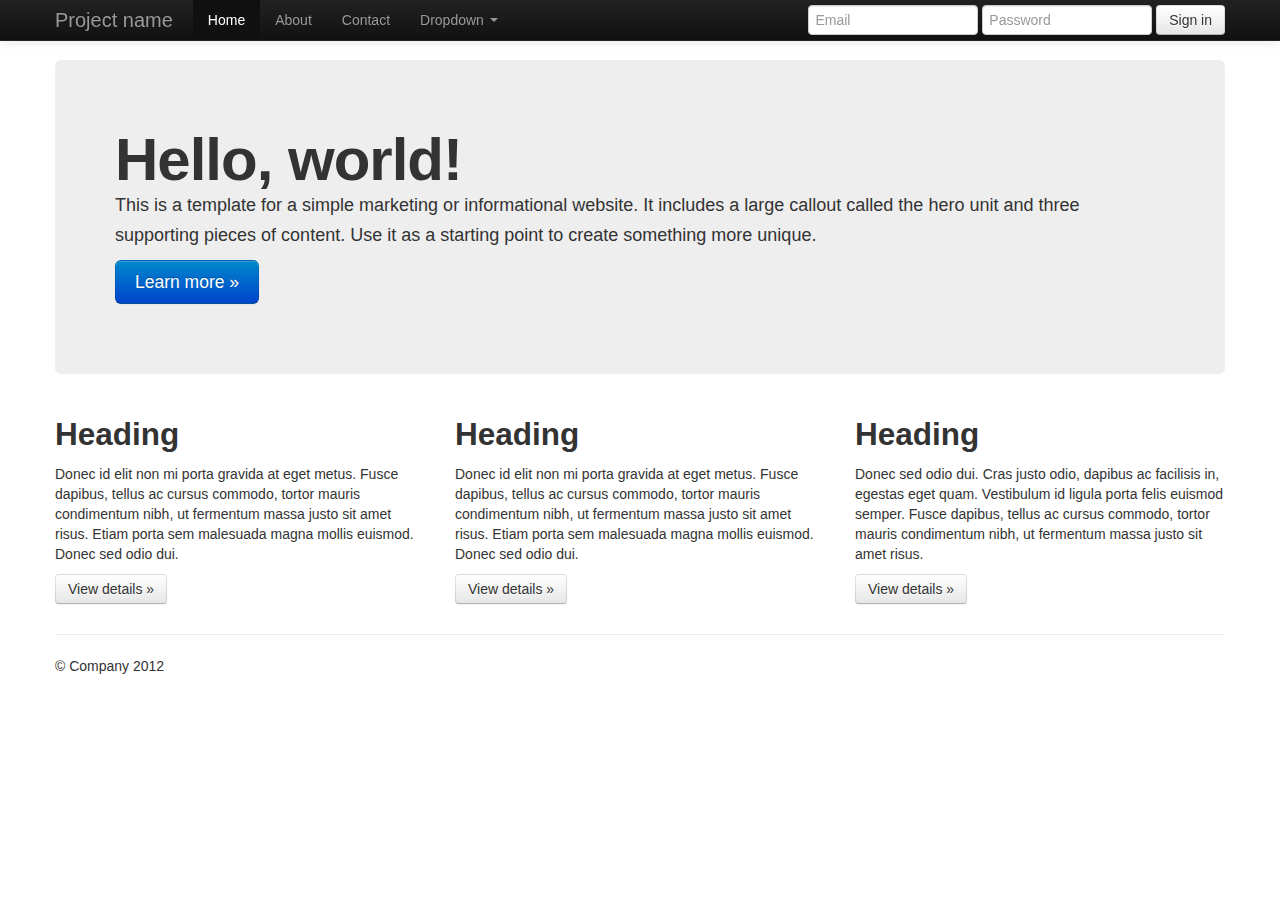
<file: static/index.html>
<!DOCTYPE html>
<!--[if lt IE 7]>      <html class="no-js lt-ie9 lt-ie8 lt-ie7"> <![endif]-->
<!--[if IE 7]>         <html class="no-js lt-ie9 lt-ie8"> <![endif]-->
<!--[if IE 8]>         <html class="no-js lt-ie9"> <![endif]-->
<!--[if gt IE 8]><!--> <html class="no-js"> <!--<![endif]-->
    <head>
        <meta charset="utf-8">
        <meta http-equiv="X-UA-Compatible" content="IE=edge,chrome=1">
        <title></title>
        <meta name="description" content="">
        <meta name="viewport" content="width=device-width">

        <link rel="stylesheet" href="css/bootstrap.min.css">
        <style>
            body {
                padding-top: 60px;
                padding-bottom: 40px;
            }
        </style>
        <link rel="stylesheet" href="css/bootstrap-responsive.min.css">
        <link rel="stylesheet" href="css/main.css">

        <script src="js/vendor/modernizr-2.6.2-respond-1.1.0.min.js"></script>
    </head>
    <body>
        <!--[if lt IE 7]>
            <p class="chromeframe">You are using an <strong>outdated</strong> browser. Please <a href="http://browsehappy.com/">upgrade your browser</a> or <a href="http://www.google.com/chromeframe/?redirect=true">activate Google Chrome Frame</a> to improve your experience.</p>
        <![endif]-->

        <!-- This code is taken from http://twitter.github.com/bootstrap/examples/hero.html -->

        <div class="navbar navbar-inverse navbar-fixed-top">
            <div class="navbar-inner">
                <div class="container">
                    <a class="btn btn-navbar" data-toggle="collapse" data-target=".nav-collapse">
                        <span class="icon-bar"></span>
                        <span class="icon-bar"></span>
                        <span class="icon-bar"></span>
                    </a>
                    <a class="brand" href="#">Project name</a>
                    <div class="nav-collapse collapse">
                        <ul class="nav">
                            <li class="active"><a href="#">Home</a></li>
                            <li><a href="#about">About</a></li>
                            <li><a href="#contact">Contact</a></li>
                            <li class="dropdown">
                                <a href="#" class="dropdown-toggle" data-toggle="dropdown">Dropdown <b class="caret"></b></a>
                                <ul class="dropdown-menu">
                                    <li><a href="#">Action</a></li>
                                    <li><a href="#">Another action</a></li>
                                    <li><a href="#">Something else here</a></li>
                                    <li class="divider"></li>
                                    <li class="nav-header">Nav header</li>
                                    <li><a href="#">Separated link</a></li>
                                    <li><a href="#">One more separated link</a></li>
                                </ul>
                            </li>
                        </ul>
                        <form class="navbar-form pull-right">
                            <input class="span2" type="text" placeholder="Email">
                            <input class="span2" type="password" placeholder="Password">
                            <button type="submit" class="btn">Sign in</button>
                        </form>
                    </div><!--/.nav-collapse -->
                </div>
            </div>
        </div>

        <div class="container">

            <!-- Main hero unit for a primary marketing message or call to action -->
            <div class="hero-unit">
                <h1>Hello, world!</h1>
                <p>This is a template for a simple marketing or informational website. It includes a large callout called the hero unit and three supporting pieces of content. Use it as a starting point to create something more unique.</p>
                <p><a class="btn btn-primary btn-large">Learn more &raquo;</a></p>
            </div>

            <!-- Example row of columns -->
            <div class="row">
                <div class="span4">
                    <h2>Heading</h2>
                    <p>Donec id elit non mi porta gravida at eget metus. Fusce dapibus, tellus ac cursus commodo, tortor mauris condimentum nibh, ut fermentum massa justo sit amet risus. Etiam porta sem malesuada magna mollis euismod. Donec sed odio dui. </p>
                    <p><a class="btn" href="#">View details &raquo;</a></p>
                </div>
                <div class="span4">
                    <h2>Heading</h2>
                    <p>Donec id elit non mi porta gravida at eget metus. Fusce dapibus, tellus ac cursus commodo, tortor mauris condimentum nibh, ut fermentum massa justo sit amet risus. Etiam porta sem malesuada magna mollis euismod. Donec sed odio dui. </p>
                    <p><a class="btn" href="#">View details &raquo;</a></p>
               </div>
                <div class="span4">
                    <h2>Heading</h2>
                    <p>Donec sed odio dui. Cras justo odio, dapibus ac facilisis in, egestas eget quam. Vestibulum id ligula porta felis euismod semper. Fusce dapibus, tellus ac cursus commodo, tortor mauris condimentum nibh, ut fermentum massa justo sit amet risus.</p>
                    <p><a class="btn" href="#">View details &raquo;</a></p>
                </div>
            </div>

            <hr>

            <footer>
                <p>&copy; Company 2012</p>
            </footer>

        </div> <!-- /container -->

        <script src="//ajax.googleapis.com/ajax/libs/jquery/1.9.1/jquery.min.js"></script>
        <script>window.jQuery || document.write('<script src="js/vendor/jquery-1.9.1.min.js"><\/script>')</script>

        <script src="js/vendor/bootstrap.min.js"></script>

        <script src="js/main.js"></script>

        <script>
            var _gaq=[['_setAccount','UA-XXXXX-X'],['_trackPageview']];
            (function(d,t){var g=d.createElement(t),s=d.getElementsByTagName(t)[0];
            g.src=('https:'==location.protocol?'//ssl':'//www')+'.google-analytics.com/ga.js';
            s.parentNode.insertBefore(g,s)}(document,'script'));
        </script>
    </body>
</html>
</file>
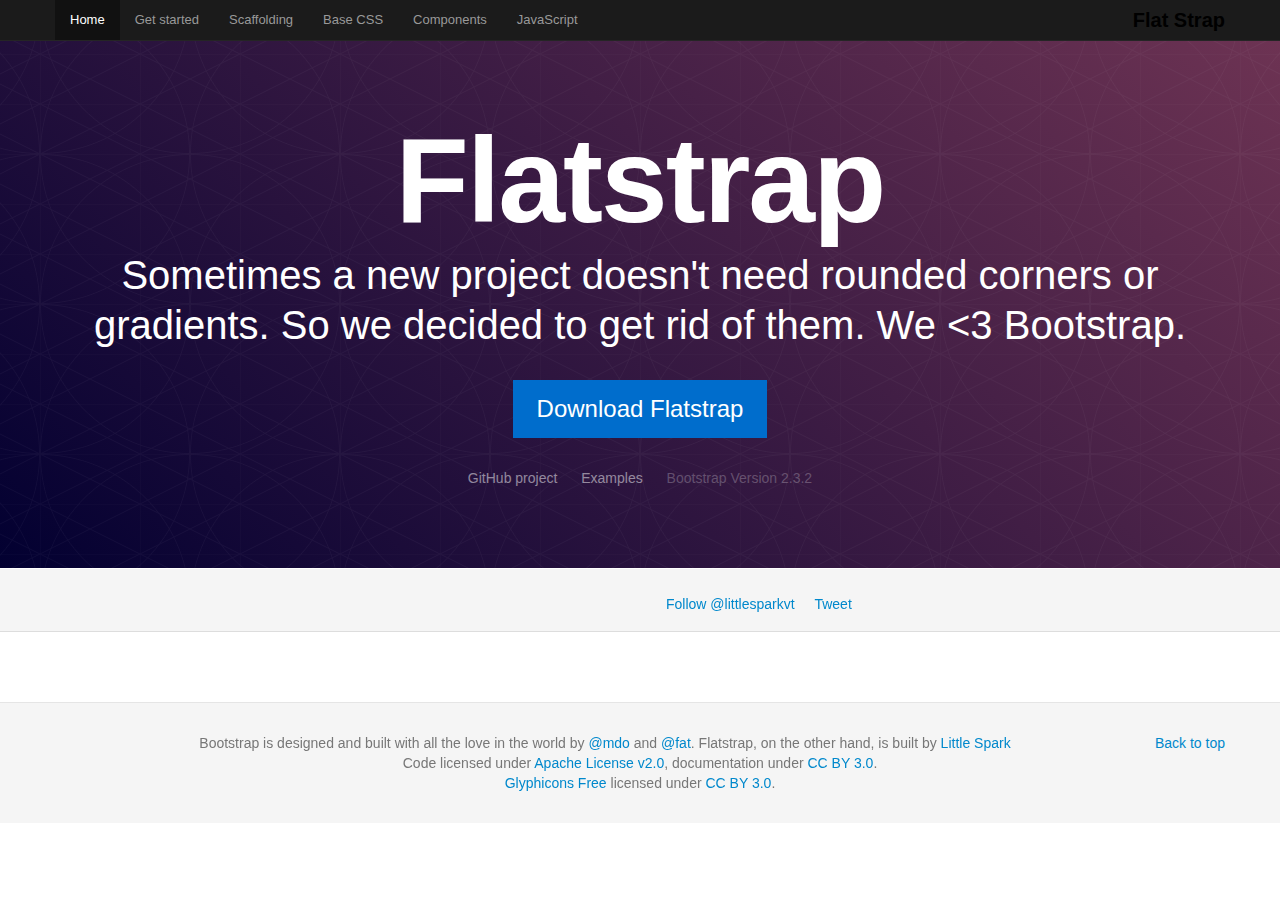
<file: static/flatstrap-master/index.html>
<!DOCTYPE html>
<html lang="en">
  <head>
    <meta charset="utf-8">
    <title>Flatstrap by Littlesparkvt.com</title>
    <meta name="viewport" content="width=device-width, initial-scale=1.0">
    <meta name="description" content="Flatstrap by Littlesparkvt.com">
    <meta name="author" content="littlesparkvt.com">

    <!-- Le styles -->
    <link href="assets/css/bootstrap.css" rel="stylesheet">
    <link href="assets/css/bootstrap-responsive.css" rel="stylesheet">
    <link href="assets/css/docs.css" rel="stylesheet">
    <link href="assets/js/google-code-prettify/prettify.css" rel="stylesheet">

    <!-- Le HTML5 shim, for IE6-8 support of HTML5 elements -->
    <!--[if lt IE 9]>
      <script src="http://html5shim.googlecode.com/svn/trunk/html5.js"></script>
    <![endif]-->

    <!-- Le fav and touch icons -->
    <link rel="shortcut icon" href="assets/ico/favicon.ico">
    <link rel="apple-touch-icon-precomposed" sizes="144x144" href="assets/ico/apple-touch-icon-144-precomposed.png">
    <link rel="apple-touch-icon-precomposed" sizes="114x114" href="assets/ico/apple-touch-icon-114-precomposed.png">
    <link rel="apple-touch-icon-precomposed" sizes="72x72" href="assets/ico/apple-touch-icon-72-precomposed.png">
    <link rel="apple-touch-icon-precomposed" href="assets/ico/apple-touch-icon-57-precomposed.png">

  </head>

  <body data-spy="scroll" data-target=".bs-docs-sidebar">

    <!-- Navbar
    ================================================== -->
    <div class="navbar navbar-inverse navbar-fixed-top">
      <div class="navbar-inner">
        <div class="container">
          <button type="button" class="btn btn-navbar" data-toggle="collapse" data-target=".nav-collapse">
            <span class="icon-bar"></span>
            <span class="icon-bar"></span>
            <span class="icon-bar"></span>
          </button>
          <a class="brand" href="./index.html">Flat Strap</a>
          <div class="nav-collapse collapse">
            <ul class="nav">
              <li class="active">
                <a href="./index.html">Home</a>
              </li>
              <li class="">
                <a href="./getting-started.html">Get started</a>
              </li>
              <li class="">
                <a href="./scaffolding.html">Scaffolding</a>
              </li>
              <li class="">
                <a href="./base-css.html">Base CSS</a>
              </li>
              <li class="">
                <a href="./components.html">Components</a>
              </li>
              <li class="">
                <a href="./javascript.html">JavaScript</a>
              </li>
            </ul>
          </div>
        </div>
      </div>
    </div>

<div class="jumbotron masthead">
  <div class="container">
    <h1>Flatstrap</h1>
    <p>Sometimes a new project doesn't need rounded corners or gradients. So we decided to get rid of them. We <3 Bootstrap.</p>
    <p>
      <a href="https://github.com/littlesparkvt/flatstrap/archive/master.zip" class="btn btn-primary btn-large" >Download Flatstrap </a>
    </p>
    <ul class="masthead-links">
      <li>
        <a href="https://github.com/littlesparkvt/flatstrap" >GitHub project</a>
      </li>
      <li>
        <a href="./getting-started.html#examples" >Examples</a>
      </li>
      <li>
        Bootstrap Version 2.3.2
      </li>
    </ul>
  </div>
</div>

<div class="bs-docs-social">
  <div class="container">
    <ul class="bs-docs-social-buttons">
      <li>
        <iframe class="github-btn" src="http://ghbtns.com/github-btn.html?user=littlesparkvt&repo=flatstrap&type=watch&count=true" allowtransparency="true" frameborder="0" scrolling="0" width="100px" height="20px"></iframe>
      </li>
      <li>
        <iframe class="github-btn" src="http://ghbtns.com/github-btn.html?user=littlesparkvt&repo=flatstrap&type=fork&count=true" allowtransparency="true" frameborder="0" scrolling="0" width="98px" height="20px"></iframe>
      </li>
      <li class="follow-btn">
        <a href="https://twitter.com/littlesparkvt" class="twitter-follow-button" data-link-color="#0069D6" data-show-count="true">Follow @littlesparkvt</a>
      </li>
      <li class="tweet-btn">
        <a href="https://twitter.com/share" class="twitter-share-button" data-url="https://github.com/littlesparkvt/flatstrap" data-count="horizontal" data-via="littlesparkvt" data-related="mdo:FlatStrap, the flat Bootstrap">Tweet</a>
      </li>
    </ul>
  </div>
</div>




    <!-- Footer
    ================================================== -->
    <footer class="footer">
      <div class="container">
        <p class="pull-right"><a href="#">Back to top</a></p>
        <p>Bootstrap is designed and built with all the love in the world by <a href="http://twitter.com/mdo" target="_blank">@mdo</a> and <a href="http://twitter.com/fat" target="_blank">@fat</a>. Flatstrap, on the other hand, is built by <a href="http://www.littlesparkvt.com">Little Spark</a></p>
        <p>Code licensed under <a href="http://www.apache.org/licenses/LICENSE-2.0" target="_blank">Apache License v2.0</a>, documentation under <a href="http://creativecommons.org/licenses/by/3.0/">CC BY 3.0</a>.</p>
        <p><a href="http://glyphicons.com">Glyphicons Free</a> licensed under <a href="http://creativecommons.org/licenses/by/3.0/">CC BY 3.0</a>.</p>
      </div>
    </footer>



    <!-- Le javascript
    ================================================== -->
    <!-- Placed at the end of the document so the pages load faster -->
    <script type="text/javascript" src="http://platform.twitter.com/widgets.js"></script>
    <script src="assets/js/jquery.js"></script>
    <script src="assets/js/google-code-prettify/prettify.js"></script>
    <script src="assets/js/bootstrap-transition.js"></script>
    <script src="assets/js/bootstrap-alert.js"></script>
    <script src="assets/js/bootstrap-modal.js"></script>
    <script src="assets/js/bootstrap-dropdown.js"></script>
    <script src="assets/js/bootstrap-scrollspy.js"></script>
    <script src="assets/js/bootstrap-tab.js"></script>
    <script src="assets/js/bootstrap-tooltip.js"></script>
    <script src="assets/js/bootstrap-popover.js"></script>
    <script src="assets/js/bootstrap-button.js"></script>
    <script src="assets/js/bootstrap-collapse.js"></script>
    <script src="assets/js/bootstrap-carousel.js"></script>
    <script src="assets/js/bootstrap-typeahead.js"></script>
    <script src="assets/js/bootstrap-affix.js"></script>
    <script src="assets/js/application.js"></script>

<script type="text/javascript">

  var _gaq = _gaq || [];
  _gaq.push(['_setAccount', 'UA-30702122-1']);
  _gaq.push(['_trackPageview']);

  (function() {
    var ga = document.createElement('script'); ga.type = 'text/javascript'; ga.async = true;
    ga.src = ('https:' == document.location.protocol ? 'https://ssl' : 'http://www') + '.google-analytics.com/ga.js';
    var s = document.getElementsByTagName('script')[0]; s.parentNode.insertBefore(ga, s);
  })();

</script>

  </body>
</html>
</file>
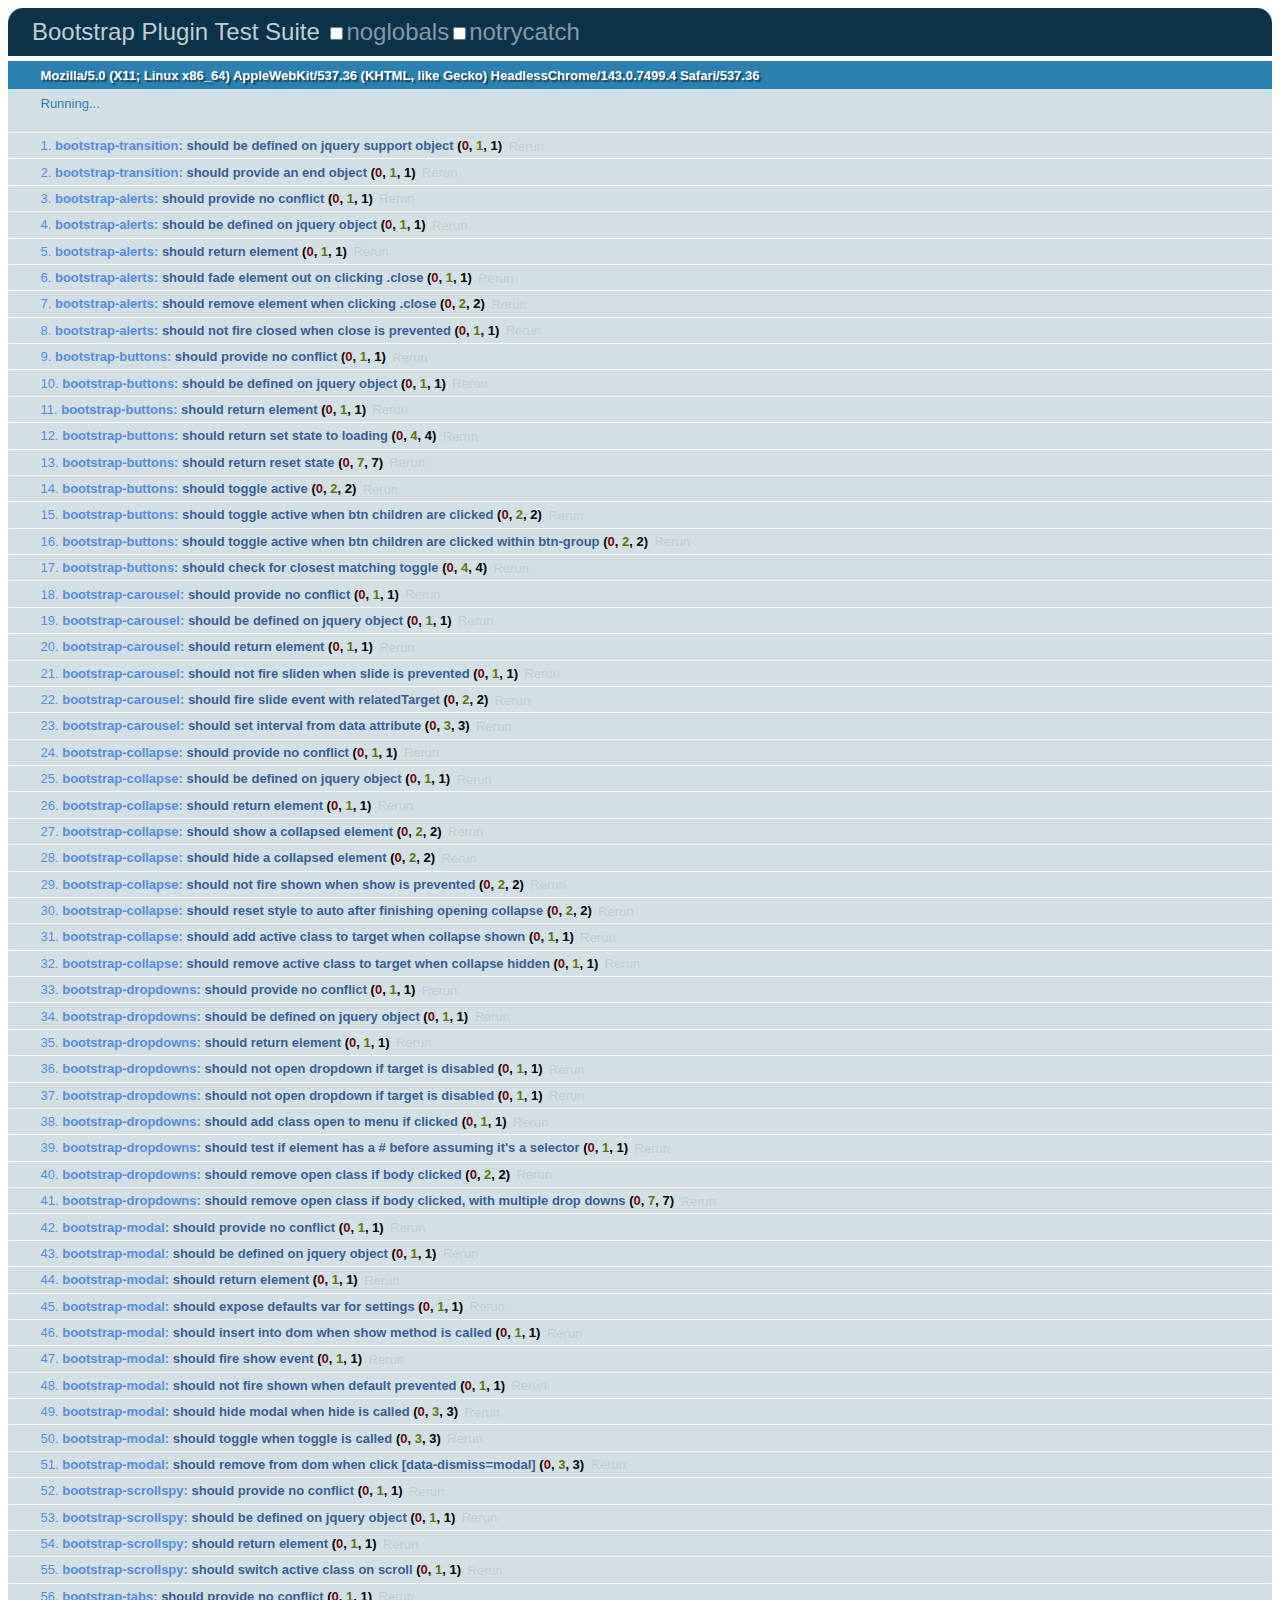
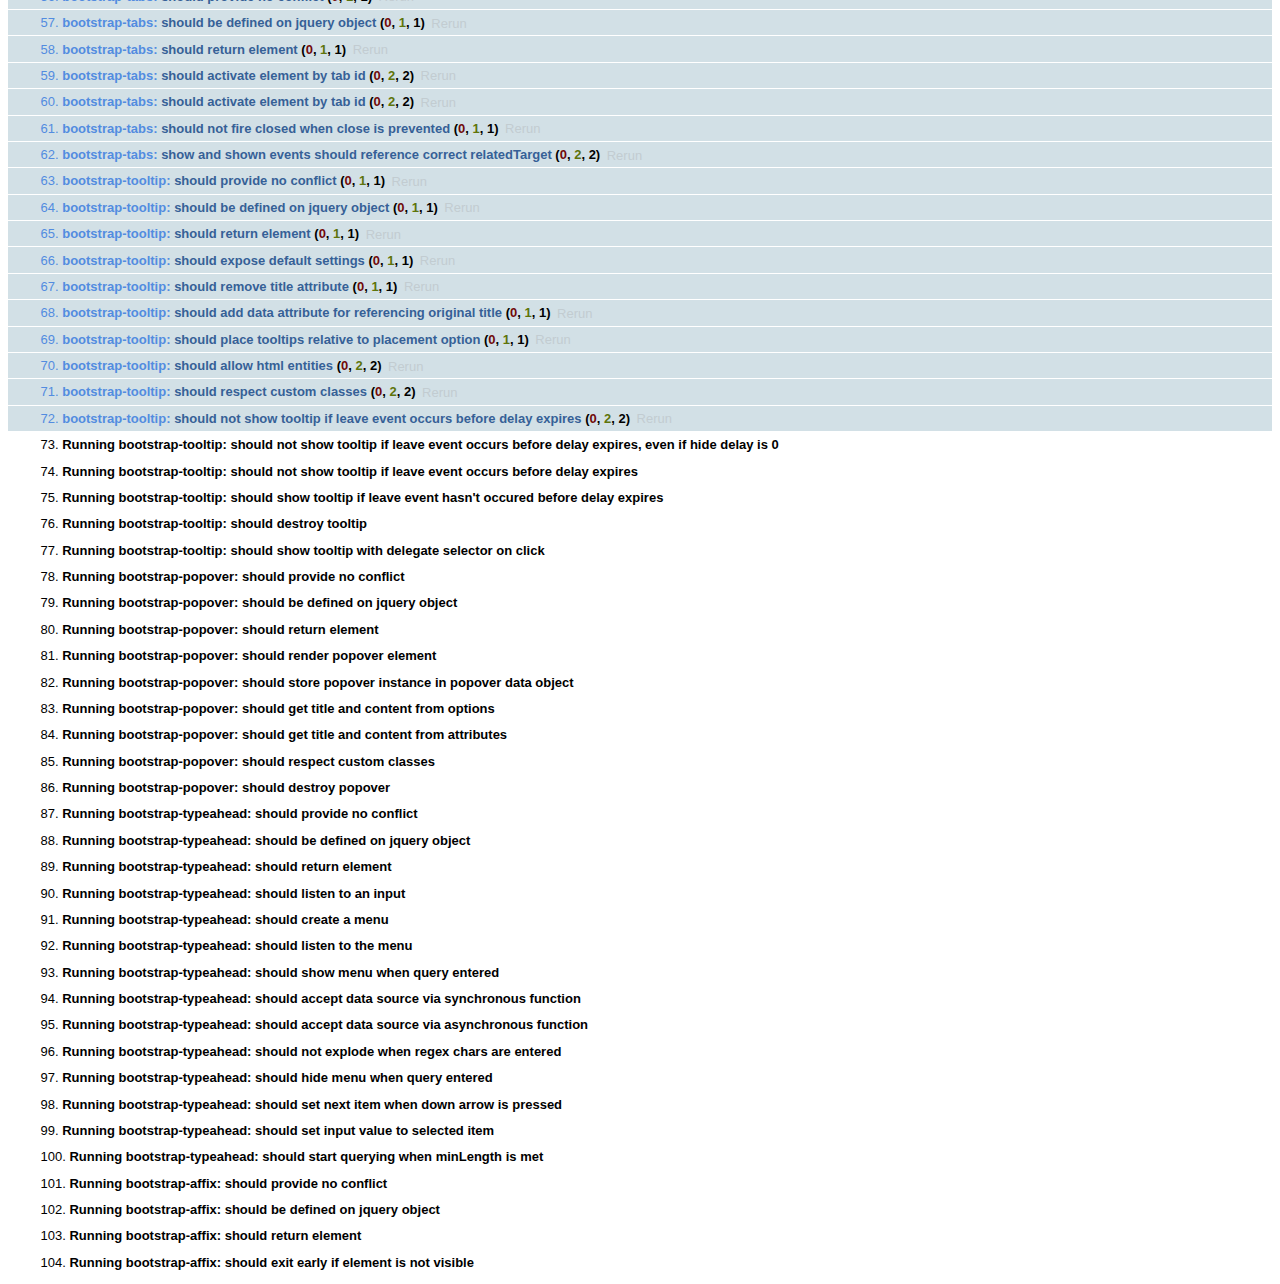
<file: static/flatstrap-master/assets/js/tests/index.html>
<!DOCTYPE HTML>
<html>
<head>
  <title>Bootstrap Plugin Test Suite</title>

  <!-- jquery -->
  <!--<script src="http://code.jquery.com/jquery-1.7.min.js"></script>-->
  <script src="vendor/jquery.js"></script>

  <!-- qunit -->
  <link rel="stylesheet" href="vendor/qunit.css" type="text/css" media="screen" />
  <script src="vendor/qunit.js"></script>

  <!-- phantomjs logging script-->
  <script src="unit/bootstrap-phantom.js"></script>

  <!--  plugin sources -->
  <script src="../../js/bootstrap-transition.js"></script>
  <script src="../../js/bootstrap-alert.js"></script>
  <script src="../../js/bootstrap-button.js"></script>
  <script src="../../js/bootstrap-carousel.js"></script>
  <script src="../../js/bootstrap-collapse.js"></script>
  <script src="../../js/bootstrap-dropdown.js"></script>
  <script src="../../js/bootstrap-modal.js"></script>
  <script src="../../js/bootstrap-scrollspy.js"></script>
  <script src="../../js/bootstrap-tab.js"></script>
  <script src="../../js/bootstrap-tooltip.js"></script>
  <script src="../../js/bootstrap-popover.js"></script>
  <script src="../../js/bootstrap-typeahead.js"></script>
  <script src="../../js/bootstrap-affix.js"></script>

  <!-- unit tests -->
  <script src="unit/bootstrap-transition.js"></script>
  <script src="unit/bootstrap-alert.js"></script>
  <script src="unit/bootstrap-button.js"></script>
  <script src="unit/bootstrap-carousel.js"></script>
  <script src="unit/bootstrap-collapse.js"></script>
  <script src="unit/bootstrap-dropdown.js"></script>
  <script src="unit/bootstrap-modal.js"></script>
  <script src="unit/bootstrap-scrollspy.js"></script>
  <script src="unit/bootstrap-tab.js"></script>
  <script src="unit/bootstrap-tooltip.js"></script>
  <script src="unit/bootstrap-popover.js"></script>
  <script src="unit/bootstrap-typeahead.js"></script>
  <script src="unit/bootstrap-affix.js"></script>
</head>
<body>
  <div>
    <h1 id="qunit-header">Bootstrap Plugin Test Suite</h1>
    <h2 id="qunit-banner"></h2>
    <h2 id="qunit-userAgent"></h2>
    <ol id="qunit-tests"></ol>
    <div id="qunit-fixture"></div>
  </div>
</body>
</html>
</file>
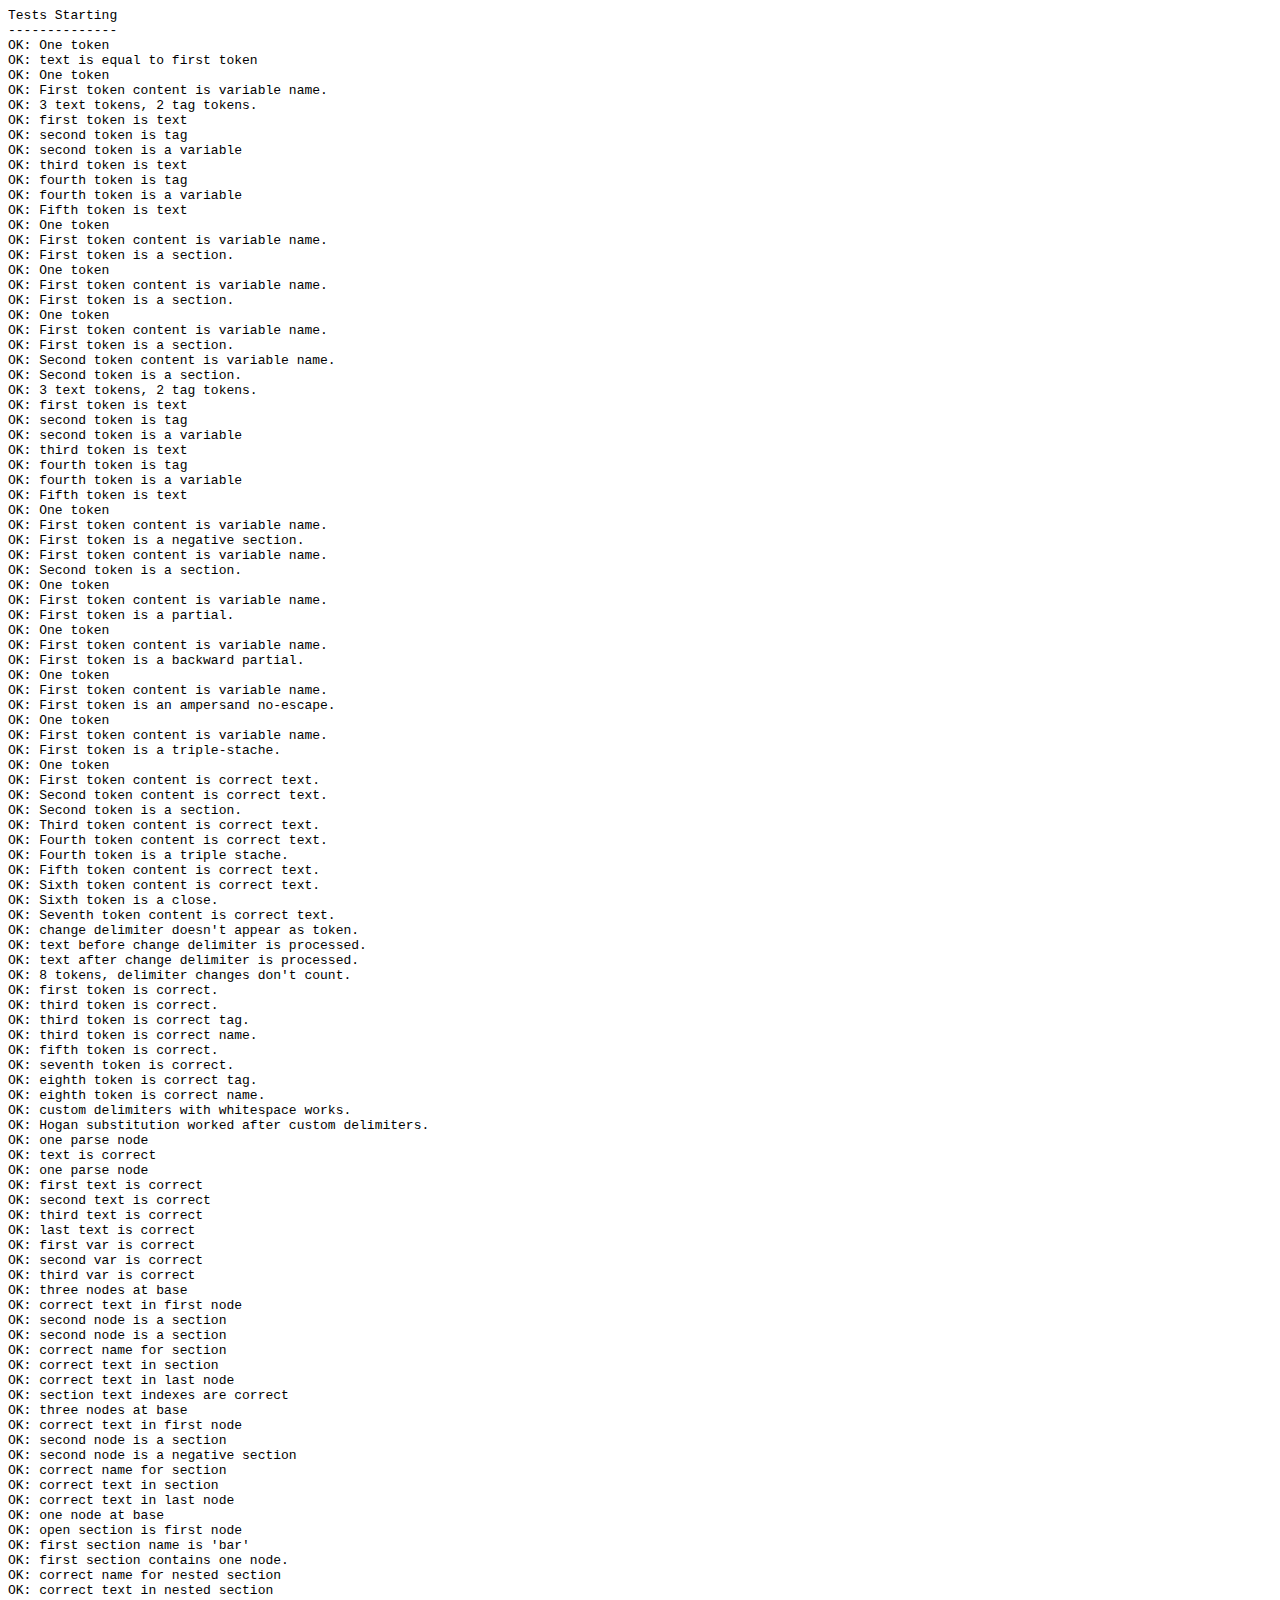
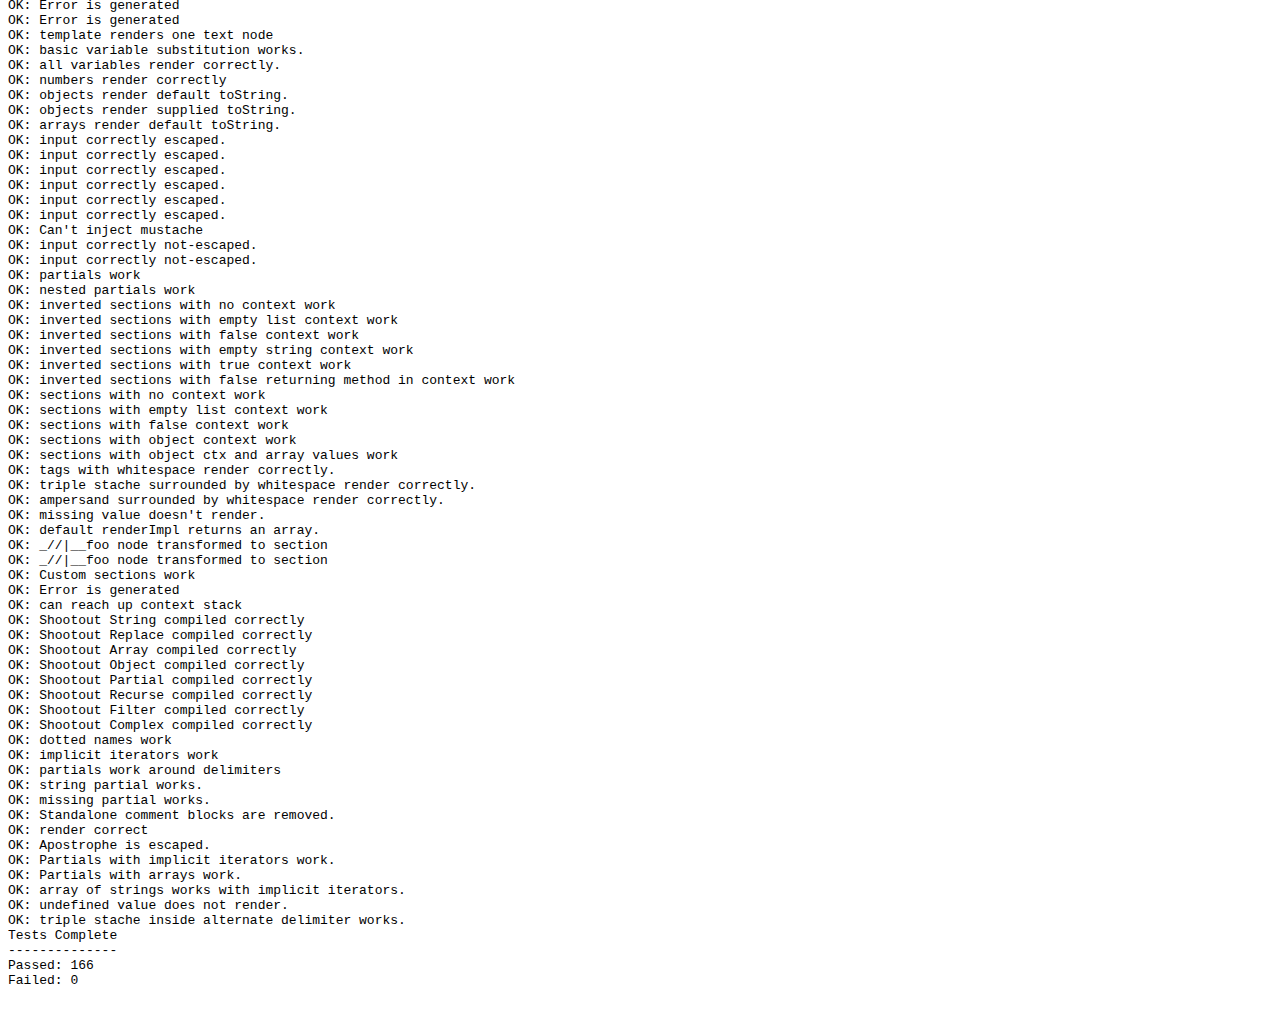
<file: static/flatstrap-master/build/node_modules/hogan.js/test/index.html>
<html>
<head>
	<title>test</title>
	<script src="https://raw.github.com/douglascrockford/JSON-js/master/json2.js"></script>
</head>
<body>
  <code id="console"></code>
  <script>var Hogan = {};</script>
  <script src="../lib/template.js"></script>
  <script src="../lib/compiler.js"></script>
  <script src="./index.js"></script>
</body>
</html>
</file>
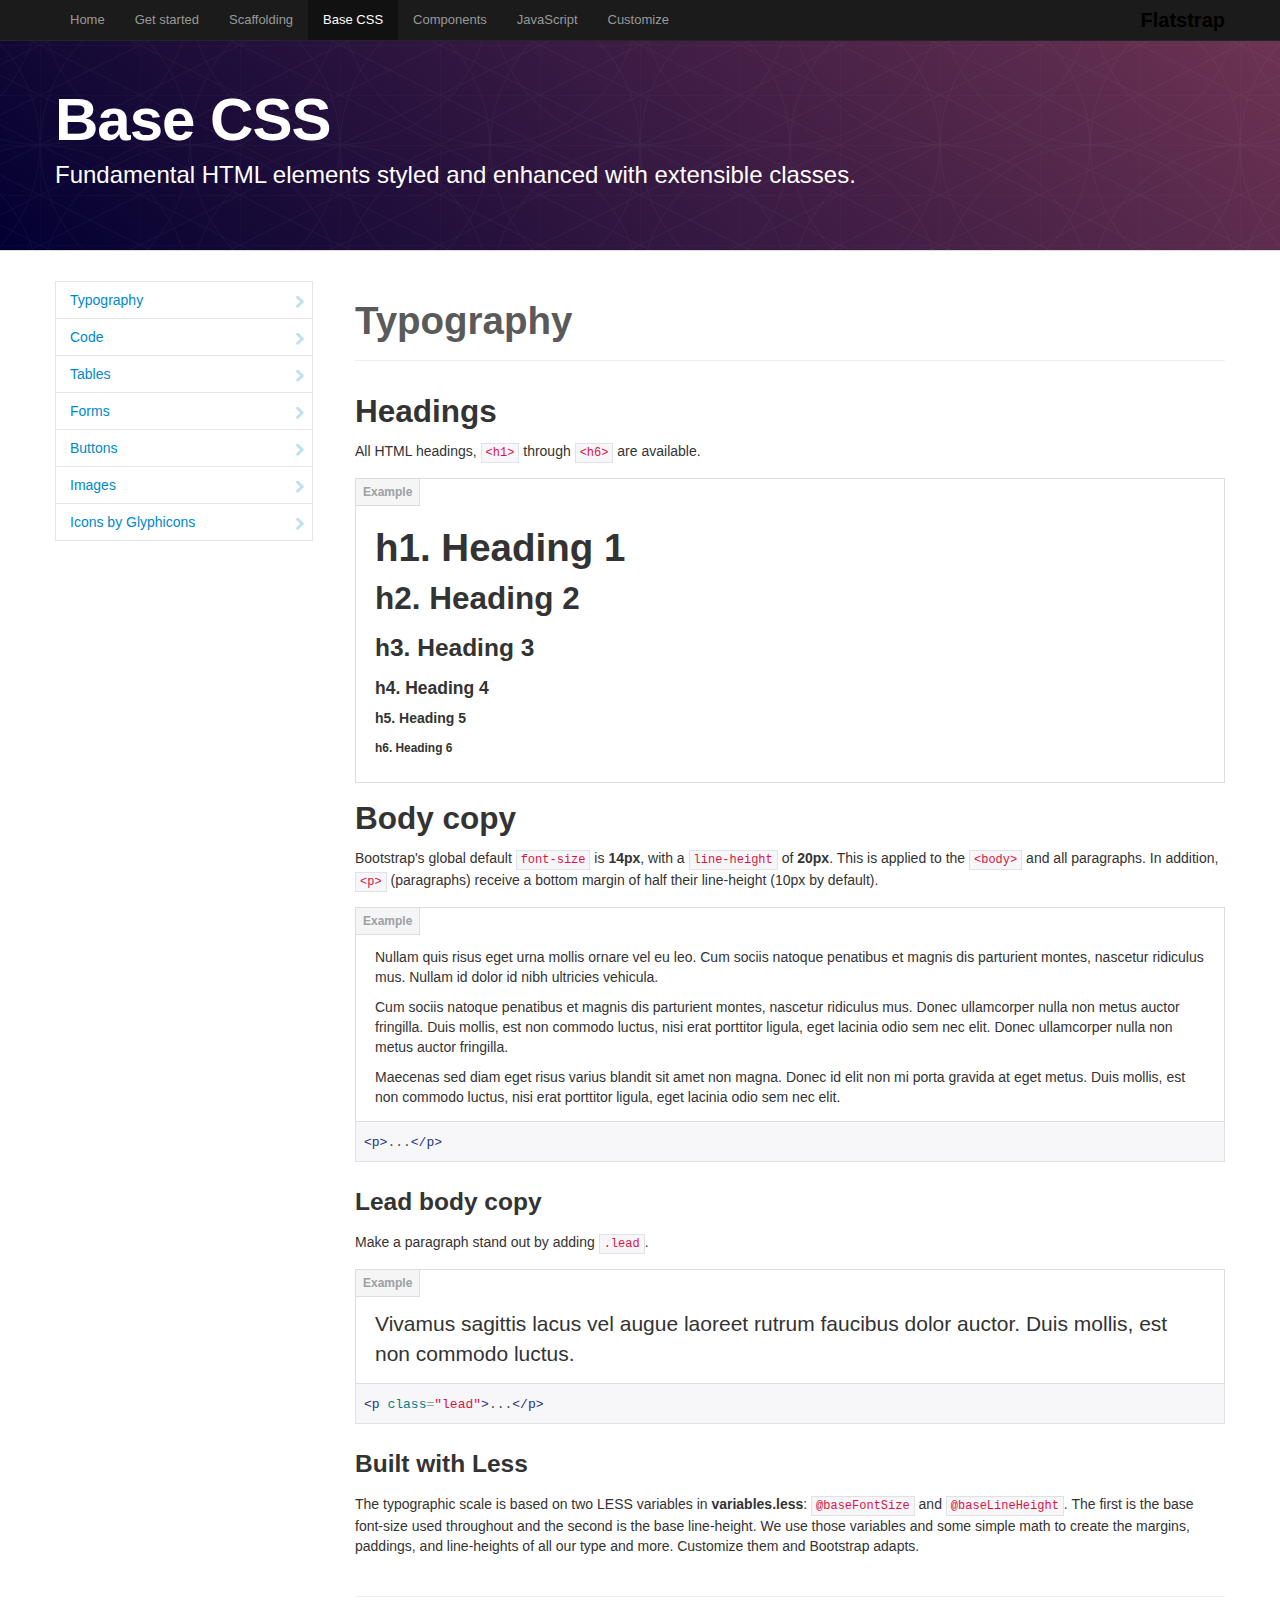
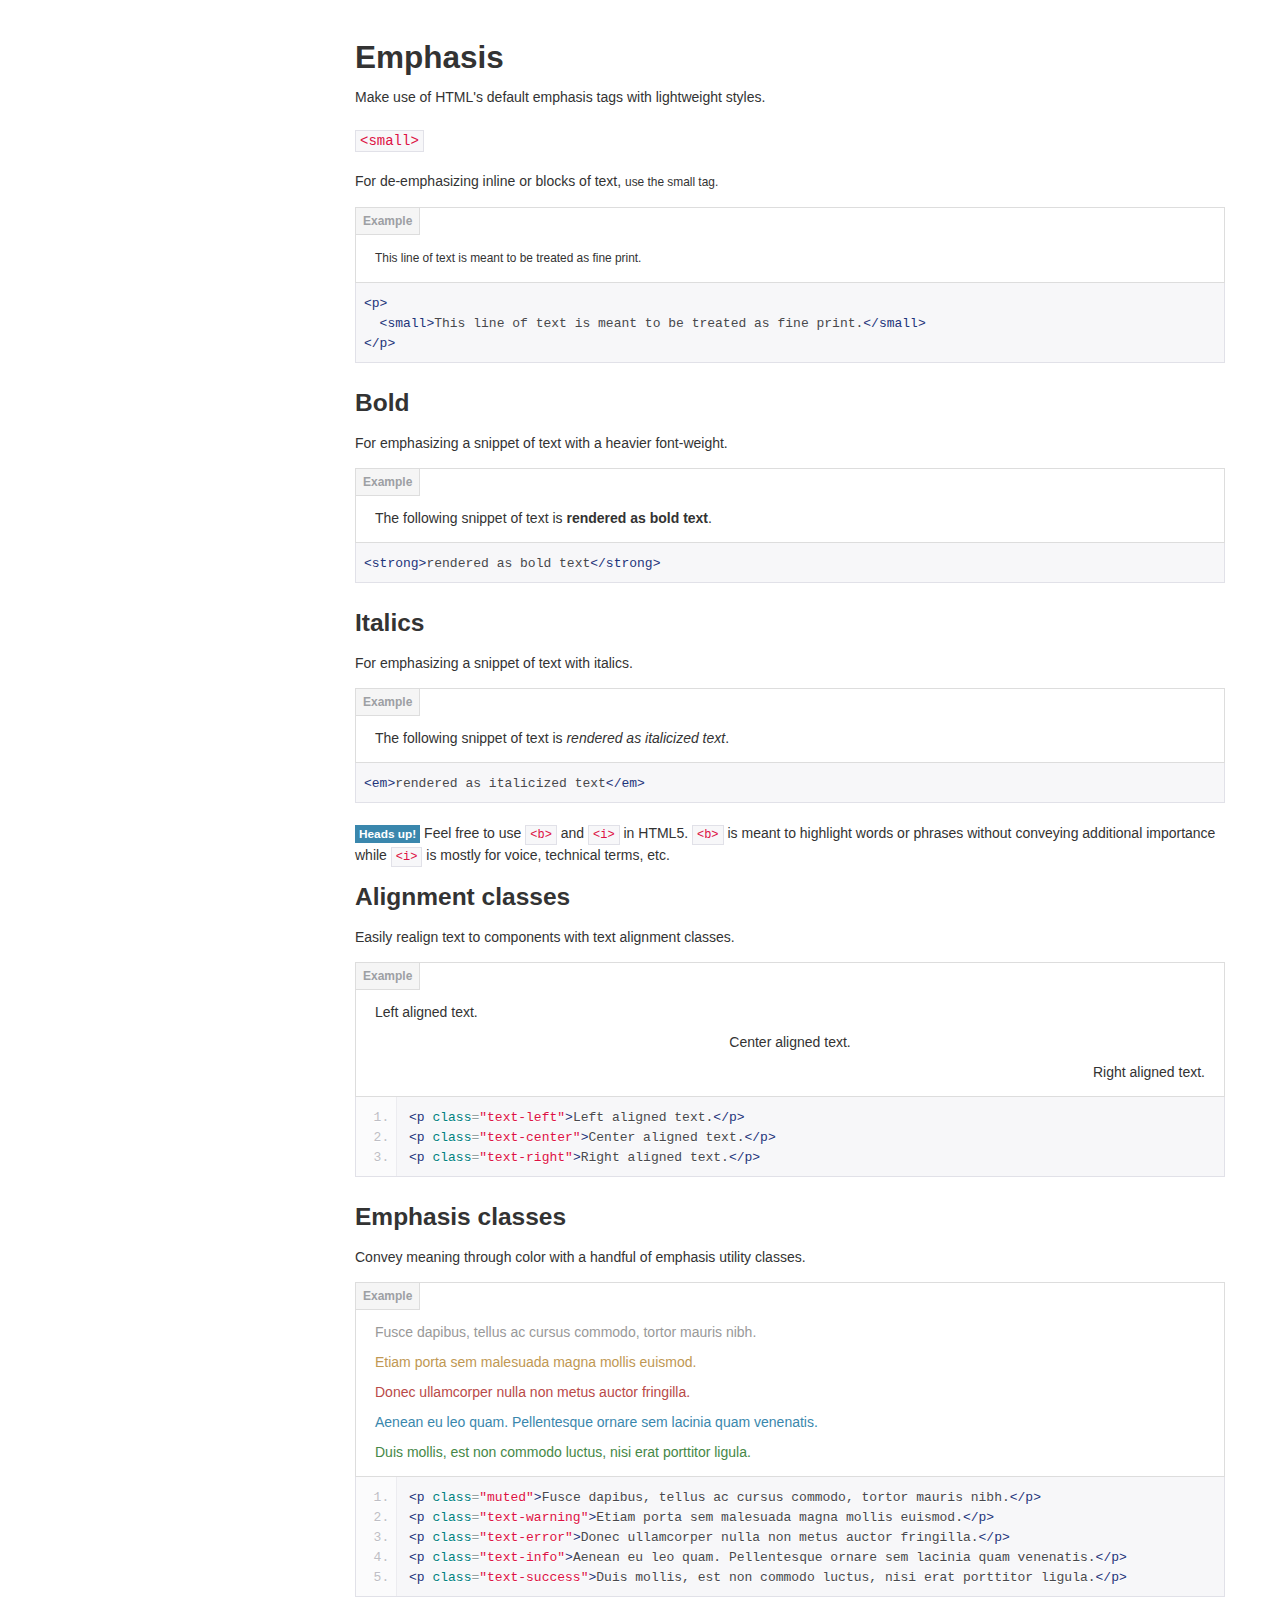
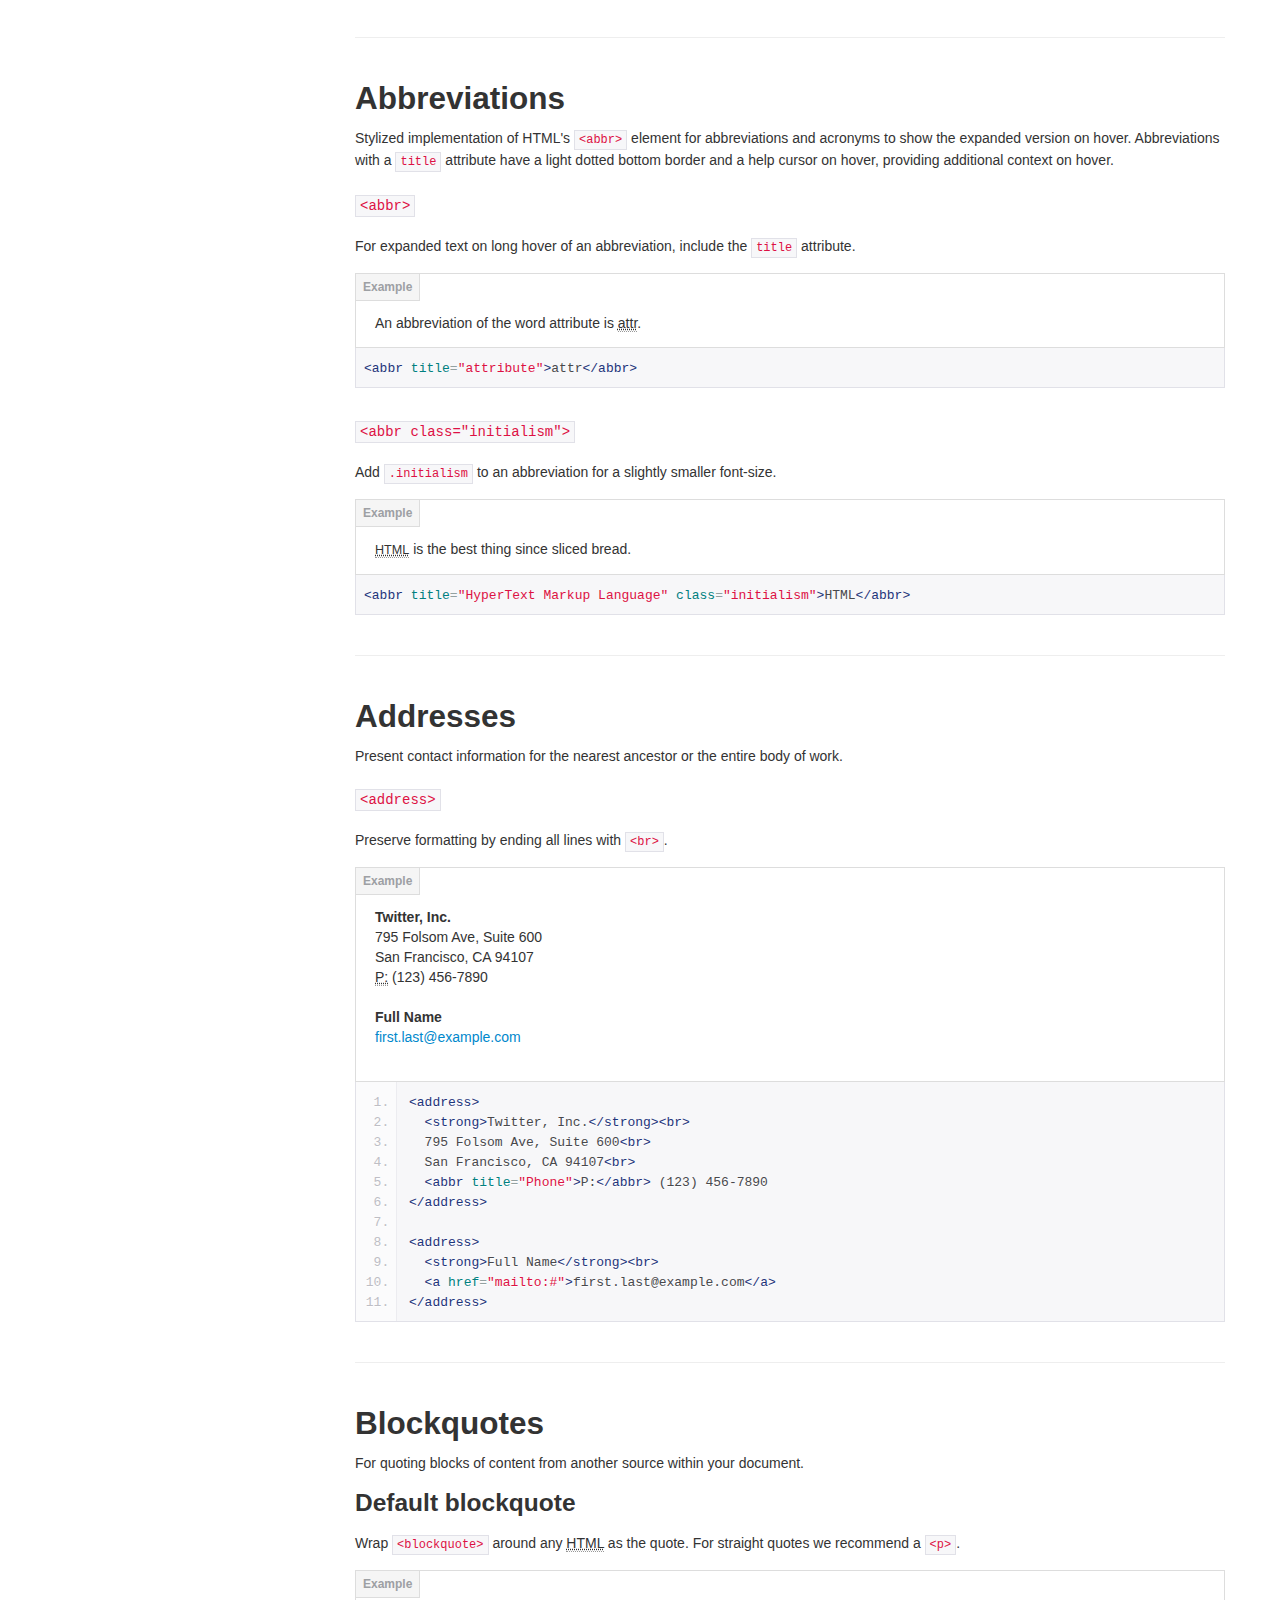
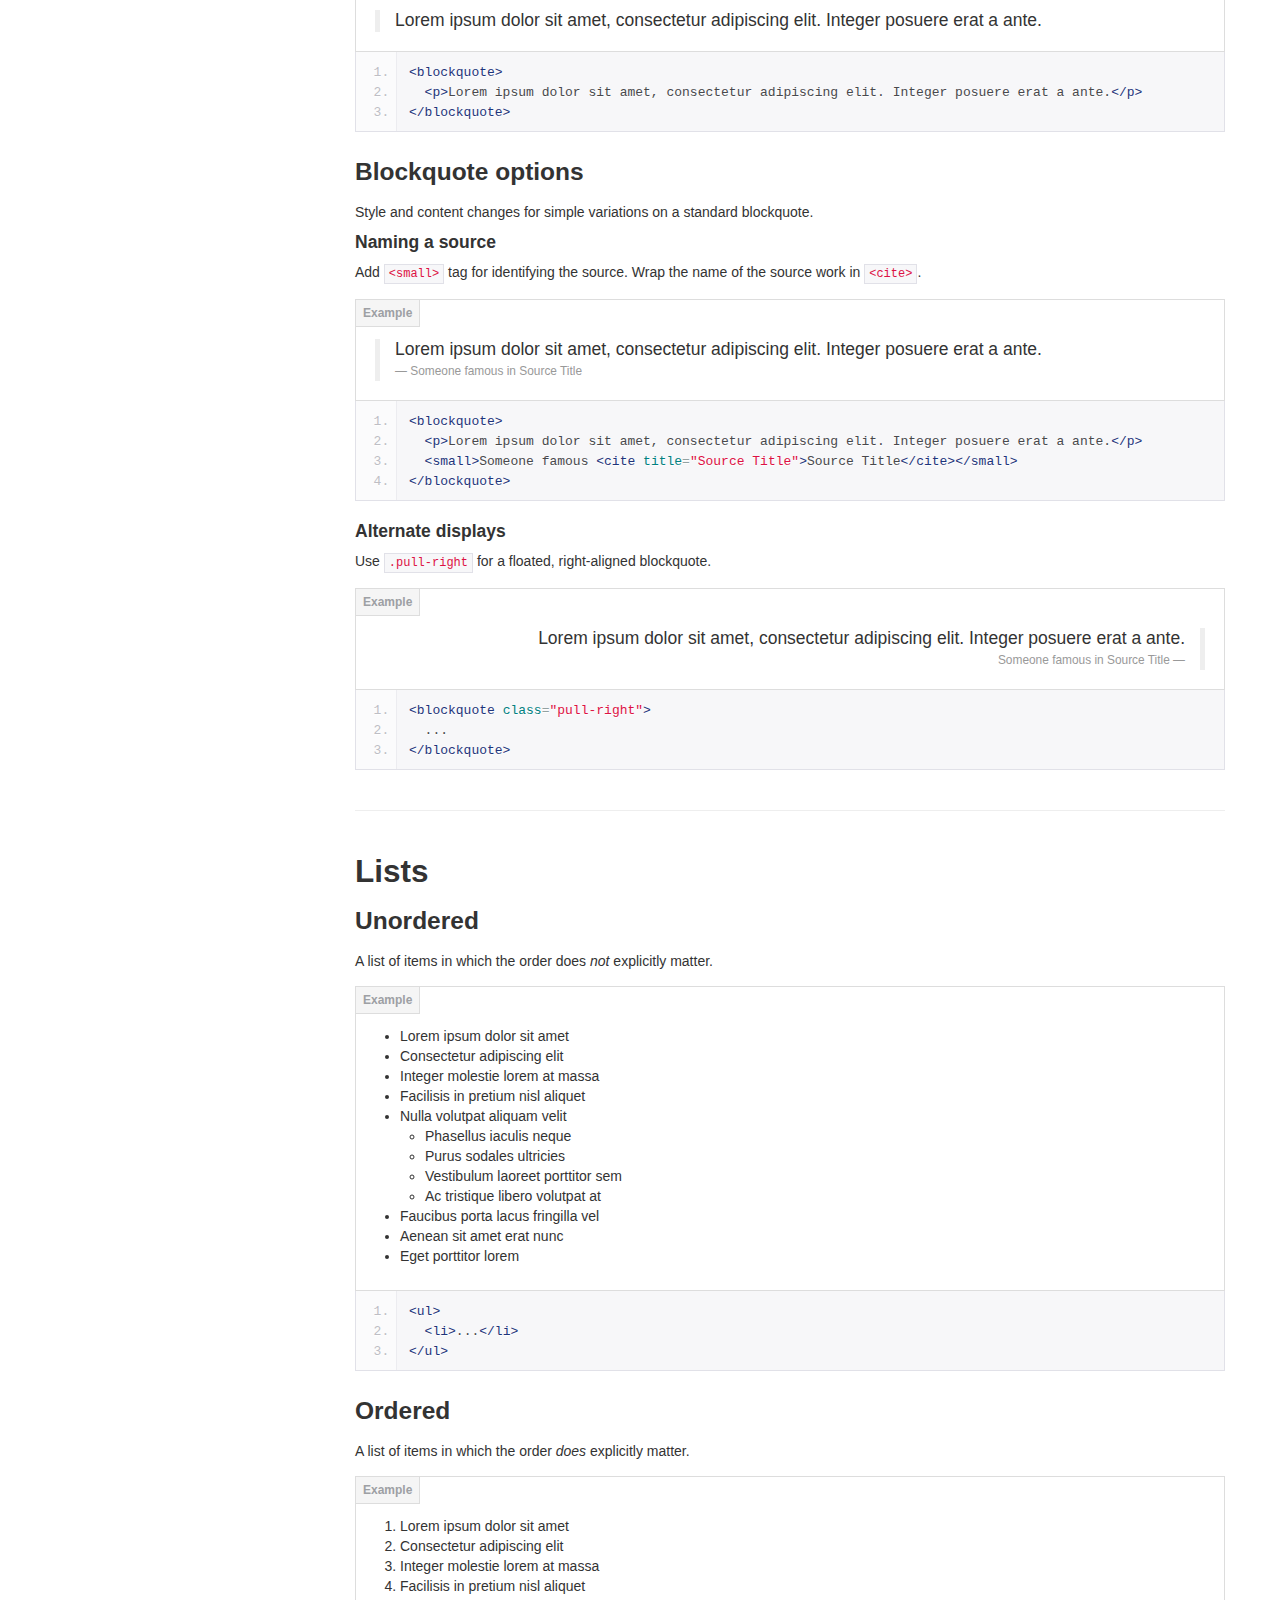
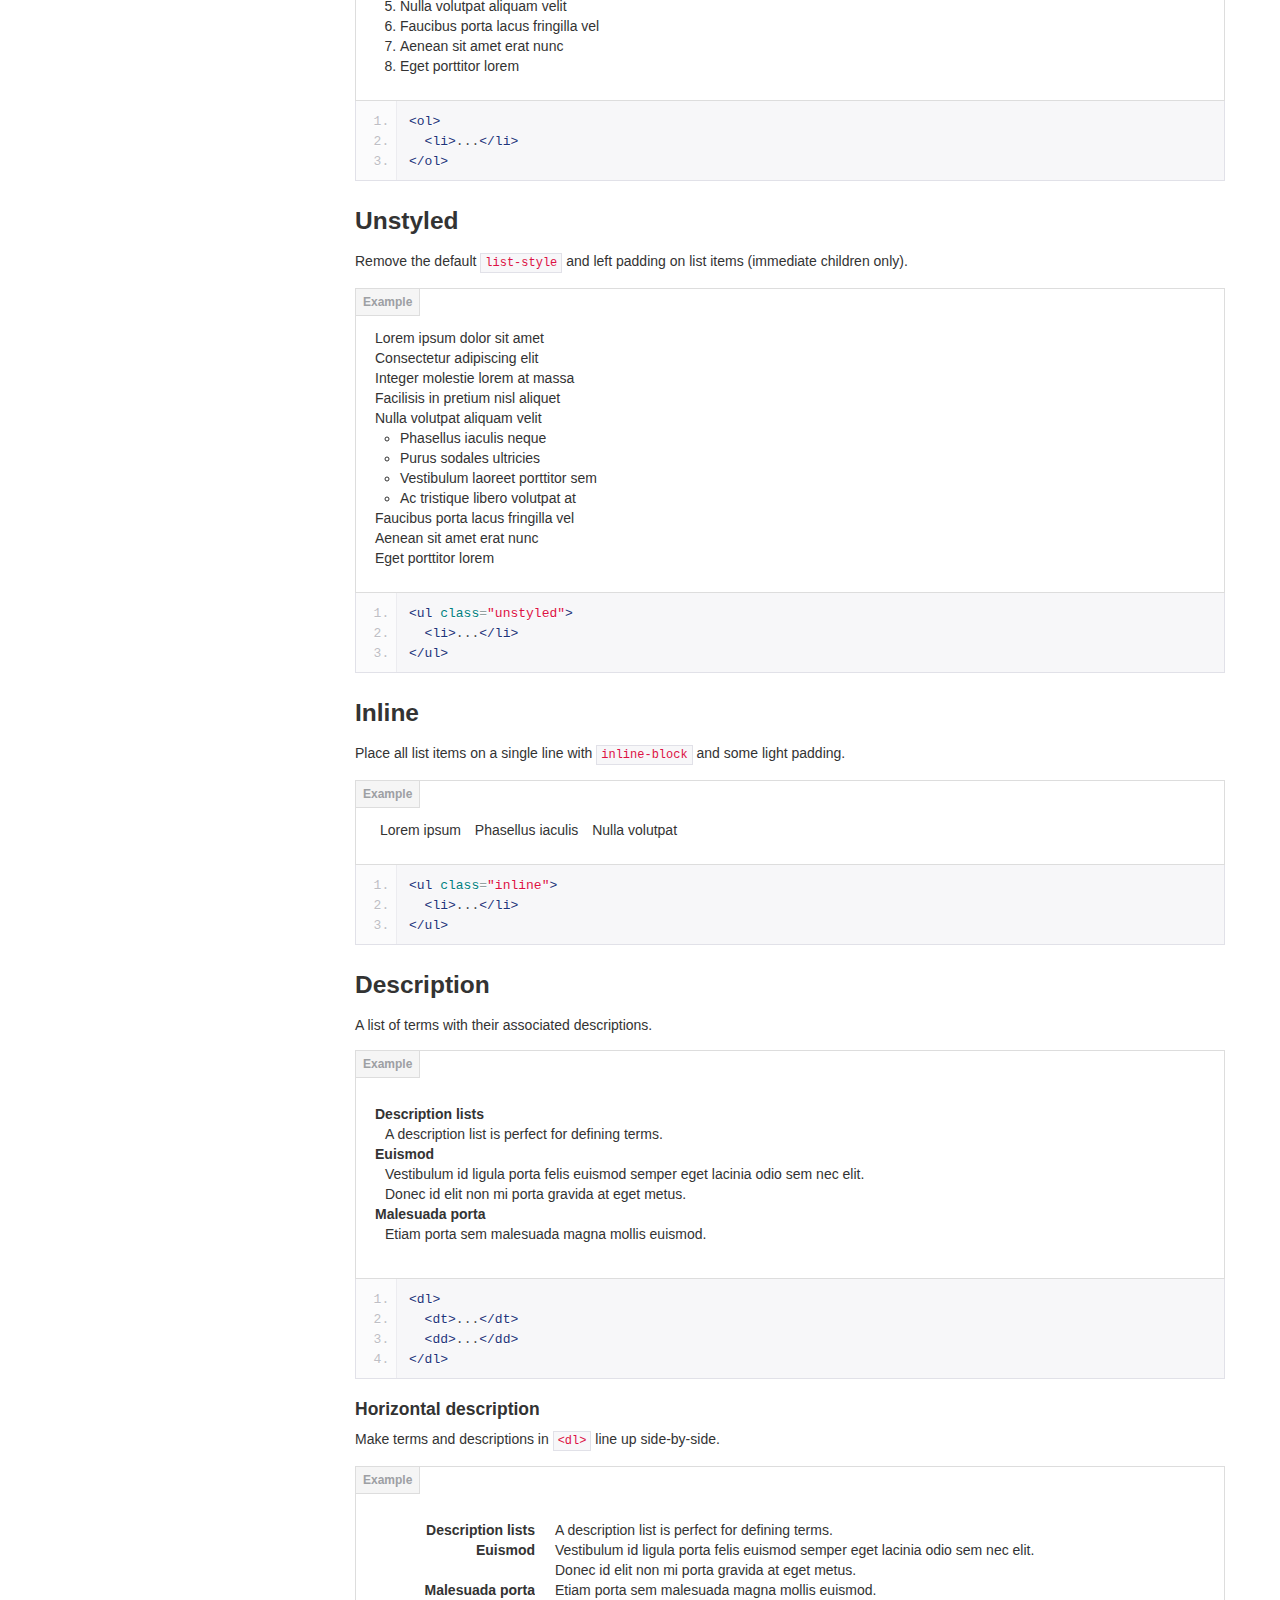
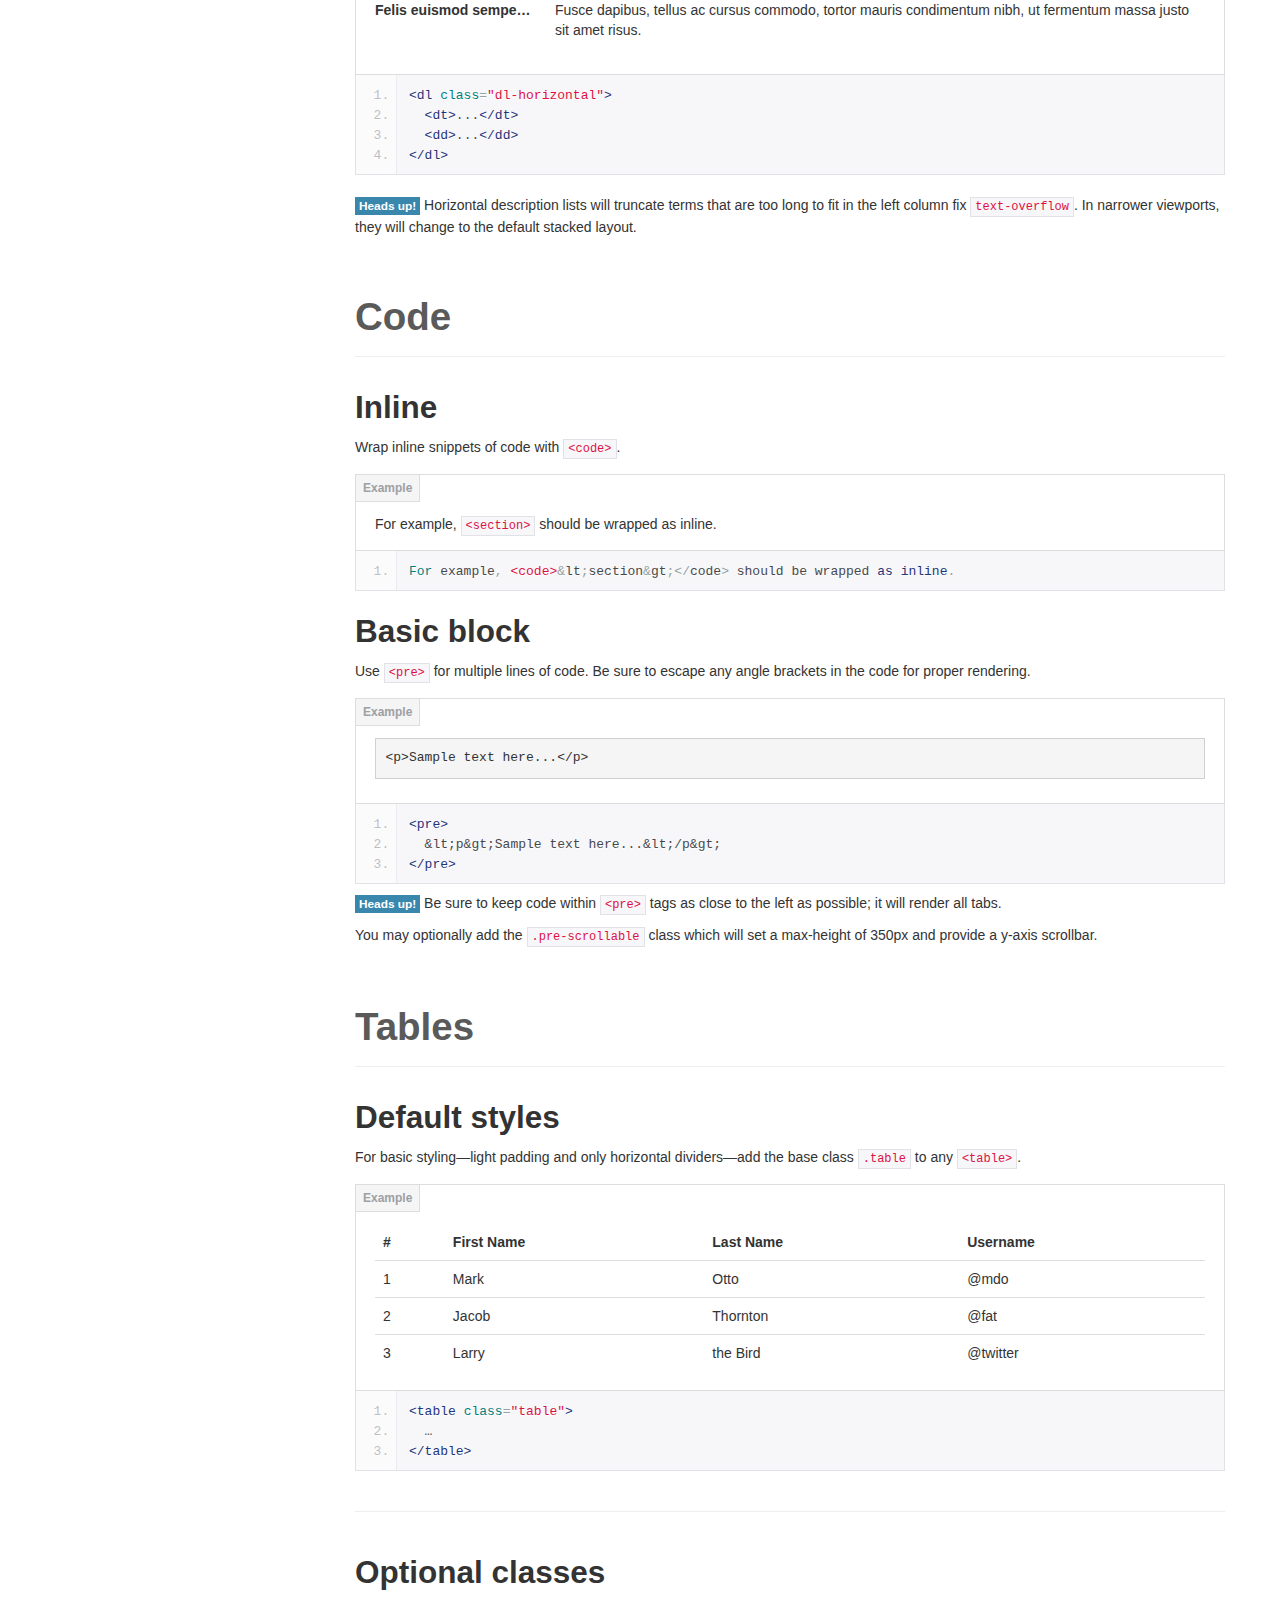
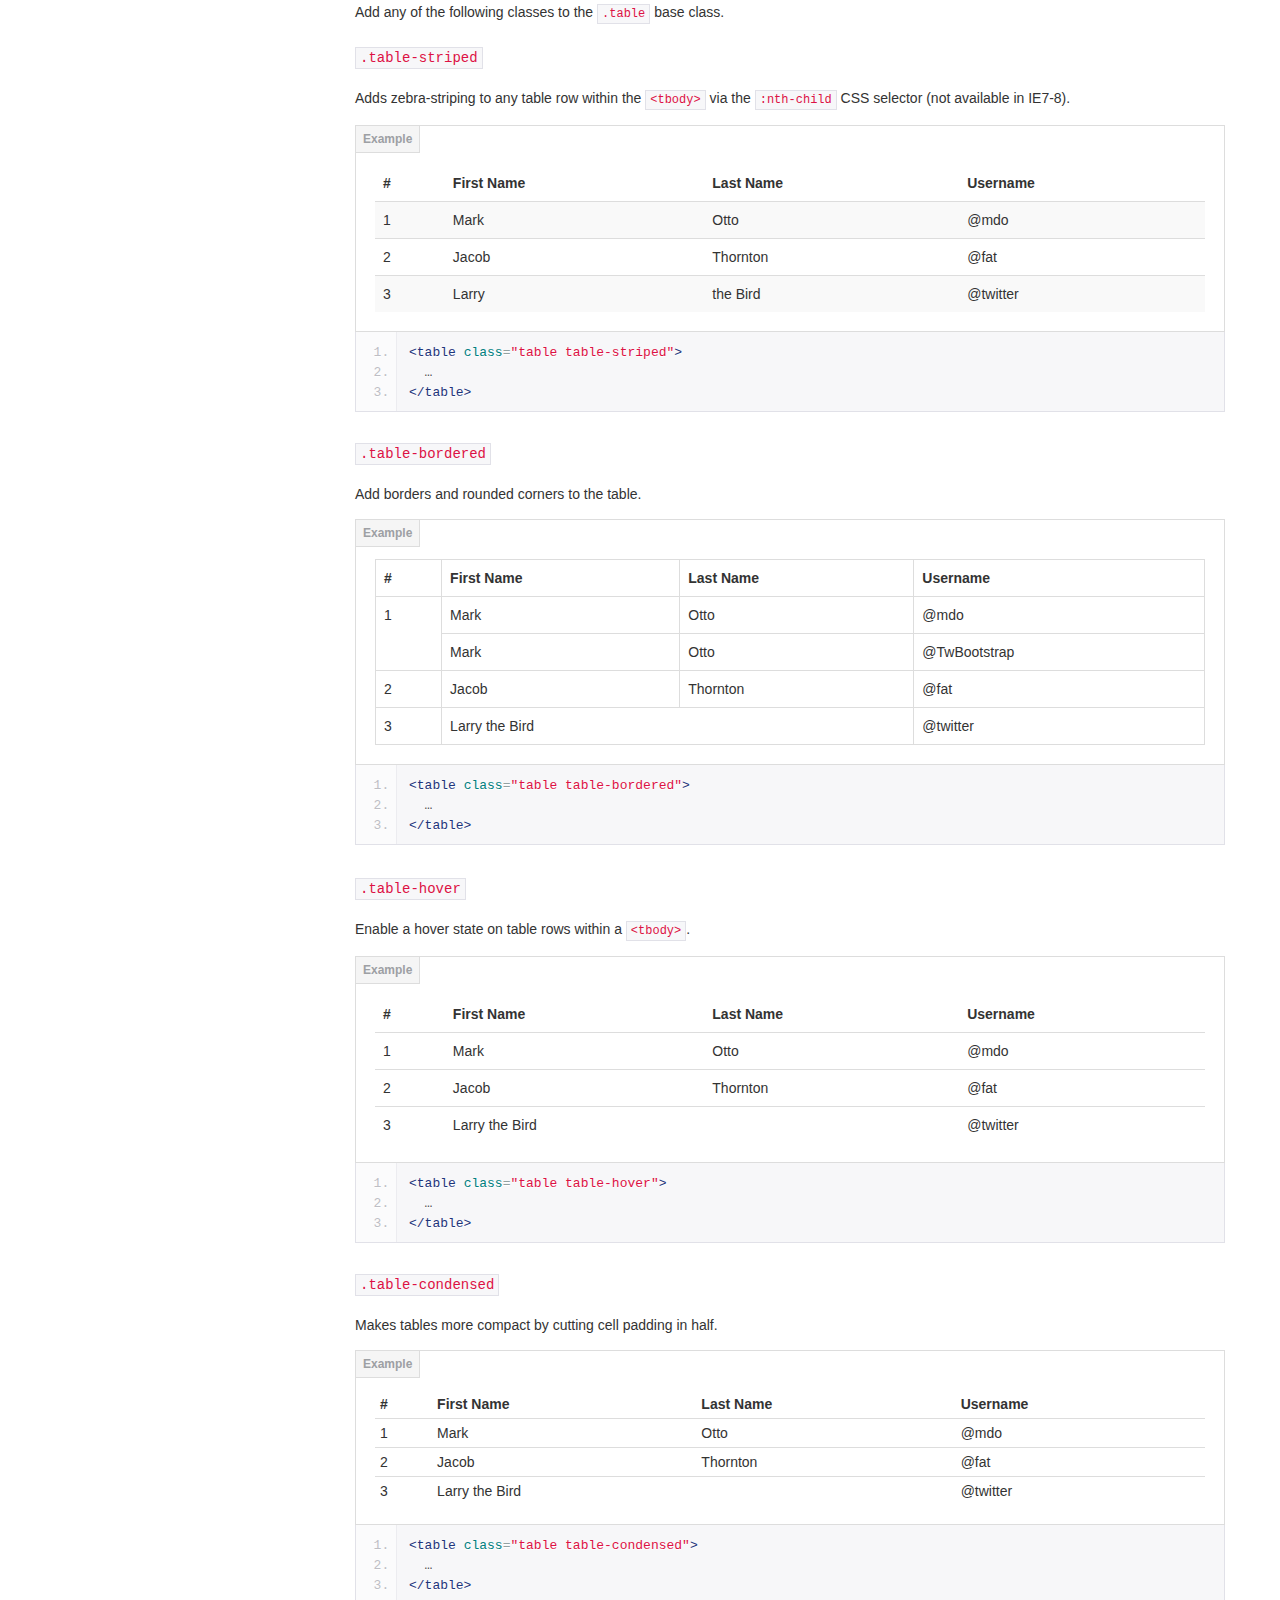
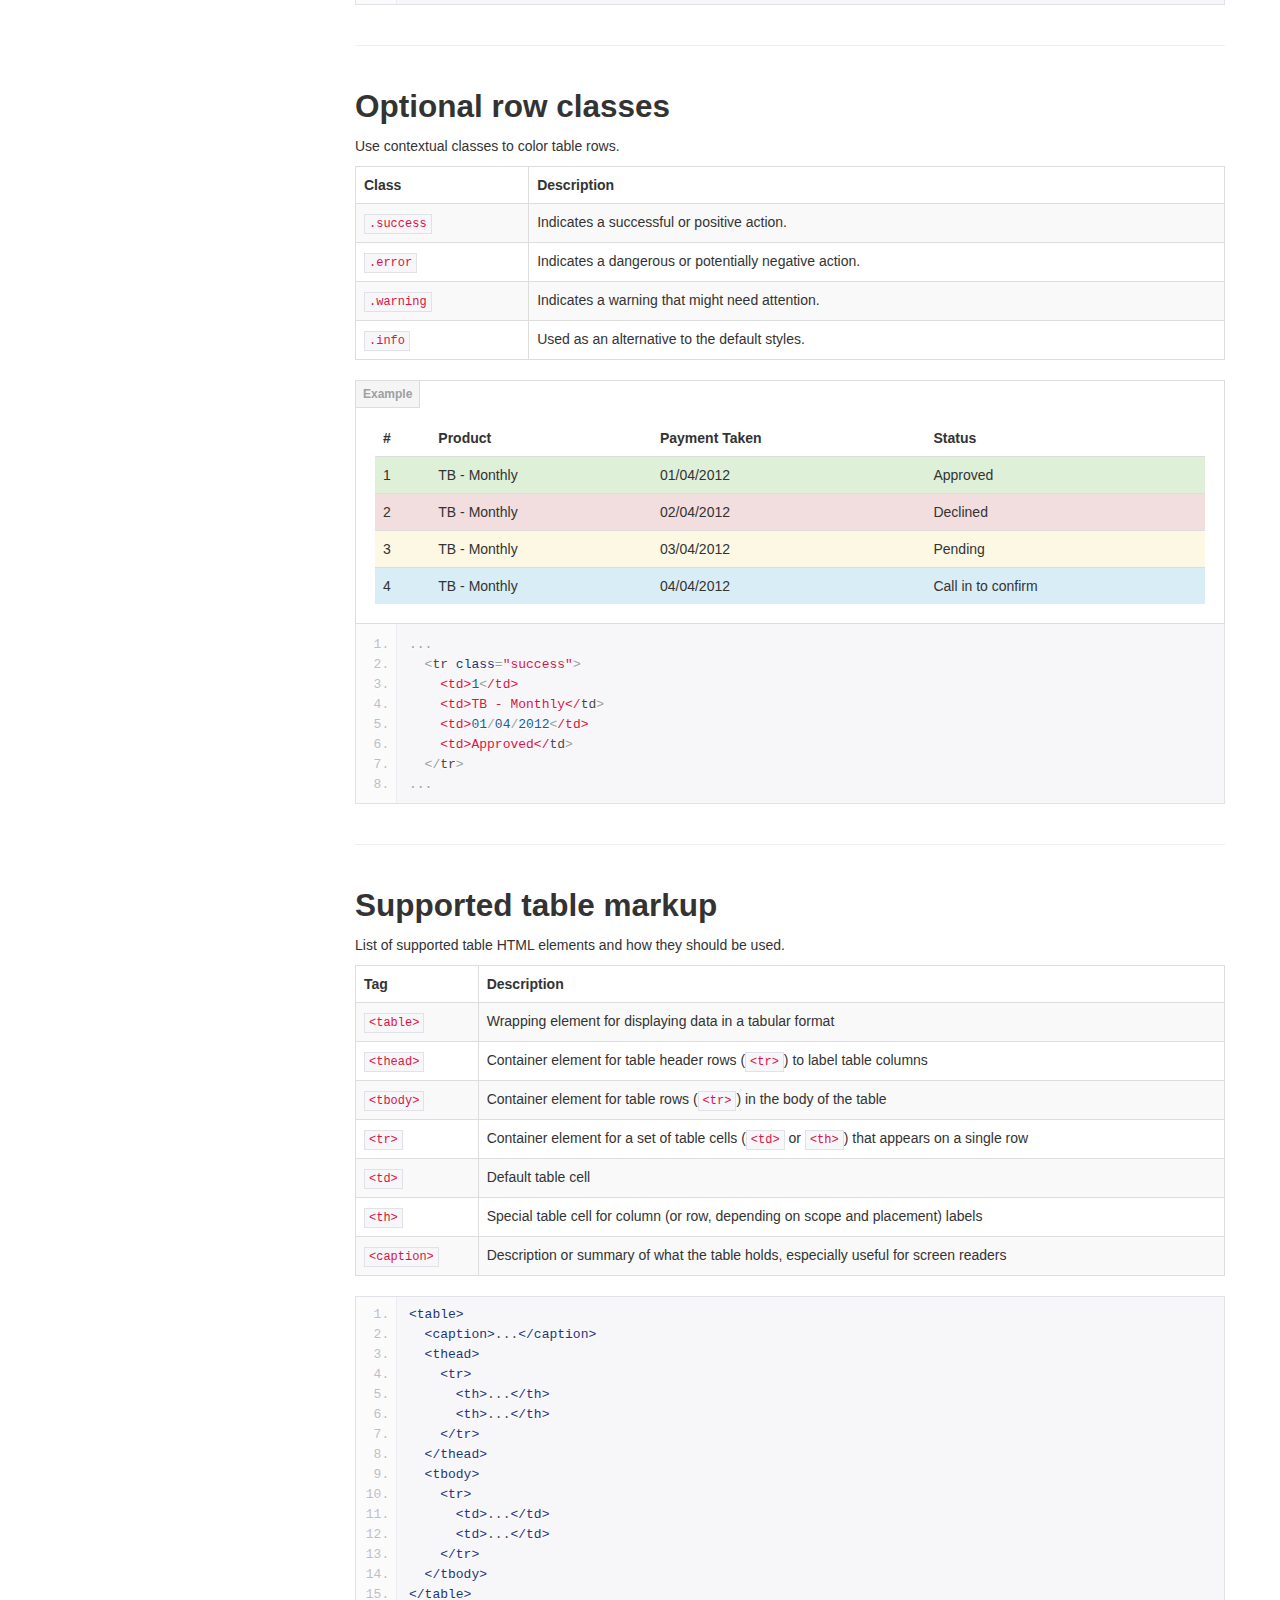
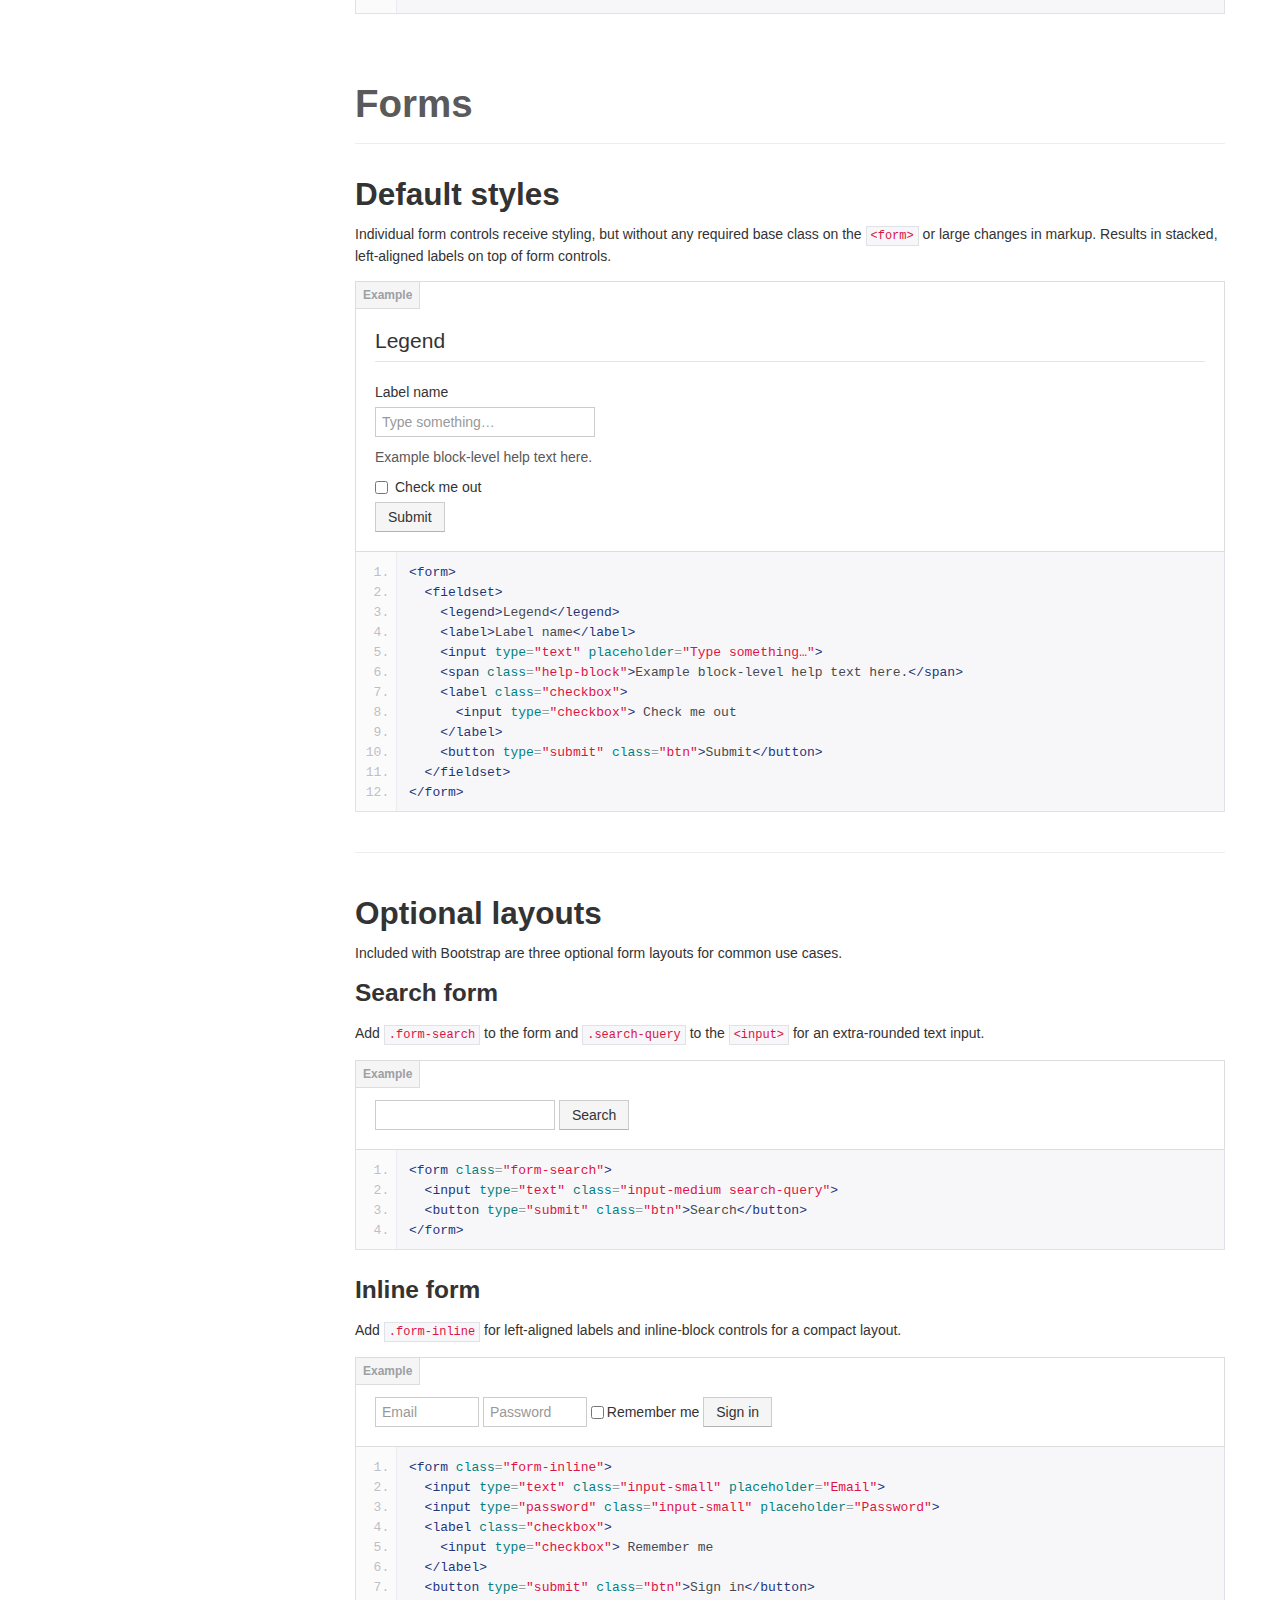
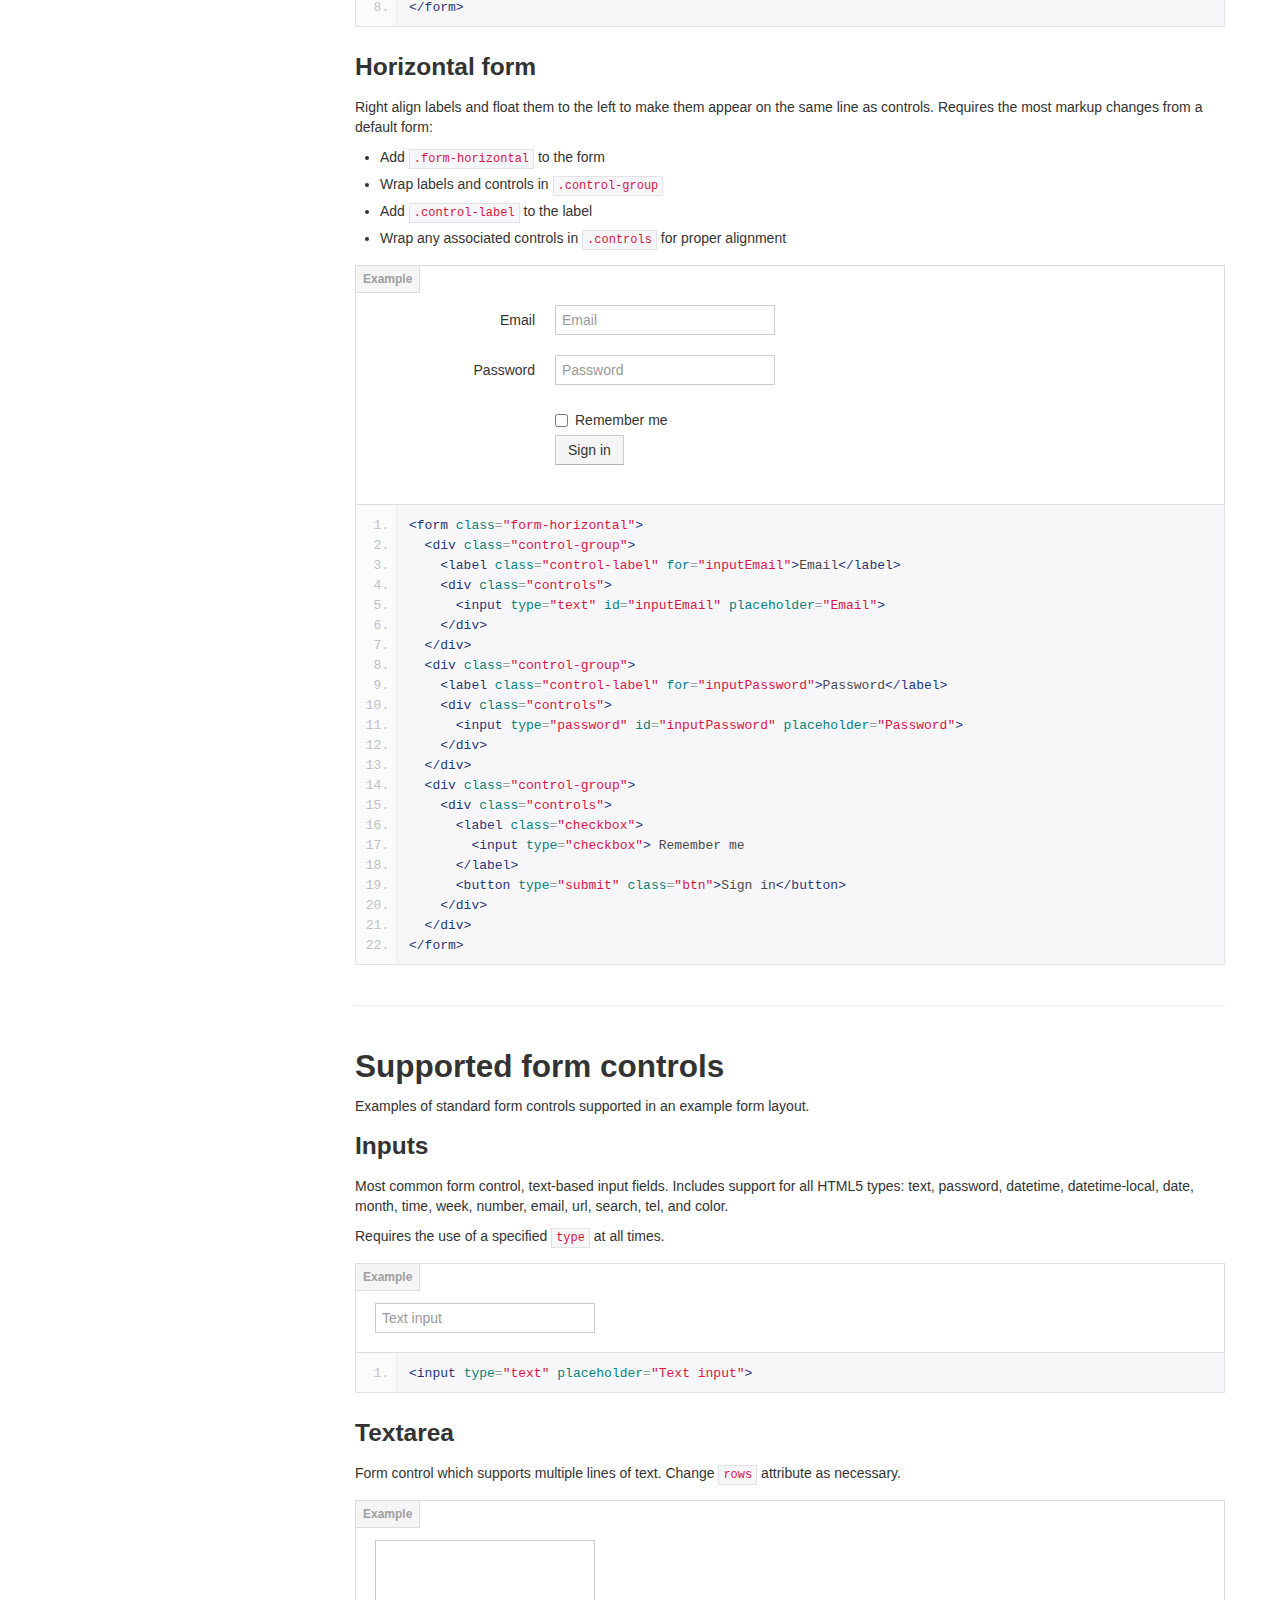
<file: static/flatstrap-master/base-css.html>
<!DOCTYPE html>
<html lang="en">
  <head>
    <meta charset="utf-8">
    <title>Base · Flatstrap</title>
    <meta name="viewport" content="width=device-width, initial-scale=1.0">
    <meta name="description" content="">
    <meta name="author" content="">

    <!-- Le styles -->
    <link href="assets/css/bootstrap.css" rel="stylesheet">
    <link href="assets/css/bootstrap-responsive.css" rel="stylesheet">
    <link href="assets/css/docs.css" rel="stylesheet">
    <link href="assets/js/google-code-prettify/prettify.css" rel="stylesheet">

    <!-- Le HTML5 shim, for IE6-8 support of HTML5 elements -->
    <!--[if lt IE 9]>
      <script src="assets/js/html5shiv.js"></script>
    <![endif]-->

    <!-- Le fav and touch icons -->
    <link rel="apple-touch-icon-precomposed" sizes="144x144" href="assets/ico/apple-touch-icon-144-precomposed.png">
    <link rel="apple-touch-icon-precomposed" sizes="114x114" href="assets/ico/apple-touch-icon-114-precomposed.png">
      <link rel="apple-touch-icon-precomposed" sizes="72x72" href="assets/ico/apple-touch-icon-72-precomposed.png">
                    <link rel="apple-touch-icon-precomposed" href="assets/ico/apple-touch-icon-57-precomposed.png">
                                   <link rel="shortcut icon" href="assets/ico/favicon.png">

    <script type="text/javascript">
      var _gaq = _gaq || [];
      _gaq.push(['_setAccount', 'UA-146052-10']);
      _gaq.push(['_trackPageview']);
      (function() {
        var ga = document.createElement('script'); ga.type = 'text/javascript'; ga.async = true;
        ga.src = ('https:' == document.location.protocol ? 'https://ssl' : 'http://www') + '.google-analytics.com/ga.js';
        var s = document.getElementsByTagName('script')[0]; s.parentNode.insertBefore(ga, s);
      })();
    </script>
  </head>

  <body data-spy="scroll" data-target=".bs-docs-sidebar">

    <!-- Navbar
    ================================================== -->
    <div class="navbar navbar-inverse navbar-fixed-top">
      <div class="navbar-inner">
        <div class="container">
          <button type="button" class="btn btn-navbar" data-toggle="collapse" data-target=".nav-collapse">
            <span class="icon-bar"></span>
            <span class="icon-bar"></span>
            <span class="icon-bar"></span>
          </button>
          <a class="brand" href="./index.html">Flatstrap</a>
          <div class="nav-collapse collapse">
            <ul class="nav">
              <li class="">
                <a href="./index.html">Home</a>
              </li>
              <li class="">
                <a href="./getting-started.html">Get started</a>
              </li>
              <li class="">
                <a href="./scaffolding.html">Scaffolding</a>
              </li>
              <li class="active">
                <a href="./base-css.html">Base CSS</a>
              </li>
              <li class="">
                <a href="./components.html">Components</a>
              </li>
              <li class="">
                <a href="./javascript.html">JavaScript</a>
              </li>
              <li class="">
                <a href="./customize.html">Customize</a>
              </li>
            </ul>
          </div>
        </div>
      </div>
    </div>

<!-- Subhead
================================================== -->
<header class="jumbotron subhead" id="overview">
  <div class="container">
    <h1>Base CSS</h1>
    <p class="lead">Fundamental HTML elements styled and enhanced with extensible classes.</p>
  </div>
</header>


  <div class="container">

    <!-- Docs nav
    ================================================== -->
    <div class="row">
      <div class="span3 bs-docs-sidebar">
        <ul class="nav nav-list bs-docs-sidenav">
          <li><a href="#typography"><i class="icon-chevron-right"></i> Typography</a></li>
          <li><a href="#code"><i class="icon-chevron-right"></i> Code</a></li>
          <li><a href="#tables"><i class="icon-chevron-right"></i> Tables</a></li>
          <li><a href="#forms"><i class="icon-chevron-right"></i> Forms</a></li>
          <li><a href="#buttons"><i class="icon-chevron-right"></i> Buttons</a></li>
          <li><a href="#images"><i class="icon-chevron-right"></i> Images</a></li>
          <li><a href="#icons"><i class="icon-chevron-right"></i> Icons by Glyphicons</a></li>
        </ul>
      </div>
      <div class="span9">



        <!-- Typography
        ================================================== -->
        <section id="typography">
          <div class="page-header">
            <h1>Typography</h1>
          </div>

          <h2 id="headings">Headings</h2>
          <p>All HTML headings, <code>&lt;h1&gt;</code> through <code>&lt;h6&gt;</code> are available.</p>
          <div class="bs-docs-example">
            <h1>h1. Heading 1</h1>
            <h2>h2. Heading 2</h2>
            <h3>h3. Heading 3</h3>
            <h4>h4. Heading 4</h4>
            <h5>h5. Heading 5</h5>
            <h6>h6. Heading 6</h6>
          </div>

          <h2 id="body-copy">Body copy</h2>
          <p>Bootstrap's global default <code>font-size</code> is <strong>14px</strong>, with a <code>line-height</code> of <strong>20px</strong>. This is applied to the <code>&lt;body&gt;</code> and all paragraphs. In addition, <code>&lt;p&gt;</code> (paragraphs) receive a bottom margin of half their line-height (10px by default).</p>
          <div class="bs-docs-example">
            <p>Nullam quis risus eget urna mollis ornare vel eu leo. Cum sociis natoque penatibus et magnis dis parturient montes, nascetur ridiculus mus. Nullam id dolor id nibh ultricies vehicula.</p>
            <p>Cum sociis natoque penatibus et magnis dis parturient montes, nascetur ridiculus mus. Donec ullamcorper nulla non metus auctor fringilla. Duis mollis, est non commodo luctus, nisi erat porttitor ligula, eget lacinia odio sem nec elit. Donec ullamcorper nulla non metus auctor fringilla.</p>
            <p>Maecenas sed diam eget risus varius blandit sit amet non magna. Donec id elit non mi porta gravida at eget metus. Duis mollis, est non commodo luctus, nisi erat porttitor ligula, eget lacinia odio sem nec elit.</p>
          </div>
          <pre class="prettyprint">&lt;p&gt;...&lt;/p&gt;</pre>

          <h3>Lead body copy</h3>
          <p>Make a paragraph stand out by adding <code>.lead</code>.</p>
          <div class="bs-docs-example">
            <p class="lead">Vivamus sagittis lacus vel augue laoreet rutrum faucibus dolor auctor. Duis mollis, est non commodo luctus.</p>
          </div>
          <pre class="prettyprint">&lt;p class="lead"&gt;...&lt;/p&gt;</pre>

          <h3>Built with Less</h3>
          <p>The typographic scale is based on two LESS variables in <strong>variables.less</strong>: <code>@baseFontSize</code> and <code>@baseLineHeight</code>. The first is the base font-size used throughout and the second is the base line-height. We use those variables and some simple math to create the margins, paddings, and line-heights of all our type and more. Customize them and Bootstrap adapts.</p>


          <hr class="bs-docs-separator">


          <h2 id="emphasis">Emphasis</h2>
          <p>Make use of HTML's default emphasis tags with lightweight styles.</p>

          <h3><code>&lt;small&gt;</code></h3>
          <p>For de-emphasizing inline or blocks of text, <small>use the small tag.</small></p>
          <div class="bs-docs-example">
            <p><small>This line of text is meant to be treated as fine print.</small></p>
          </div>
<pre class="prettyprint">
&lt;p&gt;
  &lt;small&gt;This line of text is meant to be treated as fine print.&lt;/small&gt;
&lt;/p&gt;
</pre>

          <h3>Bold</h3>
          <p>For emphasizing a snippet of text with a heavier font-weight.</p>
          <div class="bs-docs-example">
            <p>The following snippet of text is <strong>rendered as bold text</strong>.</p>
          </div>
          <pre class="prettyprint">&lt;strong&gt;rendered as bold text&lt;/strong&gt;</pre>

          <h3>Italics</h3>
          <p>For emphasizing a snippet of text with italics.</p>
          <div class="bs-docs-example">
            <p>The following snippet of text is <em>rendered as italicized text</em>.</p>
          </div>
          <pre class="prettyprint">&lt;em&gt;rendered as italicized text&lt;/em&gt;</pre>

          <p><span class="label label-info">Heads up!</span> Feel free to use <code>&lt;b&gt;</code> and <code>&lt;i&gt;</code> in HTML5. <code>&lt;b&gt;</code> is meant to highlight words or phrases without conveying additional importance while <code>&lt;i&gt;</code> is mostly for voice, technical terms, etc.</p>

          <h3>Alignment classes</h3>
          <p>Easily realign text to components with text alignment classes.</p>
          <div class="bs-docs-example">
            <p class="text-left">Left aligned text.</p>
            <p class="text-center">Center aligned text.</p>
            <p class="text-right">Right aligned text.</p>
          </div>
<pre class="prettyprint linenums">
&lt;p class="text-left"&gt;Left aligned text.&lt;/p&gt;
&lt;p class="text-center"&gt;Center aligned text.&lt;/p&gt;
&lt;p class="text-right"&gt;Right aligned text.&lt;/p&gt;
</pre>

          <h3>Emphasis classes</h3>
          <p>Convey meaning through color with a handful of emphasis utility classes.</p>
          <div class="bs-docs-example">
            <p class="muted">Fusce dapibus, tellus ac cursus commodo, tortor mauris nibh.</p>
            <p class="text-warning">Etiam porta sem malesuada magna mollis euismod.</p>
            <p class="text-error">Donec ullamcorper nulla non metus auctor fringilla.</p>
            <p class="text-info">Aenean eu leo quam. Pellentesque ornare sem lacinia quam venenatis.</p>
            <p class="text-success">Duis mollis, est non commodo luctus, nisi erat porttitor ligula.</p>
          </div>
<pre class="prettyprint linenums">
&lt;p class="muted"&gt;Fusce dapibus, tellus ac cursus commodo, tortor mauris nibh.&lt;/p&gt;
&lt;p class="text-warning"&gt;Etiam porta sem malesuada magna mollis euismod.&lt;/p&gt;
&lt;p class="text-error"&gt;Donec ullamcorper nulla non metus auctor fringilla.&lt;/p&gt;
&lt;p class="text-info"&gt;Aenean eu leo quam. Pellentesque ornare sem lacinia quam venenatis.&lt;/p&gt;
&lt;p class="text-success"&gt;Duis mollis, est non commodo luctus, nisi erat porttitor ligula.&lt;/p&gt;
</pre>


          <hr class="bs-docs-separator">


          <h2 id="abbreviations">Abbreviations</h2>
          <p>Stylized implementation of HTML's <code>&lt;abbr&gt;</code> element for abbreviations and acronyms to show the expanded version on hover. Abbreviations with a <code>title</code> attribute have a light dotted bottom border and a help cursor on hover, providing additional context on hover.</p>

          <h3><code>&lt;abbr&gt;</code></h3>
          <p>For expanded text on long hover of an abbreviation, include the <code>title</code> attribute.</p>
          <div class="bs-docs-example">
            <p>An abbreviation of the word attribute is <abbr title="attribute">attr</abbr>.</p>
          </div>
          <pre class="prettyprint">&lt;abbr title="attribute"&gt;attr&lt;/abbr&gt;</pre>

          <h3><code>&lt;abbr class="initialism"&gt;</code></h3>
          <p>Add <code>.initialism</code> to an abbreviation for a slightly smaller font-size.</p>
          <div class="bs-docs-example">
            <p><abbr title="HyperText Markup Language" class="initialism">HTML</abbr> is the best thing since sliced bread.</p>
          </div>
          <pre class="prettyprint">&lt;abbr title="HyperText Markup Language" class="initialism"&gt;HTML&lt;/abbr&gt;</pre>


          <hr class="bs-docs-separator">


          <h2 id="addresses">Addresses</h2>
          <p>Present contact information for the nearest ancestor or the entire body of work.</p>

          <h3><code>&lt;address&gt;</code></h3>
          <p>Preserve formatting by ending all lines with <code>&lt;br&gt;</code>.</p>
          <div class="bs-docs-example">
            <address>
              <strong>Twitter, Inc.</strong><br>
              795 Folsom Ave, Suite 600<br>
              San Francisco, CA 94107<br>
              <abbr title="Phone">P:</abbr> (123) 456-7890
            </address>
            <address>
              <strong>Full Name</strong><br>
              <a href="mailto:#">first.last@example.com</a>
            </address>
          </div>
<pre class="prettyprint linenums">
&lt;address&gt;
  &lt;strong&gt;Twitter, Inc.&lt;/strong&gt;&lt;br&gt;
  795 Folsom Ave, Suite 600&lt;br&gt;
  San Francisco, CA 94107&lt;br&gt;
  &lt;abbr title="Phone"&gt;P:&lt;/abbr&gt; (123) 456-7890
&lt;/address&gt;

&lt;address&gt;
  &lt;strong&gt;Full Name&lt;/strong&gt;&lt;br&gt;
  &lt;a href="mailto:#"&gt;first.last@example.com&lt;/a&gt;
&lt;/address&gt;
</pre>


          <hr class="bs-docs-separator">


          <h2 id="blockquotes">Blockquotes</h2>
          <p>For quoting blocks of content from another source within your document.</p>

          <h3>Default blockquote</h3>
          <p>Wrap <code>&lt;blockquote&gt;</code> around any <abbr title="HyperText Markup Language">HTML</abbr> as the quote. For straight quotes we recommend a <code>&lt;p&gt;</code>.</p>
          <div class="bs-docs-example">
            <blockquote>
              <p>Lorem ipsum dolor sit amet, consectetur adipiscing elit. Integer posuere erat a ante.</p>
            </blockquote>
          </div>
<pre class="prettyprint linenums">
&lt;blockquote&gt;
  &lt;p&gt;Lorem ipsum dolor sit amet, consectetur adipiscing elit. Integer posuere erat a ante.&lt;/p&gt;
&lt;/blockquote&gt;
</pre>

          <h3>Blockquote options</h3>
          <p>Style and content changes for simple variations on a standard blockquote.</p>

          <h4>Naming a source</h4>
          <p>Add <code>&lt;small&gt;</code> tag for identifying the source. Wrap the name of the source work in <code>&lt;cite&gt;</code>.</p>
          <div class="bs-docs-example">
            <blockquote>
              <p>Lorem ipsum dolor sit amet, consectetur adipiscing elit. Integer posuere erat a ante.</p>
              <small>Someone famous in <cite title="Source Title">Source Title</cite></small>
            </blockquote>
          </div>
<pre class="prettyprint linenums">
&lt;blockquote&gt;
  &lt;p&gt;Lorem ipsum dolor sit amet, consectetur adipiscing elit. Integer posuere erat a ante.&lt;/p&gt;
  &lt;small&gt;Someone famous &lt;cite title="Source Title"&gt;Source Title&lt;/cite&gt;&lt;/small&gt;
&lt;/blockquote&gt;
</pre>

          <h4>Alternate displays</h4>
          <p>Use <code>.pull-right</code> for a floated, right-aligned blockquote.</p>
          <div class="bs-docs-example" style="overflow: hidden;">
            <blockquote class="pull-right">
              <p>Lorem ipsum dolor sit amet, consectetur adipiscing elit. Integer posuere erat a ante.</p>
              <small>Someone famous in <cite title="Source Title">Source Title</cite></small>
            </blockquote>
          </div>
<pre class="prettyprint linenums">
&lt;blockquote class="pull-right"&gt;
  ...
&lt;/blockquote&gt;
</pre>


          <hr class="bs-docs-separator">


          <!-- Lists -->
          <h2 id="lists">Lists</h2>

          <h3>Unordered</h3>
          <p>A list of items in which the order does <em>not</em> explicitly matter.</p>
          <div class="bs-docs-example">
            <ul>
              <li>Lorem ipsum dolor sit amet</li>
              <li>Consectetur adipiscing elit</li>
              <li>Integer molestie lorem at massa</li>
              <li>Facilisis in pretium nisl aliquet</li>
              <li>Nulla volutpat aliquam velit
                <ul>
                  <li>Phasellus iaculis neque</li>
                  <li>Purus sodales ultricies</li>
                  <li>Vestibulum laoreet porttitor sem</li>
                  <li>Ac tristique libero volutpat at</li>
                </ul>
              </li>
              <li>Faucibus porta lacus fringilla vel</li>
              <li>Aenean sit amet erat nunc</li>
              <li>Eget porttitor lorem</li>
            </ul>
          </div>
<pre class="prettyprint linenums">
&lt;ul&gt;
  &lt;li&gt;...&lt;/li&gt;
&lt;/ul&gt;
</pre>

          <h3>Ordered</h3>
          <p>A list of items in which the order <em>does</em> explicitly matter.</p>
          <div class="bs-docs-example">
            <ol>
              <li>Lorem ipsum dolor sit amet</li>
              <li>Consectetur adipiscing elit</li>
              <li>Integer molestie lorem at massa</li>
              <li>Facilisis in pretium nisl aliquet</li>
              <li>Nulla volutpat aliquam velit</li>
              <li>Faucibus porta lacus fringilla vel</li>
              <li>Aenean sit amet erat nunc</li>
              <li>Eget porttitor lorem</li>
            </ol>
          </div>
<pre class="prettyprint linenums">
&lt;ol&gt;
  &lt;li&gt;...&lt;/li&gt;
&lt;/ol&gt;
</pre>

        <h3>Unstyled</h3>
        <p>Remove the default <code>list-style</code> and left padding on list items (immediate children only).</p>
        <div class="bs-docs-example">
          <ul class="unstyled">
            <li>Lorem ipsum dolor sit amet</li>
            <li>Consectetur adipiscing elit</li>
            <li>Integer molestie lorem at massa</li>
            <li>Facilisis in pretium nisl aliquet</li>
            <li>Nulla volutpat aliquam velit
              <ul>
                <li>Phasellus iaculis neque</li>
                <li>Purus sodales ultricies</li>
                <li>Vestibulum laoreet porttitor sem</li>
                <li>Ac tristique libero volutpat at</li>
              </ul>
            </li>
            <li>Faucibus porta lacus fringilla vel</li>
            <li>Aenean sit amet erat nunc</li>
            <li>Eget porttitor lorem</li>
          </ul>
        </div>
<pre class="prettyprint linenums">
&lt;ul class="unstyled"&gt;
  &lt;li&gt;...&lt;/li&gt;
&lt;/ul&gt;
</pre>

        <h3>Inline</h3>
        <p>Place all list items on a single line with <code>inline-block</code> and some light padding.</p>
        <div class="bs-docs-example">
          <ul class="inline">
            <li>Lorem ipsum</li>
            <li>Phasellus iaculis</li>
            <li>Nulla volutpat</li>
          </ul>
        </div>
<pre class="prettyprint linenums">
&lt;ul class="inline"&gt;
  &lt;li&gt;...&lt;/li&gt;
&lt;/ul&gt;
</pre>

        <h3>Description</h3>
        <p>A list of terms with their associated descriptions.</p>
        <div class="bs-docs-example">
          <dl>
            <dt>Description lists</dt>
            <dd>A description list is perfect for defining terms.</dd>
            <dt>Euismod</dt>
            <dd>Vestibulum id ligula porta felis euismod semper eget lacinia odio sem nec elit.</dd>
            <dd>Donec id elit non mi porta gravida at eget metus.</dd>
            <dt>Malesuada porta</dt>
            <dd>Etiam porta sem malesuada magna mollis euismod.</dd>
          </dl>
        </div>
<pre class="prettyprint linenums">
&lt;dl&gt;
  &lt;dt&gt;...&lt;/dt&gt;
  &lt;dd&gt;...&lt;/dd&gt;
&lt;/dl&gt;
</pre>

        <h4>Horizontal description</h4>
        <p>Make terms and descriptions in <code>&lt;dl&gt;</code> line up side-by-side.</p>
        <div class="bs-docs-example">
          <dl class="dl-horizontal">
            <dt>Description lists</dt>
            <dd>A description list is perfect for defining terms.</dd>
            <dt>Euismod</dt>
            <dd>Vestibulum id ligula porta felis euismod semper eget lacinia odio sem nec elit.</dd>
            <dd>Donec id elit non mi porta gravida at eget metus.</dd>
            <dt>Malesuada porta</dt>
            <dd>Etiam porta sem malesuada magna mollis euismod.</dd>
            <dt>Felis euismod semper eget lacinia</dt>
            <dd>Fusce dapibus, tellus ac cursus commodo, tortor mauris condimentum nibh, ut fermentum massa justo sit amet risus.</dd>
          </dl>
        </div>
<pre class="prettyprint linenums">
&lt;dl class="dl-horizontal"&gt;
  &lt;dt&gt;...&lt;/dt&gt;
  &lt;dd&gt;...&lt;/dd&gt;
&lt;/dl&gt;
</pre>
        <p>
          <span class="label label-info">Heads up!</span>
          Horizontal description lists will truncate terms that are too long to fit in the left column fix <code>text-overflow</code>. In narrower viewports, they will change to the default stacked layout.
        </p>
      </section>



        <!-- Code
        ================================================== -->
        <section id="code">
          <div class="page-header">
            <h1>Code</h1>
          </div>

          <h2>Inline</h2>
          <p>Wrap inline snippets of code with <code>&lt;code&gt;</code>.</p>
<div class="bs-docs-example">
  For example, <code>&lt;section&gt;</code> should be wrapped as inline.
</div>
<pre class="prettyprint linenums">
For example, &lt;code&gt;&amp;lt;section&amp;gt;&lt;/code&gt; should be wrapped as inline.
</pre>

          <h2>Basic block</h2>
          <p>Use <code>&lt;pre&gt;</code> for multiple lines of code. Be sure to escape any angle brackets in the code for proper rendering.</p>
<div class="bs-docs-example">
  <pre>&lt;p&gt;Sample text here...&lt;/p&gt;</pre>
</div>
<pre class="prettyprint linenums" style="margin-bottom: 9px;">
&lt;pre&gt;
  &amp;lt;p&amp;gt;Sample text here...&amp;lt;/p&amp;gt;
&lt;/pre&gt;
</pre>
          <p><span class="label label-info">Heads up!</span> Be sure to keep code within <code>&lt;pre&gt;</code> tags as close to the left as possible; it will render all tabs.</p>
          <p>You may optionally add the <code>.pre-scrollable</code> class which will set a max-height of 350px and provide a y-axis scrollbar.</p>
        </section>



        <!-- Tables
        ================================================== -->
        <section id="tables">
          <div class="page-header">
            <h1>Tables</h1>
          </div>

          <h2>Default styles</h2>
          <p>For basic styling&mdash;light padding and only horizontal dividers&mdash;add the base class <code>.table</code> to any <code>&lt;table&gt;</code>.</p>
          <div class="bs-docs-example">
            <table class="table">
              <thead>
                <tr>
                  <th>#</th>
                  <th>First Name</th>
                  <th>Last Name</th>
                  <th>Username</th>
                </tr>
              </thead>
              <tbody>
                <tr>
                  <td>1</td>
                  <td>Mark</td>
                  <td>Otto</td>
                  <td>@mdo</td>
                </tr>
                <tr>
                  <td>2</td>
                  <td>Jacob</td>
                  <td>Thornton</td>
                  <td>@fat</td>
                </tr>
                <tr>
                  <td>3</td>
                  <td>Larry</td>
                  <td>the Bird</td>
                  <td>@twitter</td>
                </tr>
              </tbody>
            </table>
          </div>
<pre class="prettyprint linenums">
&lt;table class="table"&gt;
  …
&lt;/table&gt;
</pre>


          <hr class="bs-docs-separator">


          <h2>Optional classes</h2>
          <p>Add any of the following classes to the <code>.table</code> base class.</p>

          <h3><code>.table-striped</code></h3>
          <p>Adds zebra-striping to any table row within the <code>&lt;tbody&gt;</code> via the <code>:nth-child</code> CSS selector (not available in IE7-8).</p>
          <div class="bs-docs-example">
            <table class="table table-striped">
              <thead>
                <tr>
                  <th>#</th>
                  <th>First Name</th>
                  <th>Last Name</th>
                  <th>Username</th>
                </tr>
              </thead>
              <tbody>
                <tr>
                  <td>1</td>
                  <td>Mark</td>
                  <td>Otto</td>
                  <td>@mdo</td>
                </tr>
                <tr>
                  <td>2</td>
                  <td>Jacob</td>
                  <td>Thornton</td>
                  <td>@fat</td>
                </tr>
                <tr>
                  <td>3</td>
                  <td>Larry</td>
                  <td>the Bird</td>
                  <td>@twitter</td>
                </tr>
              </tbody>
            </table>
          </div>
<pre class="prettyprint linenums" style="margin-bottom: 18px;">
&lt;table class="table table-striped"&gt;
  …
&lt;/table&gt;
</pre>

          <h3><code>.table-bordered</code></h3>
          <p>Add borders and rounded corners to the table.</p>
          <div class="bs-docs-example">
            <table class="table table-bordered">
              <thead>
                <tr>
                  <th>#</th>
                  <th>First Name</th>
                  <th>Last Name</th>
                  <th>Username</th>
                </tr>
              </thead>
              <tbody>
                <tr>
                  <td rowspan="2">1</td>
                  <td>Mark</td>
                  <td>Otto</td>
                  <td>@mdo</td>
                </tr>
                <tr>
                  <td>Mark</td>
                  <td>Otto</td>
                  <td>@TwBootstrap</td>
                </tr>
                <tr>
                  <td>2</td>
                  <td>Jacob</td>
                  <td>Thornton</td>
                  <td>@fat</td>
                </tr>
                <tr>
                  <td>3</td>
                  <td colspan="2">Larry the Bird</td>
                  <td>@twitter</td>
                </tr>
              </tbody>
            </table>
          </div>
<pre class="prettyprint linenums">
&lt;table class="table table-bordered"&gt;
  …
&lt;/table&gt;
</pre>

          <h3><code>.table-hover</code></h3>
          <p>Enable a hover state on table rows within a <code>&lt;tbody&gt;</code>.</p>
          <div class="bs-docs-example">
            <table class="table table-hover">
              <thead>
                <tr>
                  <th>#</th>
                  <th>First Name</th>
                  <th>Last Name</th>
                  <th>Username</th>
                </tr>
              </thead>
              <tbody>
                <tr>
                  <td>1</td>
                  <td>Mark</td>
                  <td>Otto</td>
                  <td>@mdo</td>
                </tr>
                <tr>
                  <td>2</td>
                  <td>Jacob</td>
                  <td>Thornton</td>
                  <td>@fat</td>
                </tr>
                <tr>
                  <td>3</td>
                  <td colspan="2">Larry the Bird</td>
                  <td>@twitter</td>
                </tr>
              </tbody>
            </table>
          </div>
<pre class="prettyprint linenums" style="margin-bottom: 18px;">
&lt;table class="table table-hover"&gt;
  …
&lt;/table&gt;
</pre>

          <h3><code>.table-condensed</code></h3>
          <p>Makes tables more compact by cutting cell padding in half.</p>
          <div class="bs-docs-example">
            <table class="table table-condensed">
              <thead>
                <tr>
                  <th>#</th>
                  <th>First Name</th>
                  <th>Last Name</th>
                  <th>Username</th>
                </tr>
              </thead>
              <tbody>
                <tr>
                  <td>1</td>
                  <td>Mark</td>
                  <td>Otto</td>
                  <td>@mdo</td>
                </tr>
                <tr>
                  <td>2</td>
                  <td>Jacob</td>
                  <td>Thornton</td>
                  <td>@fat</td>
                </tr>
                <tr>
                  <td>3</td>
                  <td colspan="2">Larry the Bird</td>
                  <td>@twitter</td>
                </tr>
              </tbody>
            </table>
          </div>
<pre class="prettyprint linenums" style="margin-bottom: 18px;">
&lt;table class="table table-condensed"&gt;
  …
&lt;/table&gt;
</pre>


          <hr class="bs-docs-separator">


          <h2>Optional row classes</h2>
          <p>Use contextual classes to color table rows.</p>
          <table class="table table-bordered table-striped">
            <colgroup>
              <col class="span1">
              <col class="span7">
            </colgroup>
            <thead>
              <tr>
                <th>Class</th>
                <th>Description</th>
              </tr>
            </thead>
            <tbody>
              <tr>
                <td>
                  <code>.success</code>
                </td>
                <td>Indicates a successful or positive action.</td>
              </tr>
              <tr>
                <td>
                  <code>.error</code>
                </td>
                <td>Indicates a dangerous or potentially negative action.</td>
              </tr>
              <tr>
                <td>
                  <code>.warning</code>
                </td>
                <td>Indicates a warning that might need attention.</td>
              </tr>
              <tr>
                <td>
                  <code>.info</code>
                </td>
                <td>Used as an alternative to the default styles.</td>
              </tr>
            </tbody>
          </table>
          <div class="bs-docs-example">
            <table class="table">
              <thead>
                <tr>
                  <th>#</th>
                  <th>Product</th>
                  <th>Payment Taken</th>
                  <th>Status</th>
                </tr>
              </thead>
              <tbody>
                <tr class="success">
                  <td>1</td>
                  <td>TB - Monthly</td>
                  <td>01/04/2012</td>
                  <td>Approved</td>
                </tr>
                <tr class="error">
                  <td>2</td>
                  <td>TB - Monthly</td>
                  <td>02/04/2012</td>
                  <td>Declined</td>
                </tr>
                <tr class="warning">
                  <td>3</td>
                  <td>TB - Monthly</td>
                  <td>03/04/2012</td>
                  <td>Pending</td>
                </tr>
                <tr class="info">
                  <td>4</td>
                  <td>TB - Monthly</td>
                  <td>04/04/2012</td>
                  <td>Call in to confirm</td>
                </tr>
              </tbody>
            </table>
          </div>
<pre class="prettyprint linenums">
...
  &lt;tr class="success"&gt;
    &lt;td&gt;1&lt;/td&gt;
    &lt;td&gt;TB - Monthly&lt;/td&gt;
    &lt;td&gt;01/04/2012&lt;/td&gt;
    &lt;td&gt;Approved&lt;/td&gt;
  &lt;/tr&gt;
...
</pre>


          <hr class="bs-docs-separator">


          <h2>Supported table markup</h2>
          <p>List of supported table HTML elements and how they should be used.</p>
          <table class="table table-bordered table-striped">
            <colgroup>
              <col class="span1">
              <col class="span7">
            </colgroup>
            <thead>
              <tr>
                <th>Tag</th>
                <th>Description</th>
              </tr>
            </thead>
            <tbody>
              <tr>
                <td>
                  <code>&lt;table&gt;</code>
                </td>
                <td>
                  Wrapping element for displaying data in a tabular format
                </td>
              </tr>
              <tr>
                <td>
                  <code>&lt;thead&gt;</code>
                </td>
                <td>
                  Container element for table header rows (<code>&lt;tr&gt;</code>) to label table columns
                </td>
              </tr>
              <tr>
                <td>
                  <code>&lt;tbody&gt;</code>
                </td>
                <td>
                  Container element for table rows (<code>&lt;tr&gt;</code>) in the body of the table
                </td>
              </tr>
              <tr>
                <td>
                  <code>&lt;tr&gt;</code>
                </td>
                <td>
                  Container element for a set of table cells (<code>&lt;td&gt;</code> or <code>&lt;th&gt;</code>) that appears on a single row
                </td>
              </tr>
              <tr>
                <td>
                  <code>&lt;td&gt;</code>
                </td>
                <td>
                  Default table cell
                </td>
              </tr>
              <tr>
                <td>
                  <code>&lt;th&gt;</code>
                </td>
                <td>
                  Special table cell for column (or row, depending on scope and placement) labels
                </td>
              </tr>
              <tr>
                <td>
                  <code>&lt;caption&gt;</code>
                </td>
                <td>
                  Description or summary of what the table holds, especially useful for screen readers
                </td>
              </tr>
            </tbody>
          </table>
<pre class="prettyprint linenums">
&lt;table&gt;
  &lt;caption&gt;...&lt;/caption&gt;
  &lt;thead&gt;
    &lt;tr&gt;
      &lt;th&gt;...&lt;/th&gt;
      &lt;th&gt;...&lt;/th&gt;
    &lt;/tr&gt;
  &lt;/thead&gt;
  &lt;tbody&gt;
    &lt;tr&gt;
      &lt;td&gt;...&lt;/td&gt;
      &lt;td&gt;...&lt;/td&gt;
    &lt;/tr&gt;
  &lt;/tbody&gt;
&lt;/table&gt;
</pre>

        </section>



        <!-- Forms
        ================================================== -->
        <section id="forms">
          <div class="page-header">
            <h1>Forms</h1>
          </div>

          <h2>Default styles</h2>
          <p>Individual form controls receive styling, but without any required base class on the <code>&lt;form&gt;</code> or large changes in markup. Results in stacked, left-aligned labels on top of form controls.</p>
          <form class="bs-docs-example">
            <fieldset>
              <legend>Legend</legend>
              <label>Label name</label>
              <input type="text" placeholder="Type something…">
              <span class="help-block">Example block-level help text here.</span>
              <label class="checkbox">
                <input type="checkbox"> Check me out
              </label>
              <button type="submit" class="btn">Submit</button>
            </fieldset>
          </form>
<pre class="prettyprint linenums">
&lt;form&gt;
  &lt;fieldset&gt;
    &lt;legend&gt;Legend&lt;/legend&gt;
    &lt;label&gt;Label name&lt;/label&gt;
    &lt;input type="text" placeholder="Type something…"&gt;
    &lt;span class="help-block"&gt;Example block-level help text here.&lt;/span&gt;
    &lt;label class="checkbox"&gt;
      &lt;input type="checkbox"&gt; Check me out
    &lt;/label&gt;
    &lt;button type="submit" class="btn"&gt;Submit&lt;/button&gt;
  &lt;/fieldset&gt;
&lt;/form&gt;
</pre>


          <hr class="bs-docs-separator">


          <h2>Optional layouts</h2>
          <p>Included with Bootstrap are three optional form layouts for common use cases.</p>

          <h3>Search form</h3>
          <p>Add <code>.form-search</code> to the form and <code>.search-query</code> to the <code>&lt;input&gt;</code> for an extra-rounded text input.</p>
          <form class="bs-docs-example form-search">
            <input type="text" class="input-medium search-query">
            <button type="submit" class="btn">Search</button>
          </form>
<pre class="prettyprint linenums">
&lt;form class="form-search"&gt;
  &lt;input type="text" class="input-medium search-query"&gt;
  &lt;button type="submit" class="btn"&gt;Search&lt;/button&gt;
&lt;/form&gt;
</pre>

          <h3>Inline form</h3>
          <p>Add <code>.form-inline</code> for left-aligned labels and inline-block controls for a compact layout.</p>
          <form class="bs-docs-example form-inline">
            <input type="text" class="input-small" placeholder="Email">
            <input type="password" class="input-small" placeholder="Password">
            <label class="checkbox">
              <input type="checkbox"> Remember me
            </label>
            <button type="submit" class="btn">Sign in</button>
          </form>
<pre class="prettyprint linenums">
&lt;form class="form-inline"&gt;
  &lt;input type="text" class="input-small" placeholder="Email"&gt;
  &lt;input type="password" class="input-small" placeholder="Password"&gt;
  &lt;label class="checkbox"&gt;
    &lt;input type="checkbox"&gt; Remember me
  &lt;/label&gt;
  &lt;button type="submit" class="btn"&gt;Sign in&lt;/button&gt;
&lt;/form&gt;
</pre>

          <h3>Horizontal form</h3>
          <p>Right align labels and float them to the left to make them appear on the same line as controls. Requires the most markup changes from a default form:</p>
          <ul>
            <li>Add <code>.form-horizontal</code> to the form</li>
            <li>Wrap labels and controls in <code>.control-group</code></li>
            <li>Add <code>.control-label</code> to the label</li>
            <li>Wrap any associated controls in <code>.controls</code> for proper alignment</li>
          </ul>
          <form class="bs-docs-example form-horizontal">
            <div class="control-group">
              <label class="control-label" for="inputEmail">Email</label>
              <div class="controls">
                <input type="text" id="inputEmail" placeholder="Email">
              </div>
            </div>
            <div class="control-group">
              <label class="control-label" for="inputPassword">Password</label>
              <div class="controls">
                <input type="password" id="inputPassword" placeholder="Password">
              </div>
            </div>
            <div class="control-group">
              <div class="controls">
                <label class="checkbox">
                  <input type="checkbox"> Remember me
                </label>
                <button type="submit" class="btn">Sign in</button>
              </div>
            </div>
          </form>
<pre class="prettyprint linenums">
&lt;form class="form-horizontal"&gt;
  &lt;div class="control-group"&gt;
    &lt;label class="control-label" for="inputEmail"&gt;Email&lt;/label&gt;
    &lt;div class="controls"&gt;
      &lt;input type="text" id="inputEmail" placeholder="Email"&gt;
    &lt;/div&gt;
  &lt;/div&gt;
  &lt;div class="control-group"&gt;
    &lt;label class="control-label" for="inputPassword"&gt;Password&lt;/label&gt;
    &lt;div class="controls"&gt;
      &lt;input type="password" id="inputPassword" placeholder="Password"&gt;
    &lt;/div&gt;
  &lt;/div&gt;
  &lt;div class="control-group"&gt;
    &lt;div class="controls"&gt;
      &lt;label class="checkbox"&gt;
        &lt;input type="checkbox"&gt; Remember me
      &lt;/label&gt;
      &lt;button type="submit" class="btn"&gt;Sign in&lt;/button&gt;
    &lt;/div&gt;
  &lt;/div&gt;
&lt;/form&gt;
</pre>


          <hr class="bs-docs-separator">


          <h2>Supported form controls</h2>
          <p>Examples of standard form controls supported in an example form layout.</p>

          <h3>Inputs</h3>
          <p>Most common form control, text-based input fields. Includes support for all HTML5 types: text, password, datetime, datetime-local, date, month, time, week, number, email, url, search, tel, and color.</p>
          <p>Requires the use of a specified <code>type</code> at all times.</p>
          <form class="bs-docs-example form-inline">
            <input type="text" placeholder="Text input">
          </form>
<pre class="prettyprint linenums">
&lt;input type="text" placeholder="Text input"&gt;
</pre>

          <h3>Textarea</h3>
          <p>Form control which supports multiple lines of text. Change <code>rows</code> attribute as necessary.</p>
          <form class="bs-docs-example form-inline">
            <textarea rows="3"></textarea>
          </form>
<pre class="prettyprint linenums">
&lt;textarea rows="3"&gt;&lt;/textarea&gt;
</pre>

          <h3>Checkboxes and radios</h3>
          <p>Checkboxes are for selecting one or several options in a list while radios are for selecting one option from many.</p>
          <h4>Default (stacked)</h4>
          <form class="bs-docs-example">
            <label class="checkbox">
              <input type="checkbox" value="">
              Option one is this and that&mdash;be sure to include why it's great
            </label>
            <br>
            <label class="radio">
              <input type="radio" name="optionsRadios" id="optionsRadios1" value="option1" checked>
              Option one is this and that&mdash;be sure to include why it's great
            </label>
            <label class="radio">
              <input type="radio" name="optionsRadios" id="optionsRadios2" value="option2">
              Option two can be something else and selecting it will deselect option one
            </label>
          </form>
<pre class="prettyprint linenums">
&lt;label class="checkbox"&gt;
  &lt;input type="checkbox" value=""&gt;
  Option one is this and that&mdash;be sure to include why it's great
&lt;/label&gt;

&lt;label class="radio"&gt;
  &lt;input type="radio" name="optionsRadios" id="optionsRadios1" value="option1" checked&gt;
  Option one is this and that&mdash;be sure to include why it's great
&lt;/label&gt;
&lt;label class="radio"&gt;
  &lt;input type="radio" name="optionsRadios" id="optionsRadios2" value="option2"&gt;
  Option two can be something else and selecting it will deselect option one
&lt;/label&gt;
</pre>

          <h4>Inline checkboxes</h4>
          <p>Add the <code>.inline</code> class to a series of checkboxes or radios for controls appear on the same line.</p>
          <form class="bs-docs-example">
            <label class="checkbox inline">
              <input type="checkbox" id="inlineCheckbox1" value="option1"> 1
            </label>
            <label class="checkbox inline">
              <input type="checkbox" id="inlineCheckbox2" value="option2"> 2
            </label>
            <label class="checkbox inline">
              <input type="checkbox" id="inlineCheckbox3" value="option3"> 3
            </label>
          </form>
<pre class="prettyprint linenums">
&lt;label class="checkbox inline"&gt;
  &lt;input type="checkbox" id="inlineCheckbox1" value="option1"&gt; 1
&lt;/label&gt;
&lt;label class="checkbox inline"&gt;
  &lt;input type="checkbox" id="inlineCheckbox2" value="option2"&gt; 2
&lt;/label&gt;
&lt;label class="checkbox inline"&gt;
  &lt;input type="checkbox" id="inlineCheckbox3" value="option3"&gt; 3
&lt;/label&gt;
</pre>

          <h3>Selects</h3>
          <p>Use the default option or specify a <code>multiple="multiple"</code> to show multiple options at once.</p>
          <form class="bs-docs-example">
            <select>
              <option>1</option>
              <option>2</option>
              <option>3</option>
              <option>4</option>
              <option>5</option>
            </select>
            <br>
            <select multiple="multiple">
              <option>1</option>
              <option>2</option>
              <option>3</option>
              <option>4</option>
              <option>5</option>
            </select>
          </form>
<pre class="prettyprint linenums">
&lt;select&gt;
  &lt;option&gt;1&lt;/option&gt;
  &lt;option&gt;2&lt;/option&gt;
  &lt;option&gt;3&lt;/option&gt;
  &lt;option&gt;4&lt;/option&gt;
  &lt;option&gt;5&lt;/option&gt;
&lt;/select&gt;

&lt;select multiple="multiple"&gt;
  &lt;option&gt;1&lt;/option&gt;
  &lt;option&gt;2&lt;/option&gt;
  &lt;option&gt;3&lt;/option&gt;
  &lt;option&gt;4&lt;/option&gt;
  &lt;option&gt;5&lt;/option&gt;
&lt;/select&gt;
</pre>


          <hr class="bs-docs-separator">


          <h2>Extending form controls</h2>
          <p>Adding on top of existing browser controls, Bootstrap includes other useful form components.</p>

          <h3>Prepended and appended inputs</h3>
          <p>Add text or buttons before or after any text-based input. Do note that <code>select</code> elements are not supported here.</p>

          <h4>Default options</h4>
          <p>Wrap an <code>.add-on</code> and an <code>input</code> with one of two classes to prepend or append text to an input.</p>
          <form class="bs-docs-example">
            <div class="input-prepend">
              <span class="add-on">@</span>
              <input class="span2" id="prependedInput" type="text" placeholder="Username">
            </div>
            <br>
            <div class="input-append">
              <input class="span2" id="appendedInput" type="text">
              <span class="add-on">.00</span>
            </div>
          </form>
<pre class="prettyprint linenums">
&lt;div class="input-prepend"&gt;
  &lt;span class="add-on"&gt;@&lt;/span&gt;
  &lt;input class="span2" id="prependedInput" type="text" placeholder="Username"&gt;
&lt;/div&gt;
&lt;div class="input-append"&gt;
  &lt;input class="span2" id="appendedInput" type="text"&gt;
  &lt;span class="add-on"&gt;.00&lt;/span&gt;
&lt;/div&gt;
</pre>

          <h4>Combined</h4>
          <p>Use both classes and two instances of <code>.add-on</code> to prepend and append an input.</p>
          <form class="bs-docs-example form-inline">
            <div class="input-prepend input-append">
              <span class="add-on">$</span>
              <input class="span2" id="appendedPrependedInput" type="text">
              <span class="add-on">.00</span>
            </div>
          </form>
<pre class="prettyprint linenums">
&lt;div class="input-prepend input-append"&gt;
  &lt;span class="add-on"&gt;$&lt;/span&gt;
  &lt;input class="span2" id="appendedPrependedInput" type="text"&gt;
  &lt;span class="add-on"&gt;.00&lt;/span&gt;
&lt;/div&gt;
</pre>

          <h4>Buttons instead of text</h4>
          <p>Instead of a <code>&lt;span&gt;</code> with text, use a <code>.btn</code> to attach a button (or two) to an input.</p>
          <form class="bs-docs-example">
            <div class="input-append">
              <input class="span2" id="appendedInputButton" type="text">
              <button class="btn" type="button">Go!</button>
            </div>
          </form>
<pre class="prettyprint linenums">
&lt;div class="input-append"&gt;
  &lt;input class="span2" id="appendedInputButton" type="text"&gt;
  &lt;button class="btn" type="button"&gt;Go!&lt;/button&gt;
&lt;/div&gt;
</pre>
          <form class="bs-docs-example">
            <div class="input-append">
              <input class="span2" id="appendedInputButtons" type="text">
              <button class="btn" type="button">Search</button>
              <button class="btn" type="button">Options</button>
            </div>
          </form>
<pre class="prettyprint linenums">
&lt;div class="input-append"&gt;
  &lt;input class="span2" id="appendedInputButtons" type="text"&gt;
  &lt;button class="btn" type="button"&gt;Search&lt;/button&gt;
  &lt;button class="btn" type="button"&gt;Options&lt;/button&gt;
&lt;/div&gt;
</pre>

          <h4>Button dropdowns</h4>
          <p></p>
          <form class="bs-docs-example">
            <div class="input-append">
              <input class="span2" id="appendedDropdownButton" type="text">
              <div class="btn-group">
                <button class="btn dropdown-toggle" data-toggle="dropdown">Action <span class="caret"></span></button>
                <ul class="dropdown-menu">
                  <li><a href="#">Action</a></li>
                  <li><a href="#">Another action</a></li>
                  <li><a href="#">Something else here</a></li>
                  <li class="divider"></li>
                  <li><a href="#">Separated link</a></li>
                </ul>
              </div><!-- /btn-group -->
            </div><!-- /input-append -->
          </form>
<pre class="prettyprint linenums">
&lt;div class="input-append"&gt;
  &lt;input class="span2" id="appendedDropdownButton" type="text"&gt;
  &lt;div class="btn-group"&gt;
    &lt;button class="btn dropdown-toggle" data-toggle="dropdown"&gt;
      Action
      &lt;span class="caret"&gt;&lt;/span&gt;
    &lt;/button&gt;
    &lt;ul class="dropdown-menu"&gt;
      ...
    &lt;/ul&gt;
  &lt;/div&gt;
&lt;/div&gt;
</pre>

          <form class="bs-docs-example">
            <div class="input-prepend">
              <div class="btn-group">
                <button class="btn dropdown-toggle" data-toggle="dropdown">Action <span class="caret"></span></button>
                <ul class="dropdown-menu">
                  <li><a href="#">Action</a></li>
                  <li><a href="#">Another action</a></li>
                  <li><a href="#">Something else here</a></li>
                  <li class="divider"></li>
                  <li><a href="#">Separated link</a></li>
                </ul>
              </div><!-- /btn-group -->
              <input class="span2" id="prependedDropdownButton" type="text">
            </div><!-- /input-prepend -->
          </form>
<pre class="prettyprint linenums">
&lt;div class="input-prepend"&gt;
  &lt;div class="btn-group"&gt;
    &lt;button class="btn dropdown-toggle" data-toggle="dropdown"&gt;
      Action
      &lt;span class="caret"&gt;&lt;/span&gt;
    &lt;/button&gt;
    &lt;ul class="dropdown-menu"&gt;
      ...
    &lt;/ul&gt;
  &lt;/div&gt;
  &lt;input class="span2" id="prependedDropdownButton" type="text"&gt;
&lt;/div&gt;
</pre>

          <form class="bs-docs-example">
            <div class="input-prepend input-append">
              <div class="btn-group">
                <button class="btn dropdown-toggle" data-toggle="dropdown">Action <span class="caret"></span></button>
                <ul class="dropdown-menu">
                  <li><a href="#">Action</a></li>
                  <li><a href="#">Another action</a></li>
                  <li><a href="#">Something else here</a></li>
                  <li class="divider"></li>
                  <li><a href="#">Separated link</a></li>
                </ul>
              </div><!-- /btn-group -->
              <input class="span2" id="appendedPrependedDropdownButton" type="text">
              <div class="btn-group">
                <button class="btn dropdown-toggle" data-toggle="dropdown">Action <span class="caret"></span></button>
                <ul class="dropdown-menu">
                  <li><a href="#">Action</a></li>
                  <li><a href="#">Another action</a></li>
                  <li><a href="#">Something else here</a></li>
                  <li class="divider"></li>
                  <li><a href="#">Separated link</a></li>
                </ul>
              </div><!-- /btn-group -->
            </div><!-- /input-prepend input-append -->
          </form>
<pre class="prettyprint linenums">
&lt;div class="input-prepend input-append"&gt;
  &lt;div class="btn-group"&gt;
    &lt;button class="btn dropdown-toggle" data-toggle="dropdown"&gt;
      Action
      &lt;span class="caret"&gt;&lt;/span&gt;
    &lt;/button&gt;
    &lt;ul class="dropdown-menu"&gt;
      ...
    &lt;/ul&gt;
  &lt;/div&gt;
  &lt;input class="span2" id="appendedPrependedDropdownButton" type="text"&gt;
  &lt;div class="btn-group"&gt;
    &lt;button class="btn dropdown-toggle" data-toggle="dropdown"&gt;
      Action
      &lt;span class="caret"&gt;&lt;/span&gt;
    &lt;/button&gt;
    &lt;ul class="dropdown-menu"&gt;
      ...
    &lt;/ul&gt;
  &lt;/div&gt;
&lt;/div&gt;
</pre>

          <h4>Segmented dropdown groups</h4>
          <form class="bs-docs-example">
            <div class="input-prepend">
              <div class="btn-group">
                <button class="btn" tabindex="-1">Action</button>
                <button class="btn dropdown-toggle" data-toggle="dropdown" tabindex="-1">
                  <span class="caret"></span>
                </button>
                <ul class="dropdown-menu">
                  <li><a href="#">Action</a></li>
                  <li><a href="#">Another action</a></li>
                  <li><a href="#">Something else here</a></li>
                  <li class="divider"></li>
                  <li><a href="#">Separated link</a></li>
                </ul>
              </div>
              <input type="text">
            </div>
            <div class="input-append">
              <input type="text">
              <div class="btn-group">
                <button class="btn" tabindex="-1">Action</button>
                <button class="btn dropdown-toggle" data-toggle="dropdown" tabindex="-1">
                  <span class="caret"></span>
                </button>
                <ul class="dropdown-menu">
                  <li><a href="#">Action</a></li>
                  <li><a href="#">Another action</a></li>
                  <li><a href="#">Something else here</a></li>
                  <li class="divider"></li>
                  <li><a href="#">Separated link</a></li>
                </ul>
              </div>
            </div>
          </form>
<pre class="prettyprint linenums">
&lt;form&gt;
  &lt;div class="input-prepend"&gt;
    &lt;div class="btn-group"&gt;...&lt;/div&gt;
    &lt;input type="text"&gt;
  &lt;/div&gt;
  &lt;div class="input-append"&gt;
    &lt;input type="text"&gt;
    &lt;div class="btn-group"&gt;...&lt;/div&gt;
  &lt;/div&gt;
&lt;/form&gt;
</pre>

          <h4>Search form</h4>
          <form class="bs-docs-example form-search">
            <div class="input-append">
              <input type="text" class="span2 search-query">
              <button type="submit" class="btn">Search</button>
            </div>
            <div class="input-prepend">
              <button type="submit" class="btn">Search</button>
              <input type="text" class="span2 search-query">
            </div>
          </form>
<pre class="prettyprint linenums">
&lt;form class="form-search"&gt;
  &lt;div class="input-append"&gt;
    &lt;input type="text" class="span2 search-query"&gt;
    &lt;button type="submit" class="btn"&gt;Search&lt;/button&gt;
  &lt;/div&gt;
  &lt;div class="input-prepend"&gt;
    &lt;button type="submit" class="btn"&gt;Search&lt;/button&gt;
    &lt;input type="text" class="span2 search-query"&gt;
  &lt;/div&gt;
&lt;/form&gt;
</pre>

          <h3>Control sizing</h3>
          <p>Use relative sizing classes like <code>.input-large</code> or match your inputs to the grid column sizes using <code>.span*</code> classes.</p>

          <h4>Block level inputs</h4>
          <p>Make any <code>&lt;input&gt;</code> or <code>&lt;textarea&gt;</code> element behave like a block level element.</p>
          <form class="bs-docs-example" style="padding-bottom: 15px;">
            <div class="controls">
              <input class="input-block-level" type="text" placeholder=".input-block-level">
            </div>
          </form>
<pre class="prettyprint linenums">
&lt;input class="input-block-level" type="text" placeholder=".input-block-level"&gt;
</pre>

          <h4>Relative sizing</h4>
          <form class="bs-docs-example" style="padding-bottom: 15px;">
            <div class="controls docs-input-sizes">
              <input class="input-mini" type="text" placeholder=".input-mini">
              <input class="input-small" type="text" placeholder=".input-small">
              <input class="input-medium" type="text" placeholder=".input-medium">
              <input class="input-large" type="text" placeholder=".input-large">
              <input class="input-xlarge" type="text" placeholder=".input-xlarge">
              <input class="input-xxlarge" type="text" placeholder=".input-xxlarge">
            </div>
          </form>
<pre class="prettyprint linenums">
&lt;input class="input-mini" type="text" placeholder=".input-mini"&gt;
&lt;input class="input-small" type="text" placeholder=".input-small"&gt;
&lt;input class="input-medium" type="text" placeholder=".input-medium"&gt;
&lt;input class="input-large" type="text" placeholder=".input-large"&gt;
&lt;input class="input-xlarge" type="text" placeholder=".input-xlarge"&gt;
&lt;input class="input-xxlarge" type="text" placeholder=".input-xxlarge"&gt;
</pre>
          <p>
            <span class="label label-info">Heads up!</span> In future versions, we'll be altering the use of these relative input classes to match our button sizes. For example, <code>.input-large</code> will increase the padding and font-size of an input.
          </p>

          <h4>Grid sizing</h4>
          <p>Use <code>.span1</code> to <code>.span12</code> for inputs that match the same sizes of the grid columns.</p>
          <form class="bs-docs-example" style="padding-bottom: 15px;">
            <div class="controls docs-input-sizes">
              <input class="span1" type="text" placeholder=".span1">
              <input class="span2" type="text" placeholder=".span2">
              <input class="span3" type="text" placeholder=".span3">
              <select class="span1">
                <option>1</option>
                <option>2</option>
                <option>3</option>
                <option>4</option>
                <option>5</option>
              </select>
              <select class="span2">
                <option>1</option>
                <option>2</option>
                <option>3</option>
                <option>4</option>
                <option>5</option>
              </select>
              <select class="span3">
                <option>1</option>
                <option>2</option>
                <option>3</option>
                <option>4</option>
                <option>5</option>
              </select>
            </div>
          </form>
<pre class="prettyprint linenums">
&lt;input class="span1" type="text" placeholder=".span1"&gt;
&lt;input class="span2" type="text" placeholder=".span2"&gt;
&lt;input class="span3" type="text" placeholder=".span3"&gt;
&lt;select class="span1"&gt;
  ...
&lt;/select&gt;
&lt;select class="span2"&gt;
  ...
&lt;/select&gt;
&lt;select class="span3"&gt;
  ...
&lt;/select&gt;
</pre>

          <p>For multiple grid inputs per line, <strong>use the <code>.controls-row</code> modifier class for proper spacing</strong>. It floats the inputs to collapse white-space, sets the proper margins, and clears the float.</p>
          <form class="bs-docs-example" style="padding-bottom: 15px;">
            <div class="controls">
              <input class="span5" type="text" placeholder=".span5">
            </div>
            <div class="controls controls-row">
              <input class="span4" type="text" placeholder=".span4">
              <input class="span1" type="text" placeholder=".span1">
            </div>
            <div class="controls controls-row">
              <input class="span3" type="text" placeholder=".span3">
              <input class="span2" type="text" placeholder=".span2">
            </div>
            <div class="controls controls-row">
              <input class="span2" type="text" placeholder=".span2">
              <input class="span3" type="text" placeholder=".span3">
            </div>
            <div class="controls controls-row">
              <input class="span1" type="text" placeholder=".span1">
              <input class="span4" type="text" placeholder=".span4">
            </div>
          </form>
<pre class="prettyprint linenums">
&lt;div class="controls"&gt;
  &lt;input class="span5" type="text" placeholder=".span5"&gt;
&lt;/div&gt;
&lt;div class="controls controls-row"&gt;
  &lt;input class="span4" type="text" placeholder=".span4"&gt;
  &lt;input class="span1" type="text" placeholder=".span1"&gt;
&lt;/div&gt;
...
</pre>

          <h3>Uneditable inputs</h3>
          <p>Present data in a form that's not editable without using actual form markup.</p>
          <form class="bs-docs-example">
            <span class="input-xlarge uneditable-input">Some value here</span>
          </form>
<pre class="prettyprint linenums">
&lt;span class="input-xlarge uneditable-input"&gt;Some value here&lt;/span&gt;
</pre>

          <h3>Form actions</h3>
          <p>End a form with a group of actions (buttons). When placed within a <code>.form-actions</code>, the buttons will automatically indent to line up with the form controls.</p>
          <form class="bs-docs-example">
            <div class="form-actions">
              <button type="submit" class="btn btn-primary">Save changes</button>
              <button type="button" class="btn">Cancel</button>
            </div>
          </form>
<pre class="prettyprint linenums">
&lt;div class="form-actions"&gt;
  &lt;button type="submit" class="btn btn-primary"&gt;Save changes&lt;/button&gt;
  &lt;button type="button" class="btn"&gt;Cancel&lt;/button&gt;
&lt;/div&gt;
</pre>

          <h3>Help text</h3>
          <p>Inline and block level support for help text that appears around form controls.</p>
          <h4>Inline help</h4>
          <form class="bs-docs-example form-inline">
            <input type="text"> <span class="help-inline">Inline help text</span>
          </form>
<pre class="prettyprint linenums">
&lt;input type="text"&gt;&lt;span class="help-inline"&gt;Inline help text&lt;/span&gt;
</pre>

          <h4>Block help</h4>
          <form class="bs-docs-example form-inline">
            <input type="text">
            <span class="help-block">A longer block of help text that breaks onto a new line and may extend beyond one line.</span>
          </form>
<pre class="prettyprint linenums">
&lt;input type="text"&gt;&lt;span class="help-block"&gt;A longer block of help text that breaks onto a new line and may extend beyond one line.&lt;/span&gt;
</pre>


          <hr class="bs-docs-separator">


          <h2>Form control states</h2>
          <p>Provide feedback to users or visitors with basic feedback states on form controls and labels.</p>

          <h3>Input focus</h3>
          <p>We remove the default <code>outline</code> styles on some form controls and apply a <code>box-shadow</code> in its place for <code>:focus</code>.</p>
          <form class="bs-docs-example form-inline">
            <input class="input-xlarge focused" id="focusedInput" type="text" value="This is focused...">
          </form>
<pre class="prettyprint linenums">
&lt;input class="input-xlarge" id="focusedInput" type="text" value="This is focused..."&gt;
</pre>

          <h3>Invalid inputs</h3>
          <p>Style inputs via default browser functionality with <code>:invalid</code>. Specify a <code>type</code>, add the <code>required</code> attribute if the field is not optional, and (if applicable) specify a <code>pattern</code>.</p>
          <p>This is not available in versions of Internet Explorer 7-9 due to lack of support for CSS pseudo selectors.</p>
          <form class="bs-docs-example form-inline">
            <input class="span3" type="email" placeholder="test@example.com" required>
          </form>
<pre class="prettyprint linenums">
&lt;input class="span3" type="email" required&gt;
</pre>

          <h3>Disabled inputs</h3>
          <p>Add the <code>disabled</code> attribute on an input to prevent user input and trigger a slightly different look.</p>
          <form class="bs-docs-example form-inline">
            <input class="input-xlarge" id="disabledInput" type="text" placeholder="Disabled input here…" disabled>
          </form>
<pre class="prettyprint linenums">
&lt;input class="input-xlarge" id="disabledInput" type="text" placeholder="Disabled input here..." disabled&gt;
</pre>

          <h3>Validation states</h3>
          <p>Bootstrap includes validation styles for error, warning, info, and success messages. To use, add the appropriate class to the surrounding <code>.control-group</code>.</p>

          <form class="bs-docs-example form-horizontal">
            <div class="control-group warning">
              <label class="control-label" for="inputWarning">Input with warning</label>
              <div class="controls">
                <input type="text" id="inputWarning">
                <span class="help-inline">Something may have gone wrong</span>
              </div>
            </div>
            <div class="control-group error">
              <label class="control-label" for="inputError">Input with error</label>
              <div class="controls">
                <input type="text" id="inputError">
                <span class="help-inline">Please correct the error</span>
              </div>
            </div>
            <div class="control-group info">
              <label class="control-label" for="inputInfo">Input with info</label>
              <div class="controls">
                <input type="text" id="inputInfo">
                <span class="help-inline">Username is taken</span>
              </div>
            </div>
            <div class="control-group success">
              <label class="control-label" for="inputSuccess">Input with success</label>
              <div class="controls">
                <input type="text" id="inputSuccess">
                <span class="help-inline">Woohoo!</span>
              </div>
            </div>
          </form>
<pre class="prettyprint linenums">
&lt;div class="control-group warning"&gt;
  &lt;label class="control-label" for="inputWarning"&gt;Input with warning&lt;/label&gt;
  &lt;div class="controls"&gt;
    &lt;input type="text" id="inputWarning"&gt;
    &lt;span class="help-inline"&gt;Something may have gone wrong&lt;/span&gt;
  &lt;/div&gt;
&lt;/div&gt;

&lt;div class="control-group error"&gt;
  &lt;label class="control-label" for="inputError"&gt;Input with error&lt;/label&gt;
  &lt;div class="controls"&gt;
    &lt;input type="text" id="inputError"&gt;
    &lt;span class="help-inline"&gt;Please correct the error&lt;/span&gt;
  &lt;/div&gt;
&lt;/div&gt;

&lt;div class="control-group info"&gt;
  &lt;label class="control-label" for="inputInfo"&gt;Input with info&lt;/label&gt;
  &lt;div class="controls"&gt;
    &lt;input type="text" id="inputInfo"&gt;
    &lt;span class="help-inline"&gt;Username is already taken&lt;/span&gt;
  &lt;/div&gt;
&lt;/div&gt;

&lt;div class="control-group success"&gt;
  &lt;label class="control-label" for="inputSuccess"&gt;Input with success&lt;/label&gt;
  &lt;div class="controls"&gt;
    &lt;input type="text" id="inputSuccess"&gt;
    &lt;span class="help-inline"&gt;Woohoo!&lt;/span&gt;
  &lt;/div&gt;
&lt;/div&gt;
</pre>

        </section>



        <!-- Buttons
        ================================================== -->
        <section id="buttons">
          <div class="page-header">
            <h1>Buttons</h1>
          </div>

          <h2>Default buttons</h2>
          <p>Button styles can be applied to anything with the <code>.btn</code> class applied. However, typically you'll want to apply these to only <code>&lt;a&gt;</code> and <code>&lt;button&gt;</code> elements for the best rendering.</p>
          <table class="table table-bordered table-striped">
            <thead>
              <tr>
                <th>Button</th>
                <th>class=""</th>
                <th>Description</th>
              </tr>
            </thead>
            <tbody>
              <tr>
                <td><button type="button" class="btn">Default</button></td>
                <td><code>btn</code></td>
                <td>Standard gray button with gradient</td>
              </tr>
              <tr>
                <td><button type="button" class="btn btn-primary">Primary</button></td>
                <td><code>btn btn-primary</code></td>
                <td>Provides extra visual weight and identifies the primary action in a set of buttons</td>
              </tr>
              <tr>
                <td><button type="button" class="btn btn-info">Info</button></td>
                <td><code>btn btn-info</code></td>
                <td>Used as an alternative to the default styles</td>
              </tr>
              <tr>
                <td><button type="button" class="btn btn-success">Success</button></td>
                <td><code>btn btn-success</code></td>
                <td>Indicates a successful or positive action</td>
              </tr>
              <tr>
                <td><button type="button" class="btn btn-warning">Warning</button></td>
                <td><code>btn btn-warning</code></td>
                <td>Indicates caution should be taken with this action</td>
              </tr>
              <tr>
                <td><button type="button" class="btn btn-danger">Danger</button></td>
                <td><code>btn btn-danger</code></td>
                <td>Indicates a dangerous or potentially negative action</td>
              </tr>
              <tr>
                <td><button type="button" class="btn btn-inverse">Inverse</button></td>
                <td><code>btn btn-inverse</code></td>
                <td>Alternate dark gray button, not tied to a semantic action or use</td>
              </tr>
              <tr>
                <td><button type="button" class="btn btn-link">Link</button></td>
                <td><code>btn btn-link</code></td>
                <td>Deemphasize a button by making it look like a link while maintaining button behavior</td>
              </tr>
            </tbody>
          </table>

          <h4>Cross browser compatibility</h4>
          <p>IE9 doesn't crop background gradients on rounded corners, so we remove it. Related, IE9 jankifies disabled <code>button</code> elements, rendering text gray with a nasty text-shadow that we cannot fix.</p>


          <h2>Button sizes</h2>
          <p>Fancy larger or smaller buttons? Add <code>.btn-large</code>, <code>.btn-small</code>, or <code>.btn-mini</code> for additional sizes.</p>
          <div class="bs-docs-example">
            <p>
              <button type="button" class="btn btn-large btn-primary">Large button</button>
              <button type="button" class="btn btn-large">Large button</button>
            </p>
            <p>
              <button type="button" class="btn btn-primary">Default button</button>
              <button type="button" class="btn">Default button</button>
            </p>
            <p>
              <button type="button" class="btn btn-small btn-primary">Small button</button>
              <button type="button" class="btn btn-small">Small button</button>
            </p>
            <p>
              <button type="button" class="btn btn-mini btn-primary">Mini button</button>
              <button type="button" class="btn btn-mini">Mini button</button>
            </p>
          </div>
<pre class="prettyprint linenums">
&lt;p&gt;
  &lt;button class="btn btn-large btn-primary" type="button"&gt;Large button&lt;/button&gt;
  &lt;button class="btn btn-large" type="button"&gt;Large button&lt;/button&gt;
&lt;/p&gt;
&lt;p&gt;
  &lt;button class="btn btn-primary" type="button"&gt;Default button&lt;/button&gt;
  &lt;button class="btn" type="button"&gt;Default button&lt;/button&gt;
&lt;/p&gt;
&lt;p&gt;
  &lt;button class="btn btn-small btn-primary" type="button"&gt;Small button&lt;/button&gt;
  &lt;button class="btn btn-small" type="button"&gt;Small button&lt;/button&gt;
&lt;/p&gt;
&lt;p&gt;
  &lt;button class="btn btn-mini btn-primary" type="button"&gt;Mini button&lt;/button&gt;
  &lt;button class="btn btn-mini" type="button"&gt;Mini button&lt;/button&gt;
&lt;/p&gt;
</pre>
          <p>Create block level buttons&mdash;those that span the full width of a parent&mdash; by adding <code>.btn-block</code>.</p>
          <div class="bs-docs-example">
            <div class="well" style="max-width: 400px; margin: 0 auto 10px;">
              <button type="button" class="btn btn-large btn-block btn-primary">Block level button</button>
              <button type="button" class="btn btn-large btn-block">Block level button</button>
            </div>
          </div>
<pre class="prettyprint linenums">
&lt;button class="btn btn-large btn-block btn-primary" type="button"&gt;Block level button&lt;/button&gt;
&lt;button class="btn btn-large btn-block" type="button"&gt;Block level button&lt;/button&gt;
</pre>


          <h2>Disabled state</h2>
          <p>Make buttons look unclickable by fading them back 50%.</p>

          <h3>Anchor element</h3>
          <p>Add the <code>.disabled</code> class to <code>&lt;a&gt;</code> buttons.</p>
          <p class="bs-docs-example">
            <a href="#" class="btn btn-large btn-primary disabled">Primary link</a>
            <a href="#" class="btn btn-large disabled">Link</a>
          </p>
<pre class="prettyprint linenums">
&lt;a href="#" class="btn btn-large btn-primary disabled"&gt;Primary link&lt;/a&gt;
&lt;a href="#" class="btn btn-large disabled"&gt;Link&lt;/a&gt;
</pre>
          <p>
            <span class="label label-info">Heads up!</span>
            We use <code>.disabled</code> as a utility class here, similar to the common <code>.active</code> class, so no prefix is required. Also, this class is only for aesthetic; you must use custom JavaScript to disable links here.
          </p>

          <h3>Button element</h3>
          <p>Add the <code>disabled</code> attribute to <code>&lt;button&gt;</code> buttons.</p>
          <p class="bs-docs-example">
            <button type="button" class="btn btn-large btn-primary disabled" disabled="disabled">Primary button</button>
            <button type="button" class="btn btn-large" disabled>Button</button>
          </p>
<pre class="prettyprint linenums">
&lt;button type="button" class="btn btn-large btn-primary disabled" disabled="disabled"&gt;Primary button&lt;/button&gt;
&lt;button type="button" class="btn btn-large" disabled&gt;Button&lt;/button&gt;
</pre>


          <h2>One class, multiple tags</h2>
          <p>Use the <code>.btn</code> class on an <code>&lt;a&gt;</code>, <code>&lt;button&gt;</code>, or <code>&lt;input&gt;</code> element.</p>
          <form class="bs-docs-example">
            <a class="btn" href="">Link</a>
            <button class="btn" type="submit">Button</button>
            <input class="btn" type="button" value="Input">
            <input class="btn" type="submit" value="Submit">
          </form>
<pre class="prettyprint linenums">
&lt;a class="btn" href=""&gt;Link&lt;/a&gt;
&lt;button class="btn" type="submit"&gt;Button&lt;/button&gt;
&lt;input class="btn" type="button" value="Input"&gt;
&lt;input class="btn" type="submit" value="Submit"&gt;
</pre>
          <p>As a best practice, try to match the element for your context to ensure matching cross-browser rendering. If you have an <code>input</code>, use an <code>&lt;input type="submit"&gt;</code> for your button.</p>

        </section>



        <!-- Images
        ================================================== -->
        <section id="images">
          <div class="page-header">
            <h1>Images</h1>
          </div>

          <p>Add classes to an <code>&lt;img&gt;</code> element to easily style images in any project.</p>
          <div class="bs-docs-example bs-docs-example-images">
            <img data-src="holder.js/140x140" class="img-rounded">
            <img data-src="holder.js/140x140" class="img-circle">
            <img data-src="holder.js/140x140" class="img-polaroid">
          </div>
<pre class="prettyprint linenums">
&lt;img src="..." class="img-rounded"&gt;
&lt;img src="..." class="img-circle"&gt;
&lt;img src="..." class="img-polaroid"&gt;
</pre>
          <p><span class="label label-info">Heads up!</span> <code>.img-rounded</code> and <code>.img-circle</code> do not work in IE7-8 due to lack of <code>border-radius</code> support.</p>


        </section>



        <!-- Icons
        ================================================== -->
        <section id="icons">
          <div class="page-header">
            <h1>Icons <small>by <a href="http://glyphicons.com" target="_blank">Glyphicons</a></small></h1>
          </div>

          <h2>Icon glyphs</h2>
          <p>140 icons in sprite form, available in dark gray (default) and white, provided by <a href="http://glyphicons.com" target="_blank">Glyphicons</a>.</p>
          <ul class="the-icons clearfix">
            <li><i class="icon-glass"></i> icon-glass</li>
            <li><i class="icon-music"></i> icon-music</li>
            <li><i class="icon-search"></i> icon-search</li>
            <li><i class="icon-envelope"></i> icon-envelope</li>
            <li><i class="icon-heart"></i> icon-heart</li>
            <li><i class="icon-star"></i> icon-star</li>
            <li><i class="icon-star-empty"></i> icon-star-empty</li>
            <li><i class="icon-user"></i> icon-user</li>
            <li><i class="icon-film"></i> icon-film</li>
            <li><i class="icon-th-large"></i> icon-th-large</li>
            <li><i class="icon-th"></i> icon-th</li>
            <li><i class="icon-th-list"></i> icon-th-list</li>
            <li><i class="icon-ok"></i> icon-ok</li>
            <li><i class="icon-remove"></i> icon-remove</li>
            <li><i class="icon-zoom-in"></i> icon-zoom-in</li>
            <li><i class="icon-zoom-out"></i> icon-zoom-out</li>
            <li><i class="icon-off"></i> icon-off</li>
            <li><i class="icon-signal"></i> icon-signal</li>
            <li><i class="icon-cog"></i> icon-cog</li>
            <li><i class="icon-trash"></i> icon-trash</li>
            <li><i class="icon-home"></i> icon-home</li>
            <li><i class="icon-file"></i> icon-file</li>
            <li><i class="icon-time"></i> icon-time</li>
            <li><i class="icon-road"></i> icon-road</li>
            <li><i class="icon-download-alt"></i> icon-download-alt</li>
            <li><i class="icon-download"></i> icon-download</li>
            <li><i class="icon-upload"></i> icon-upload</li>
            <li><i class="icon-inbox"></i> icon-inbox</li>

            <li><i class="icon-play-circle"></i> icon-play-circle</li>
            <li><i class="icon-repeat"></i> icon-repeat</li>
            <li><i class="icon-refresh"></i> icon-refresh</li>
            <li><i class="icon-list-alt"></i> icon-list-alt</li>
            <li><i class="icon-lock"></i> icon-lock</li>
            <li><i class="icon-flag"></i> icon-flag</li>
            <li><i class="icon-headphones"></i> icon-headphones</li>
            <li><i class="icon-volume-off"></i> icon-volume-off</li>
            <li><i class="icon-volume-down"></i> icon-volume-down</li>
            <li><i class="icon-volume-up"></i> icon-volume-up</li>
            <li><i class="icon-qrcode"></i> icon-qrcode</li>
            <li><i class="icon-barcode"></i> icon-barcode</li>
            <li><i class="icon-tag"></i> icon-tag</li>
            <li><i class="icon-tags"></i> icon-tags</li>
            <li><i class="icon-book"></i> icon-book</li>
            <li><i class="icon-bookmark"></i> icon-bookmark</li>
            <li><i class="icon-print"></i> icon-print</li>
            <li><i class="icon-camera"></i> icon-camera</li>
            <li><i class="icon-font"></i> icon-font</li>
            <li><i class="icon-bold"></i> icon-bold</li>
            <li><i class="icon-italic"></i> icon-italic</li>
            <li><i class="icon-text-height"></i> icon-text-height</li>
            <li><i class="icon-text-width"></i> icon-text-width</li>
            <li><i class="icon-align-left"></i> icon-align-left</li>
            <li><i class="icon-align-center"></i> icon-align-center</li>
            <li><i class="icon-align-right"></i> icon-align-right</li>
            <li><i class="icon-align-justify"></i> icon-align-justify</li>
            <li><i class="icon-list"></i> icon-list</li>

            <li><i class="icon-indent-left"></i> icon-indent-left</li>
            <li><i class="icon-indent-right"></i> icon-indent-right</li>
            <li><i class="icon-facetime-video"></i> icon-facetime-video</li>
            <li><i class="icon-picture"></i> icon-picture</li>
            <li><i class="icon-pencil"></i> icon-pencil</li>
            <li><i class="icon-map-marker"></i> icon-map-marker</li>
            <li><i class="icon-adjust"></i> icon-adjust</li>
            <li><i class="icon-tint"></i> icon-tint</li>
            <li><i class="icon-edit"></i> icon-edit</li>
            <li><i class="icon-share"></i> icon-share</li>
            <li><i class="icon-check"></i> icon-check</li>
            <li><i class="icon-move"></i> icon-move</li>
            <li><i class="icon-step-backward"></i> icon-step-backward</li>
            <li><i class="icon-fast-backward"></i> icon-fast-backward</li>
            <li><i class="icon-backward"></i> icon-backward</li>
            <li><i class="icon-play"></i> icon-play</li>
            <li><i class="icon-pause"></i> icon-pause</li>
            <li><i class="icon-stop"></i> icon-stop</li>
            <li><i class="icon-forward"></i> icon-forward</li>
            <li><i class="icon-fast-forward"></i> icon-fast-forward</li>
            <li><i class="icon-step-forward"></i> icon-step-forward</li>
            <li><i class="icon-eject"></i> icon-eject</li>
            <li><i class="icon-chevron-left"></i> icon-chevron-left</li>
            <li><i class="icon-chevron-right"></i> icon-chevron-right</li>
            <li><i class="icon-plus-sign"></i> icon-plus-sign</li>
            <li><i class="icon-minus-sign"></i> icon-minus-sign</li>
            <li><i class="icon-remove-sign"></i> icon-remove-sign</li>
            <li><i class="icon-ok-sign"></i> icon-ok-sign</li>

            <li><i class="icon-question-sign"></i> icon-question-sign</li>
            <li><i class="icon-info-sign"></i> icon-info-sign</li>
            <li><i class="icon-screenshot"></i> icon-screenshot</li>
            <li><i class="icon-remove-circle"></i> icon-remove-circle</li>
            <li><i class="icon-ok-circle"></i> icon-ok-circle</li>
            <li><i class="icon-ban-circle"></i> icon-ban-circle</li>
            <li><i class="icon-arrow-left"></i> icon-arrow-left</li>
            <li><i class="icon-arrow-right"></i> icon-arrow-right</li>
            <li><i class="icon-arrow-up"></i> icon-arrow-up</li>
            <li><i class="icon-arrow-down"></i> icon-arrow-down</li>
            <li><i class="icon-share-alt"></i> icon-share-alt</li>
            <li><i class="icon-resize-full"></i> icon-resize-full</li>
            <li><i class="icon-resize-small"></i> icon-resize-small</li>
            <li><i class="icon-plus"></i> icon-plus</li>
            <li><i class="icon-minus"></i> icon-minus</li>
            <li><i class="icon-asterisk"></i> icon-asterisk</li>
            <li><i class="icon-exclamation-sign"></i> icon-exclamation-sign</li>
            <li><i class="icon-gift"></i> icon-gift</li>
            <li><i class="icon-leaf"></i> icon-leaf</li>
            <li><i class="icon-fire"></i> icon-fire</li>
            <li><i class="icon-eye-open"></i> icon-eye-open</li>
            <li><i class="icon-eye-close"></i> icon-eye-close</li>
            <li><i class="icon-warning-sign"></i> icon-warning-sign</li>
            <li><i class="icon-plane"></i> icon-plane</li>
            <li><i class="icon-calendar"></i> icon-calendar</li>
            <li><i class="icon-random"></i> icon-random</li>
            <li><i class="icon-comment"></i> icon-comment</li>
            <li><i class="icon-magnet"></i> icon-magnet</li>

            <li><i class="icon-chevron-up"></i> icon-chevron-up</li>
            <li><i class="icon-chevron-down"></i> icon-chevron-down</li>
            <li><i class="icon-retweet"></i> icon-retweet</li>
            <li><i class="icon-shopping-cart"></i> icon-shopping-cart</li>
            <li><i class="icon-folder-close"></i> icon-folder-close</li>
            <li><i class="icon-folder-open"></i> icon-folder-open</li>
            <li><i class="icon-resize-vertical"></i> icon-resize-vertical</li>
            <li><i class="icon-resize-horizontal"></i> icon-resize-horizontal</li>
            <li><i class="icon-hdd"></i> icon-hdd</li>
            <li><i class="icon-bullhorn"></i> icon-bullhorn</li>
            <li><i class="icon-bell"></i> icon-bell</li>
            <li><i class="icon-certificate"></i> icon-certificate</li>
            <li><i class="icon-thumbs-up"></i> icon-thumbs-up</li>
            <li><i class="icon-thumbs-down"></i> icon-thumbs-down</li>
            <li><i class="icon-hand-right"></i> icon-hand-right</li>
            <li><i class="icon-hand-left"></i> icon-hand-left</li>
            <li><i class="icon-hand-up"></i> icon-hand-up</li>
            <li><i class="icon-hand-down"></i> icon-hand-down</li>
            <li><i class="icon-circle-arrow-right"></i> icon-circle-arrow-right</li>
            <li><i class="icon-circle-arrow-left"></i> icon-circle-arrow-left</li>
            <li><i class="icon-circle-arrow-up"></i> icon-circle-arrow-up</li>
            <li><i class="icon-circle-arrow-down"></i> icon-circle-arrow-down</li>
            <li><i class="icon-globe"></i> icon-globe</li>
            <li><i class="icon-wrench"></i> icon-wrench</li>
            <li><i class="icon-tasks"></i> icon-tasks</li>
            <li><i class="icon-filter"></i> icon-filter</li>
            <li><i class="icon-briefcase"></i> icon-briefcase</li>
            <li><i class="icon-fullscreen"></i> icon-fullscreen</li>
          </ul>

          <h3>Glyphicons attribution</h3>
          <p><a href="http://glyphicons.com/">Glyphicons</a> Halflings are normally not available for free, but an arrangement between Bootstrap and the Glyphicons creators have made this possible at no cost to you as developers. As a thank you, we ask you to include an optional link back to <a href="http://glyphicons.com/">Glyphicons</a> whenever practical.</p>


          <hr class="bs-docs-separator">


          <h2>How to use</h2>
          <p>All icons require an <code>&lt;i&gt;</code> tag with a unique class, prefixed with <code>icon-</code>. To use, place the following code just about anywhere:</p>
<pre class="prettyprint linenums">
&lt;i class="icon-search"&gt;&lt;/i&gt;
</pre>
          <p>There are also styles available for inverted (white) icons, made ready with one extra class. We will specifically enforce this class on hover and active states for nav and dropdown links.</p>
<pre class="prettyprint linenums">
&lt;i class="icon-search icon-white"&gt;&lt;/i&gt;
</pre>
          <p>
            <span class="label label-info">Heads up!</span>
            When using beside strings of text, as in buttons or nav links, be sure to leave a space after the <code>&lt;i&gt;</code> tag for proper spacing.
          </p>


          <hr class="bs-docs-separator">


          <h2>Icon examples</h2>
          <p>Use them in buttons, button groups for a toolbar, navigation, or prepended form inputs.</p>

          <h4>Buttons</h4>

          <h5>Button group in a button toolbar</h5>
          <div class="bs-docs-example">
            <div class="btn-toolbar">
              <div class="btn-group">
                <a class="btn" href="#"><i class="icon-align-left"></i></a>
                <a class="btn" href="#"><i class="icon-align-center"></i></a>
                <a class="btn" href="#"><i class="icon-align-right"></i></a>
                <a class="btn" href="#"><i class="icon-align-justify"></i></a>
              </div>
            </div>
          </div>
<pre class="prettyprint linenums">
&lt;div class="btn-toolbar"&gt;
  &lt;div class="btn-group"&gt;
    &lt;a class="btn" href="#"&gt;&lt;i class="icon-align-left"&gt;&lt;/i&gt;&lt;/a&gt;
    &lt;a class="btn" href="#"&gt;&lt;i class="icon-align-center"&gt;&lt;/i&gt;&lt;/a&gt;
    &lt;a class="btn" href="#"&gt;&lt;i class="icon-align-right"&gt;&lt;/i&gt;&lt;/a&gt;
    &lt;a class="btn" href="#"&gt;&lt;i class="icon-align-justify"&gt;&lt;/i&gt;&lt;/a&gt;
  &lt;/div&gt;
&lt;/div&gt;
</pre>

          <h5>Dropdown in a button group</h5>
          <div class="bs-docs-example">
            <div class="btn-group">
              <a class="btn btn-primary" href="#"><i class="icon-user icon-white"></i> User</a>
              <a class="btn btn-primary dropdown-toggle" data-toggle="dropdown" href="#"><span class="caret"></span></a>
              <ul class="dropdown-menu">
                <li><a href="#"><i class="icon-pencil"></i> Edit</a></li>
                <li><a href="#"><i class="icon-trash"></i> Delete</a></li>
                <li><a href="#"><i class="icon-ban-circle"></i> Ban</a></li>
                <li class="divider"></li>
                <li><a href="#"><i class="i"></i> Make admin</a></li>
              </ul>
            </div>
          </div>
<pre class="prettyprint linenums">
&lt;div class="btn-group"&gt;
  &lt;a class="btn btn-primary" href="#"&gt;&lt;i class="icon-user icon-white"&gt;&lt;/i&gt; User&lt;/a&gt;
  &lt;a class="btn btn-primary dropdown-toggle" data-toggle="dropdown" href="#"&gt;&lt;span class="caret"&gt;&lt;/span&gt;&lt;/a&gt;
  &lt;ul class="dropdown-menu"&gt;
    &lt;li&gt;&lt;a href="#"&gt;&lt;i class="icon-pencil"&gt;&lt;/i&gt; Edit&lt;/a&gt;&lt;/li&gt;
    &lt;li&gt;&lt;a href="#"&gt;&lt;i class="icon-trash"&gt;&lt;/i&gt; Delete&lt;/a&gt;&lt;/li&gt;
    &lt;li&gt;&lt;a href="#"&gt;&lt;i class="icon-ban-circle"&gt;&lt;/i&gt; Ban&lt;/a&gt;&lt;/li&gt;
    &lt;li class="divider"&gt;&lt;/li&gt;
    &lt;li&gt;&lt;a href="#"&gt;&lt;i class="i"&gt;&lt;/i&gt; Make admin&lt;/a&gt;&lt;/li&gt;
  &lt;/ul&gt;
&lt;/div&gt;
</pre>

          <h5>Button sizes</h5>
          <div class="bs-docs-example">
            <a class="btn btn-large" href="#"><i class="icon-star"></i> Star</a>
            <a class="btn btn-small" href="#"><i class="icon-star"></i> Star</a>
            <a class="btn btn-mini" href="#"><i class="icon-star"></i> Star</a>
          </div>
<pre class="prettyprint linenums">
&lt;a class="btn btn-large" href="#"&gt;&lt;i class="icon-star"&gt;&lt;/i&gt; Star&lt;/a&gt;
&lt;a class="btn btn-small" href="#"&gt;&lt;i class="icon-star"&gt;&lt;/i&gt; Star&lt;/a&gt;
&lt;a class="btn btn-mini" href="#"&gt;&lt;i class="icon-star"&gt;&lt;/i&gt; Star&lt;/a&gt;
</pre>

          <h4>Navigation</h4>
          <div class="bs-docs-example">
            <div class="well" style="padding: 8px 0; margin-bottom: 0;">
              <ul class="nav nav-list">
                <li class="active"><a href="#"><i class="icon-home icon-white"></i> Home</a></li>
                <li><a href="#"><i class="icon-book"></i> Library</a></li>
                <li><a href="#"><i class="icon-pencil"></i> Applications</a></li>
                <li><a href="#"><i class="i"></i> Misc</a></li>
              </ul>
            </div>
          </div>
<pre class="prettyprint linenums">
&lt;ul class="nav nav-list"&gt;
  &lt;li class="active"&gt;&lt;a href="#"&gt;&lt;i class="icon-home icon-white"&gt;&lt;/i&gt; Home&lt;/a&gt;&lt;/li&gt;
  &lt;li&gt;&lt;a href="#"&gt;&lt;i class="icon-book"&gt;&lt;/i&gt; Library&lt;/a&gt;&lt;/li&gt;
  &lt;li&gt;&lt;a href="#"&gt;&lt;i class="icon-pencil"&gt;&lt;/i&gt; Applications&lt;/a&gt;&lt;/li&gt;
  &lt;li&gt;&lt;a href="#"&gt;&lt;i class="i"&gt;&lt;/i&gt; Misc&lt;/a&gt;&lt;/li&gt;
&lt;/ul&gt;
</pre>

          <h4>Form fields</h4>
          <form class="bs-docs-example form-horizontal">
            <div class="control-group">
              <label class="control-label" for="inputIcon">Email address</label>
              <div class="controls">
                <div class="input-prepend">
                  <span class="add-on"><i class="icon-envelope"></i></span><input class="span2" id="inputIcon" type="text">
                </div>
              </div>
            </div>
          </form>
<pre class="prettyprint linenums">
&lt;div class="control-group"&gt;
  &lt;label class="control-label" for="inputIcon"&gt;Email address&lt;/label&gt;
  &lt;div class="controls"&gt;
    &lt;div class="input-prepend"&gt;
      &lt;span class="add-on"&gt;&lt;i class="icon-envelope"&gt;&lt;/i&gt;&lt;/span&gt;
      &lt;input class="span2" id="inputIcon" type="text"&gt;
    &lt;/div&gt;
  &lt;/div&gt;
&lt;/div&gt;
</pre>

        </section>



      </div>
    </div>

  </div>



    <!-- Footer
    ================================================== -->
    <footer class="footer">
      <div class="container">
        <p>Designed and built with all the love in the world by <a href="http://twitter.com/mdo" target="_blank">@mdo</a> and <a href="http://twitter.com/fat" target="_blank">@fat</a>.</p>
        <p>Code licensed under <a href="http://www.apache.org/licenses/LICENSE-2.0" target="_blank">Apache License v2.0</a>, documentation under <a href="http://creativecommons.org/licenses/by/3.0/">CC BY 3.0</a>.</p>
        <p><a href="http://glyphicons.com">Glyphicons Free</a> licensed under <a href="http://creativecommons.org/licenses/by/3.0/">CC BY 3.0</a>.</p>
        <ul class="footer-links">
          <li><a href="http://blog.getbootstrap.com">Blog</a></li>
          <li class="muted">&middot;</li>
          <li><a href="https://github.com/twitter/bootstrap/issues?state=open">Issues</a></li>
          <li class="muted">&middot;</li>
          <li><a href="https://github.com/twitter/bootstrap/blob/master/CHANGELOG.md">Changelog</a></li>
        </ul>
      </div>
    </footer>



    <!-- Le javascript
    ================================================== -->
    <!-- Placed at the end of the document so the pages load faster -->
    <script type="text/javascript" src="http://platform.twitter.com/widgets.js"></script>
    <script src="assets/js/jquery.js"></script>
    <script src="assets/js/bootstrap-transition.js"></script>
    <script src="assets/js/bootstrap-alert.js"></script>
    <script src="assets/js/bootstrap-modal.js"></script>
    <script src="assets/js/bootstrap-dropdown.js"></script>
    <script src="assets/js/bootstrap-scrollspy.js"></script>
    <script src="assets/js/bootstrap-tab.js"></script>
    <script src="assets/js/bootstrap-tooltip.js"></script>
    <script src="assets/js/bootstrap-popover.js"></script>
    <script src="assets/js/bootstrap-button.js"></script>
    <script src="assets/js/bootstrap-collapse.js"></script>
    <script src="assets/js/bootstrap-carousel.js"></script>
    <script src="assets/js/bootstrap-typeahead.js"></script>
    <script src="assets/js/bootstrap-affix.js"></script>

    <script src="assets/js/holder/holder.js"></script>
    <script src="assets/js/google-code-prettify/prettify.js"></script>

    <script src="assets/js/application.js"></script>


    <!-- Analytics
    ================================================== -->
    <script>
      var _gauges = _gauges || [];
      (function() {
        var t   = document.createElement('script');
        t.type  = 'text/javascript';
        t.async = true;
        t.id    = 'gauges-tracker';
        t.setAttribute('data-site-id', '4f0dc9fef5a1f55508000013');
        t.src = '//secure.gaug.es/track.js';
        var s = document.getElementsByTagName('script')[0];
        s.parentNode.insertBefore(t, s);
      })();
    </script>

  </body>
</html>
</file>
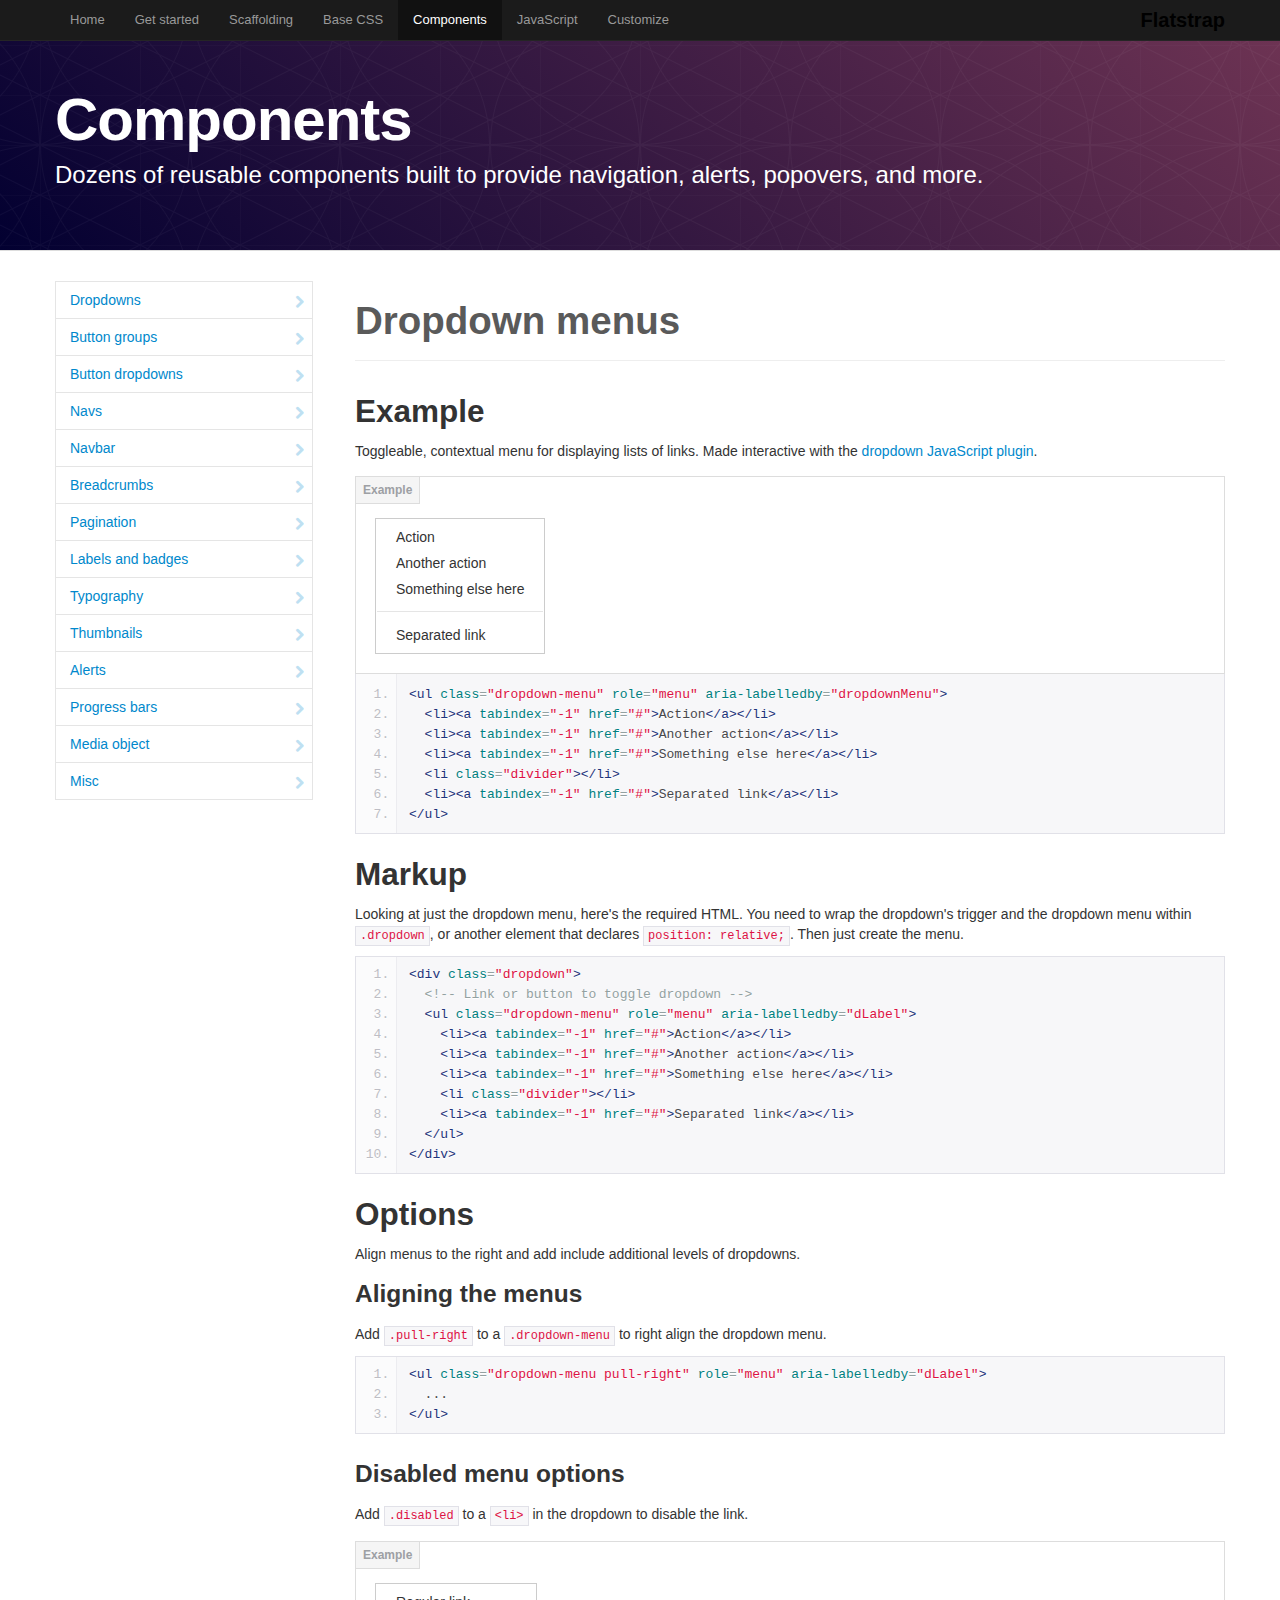
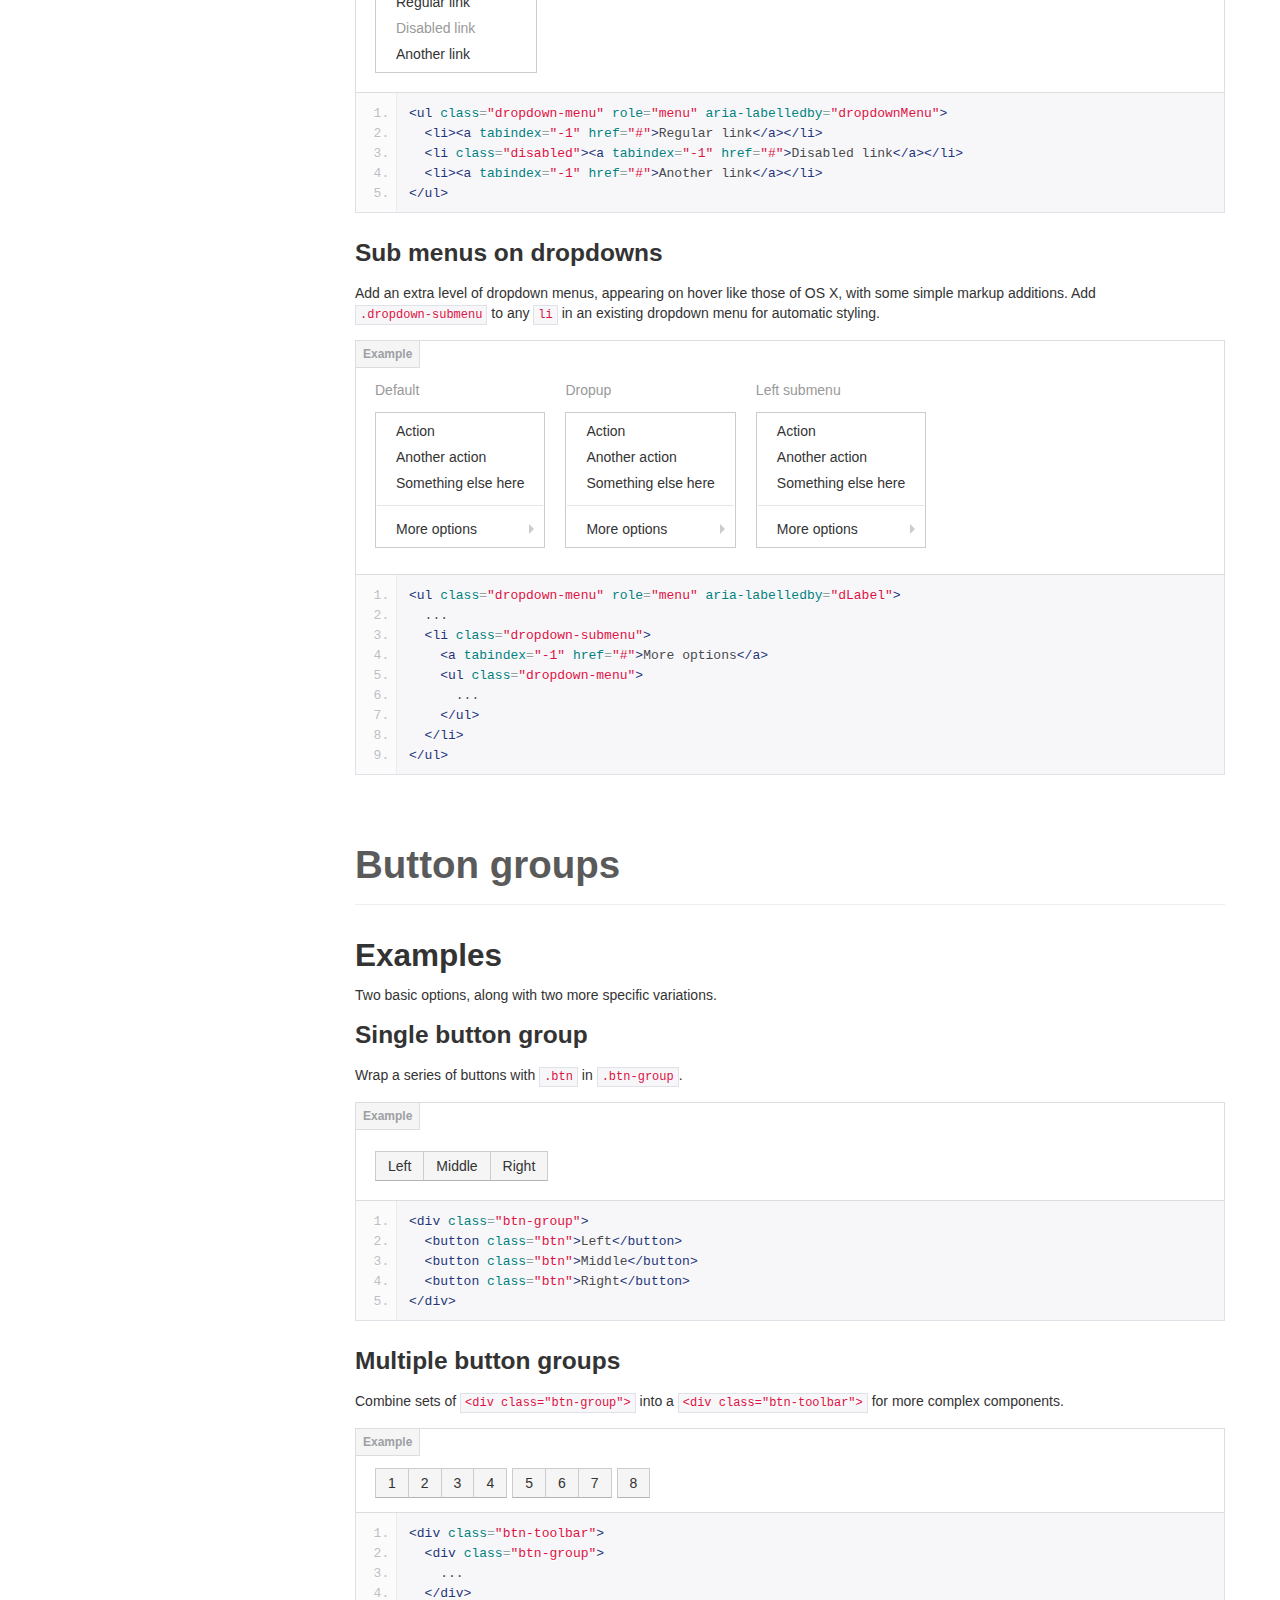
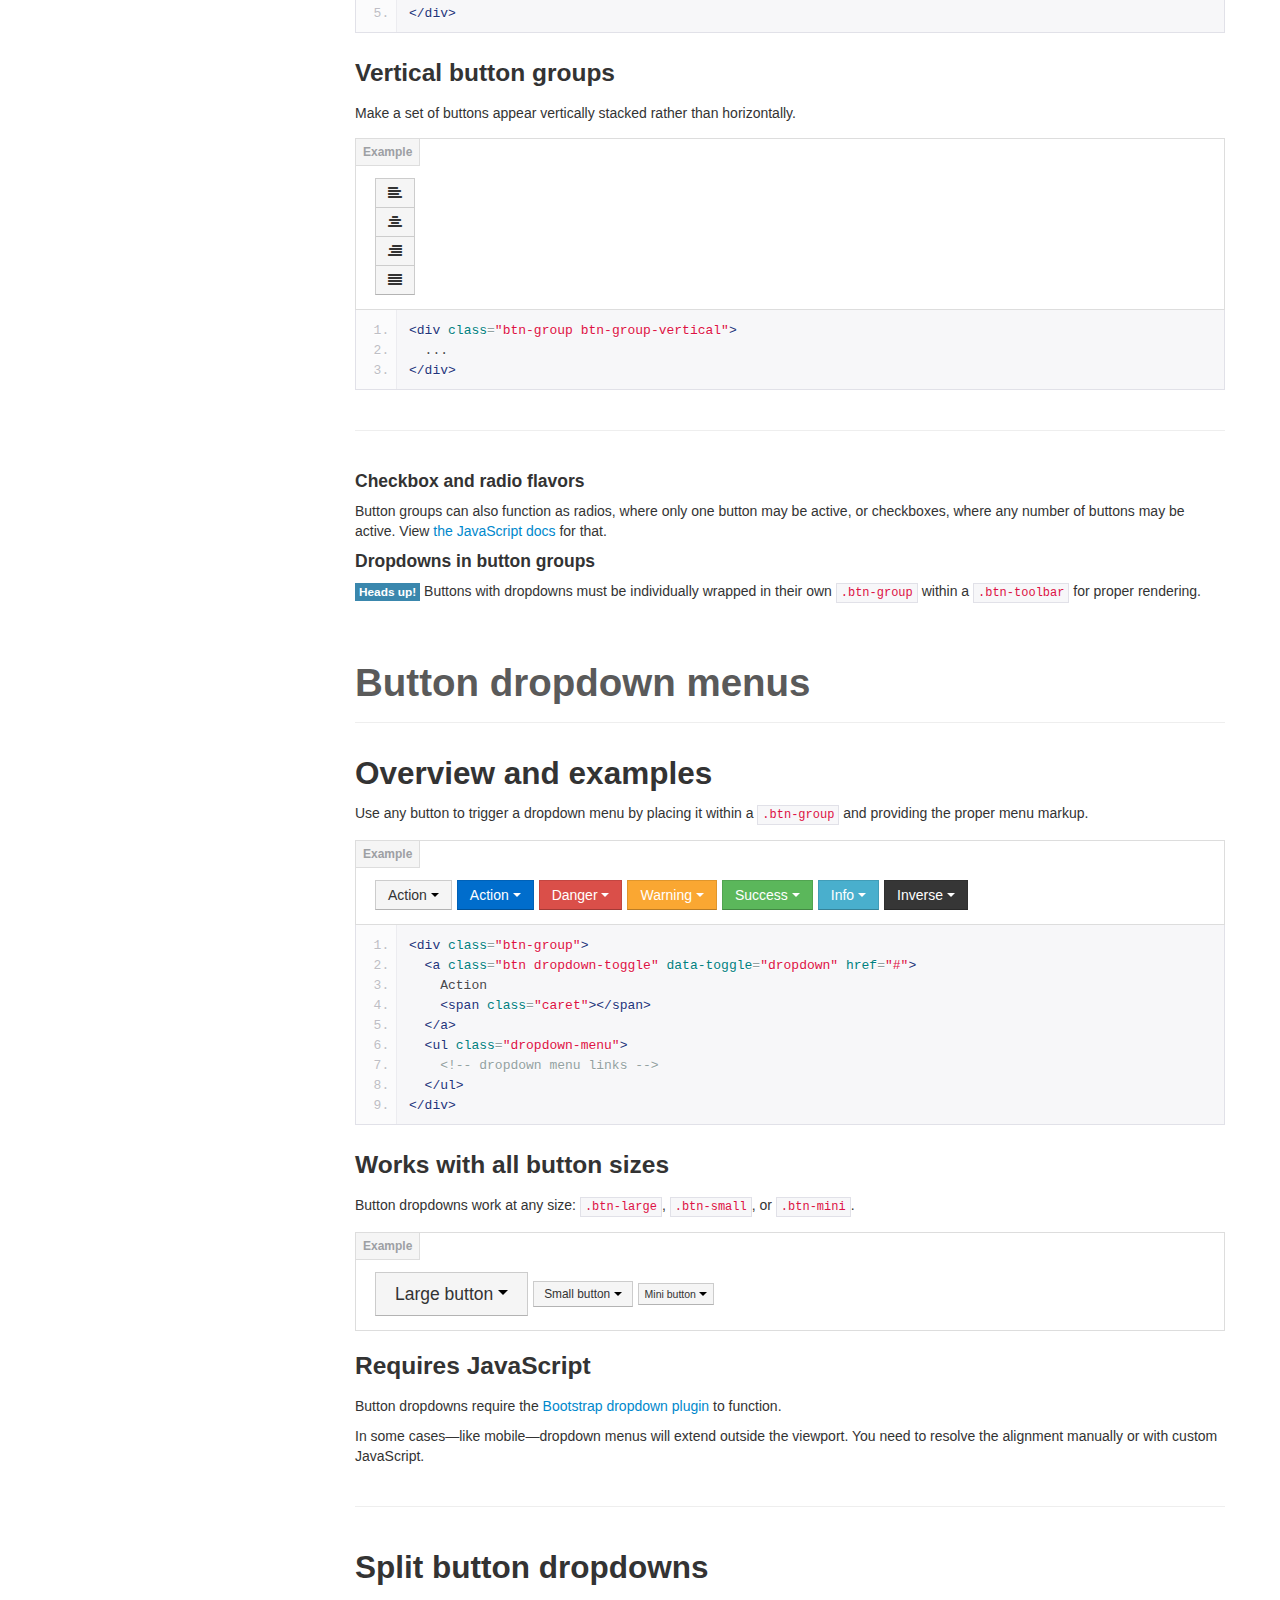
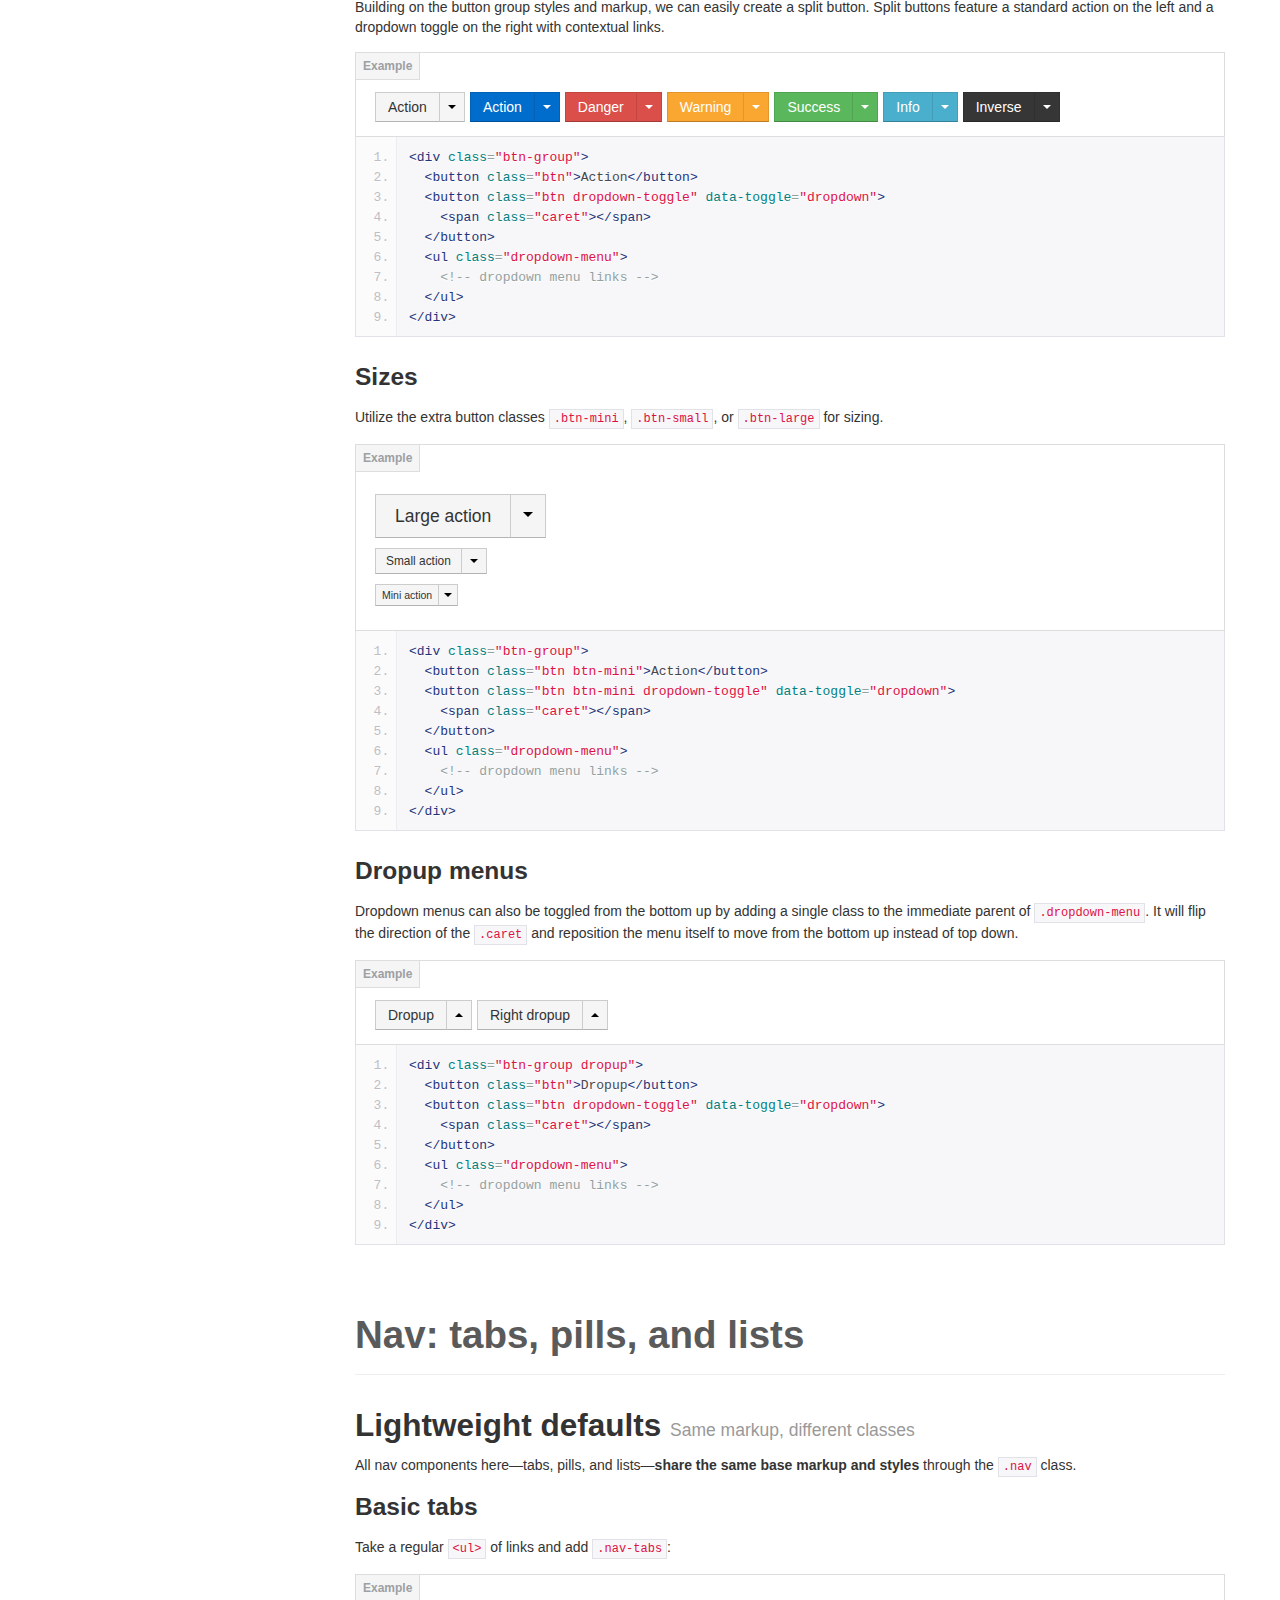
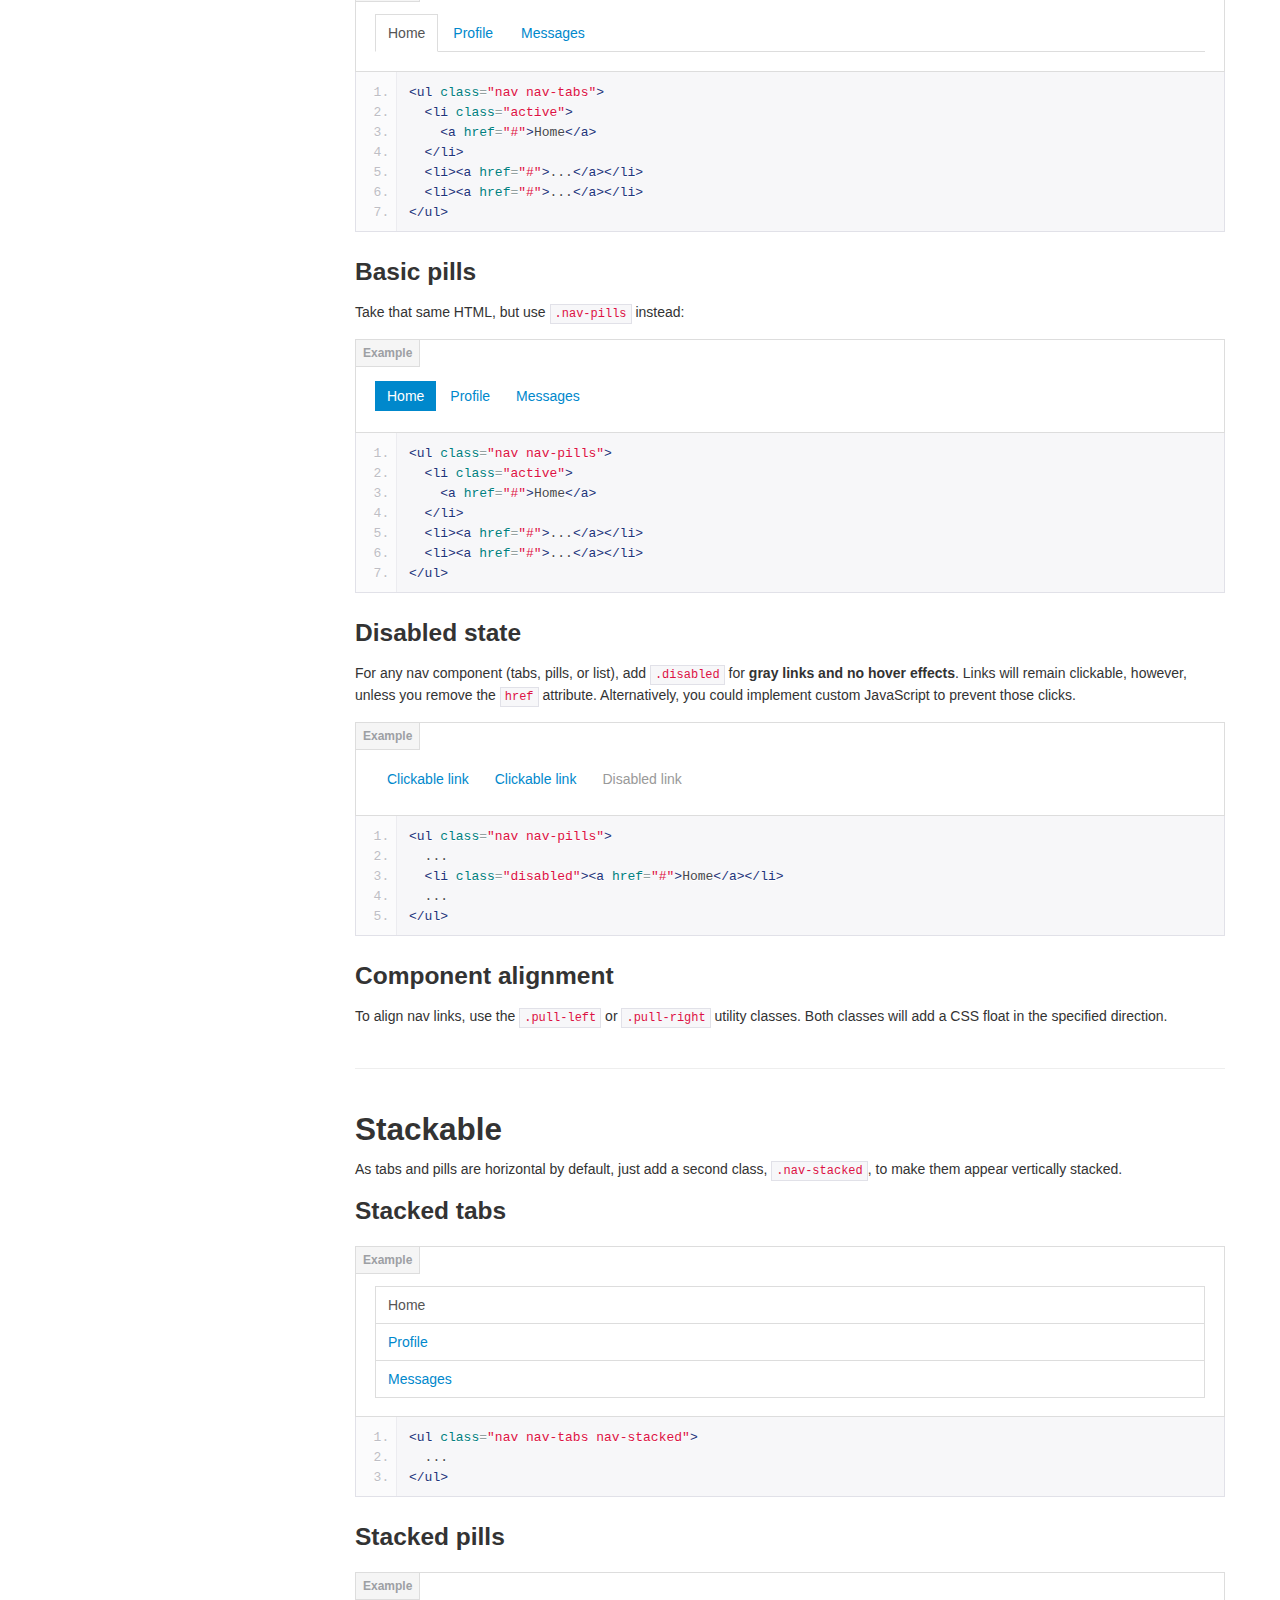
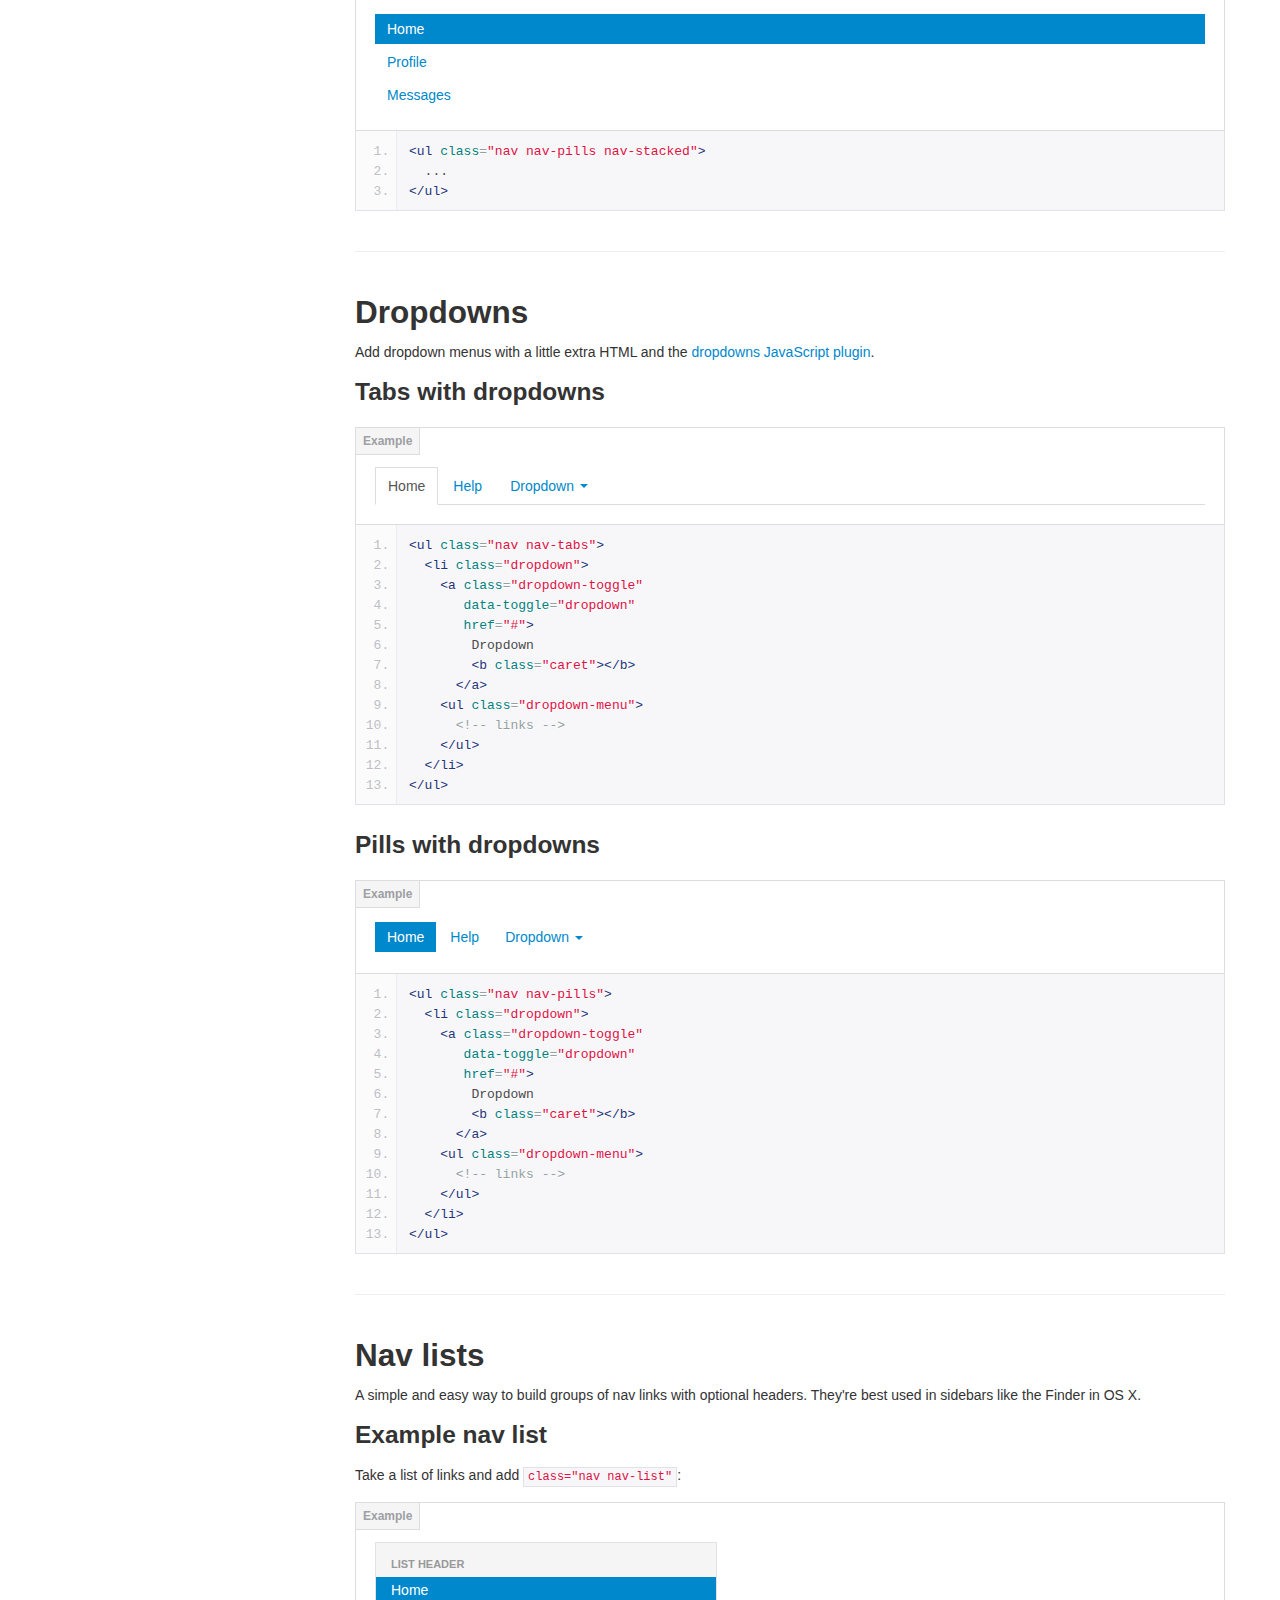
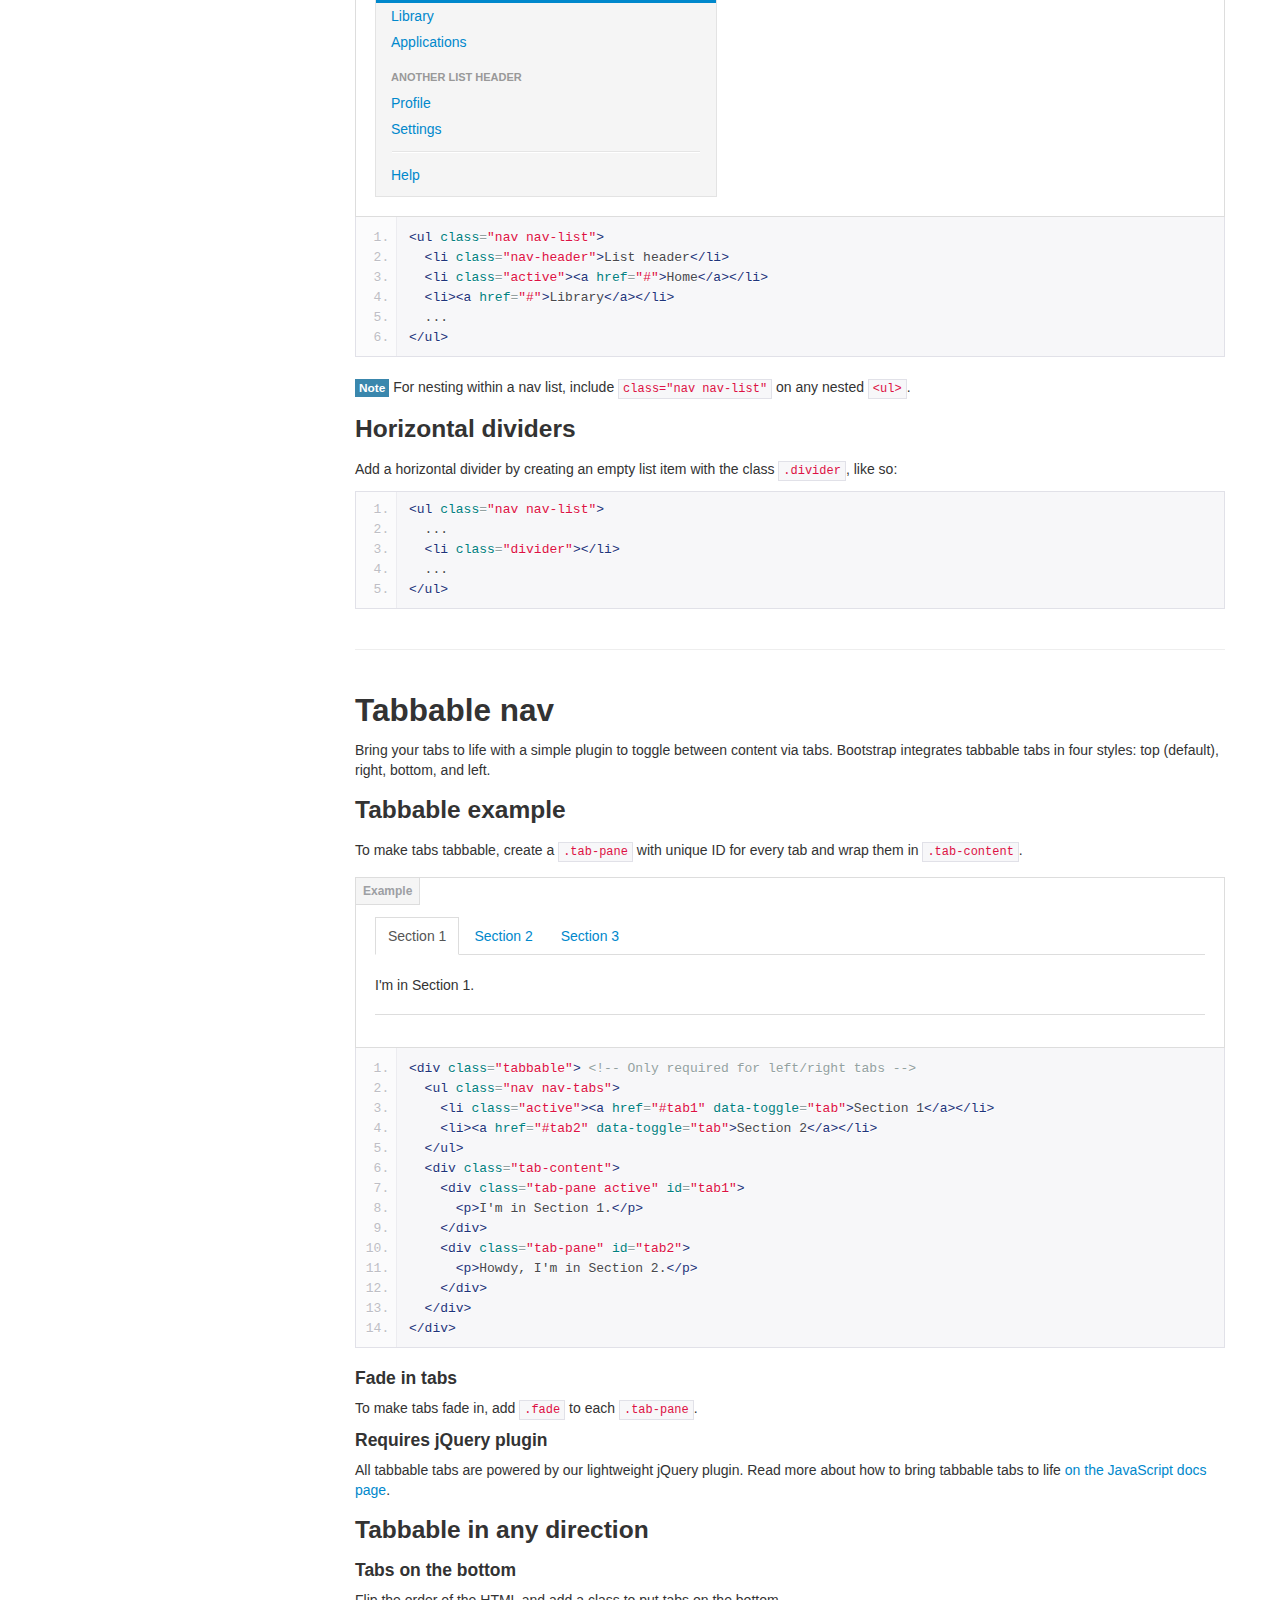
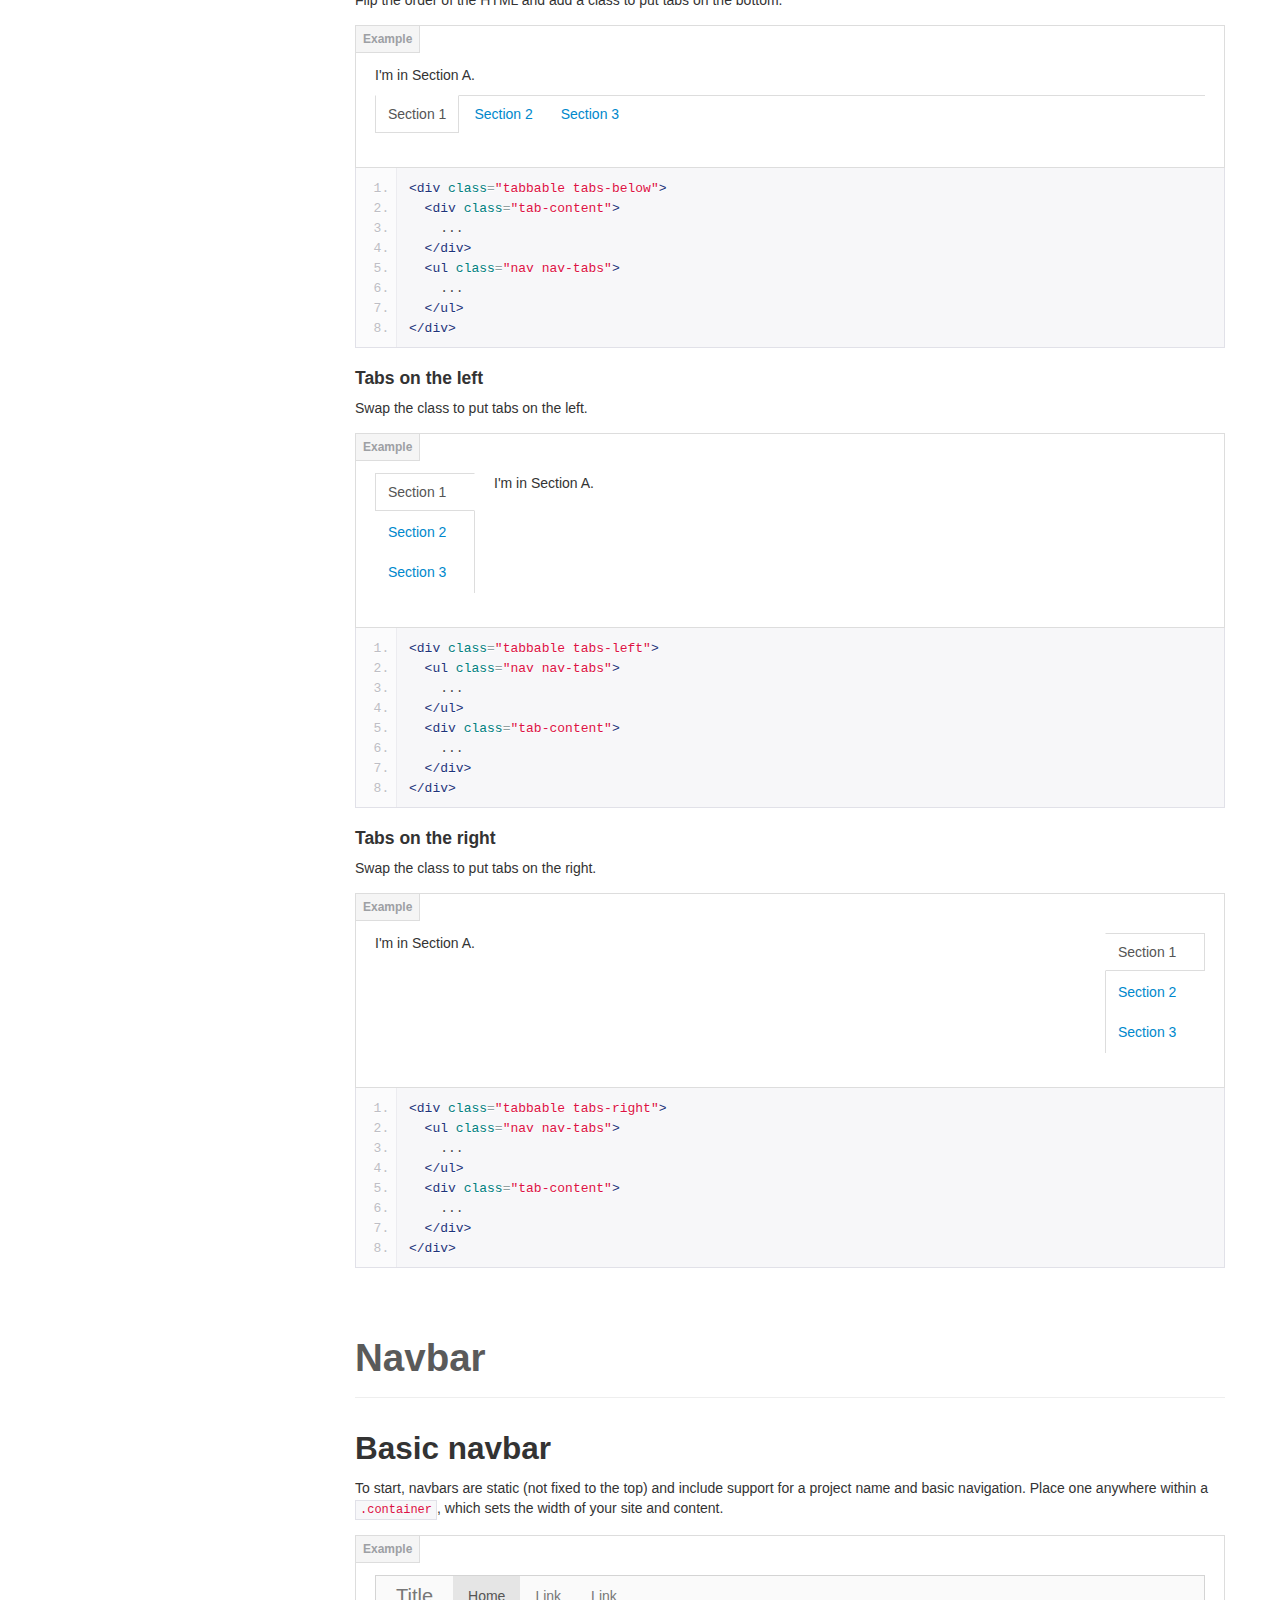
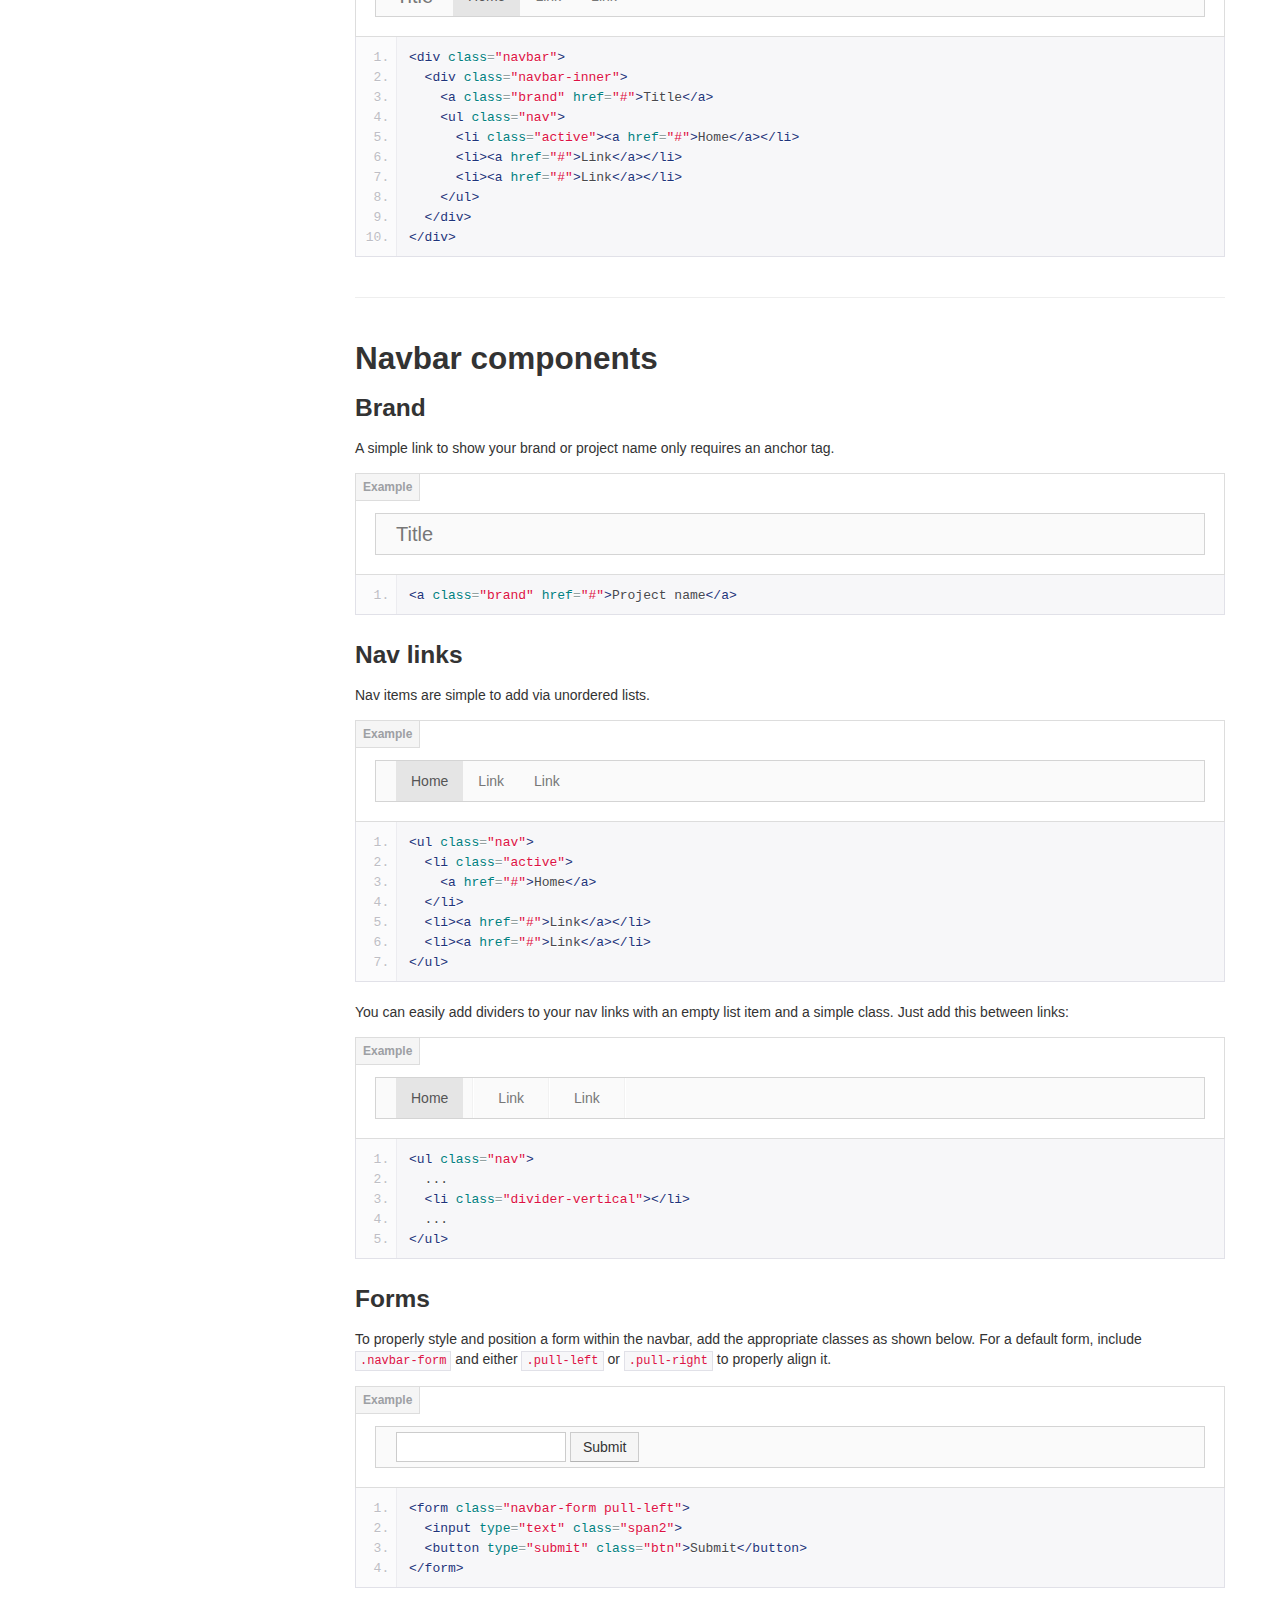
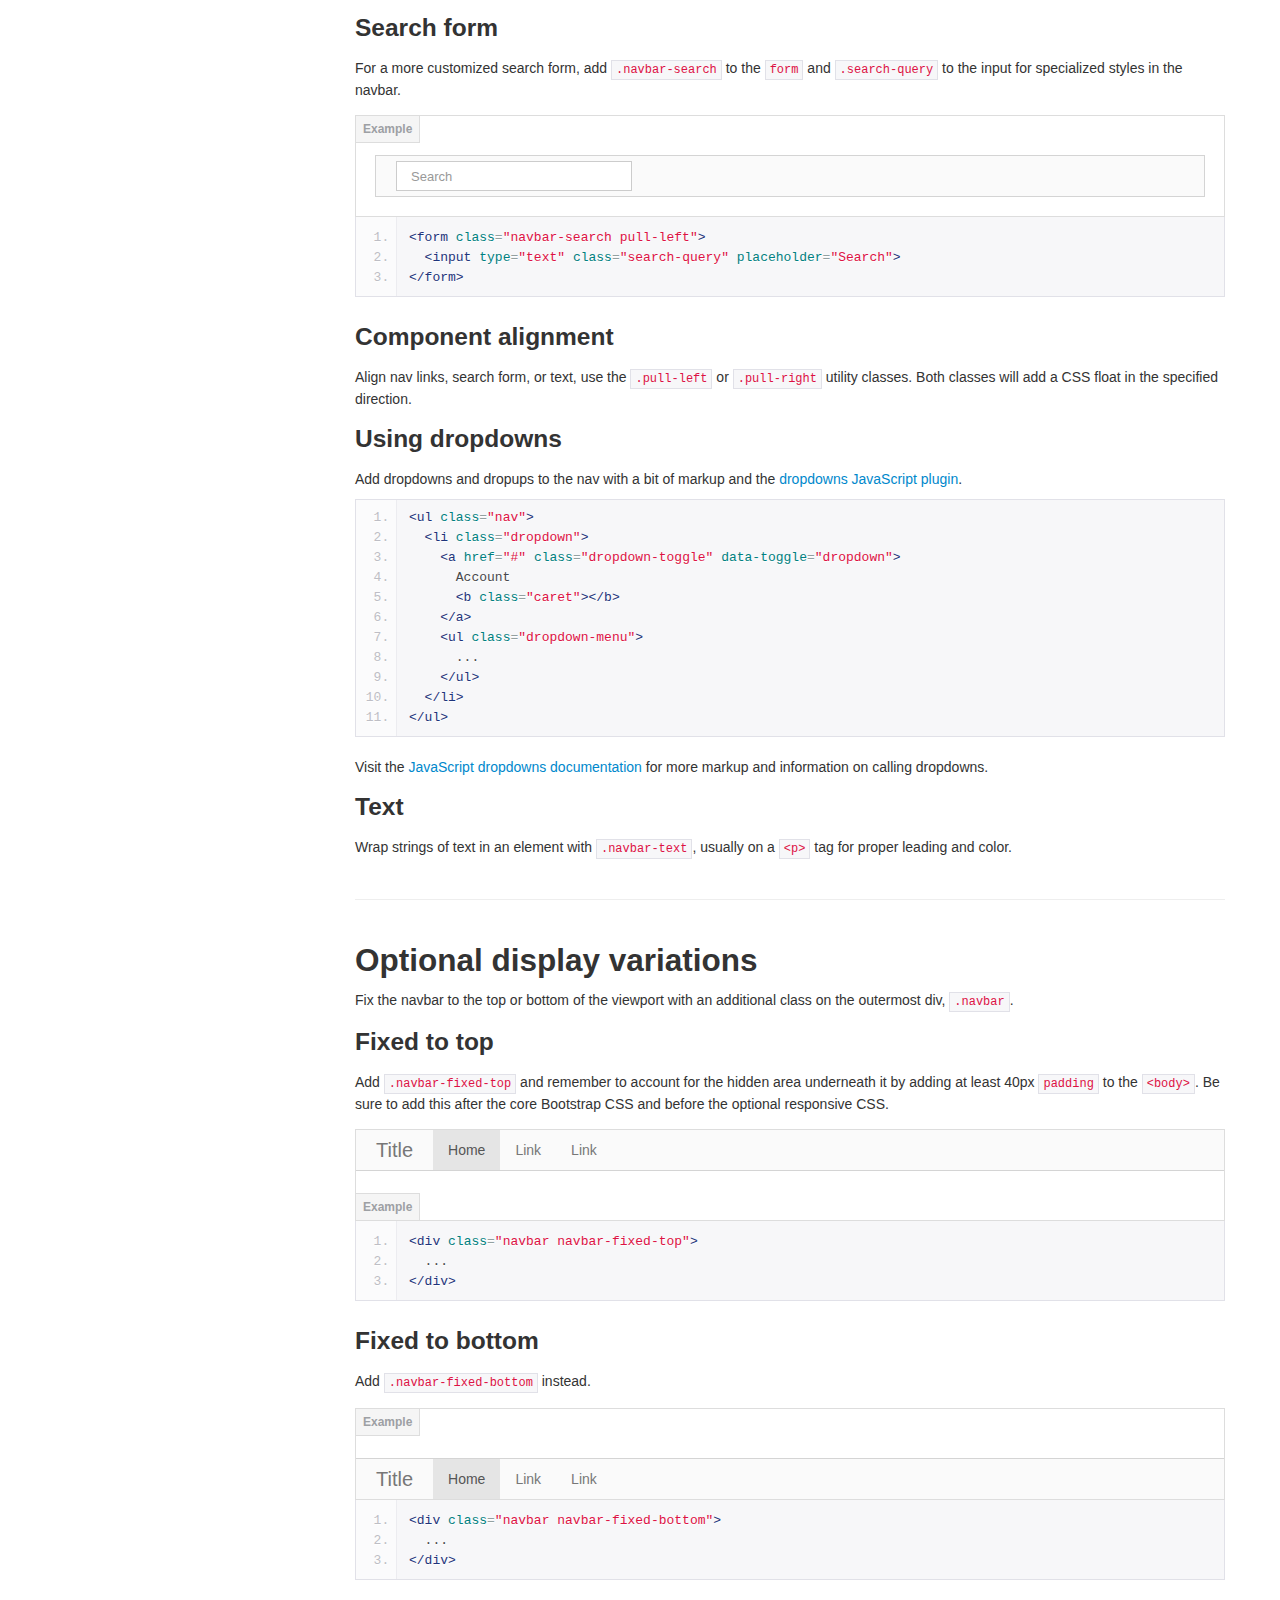
<file: static/flatstrap-master/components.html>
<!DOCTYPE html>
<html lang="en">
  <head>
    <meta charset="utf-8">
    <title>Components · Flatstrap</title>
    <meta name="viewport" content="width=device-width, initial-scale=1.0">
    <meta name="description" content="">
    <meta name="author" content="">

    <!-- Le styles -->
    <link href="assets/css/bootstrap.css" rel="stylesheet">
    <link href="assets/css/bootstrap-responsive.css" rel="stylesheet">
    <link href="assets/css/docs.css" rel="stylesheet">
    <link href="assets/js/google-code-prettify/prettify.css" rel="stylesheet">

    <!-- Le HTML5 shim, for IE6-8 support of HTML5 elements -->
    <!--[if lt IE 9]>
      <script src="assets/js/html5shiv.js"></script>
    <![endif]-->

    <!-- Le fav and touch icons -->
    <link rel="apple-touch-icon-precomposed" sizes="144x144" href="assets/ico/apple-touch-icon-144-precomposed.png">
    <link rel="apple-touch-icon-precomposed" sizes="114x114" href="assets/ico/apple-touch-icon-114-precomposed.png">
      <link rel="apple-touch-icon-precomposed" sizes="72x72" href="assets/ico/apple-touch-icon-72-precomposed.png">
                    <link rel="apple-touch-icon-precomposed" href="assets/ico/apple-touch-icon-57-precomposed.png">
                                   <link rel="shortcut icon" href="assets/ico/favicon.png">

    <script type="text/javascript">
      var _gaq = _gaq || [];
      _gaq.push(['_setAccount', 'UA-146052-10']);
      _gaq.push(['_trackPageview']);
      (function() {
        var ga = document.createElement('script'); ga.type = 'text/javascript'; ga.async = true;
        ga.src = ('https:' == document.location.protocol ? 'https://ssl' : 'http://www') + '.google-analytics.com/ga.js';
        var s = document.getElementsByTagName('script')[0]; s.parentNode.insertBefore(ga, s);
      })();
    </script>
  </head>

  <body data-spy="scroll" data-target=".bs-docs-sidebar">

    <!-- Navbar
    ================================================== -->
    <div class="navbar navbar-inverse navbar-fixed-top">
      <div class="navbar-inner">
        <div class="container">
          <button type="button" class="btn btn-navbar" data-toggle="collapse" data-target=".nav-collapse">
            <span class="icon-bar"></span>
            <span class="icon-bar"></span>
            <span class="icon-bar"></span>
          </button>
          <a class="brand" href="./index.html">Flatstrap</a>
          <div class="nav-collapse collapse">
            <ul class="nav">
              <li class="">
                <a href="./index.html">Home</a>
              </li>
              <li class="">
                <a href="./getting-started.html">Get started</a>
              </li>
              <li class="">
                <a href="./scaffolding.html">Scaffolding</a>
              </li>
              <li class="">
                <a href="./base-css.html">Base CSS</a>
              </li>
              <li class="active">
                <a href="./components.html">Components</a>
              </li>
              <li class="">
                <a href="./javascript.html">JavaScript</a>
              </li>
              <li class="">
                <a href="./customize.html">Customize</a>
              </li>
            </ul>
          </div>
        </div>
      </div>
    </div>

<!-- Subhead
================================================== -->
<header class="jumbotron subhead" id="overview">
  <div class="container">
    <h1>Components</h1>
    <p class="lead">Dozens of reusable components built to provide navigation, alerts, popovers, and more.</p>
  </div>
</header>


  <div class="container">

    <!-- Docs nav
    ================================================== -->
    <div class="row">
      <div class="span3 bs-docs-sidebar">
        <ul class="nav nav-list bs-docs-sidenav">
          <li><a href="#dropdowns"><i class="icon-chevron-right"></i> Dropdowns</a></li>
          <li><a href="#buttonGroups"><i class="icon-chevron-right"></i> Button groups</a></li>
          <li><a href="#buttonDropdowns"><i class="icon-chevron-right"></i> Button dropdowns</a></li>
          <li><a href="#navs"><i class="icon-chevron-right"></i> Navs</a></li>
          <li><a href="#navbar"><i class="icon-chevron-right"></i> Navbar</a></li>
          <li><a href="#breadcrumbs"><i class="icon-chevron-right"></i> Breadcrumbs</a></li>
          <li><a href="#pagination"><i class="icon-chevron-right"></i> Pagination</a></li>
          <li><a href="#labels-badges"><i class="icon-chevron-right"></i> Labels and badges</a></li>
          <li><a href="#typography"><i class="icon-chevron-right"></i> Typography</a></li>
          <li><a href="#thumbnails"><i class="icon-chevron-right"></i> Thumbnails</a></li>
          <li><a href="#alerts"><i class="icon-chevron-right"></i> Alerts</a></li>
          <li><a href="#progress"><i class="icon-chevron-right"></i> Progress bars</a></li>
          <li><a href="#media"><i class="icon-chevron-right"></i> Media object</a></li>
          <li><a href="#misc"><i class="icon-chevron-right"></i> Misc</a></li>
        </ul>
      </div>
      <div class="span9">



        <!-- Dropdowns
        ================================================== -->
        <section id="dropdowns">
          <div class="page-header">
            <h1>Dropdown menus</h1>
          </div>

          <h2>Example</h2>
          <p>Toggleable, contextual menu for displaying lists of links. Made interactive with the <a href="./javascript.html#dropdowns">dropdown JavaScript plugin</a>.</p>
          <div class="bs-docs-example">
            <div class="dropdown clearfix">
              <ul class="dropdown-menu" role="menu" aria-labelledby="dropdownMenu" style="display: block; position: static; margin-bottom: 5px; *width: 180px;">
                <li><a tabindex="-1" href="#">Action</a></li>
                <li><a tabindex="-1" href="#">Another action</a></li>
                <li><a tabindex="-1" href="#">Something else here</a></li>
                <li class="divider"></li>
                <li><a tabindex="-1" href="#">Separated link</a></li>
              </ul>
            </div>
          </div>
<pre class="prettyprint linenums">
&lt;ul class="dropdown-menu" role="menu" aria-labelledby="dropdownMenu"&gt;
  &lt;li&gt;&lt;a tabindex="-1" href="#"&gt;Action&lt;/a&gt;&lt;/li&gt;
  &lt;li&gt;&lt;a tabindex="-1" href="#"&gt;Another action&lt;/a&gt;&lt;/li&gt;
  &lt;li&gt;&lt;a tabindex="-1" href="#"&gt;Something else here&lt;/a&gt;&lt;/li&gt;
  &lt;li class="divider"&gt;&lt;/li&gt;
  &lt;li&gt;&lt;a tabindex="-1" href="#"&gt;Separated link&lt;/a&gt;&lt;/li&gt;
&lt;/ul&gt;
</pre>

          <h2>Markup</h2>
          <p>Looking at just the dropdown menu, here's the required HTML. You need to wrap the dropdown's trigger and the dropdown menu within <code>.dropdown</code>, or another element that declares <code>position: relative;</code>. Then just create the menu.</p>

<pre class="prettyprint linenums">
&lt;div class="dropdown"&gt;
  &lt;!-- Link or button to toggle dropdown --&gt;
  &lt;ul class="dropdown-menu" role="menu" aria-labelledby="dLabel"&gt;
    &lt;li&gt;&lt;a tabindex="-1" href="#"&gt;Action&lt;/a&gt;&lt;/li&gt;
    &lt;li&gt;&lt;a tabindex="-1" href="#"&gt;Another action&lt;/a&gt;&lt;/li&gt;
    &lt;li&gt;&lt;a tabindex="-1" href="#"&gt;Something else here&lt;/a&gt;&lt;/li&gt;
    &lt;li class="divider"&gt;&lt;/li&gt;
    &lt;li&gt;&lt;a tabindex="-1" href="#"&gt;Separated link&lt;/a&gt;&lt;/li&gt;
  &lt;/ul&gt;
&lt;/div&gt;
</pre>

          <h2>Options</h2>
          <p>Align menus to the right and add include additional levels of dropdowns.</p>

          <h3>Aligning the menus</h3>
          <p>Add <code>.pull-right</code> to a <code>.dropdown-menu</code> to right align the dropdown menu.</p>
<pre class="prettyprint linenums">
&lt;ul class="dropdown-menu pull-right" role="menu" aria-labelledby="dLabel"&gt;
  ...
&lt;/ul&gt;
</pre>

          <h3>Disabled menu options</h3>
          <p>Add <code>.disabled</code> to a <code>&lt;li&gt;</code> in the dropdown to disable the link.</p>
          <div class="bs-docs-example">
            <div class="dropdown clearfix">
              <ul class="dropdown-menu" role="menu" aria-labelledby="dropdownMenu" style="display: block; position: static; margin-bottom: 5px; *width: 180px;">
                <li><a tabindex="-1" href="#">Regular link</a></li>
                <li class="disabled"><a tabindex="-1" href="#">Disabled link</a></li>
                <li><a tabindex="-1" href="#">Another link</a></li>
              </ul>
            </div>
          </div>
<pre class="prettyprint linenums">
&lt;ul class="dropdown-menu" role="menu" aria-labelledby="dropdownMenu"&gt;
  &lt;li&gt;&lt;a tabindex="-1" href="#"&gt;Regular link&lt;/a&gt;&lt;/li&gt;
  &lt;li class="disabled"&gt;&lt;a tabindex="-1" href="#"&gt;Disabled link&lt;/a&gt;&lt;/li&gt;
  &lt;li&gt;&lt;a tabindex="-1" href="#"&gt;Another link&lt;/a&gt;&lt;/li&gt;
&lt;/ul&gt;
</pre>

          <h3>Sub menus on dropdowns</h3>
          <p>Add an extra level of dropdown menus, appearing on hover like those of OS X, with some simple markup additions. Add <code>.dropdown-submenu</code> to any <code>li</code> in an existing dropdown menu for automatic styling.</p>
          <div class="bs-docs-example bs-docs-example-submenus">

            <div class="pull-left">
              <p class="muted">Default</p>
              <div class="dropdown clearfix">
                <ul class="dropdown-menu" role="menu" aria-labelledby="dropdownMenu">
                  <li><a tabindex="-1" href="#">Action</a></li>
                  <li><a tabindex="-1" href="#">Another action</a></li>
                  <li><a tabindex="-1" href="#">Something else here</a></li>
                  <li class="divider"></li>
                  <li class="dropdown-submenu">
                    <a tabindex="-1" href="#">More options</a>
                    <ul class="dropdown-menu">
                      <li><a tabindex="-1" href="#">Second level link</a></li>
                      <li><a tabindex="-1" href="#">Second level link</a></li>
                      <li><a tabindex="-1" href="#">Second level link</a></li>
                      <li><a tabindex="-1" href="#">Second level link</a></li>
                      <li><a tabindex="-1" href="#">Second level link</a></li>
                    </ul>
                  </li>
                </ul>
              </div>
            </div>

            <div class="pull-left">
              <p class="muted">Dropup</p>
              <div class="dropup">
                <ul class="dropdown-menu" role="menu" aria-labelledby="dropdownMenu">
                  <li><a tabindex="-1" href="#">Action</a></li>
                  <li><a tabindex="-1" href="#">Another action</a></li>
                  <li><a tabindex="-1" href="#">Something else here</a></li>
                  <li class="divider"></li>
                  <li class="dropdown-submenu">
                    <a tabindex="-1" href="#">More options</a>
                    <ul class="dropdown-menu">
                      <li><a tabindex="-1" href="#">Second level link</a></li>
                      <li><a tabindex="-1" href="#">Second level link</a></li>
                      <li><a tabindex="-1" href="#">Second level link</a></li>
                      <li><a tabindex="-1" href="#">Second level link</a></li>
                      <li><a tabindex="-1" href="#">Second level link</a></li>
                    </ul>
                  </li>
                </ul>
              </div>
            </div>

            <div class="pull-left">
              <p class="muted">Left submenu</p>
              <div class="dropdown">
                <ul class="dropdown-menu" role="menu" aria-labelledby="dropdownMenu">
                  <li><a tabindex="-1" href="#">Action</a></li>
                  <li><a tabindex="-1" href="#">Another action</a></li>
                  <li><a tabindex="-1" href="#">Something else here</a></li>
                  <li class="divider"></li>
                  <li class="dropdown-submenu pull-left">
                    <a tabindex="-1" href="#">More options</a>
                    <ul class="dropdown-menu">
                      <li><a tabindex="-1" href="#">Second level link</a></li>
                      <li><a tabindex="-1" href="#">Second level link</a></li>
                      <li><a tabindex="-1" href="#">Second level link</a></li>
                      <li><a tabindex="-1" href="#">Second level link</a></li>
                      <li><a tabindex="-1" href="#">Second level link</a></li>
                    </ul>
                  </li>
                </ul>
              </div>
            </div>

          </div>
<pre class="prettyprint linenums">
&lt;ul class="dropdown-menu" role="menu" aria-labelledby="dLabel"&gt;
  ...
  &lt;li class="dropdown-submenu"&gt;
    &lt;a tabindex="-1" href="#"&gt;More options&lt;/a&gt;
    &lt;ul class="dropdown-menu"&gt;
      ...
    &lt;/ul&gt;
  &lt;/li&gt;
&lt;/ul&gt;
</pre>

        </section>




        <!-- Button Groups
        ================================================== -->
        <section id="buttonGroups">
          <div class="page-header">
            <h1>Button groups</h1>
          </div>

          <h2>Examples</h2>
          <p>Two basic options, along with two more specific variations.</p>

          <h3>Single button group</h3>
          <p>Wrap a series of buttons with <code>.btn</code> in <code>.btn-group</code>.</p>
          <div class="bs-docs-example">
            <div class="btn-group" style="margin: 9px 0 5px;">
              <button class="btn">Left</button>
              <button class="btn">Middle</button>
              <button class="btn">Right</button>
            </div>
          </div>
<pre class="prettyprint linenums">
&lt;div class="btn-group"&gt;
  &lt;button class="btn"&gt;Left&lt;/button&gt;
  &lt;button class="btn"&gt;Middle&lt;/button&gt;
  &lt;button class="btn"&gt;Right&lt;/button&gt;
&lt;/div&gt;
</pre>

          <h3>Multiple button groups</h3>
          <p>Combine sets of <code>&lt;div class="btn-group"&gt;</code> into a <code>&lt;div class="btn-toolbar"&gt;</code> for more complex components.</p>
          <div class="bs-docs-example">
            <div class="btn-toolbar" style="margin: 0;">
              <div class="btn-group">
                <button class="btn">1</button>
                <button class="btn">2</button>
                <button class="btn">3</button>
                <button class="btn">4</button>
              </div>
              <div class="btn-group">
                <button class="btn">5</button>
                <button class="btn">6</button>
                <button class="btn">7</button>
              </div>
              <div class="btn-group">
                <button class="btn">8</button>
              </div>
            </div>
          </div>
<pre class="prettyprint linenums">
&lt;div class="btn-toolbar"&gt;
  &lt;div class="btn-group"&gt;
    ...
  &lt;/div&gt;
&lt;/div&gt;
</pre>

          <h3>Vertical button groups</h3>
          <p>Make a set of buttons appear vertically stacked rather than horizontally.</p>
          <div class="bs-docs-example">
            <div class="btn-group btn-group-vertical">
              <button type="button" class="btn"><i class="icon-align-left"></i></button>
              <button type="button" class="btn"><i class="icon-align-center"></i></button>
              <button type="button" class="btn"><i class="icon-align-right"></i></button>
              <button type="button" class="btn"><i class="icon-align-justify"></i></button>
            </div>
          </div>
<pre class="prettyprint linenums">
&lt;div class="btn-group btn-group-vertical"&gt;
  ...
&lt;/div&gt;
</pre>


          <hr class="bs-docs-separator">


          <h4>Checkbox and radio flavors</h4>
          <p>Button groups can also function as radios, where only one button may be active, or checkboxes, where any number of buttons may be active. View <a href="./javascript.html#buttons">the JavaScript docs</a> for that.</p>

          <h4>Dropdowns in button groups</h4>
          <p><span class="label label-info">Heads up!</span> Buttons with dropdowns must be individually wrapped in their own <code>.btn-group</code> within a <code>.btn-toolbar</code> for proper rendering.</p>
        </section>



        <!-- Split button dropdowns
        ================================================== -->
        <section id="buttonDropdowns">
          <div class="page-header">
            <h1>Button dropdown menus</h1>
          </div>


          <h2>Overview and examples</h2>
          <p>Use any button to trigger a dropdown menu by placing it within a <code>.btn-group</code> and providing the proper menu markup.</p>
          <div class="bs-docs-example">
            <div class="btn-toolbar" style="margin: 0;">
              <div class="btn-group">
                <button class="btn dropdown-toggle" data-toggle="dropdown">Action <span class="caret"></span></button>
                <ul class="dropdown-menu">
                  <li><a href="#">Action</a></li>
                  <li><a href="#">Another action</a></li>
                  <li><a href="#">Something else here</a></li>
                  <li class="divider"></li>
                  <li><a href="#">Separated link</a></li>
                </ul>
              </div><!-- /btn-group -->
              <div class="btn-group">
                <button class="btn btn-primary dropdown-toggle" data-toggle="dropdown">Action <span class="caret"></span></button>
                <ul class="dropdown-menu">
                  <li><a href="#">Action</a></li>
                  <li><a href="#">Another action</a></li>
                  <li><a href="#">Something else here</a></li>
                  <li class="divider"></li>
                  <li><a href="#">Separated link</a></li>
                </ul>
              </div><!-- /btn-group -->
              <div class="btn-group">
                <button class="btn btn-danger dropdown-toggle" data-toggle="dropdown">Danger <span class="caret"></span></button>
                <ul class="dropdown-menu">
                  <li><a href="#">Action</a></li>
                  <li><a href="#">Another action</a></li>
                  <li><a href="#">Something else here</a></li>
                  <li class="divider"></li>
                  <li><a href="#">Separated link</a></li>
                </ul>
              </div><!-- /btn-group -->
              <div class="btn-group">
                <button class="btn btn-warning dropdown-toggle" data-toggle="dropdown">Warning <span class="caret"></span></button>
                <ul class="dropdown-menu">
                  <li><a href="#">Action</a></li>
                  <li><a href="#">Another action</a></li>
                  <li><a href="#">Something else here</a></li>
                  <li class="divider"></li>
                  <li><a href="#">Separated link</a></li>
                </ul>
              </div><!-- /btn-group -->
              <div class="btn-group">
                <button class="btn btn-success dropdown-toggle" data-toggle="dropdown">Success <span class="caret"></span></button>
                <ul class="dropdown-menu">
                  <li><a href="#">Action</a></li>
                  <li><a href="#">Another action</a></li>
                  <li><a href="#">Something else here</a></li>
                  <li class="divider"></li>
                  <li><a href="#">Separated link</a></li>
                </ul>
              </div><!-- /btn-group -->
              <div class="btn-group">
                <button class="btn btn-info dropdown-toggle" data-toggle="dropdown">Info <span class="caret"></span></button>
                <ul class="dropdown-menu">
                  <li><a href="#">Action</a></li>
                  <li><a href="#">Another action</a></li>
                  <li><a href="#">Something else here</a></li>
                  <li class="divider"></li>
                  <li><a href="#">Separated link</a></li>
                </ul>
              </div><!-- /btn-group -->
              <div class="btn-group">
                <button class="btn btn-inverse dropdown-toggle" data-toggle="dropdown">Inverse <span class="caret"></span></button>
                <ul class="dropdown-menu">
                  <li><a href="#">Action</a></li>
                  <li><a href="#">Another action</a></li>
                  <li><a href="#">Something else here</a></li>
                  <li class="divider"></li>
                  <li><a href="#">Separated link</a></li>
                </ul>
              </div><!-- /btn-group -->
            </div><!-- /btn-toolbar -->
          </div>
<pre class="prettyprint linenums">
&lt;div class="btn-group"&gt;
  &lt;a class="btn dropdown-toggle" data-toggle="dropdown" href="#"&gt;
    Action
    &lt;span class="caret"&gt;&lt;/span&gt;
  &lt;/a&gt;
  &lt;ul class="dropdown-menu"&gt;
    &lt;!-- dropdown menu links --&gt;
  &lt;/ul&gt;
&lt;/div&gt;
</pre>

          <h3>Works with all button sizes</h3>
          <p>Button dropdowns work at any size:  <code>.btn-large</code>, <code>.btn-small</code>, or <code>.btn-mini</code>.</p>
          <div class="bs-docs-example">
            <div class="btn-toolbar" style="margin: 0;">
              <div class="btn-group">
                <button class="btn btn-large dropdown-toggle" data-toggle="dropdown">Large button <span class="caret"></span></button>
                <ul class="dropdown-menu">
                  <li><a href="#">Action</a></li>
                  <li><a href="#">Another action</a></li>
                  <li><a href="#">Something else here</a></li>
                  <li class="divider"></li>
                  <li><a href="#">Separated link</a></li>
                </ul>
              </div><!-- /btn-group -->
              <div class="btn-group">
                <button class="btn btn-small dropdown-toggle" data-toggle="dropdown">Small button <span class="caret"></span></button>
                <ul class="dropdown-menu">
                  <li><a href="#">Action</a></li>
                  <li><a href="#">Another action</a></li>
                  <li><a href="#">Something else here</a></li>
                  <li class="divider"></li>
                  <li><a href="#">Separated link</a></li>
                </ul>
              </div><!-- /btn-group -->
              <div class="btn-group">
                <button class="btn btn-mini dropdown-toggle" data-toggle="dropdown">Mini button <span class="caret"></span></button>
                <ul class="dropdown-menu">
                  <li><a href="#">Action</a></li>
                  <li><a href="#">Another action</a></li>
                  <li><a href="#">Something else here</a></li>
                  <li class="divider"></li>
                  <li><a href="#">Separated link</a></li>
                </ul>
              </div><!-- /btn-group -->
            </div><!-- /btn-toolbar -->
          </div>

          <h3>Requires JavaScript</h3>
          <p>Button dropdowns require the <a href="./javascript.html#dropdowns">Bootstrap dropdown plugin</a> to function.</p>
          <p>In some cases&mdash;like mobile&mdash;dropdown menus will extend outside the viewport. You need to resolve the alignment manually or with custom JavaScript.</p>


          <hr class="bs-docs-separator">


          <h2>Split button dropdowns</h2>
          <p>Building on the button group styles and markup, we can easily create a split button. Split buttons feature a standard action on the left and a dropdown toggle on the right with contextual links.</p>
          <div class="bs-docs-example">
            <div class="btn-toolbar" style="margin: 0;">
              <div class="btn-group">
                <button class="btn">Action</button>
                <button class="btn dropdown-toggle" data-toggle="dropdown"><span class="caret"></span></button>
                <ul class="dropdown-menu">
                  <li><a href="#">Action</a></li>
                  <li><a href="#">Another action</a></li>
                  <li><a href="#">Something else here</a></li>
                  <li class="divider"></li>
                  <li><a href="#">Separated link</a></li>
                </ul>
              </div><!-- /btn-group -->
              <div class="btn-group">
                <button class="btn btn-primary">Action</button>
                <button class="btn btn-primary dropdown-toggle" data-toggle="dropdown"><span class="caret"></span></button>
                <ul class="dropdown-menu">
                  <li><a href="#">Action</a></li>
                  <li><a href="#">Another action</a></li>
                  <li><a href="#">Something else here</a></li>
                  <li class="divider"></li>
                  <li><a href="#">Separated link</a></li>
                </ul>
              </div><!-- /btn-group -->
              <div class="btn-group">
                <button class="btn btn-danger">Danger</button>
                <button class="btn btn-danger dropdown-toggle" data-toggle="dropdown"><span class="caret"></span></button>
                <ul class="dropdown-menu">
                  <li><a href="#">Action</a></li>
                  <li><a href="#">Another action</a></li>
                  <li><a href="#">Something else here</a></li>
                  <li class="divider"></li>
                  <li><a href="#">Separated link</a></li>
                </ul>
              </div><!-- /btn-group -->
              <div class="btn-group">
                <button class="btn btn-warning">Warning</button>
                <button class="btn btn-warning dropdown-toggle" data-toggle="dropdown"><span class="caret"></span></button>
                <ul class="dropdown-menu">
                  <li><a href="#">Action</a></li>
                  <li><a href="#">Another action</a></li>
                  <li><a href="#">Something else here</a></li>
                  <li class="divider"></li>
                  <li><a href="#">Separated link</a></li>
                </ul>
              </div><!-- /btn-group -->
              <div class="btn-group">
                <button class="btn btn-success">Success</button>
                <button class="btn btn-success dropdown-toggle" data-toggle="dropdown"><span class="caret"></span></button>
                <ul class="dropdown-menu">
                  <li><a href="#">Action</a></li>
                  <li><a href="#">Another action</a></li>
                  <li><a href="#">Something else here</a></li>
                  <li class="divider"></li>
                  <li><a href="#">Separated link</a></li>
                </ul>
              </div><!-- /btn-group -->
              <div class="btn-group">
                <button class="btn btn-info">Info</button>
                <button class="btn btn-info dropdown-toggle" data-toggle="dropdown"><span class="caret"></span></button>
                <ul class="dropdown-menu">
                  <li><a href="#">Action</a></li>
                  <li><a href="#">Another action</a></li>
                  <li><a href="#">Something else here</a></li>
                  <li class="divider"></li>
                  <li><a href="#">Separated link</a></li>
                </ul>
              </div><!-- /btn-group -->
              <div class="btn-group">
                <button class="btn btn-inverse">Inverse</button>
                <button class="btn btn-inverse dropdown-toggle" data-toggle="dropdown"><span class="caret"></span></button>
                <ul class="dropdown-menu">
                  <li><a href="#">Action</a></li>
                  <li><a href="#">Another action</a></li>
                  <li><a href="#">Something else here</a></li>
                  <li class="divider"></li>
                  <li><a href="#">Separated link</a></li>
                </ul>
              </div><!-- /btn-group -->
            </div><!-- /btn-toolbar -->
          </div>
<pre class="prettyprint linenums">
&lt;div class="btn-group"&gt;
  &lt;button class="btn"&gt;Action&lt;/button&gt;
  &lt;button class="btn dropdown-toggle" data-toggle="dropdown"&gt;
    &lt;span class="caret"&gt;&lt;/span&gt;
  &lt;/button&gt;
  &lt;ul class="dropdown-menu"&gt;
    &lt;!-- dropdown menu links --&gt;
  &lt;/ul&gt;
&lt;/div&gt;
</pre>

          <h3>Sizes</h3>
          <p>Utilize the extra button classes <code>.btn-mini</code>, <code>.btn-small</code>, or <code>.btn-large</code> for sizing.</p>
          <div class="bs-docs-example">
            <div class="btn-toolbar">
              <div class="btn-group">
                <button class="btn btn-large">Large action</button>
                <button class="btn btn-large dropdown-toggle" data-toggle="dropdown"><span class="caret"></span></button>
                <ul class="dropdown-menu">
                  <li><a href="#">Action</a></li>
                  <li><a href="#">Another action</a></li>
                  <li><a href="#">Something else here</a></li>
                  <li class="divider"></li>
                  <li><a href="#">Separated link</a></li>
                </ul>
              </div><!-- /btn-group -->
            </div><!-- /btn-toolbar -->
            <div class="btn-toolbar">
              <div class="btn-group">
                <button class="btn btn-small">Small action</button>
                <button class="btn btn-small dropdown-toggle" data-toggle="dropdown"><span class="caret"></span></button>
                <ul class="dropdown-menu">
                  <li><a href="#">Action</a></li>
                  <li><a href="#">Another action</a></li>
                  <li><a href="#">Something else here</a></li>
                  <li class="divider"></li>
                  <li><a href="#">Separated link</a></li>
                </ul>
              </div><!-- /btn-group -->
            </div><!-- /btn-toolbar -->
            <div class="btn-toolbar">
              <div class="btn-group">
                <button class="btn btn-mini">Mini action</button>
                <button class="btn btn-mini dropdown-toggle" data-toggle="dropdown"><span class="caret"></span></button>
                <ul class="dropdown-menu">
                  <li><a href="#">Action</a></li>
                  <li><a href="#">Another action</a></li>
                  <li><a href="#">Something else here</a></li>
                  <li class="divider"></li>
                  <li><a href="#">Separated link</a></li>
                </ul>
              </div><!-- /btn-group -->
            </div><!-- /btn-toolbar -->
          </div>
<pre class="prettyprint linenums">
&lt;div class="btn-group"&gt;
  &lt;button class="btn btn-mini"&gt;Action&lt;/button&gt;
  &lt;button class="btn btn-mini dropdown-toggle" data-toggle="dropdown"&gt;
    &lt;span class="caret"&gt;&lt;/span&gt;
  &lt;/button&gt;
  &lt;ul class="dropdown-menu"&gt;
    &lt;!-- dropdown menu links --&gt;
  &lt;/ul&gt;
&lt;/div&gt;
</pre>

          <h3>Dropup menus</h3>
          <p>Dropdown menus can also be toggled from the bottom up by adding a single class to the immediate parent of <code>.dropdown-menu</code>. It will flip the direction of the <code>.caret</code> and reposition the menu itself to move from the bottom up instead of top down.</p>
          <div class="bs-docs-example">
            <div class="btn-toolbar" style="margin: 0;">
              <div class="btn-group dropup">
                <button class="btn">Dropup</button>
                <button class="btn dropdown-toggle" data-toggle="dropdown"><span class="caret"></span></button>
                <ul class="dropdown-menu">
                  <li><a href="#">Action</a></li>
                  <li><a href="#">Another action</a></li>
                  <li><a href="#">Something else here</a></li>
                  <li class="divider"></li>
                  <li><a href="#">Separated link</a></li>
                </ul>
              </div><!-- /btn-group -->
              <div class="btn-group dropup">
                <button class="btn primary">Right dropup</button>
                <button class="btn primary dropdown-toggle" data-toggle="dropdown"><span class="caret"></span></button>
                <ul class="dropdown-menu pull-right">
                  <li><a href="#">Action</a></li>
                  <li><a href="#">Another action</a></li>
                  <li><a href="#">Something else here</a></li>
                  <li class="divider"></li>
                  <li><a href="#">Separated link</a></li>
                </ul>
              </div><!-- /btn-group -->
            </div>
          </div>
<pre class="prettyprint linenums">
&lt;div class="btn-group dropup"&gt;
  &lt;button class="btn"&gt;Dropup&lt;/button&gt;
  &lt;button class="btn dropdown-toggle" data-toggle="dropdown"&gt;
    &lt;span class="caret"&gt;&lt;/span&gt;
  &lt;/button&gt;
  &lt;ul class="dropdown-menu"&gt;
    &lt;!-- dropdown menu links --&gt;
  &lt;/ul&gt;
&lt;/div&gt;
</pre>

        </section>



        <!-- Nav, Tabs, & Pills
        ================================================== -->
        <section id="navs">
          <div class="page-header">
            <h1>Nav: tabs, pills, and lists</small></h1>
          </div>

          <h2>Lightweight defaults <small>Same markup, different classes</small></h2>
          <p>All nav components here&mdash;tabs, pills, and lists&mdash;<strong>share the same base markup and styles</strong> through the <code>.nav</code> class.</p>

          <h3>Basic tabs</h3>
          <p>Take a regular <code>&lt;ul&gt;</code> of links and add <code>.nav-tabs</code>:</p>
          <div class="bs-docs-example">
            <ul class="nav nav-tabs">
              <li class="active"><a href="#">Home</a></li>
              <li><a href="#">Profile</a></li>
              <li><a href="#">Messages</a></li>
            </ul>
          </div>
<pre class="prettyprint linenums">
&lt;ul class="nav nav-tabs"&gt;
  &lt;li class="active"&gt;
    &lt;a href="#"&gt;Home&lt;/a&gt;
  &lt;/li&gt;
  &lt;li&gt;&lt;a href="#"&gt;...&lt;/a&gt;&lt;/li&gt;
  &lt;li&gt;&lt;a href="#"&gt;...&lt;/a&gt;&lt;/li&gt;
&lt;/ul&gt;
</pre>

          <h3>Basic pills</h3>
          <p>Take that same HTML, but use <code>.nav-pills</code> instead:</p>
          <div class="bs-docs-example">
            <ul class="nav nav-pills">
              <li class="active"><a href="#">Home</a></li>
              <li><a href="#">Profile</a></li>
              <li><a href="#">Messages</a></li>
            </ul>
          </div>
<pre class="prettyprint linenums">
&lt;ul class="nav nav-pills"&gt;
  &lt;li class="active"&gt;
    &lt;a href="#"&gt;Home&lt;/a&gt;
  &lt;/li&gt;
  &lt;li&gt;&lt;a href="#"&gt;...&lt;/a&gt;&lt;/li&gt;
  &lt;li&gt;&lt;a href="#"&gt;...&lt;/a&gt;&lt;/li&gt;
&lt;/ul&gt;
</pre>

          <h3>Disabled state</h3>
          <p>For any nav component (tabs, pills, or list), add <code>.disabled</code> for <strong>gray links and no hover effects</strong>. Links will remain clickable, however, unless you remove the <code>href</code> attribute. Alternatively, you could implement custom JavaScript to prevent those clicks.</p>
          <div class="bs-docs-example">
            <ul class="nav nav-pills">
              <li><a href="#">Clickable link</a></li>
              <li><a href="#">Clickable link</a></li>
              <li class="disabled"><a href="#">Disabled link</a></li>
            </ul>
          </div>
<pre class="prettyprint linenums">
&lt;ul class="nav nav-pills"&gt;
  ...
  &lt;li class="disabled"&gt;&lt;a href="#"&gt;Home&lt;/a&gt;&lt;/li&gt;
  ...
&lt;/ul&gt;
</pre>

          <h3>Component alignment</h3>
          <p>To align nav links, use the <code>.pull-left</code> or <code>.pull-right</code> utility classes. Both classes will add a CSS float in the specified direction.</p>


          <hr class="bs-docs-separator">


          <h2>Stackable</h2>
          <p>As tabs and pills are horizontal by default, just add a second class, <code>.nav-stacked</code>, to make them appear vertically stacked.</p>

          <h3>Stacked tabs</h3>
          <div class="bs-docs-example">
            <ul class="nav nav-tabs nav-stacked">
              <li class="active"><a href="#">Home</a></li>
              <li><a href="#">Profile</a></li>
              <li><a href="#">Messages</a></li>
            </ul>
          </div>
<pre class="prettyprint linenums">
&lt;ul class="nav nav-tabs nav-stacked"&gt;
  ...
&lt;/ul&gt;
</pre>

          <h3>Stacked pills</h3>
          <div class="bs-docs-example">
            <ul class="nav nav-pills nav-stacked">
              <li class="active"><a href="#">Home</a></li>
              <li><a href="#">Profile</a></li>
              <li><a href="#">Messages</a></li>
            </ul>
          </div>
<pre class="prettyprint linenums">
&lt;ul class="nav nav-pills nav-stacked"&gt;
  ...
&lt;/ul&gt;
</pre>


          <hr class="bs-docs-separator">


          <h2>Dropdowns</h2>
          <p>Add dropdown menus with a little extra HTML and the <a href="./javascript.html#dropdowns">dropdowns JavaScript plugin</a>.</p>

          <h3>Tabs with dropdowns</h3>
          <div class="bs-docs-example">
            <ul class="nav nav-tabs">
              <li class="active"><a href="#">Home</a></li>
              <li><a href="#">Help</a></li>
              <li class="dropdown">
                <a class="dropdown-toggle" data-toggle="dropdown" href="#">Dropdown <b class="caret"></b></a>
                <ul class="dropdown-menu">
                  <li><a href="#">Action</a></li>
                  <li><a href="#">Another action</a></li>
                  <li><a href="#">Something else here</a></li>
                  <li class="divider"></li>
                  <li><a href="#">Separated link</a></li>
                </ul>
              </li>
            </ul>
          </div>
<pre class="prettyprint linenums">
&lt;ul class="nav nav-tabs"&gt;
  &lt;li class="dropdown"&gt;
    &lt;a class="dropdown-toggle"
       data-toggle="dropdown"
       href="#"&gt;
        Dropdown
        &lt;b class="caret"&gt;&lt;/b&gt;
      &lt;/a&gt;
    &lt;ul class="dropdown-menu"&gt;
      &lt;!-- links --&gt;
    &lt;/ul&gt;
  &lt;/li&gt;
&lt;/ul&gt;
</pre>

          <h3>Pills with dropdowns</h3>
          <div class="bs-docs-example">
            <ul class="nav nav-pills">
              <li class="active"><a href="#">Home</a></li>
              <li><a href="#">Help</a></li>
              <li class="dropdown">
                <a class="dropdown-toggle" data-toggle="dropdown" href="#">Dropdown <b class="caret"></b></a>
                <ul class="dropdown-menu">
                  <li><a href="#">Action</a></li>
                  <li><a href="#">Another action</a></li>
                  <li><a href="#">Something else here</a></li>
                  <li class="divider"></li>
                  <li><a href="#">Separated link</a></li>
                </ul>
              </li>
            </ul>
          </div>
<pre class="prettyprint linenums">
&lt;ul class="nav nav-pills"&gt;
  &lt;li class="dropdown"&gt;
    &lt;a class="dropdown-toggle"
       data-toggle="dropdown"
       href="#"&gt;
        Dropdown
        &lt;b class="caret"&gt;&lt;/b&gt;
      &lt;/a&gt;
    &lt;ul class="dropdown-menu"&gt;
      &lt;!-- links --&gt;
    &lt;/ul&gt;
  &lt;/li&gt;
&lt;/ul&gt;
</pre>


          <hr class="bs-docs-separator">


          <h2>Nav lists</h2>
          <p>A simple and easy way to build groups of nav links with optional headers. They're best used in sidebars like the Finder in OS X.</p>

          <h3>Example nav list</h3>
          <p>Take a list of links and add <code>class="nav nav-list"</code>:</p>
          <div class="bs-docs-example">
            <div class="well" style="max-width: 340px; padding: 8px 0;">
              <ul class="nav nav-list">
                <li class="nav-header">List header</li>
                <li class="active"><a href="#">Home</a></li>
                <li><a href="#">Library</a></li>
                <li><a href="#">Applications</a></li>
                <li class="nav-header">Another list header</li>
                <li><a href="#">Profile</a></li>
                <li><a href="#">Settings</a></li>
                <li class="divider"></li>
                <li><a href="#">Help</a></li>
              </ul>
            </div> <!-- /well -->
          </div>
<pre class="prettyprint linenums">
&lt;ul class="nav nav-list"&gt;
  &lt;li class="nav-header"&gt;List header&lt;/li&gt;
  &lt;li class="active"&gt;&lt;a href="#"&gt;Home&lt;/a&gt;&lt;/li&gt;
  &lt;li&gt;&lt;a href="#"&gt;Library&lt;/a&gt;&lt;/li&gt;
  ...
&lt;/ul&gt;
</pre>
          <p>
            <span class="label label-info">Note</span>
            For nesting within a nav list, include <code>class="nav nav-list"</code> on any nested <code>&lt;ul&gt;</code>.
          </p>

          <h3>Horizontal dividers</h3>
          <p>Add a horizontal divider by creating an empty list item with the class <code>.divider</code>, like so:</p>
<pre class="prettyprint linenums">
&lt;ul class="nav nav-list"&gt;
  ...
  &lt;li class="divider"&gt;&lt;/li&gt;
  ...
&lt;/ul&gt;
</pre>


          <hr class="bs-docs-separator">


          <h2>Tabbable nav</h2>
          <p>Bring your tabs to life with a simple plugin to toggle between content via tabs. Bootstrap integrates tabbable tabs in four styles: top (default), right, bottom, and left.</p>

          <h3>Tabbable example</h3>
          <p>To make tabs tabbable, create a <code>.tab-pane</code> with unique ID for every tab and wrap them in <code>.tab-content</code>.</p>
          <div class="bs-docs-example">
            <div class="tabbable" style="margin-bottom: 18px;">
              <ul class="nav nav-tabs">
                <li class="active"><a href="#tab1" data-toggle="tab">Section 1</a></li>
                <li><a href="#tab2" data-toggle="tab">Section 2</a></li>
                <li><a href="#tab3" data-toggle="tab">Section 3</a></li>
              </ul>
              <div class="tab-content" style="padding-bottom: 9px; border-bottom: 1px solid #ddd;">
                <div class="tab-pane active" id="tab1">
                  <p>I'm in Section 1.</p>
                </div>
                <div class="tab-pane" id="tab2">
                  <p>Howdy, I'm in Section 2.</p>
                </div>
                <div class="tab-pane" id="tab3">
                  <p>What up girl, this is Section 3.</p>
                </div>
              </div>
            </div> <!-- /tabbable -->
          </div>
<pre class="prettyprint linenums">
&lt;div class="tabbable"&gt; &lt;!-- Only required for left/right tabs --&gt;
  &lt;ul class="nav nav-tabs"&gt;
    &lt;li class="active"&gt;&lt;a href="#tab1" data-toggle="tab"&gt;Section 1&lt;/a&gt;&lt;/li&gt;
    &lt;li&gt;&lt;a href="#tab2" data-toggle="tab"&gt;Section 2&lt;/a&gt;&lt;/li&gt;
  &lt;/ul&gt;
  &lt;div class="tab-content"&gt;
    &lt;div class="tab-pane active" id="tab1"&gt;
      &lt;p&gt;I'm in Section 1.&lt;/p&gt;
    &lt;/div&gt;
    &lt;div class="tab-pane" id="tab2"&gt;
      &lt;p&gt;Howdy, I'm in Section 2.&lt;/p&gt;
    &lt;/div&gt;
  &lt;/div&gt;
&lt;/div&gt;
</pre>

          <h4>Fade in tabs</h4>
          <p>To make tabs fade in, add <code>.fade</code> to each <code>.tab-pane</code>.</p>

          <h4>Requires jQuery plugin</h4>
          <p>All tabbable tabs are powered by our lightweight jQuery plugin. Read more about how to bring tabbable tabs to life <a href="./javascript.html#tabs">on the JavaScript docs page</a>.</p>

          <h3>Tabbable in any direction</h3>

          <h4>Tabs on the bottom</h4>
          <p>Flip the order of the HTML and add a class to put tabs on the bottom.</p>
          <div class="bs-docs-example">
            <div class="tabbable tabs-below">
              <div class="tab-content">
                <div class="tab-pane active" id="A">
                  <p>I'm in Section A.</p>
                </div>
                <div class="tab-pane" id="B">
                  <p>Howdy, I'm in Section B.</p>
                </div>
                <div class="tab-pane" id="C">
                  <p>What up girl, this is Section C.</p>
                </div>
              </div>
              <ul class="nav nav-tabs">
                <li class="active"><a href="#A" data-toggle="tab">Section 1</a></li>
                <li><a href="#B" data-toggle="tab">Section 2</a></li>
                <li><a href="#C" data-toggle="tab">Section 3</a></li>
              </ul>
            </div> <!-- /tabbable -->
          </div>
<pre class="prettyprint linenums">
&lt;div class="tabbable tabs-below"&gt;
  &lt;div class="tab-content"&gt;
    ...
  &lt;/div&gt;
  &lt;ul class="nav nav-tabs"&gt;
    ...
  &lt;/ul&gt;
&lt;/div&gt;
</pre>

          <h4>Tabs on the left</h4>
          <p>Swap the class to put tabs on the left.</p>
          <div class="bs-docs-example">
            <div class="tabbable tabs-left">
              <ul class="nav nav-tabs">
                <li class="active"><a href="#lA" data-toggle="tab">Section 1</a></li>
                <li><a href="#lB" data-toggle="tab">Section 2</a></li>
                <li><a href="#lC" data-toggle="tab">Section 3</a></li>
              </ul>
              <div class="tab-content">
                <div class="tab-pane active" id="lA">
                  <p>I'm in Section A.</p>
                </div>
                <div class="tab-pane" id="lB">
                  <p>Howdy, I'm in Section B.</p>
                </div>
                <div class="tab-pane" id="lC">
                  <p>What up girl, this is Section C.</p>
                </div>
              </div>
            </div> <!-- /tabbable -->
          </div>
<pre class="prettyprint linenums">
&lt;div class="tabbable tabs-left"&gt;
  &lt;ul class="nav nav-tabs"&gt;
    ...
  &lt;/ul&gt;
  &lt;div class="tab-content"&gt;
    ...
  &lt;/div&gt;
&lt;/div&gt;
</pre>

          <h4>Tabs on the right</h4>
          <p>Swap the class to put tabs on the right.</p>
          <div class="bs-docs-example">
            <div class="tabbable tabs-right">
              <ul class="nav nav-tabs">
                <li class="active"><a href="#rA" data-toggle="tab">Section 1</a></li>
                <li><a href="#rB" data-toggle="tab">Section 2</a></li>
                <li><a href="#rC" data-toggle="tab">Section 3</a></li>
              </ul>
              <div class="tab-content">
                <div class="tab-pane active" id="rA">
                  <p>I'm in Section A.</p>
                </div>
                <div class="tab-pane" id="rB">
                  <p>Howdy, I'm in Section B.</p>
                </div>
                <div class="tab-pane" id="rC">
                  <p>What up girl, this is Section C.</p>
                </div>
              </div>
            </div> <!-- /tabbable -->
          </div>
<pre class="prettyprint linenums">
&lt;div class="tabbable tabs-right"&gt;
  &lt;ul class="nav nav-tabs"&gt;
    ...
  &lt;/ul&gt;
  &lt;div class="tab-content"&gt;
    ...
  &lt;/div&gt;
&lt;/div&gt;
</pre>

        </section>



        <!-- Navbar
        ================================================== -->
        <section id="navbar">
          <div class="page-header">
            <h1>Navbar</h1>
          </div>


          <h2>Basic navbar</h2>
          <p>To start, navbars are static (not fixed to the top) and include support for a project name and basic navigation. Place one anywhere within a <code>.container</code>, which sets the width of your site and content.</p>
          <div class="bs-docs-example">
            <div class="navbar">
              <div class="navbar-inner">
                <a class="brand" href="#">Title</a>
                <ul class="nav">
                  <li class="active"><a href="#">Home</a></li>
                  <li><a href="#">Link</a></li>
                  <li><a href="#">Link</a></li>
                </ul>
              </div>
            </div>
          </div>
<pre class="prettyprint linenums">
&lt;div class="navbar"&gt;
  &lt;div class="navbar-inner"&gt;
    &lt;a class="brand" href="#"&gt;Title&lt;/a&gt;
    &lt;ul class="nav"&gt;
      &lt;li class="active"&gt;&lt;a href="#"&gt;Home&lt;/a&gt;&lt;/li&gt;
      &lt;li&gt;&lt;a href="#"&gt;Link&lt;/a&gt;&lt;/li&gt;
      &lt;li&gt;&lt;a href="#"&gt;Link&lt;/a&gt;&lt;/li&gt;
    &lt;/ul&gt;
  &lt;/div&gt;
&lt;/div&gt;
</pre>


          <hr class="bs-docs-separator">


          <h2>Navbar components</h2>

          <h3>Brand</h3>
          <p>A simple link to show your brand or project name only requires an anchor tag.</p>
          <div class="bs-docs-example">
            <div class="navbar">
              <div class="navbar-inner">
                <a class="brand" href="#">Title</a>
              </div>
            </div>
          </div>
<pre class="prettyprint linenums">
&lt;a class="brand" href="#"&gt;Project name&lt;/a&gt;
</pre>

          <h3>Nav links</h3>
          <p>Nav items are simple to add via unordered lists.</p>
          <div class="bs-docs-example">
            <div class="navbar">
              <div class="navbar-inner">
                <ul class="nav">
                  <li class="active"><a href="#">Home</a></li>
                  <li><a href="#">Link</a></li>
                  <li><a href="#">Link</a></li>
                </ul>
              </div>
            </div>
          </div>
<pre class="prettyprint linenums">
&lt;ul class="nav"&gt;
  &lt;li class="active"&gt;
    &lt;a href="#">Home&lt;/a&gt;
  &lt;/li&gt;
  &lt;li&gt;&lt;a href="#"&gt;Link&lt;/a&gt;&lt;/li&gt;
  &lt;li&gt;&lt;a href="#"&gt;Link&lt;/a&gt;&lt;/li&gt;
&lt;/ul&gt;
</pre>
          <p>You can easily add dividers to your nav links with an empty list item and a simple class. Just add this between links:</p>
          <div class="bs-docs-example">
            <div class="navbar">
              <div class="navbar-inner">
                <ul class="nav">
                  <li class="active"><a href="#">Home</a></li>
                  <li class="divider-vertical"></li>
                  <li><a href="#">Link</a></li>
                  <li class="divider-vertical"></li>
                  <li><a href="#">Link</a></li>
                  <li class="divider-vertical"></li>
                </ul>
              </div>
            </div>
          </div>
<pre class="prettyprint linenums">
&lt;ul class="nav"&gt;
  ...
  &lt;li class="divider-vertical"&gt;&lt;/li&gt;
  ...
&lt;/ul&gt;
</pre>

          <h3>Forms</h3>
          <p>To properly style and position a form within the navbar, add the appropriate classes as shown below. For a default form, include <code>.navbar-form</code> and either <code>.pull-left</code> or <code>.pull-right</code> to properly align it.</p>
          <div class="bs-docs-example">
            <div class="navbar">
              <div class="navbar-inner">
                <form class="navbar-form pull-left">
                  <input type="text" class="span2">
                  <button type="submit" class="btn">Submit</button>
                </form>
              </div>
            </div>
          </div>
<pre class="prettyprint linenums">
&lt;form class="navbar-form pull-left"&gt;
  &lt;input type="text" class="span2"&gt;
  &lt;button type="submit" class="btn"&gt;Submit&lt;/button&gt;
&lt;/form&gt;
</pre>

          <h3>Search form</h3>
          <p>For a more customized search form, add <code>.navbar-search</code> to the <code>form</code> and <code>.search-query</code> to the input for specialized styles in the navbar.</p>
          <div class="bs-docs-example">
            <div class="navbar">
              <div class="navbar-inner">
                <form class="navbar-search pull-left">
                  <input type="text" class="search-query" placeholder="Search">
                </form>
              </div>
            </div>
          </div>
<pre class="prettyprint linenums">
&lt;form class="navbar-search pull-left"&gt;
  &lt;input type="text" class="search-query" placeholder="Search"&gt;
&lt;/form&gt;
</pre>

          <h3>Component alignment</h3>
          <p>Align nav links, search form, or text, use the <code>.pull-left</code> or <code>.pull-right</code> utility classes. Both classes will add a CSS float in the specified direction.</p>

          <h3>Using dropdowns</h3>
          <p>Add dropdowns and dropups to the nav with a bit of markup and the <a href="./javascript.html#dropdowns">dropdowns JavaScript plugin</a>.</p>
<pre class="prettyprint linenums">
&lt;ul class="nav"&gt;
  &lt;li class="dropdown"&gt;
    &lt;a href="#" class="dropdown-toggle" data-toggle="dropdown">
      Account
      &lt;b class="caret"&gt;&lt;/b&gt;
    &lt;/a&gt;
    &lt;ul class="dropdown-menu"&gt;
      ...
    &lt;/ul&gt;
  &lt;/li&gt;
&lt;/ul&gt;
</pre>
          <p>Visit the <a href="./javascript.html#dropdowns">JavaScript dropdowns documentation</a> for more markup and information on calling dropdowns.</p>

          <h3>Text</h3>
          <p>Wrap strings of text in an element with <code>.navbar-text</code>, usually on a <code>&lt;p&gt;</code> tag for proper leading and color.</p>


          <hr class="bs-docs-separator">


          <h2>Optional display variations</h2>
          <p>Fix the navbar to the top or bottom of the viewport with an additional class on the outermost div, <code>.navbar</code>.</p>

          <h3>Fixed to top</h3>
          <p>Add <code>.navbar-fixed-top</code> and remember to account for the hidden area underneath it by adding at least 40px <code>padding</code> to the <code>&lt;body&gt;</code>. Be sure to add this after the core Bootstrap CSS and before the optional responsive CSS.</p>
          <div class="bs-docs-example bs-navbar-top-example">
            <div class="navbar navbar-fixed-top" style="position: absolute;">
              <div class="navbar-inner">
                <div class="container" style="width: auto; padding: 0 20px;">
                  <a class="brand" href="#">Title</a>
                  <ul class="nav">
                    <li class="active"><a href="#">Home</a></li>
                    <li><a href="#">Link</a></li>
                    <li><a href="#">Link</a></li>
                  </ul>
                </div>
              </div>
            </div>
          </div>
<pre class="prettyprint linenums">
&lt;div class="navbar navbar-fixed-top"&gt;
  ...
&lt;/div&gt;
</pre>

          <h3>Fixed to bottom</h3>
          <p>Add <code>.navbar-fixed-bottom</code> instead.</p>
          <div class="bs-docs-example bs-navbar-bottom-example">
            <div class="navbar navbar-fixed-bottom" style="position: absolute;">
              <div class="navbar-inner">
                <div class="container" style="width: auto; padding: 0 20px;">
                  <a class="brand" href="#">Title</a>
                  <ul class="nav">
                    <li class="active"><a href="#">Home</a></li>
                    <li><a href="#">Link</a></li>
                    <li><a href="#">Link</a></li>
                  </ul>
                </div>
              </div>
            </div>
          </div>
<pre class="prettyprint linenums">
&lt;div class="navbar navbar-fixed-bottom"&gt;
  ...
&lt;/div&gt;
</pre>

          <h3>Static top navbar</h3>
          <p>Create a full-width navbar that scrolls away with the page by adding <code>.navbar-static-top</code>. Unlike the <code>.navbar-fixed-top</code> class, you do not need to change any padding on the <code>body</code>.</p>
          <div class="bs-docs-example bs-navbar-top-example">
            <div class="navbar navbar-static-top" style="margin: -1px -1px 0;">
              <div class="navbar-inner">
                <div class="container" style="width: auto; padding: 0 20px;">
                  <a class="brand" href="#">Title</a>
                  <ul class="nav">
                    <li class="active"><a href="#">Home</a></li>
                    <li><a href="#">Link</a></li>
                    <li><a href="#">Link</a></li>
                  </ul>
                </div>
              </div>
            </div>
          </div>
<pre class="prettyprint linenums">
&lt;div class="navbar navbar-static-top"&gt;
  ...
&lt;/div&gt;
</pre>


          <hr class="bs-docs-separator">


          <h2>Responsive navbar</h2>
          <p>To implement a collapsing responsive navbar, wrap your navbar content in a containing div, <code>.nav-collapse.collapse</code>, and add the navbar toggle button, <code>.btn-navbar</code>.</p>
          <div class="bs-docs-example">
            <div class="navbar">
              <div class="navbar-inner">
                <div class="container">
                  <a class="btn btn-navbar" data-toggle="collapse" data-target=".navbar-responsive-collapse">
                    <span class="icon-bar"></span>
                    <span class="icon-bar"></span>
                    <span class="icon-bar"></span>
                  </a>
                  <a class="brand" href="#">Title</a>
                  <div class="nav-collapse collapse navbar-responsive-collapse">
                    <ul class="nav">
                      <li class="active"><a href="#">Home</a></li>
                      <li><a href="#">Link</a></li>
                      <li><a href="#">Link</a></li>
                      <li class="dropdown">
                        <a href="#" class="dropdown-toggle" data-toggle="dropdown">Dropdown <b class="caret"></b></a>
                        <ul class="dropdown-menu">
                          <li><a href="#">Action</a></li>
                          <li><a href="#">Another action</a></li>
                          <li><a href="#">Something else here</a></li>
                          <li class="divider"></li>
                          <li class="nav-header">Nav header</li>
                          <li><a href="#">Separated link</a></li>
                          <li><a href="#">One more separated link</a></li>
                        </ul>
                      </li>
                    </ul>
                    <form class="navbar-search pull-left" action="">
                      <input type="text" class="search-query span2" placeholder="Search">
                    </form>
                    <ul class="nav pull-right">
                      <li><a href="#">Link</a></li>
                      <li class="divider-vertical"></li>
                      <li class="dropdown">
                        <a href="#" class="dropdown-toggle" data-toggle="dropdown">Dropdown <b class="caret"></b></a>
                        <ul class="dropdown-menu">
                          <li><a href="#">Action</a></li>
                          <li><a href="#">Another action</a></li>
                          <li><a href="#">Something else here</a></li>
                          <li class="divider"></li>
                          <li><a href="#">Separated link</a></li>
                        </ul>
                      </li>
                    </ul>
                  </div><!-- /.nav-collapse -->
                </div>
              </div><!-- /navbar-inner -->
            </div><!-- /navbar -->
          </div>
<pre class="prettyprint linenums">
&lt;div class="navbar"&gt;
  &lt;div class="navbar-inner"&gt;
    &lt;div class="container"&gt;

      &lt;!-- .btn-navbar is used as the toggle for collapsed navbar content --&gt;
      &lt;a class="btn btn-navbar" data-toggle="collapse" data-target=".nav-collapse"&gt;
        &lt;span class="icon-bar"&gt;&lt;/span&gt;
        &lt;span class="icon-bar"&gt;&lt;/span&gt;
        &lt;span class="icon-bar"&gt;&lt;/span&gt;
      &lt;/a&gt;

      &lt;!-- Be sure to leave the brand out there if you want it shown --&gt;
      &lt;a class="brand" href="#"&gt;Project name&lt;/a&gt;

      &lt;!-- Everything you want hidden at 940px or less, place within here --&gt;
      &lt;div class="nav-collapse collapse"&gt;
        &lt;!-- .nav, .navbar-search, .navbar-form, etc --&gt;
      &lt;/div&gt;

    &lt;/div&gt;
  &lt;/div&gt;
&lt;/div&gt;
</pre>
          <div class="alert alert-info">
            <strong>Heads up!</strong> The responsive navbar requires the <a href="./javascript.html#collapse">collapse plugin</a> and <a href="./scaffolding.html#responsive">responsive Bootstrap CSS file</a>.
          </div>


          <hr class="bs-docs-separator">


          <h2>Inverted variation</h2>
          <p>Modify the look of the navbar by adding <code>.navbar-inverse</code>.</p>
          <div class="bs-docs-example">
            <div class="navbar navbar-inverse" style="position: static;">
              <div class="navbar-inner">
                <div class="container">
                  <a class="btn btn-navbar" data-toggle="collapse" data-target=".navbar-inverse-collapse">
                    <span class="icon-bar"></span>
                    <span class="icon-bar"></span>
                    <span class="icon-bar"></span>
                  </a>
                  <a class="brand" href="#">Title</a>
                  <div class="nav-collapse collapse navbar-inverse-collapse">
                    <ul class="nav">
                      <li class="active"><a href="#">Home</a></li>
                      <li><a href="#">Link</a></li>
                      <li><a href="#">Link</a></li>
                      <li class="dropdown">
                        <a href="#" class="dropdown-toggle" data-toggle="dropdown">Dropdown <b class="caret"></b></a>
                        <ul class="dropdown-menu">
                          <li><a href="#">Action</a></li>
                          <li><a href="#">Another action</a></li>
                          <li><a href="#">Something else here</a></li>
                          <li class="divider"></li>
                          <li class="nav-header">Nav header</li>
                          <li><a href="#">Separated link</a></li>
                          <li><a href="#">One more separated link</a></li>
                        </ul>
                      </li>
                    </ul>
                    <form class="navbar-search pull-left" action="">
                      <input type="text" class="search-query span2" placeholder="Search">
                    </form>
                    <ul class="nav pull-right">
                      <li><a href="#">Link</a></li>
                      <li class="divider-vertical"></li>
                      <li class="dropdown">
                        <a href="#" class="dropdown-toggle" data-toggle="dropdown">Dropdown <b class="caret"></b></a>
                        <ul class="dropdown-menu">
                          <li><a href="#">Action</a></li>
                          <li><a href="#">Another action</a></li>
                          <li><a href="#">Something else here</a></li>
                          <li class="divider"></li>
                          <li><a href="#">Separated link</a></li>
                        </ul>
                      </li>
                    </ul>
                  </div><!-- /.nav-collapse -->
                </div>
              </div><!-- /navbar-inner -->
            </div><!-- /navbar -->
          </div>
<pre class="prettyprint linenums">
&lt;div class="navbar navbar-inverse"&gt;
  ...
&lt;/div&gt;
</pre>

        </section>



        <!-- Breadcrumbs
        ================================================== -->
        <section id="breadcrumbs">
          <div class="page-header">
            <h1>Breadcrumbs <small></small></h1>
          </div>

          <h2>Examples</h2>
          <p>A single example shown as it might be displayed across multiple pages.</p>
          <div class="bs-docs-example">
            <ul class="breadcrumb">
              <li class="active">Home</li>
            </ul>
            <ul class="breadcrumb">
              <li><a href="#">Home</a> <span class="divider">/</span></li>
              <li class="active">Library</li>
            </ul>
            <ul class="breadcrumb" style="margin-bottom: 5px;">
              <li><a href="#">Home</a> <span class="divider">/</span></li>
              <li><a href="#">Library</a> <span class="divider">/</span></li>
              <li class="active">Data</li>
            </ul>
          </div>
<pre class="prettyprint linenums">
&lt;ul class="breadcrumb"&gt;
  &lt;li&gt;&lt;a href="#"&gt;Home&lt;/a&gt; &lt;span class="divider"&gt;/&lt;/span&gt;&lt;/li&gt;
  &lt;li&gt;&lt;a href="#"&gt;Library&lt;/a&gt; &lt;span class="divider"&gt;/&lt;/span&gt;&lt;/li&gt;
  &lt;li class="active"&gt;Data&lt;/li&gt;
&lt;/ul&gt;
</pre>

        </section>



        <!-- Pagination
        ================================================== -->
        <section id="pagination">
          <div class="page-header">
            <h1>Pagination <small>Two options for paging through content</small></h1>
          </div>

          <h2>Standard pagination</h2>
          <p>Simple pagination inspired by Rdio, great for apps and search results. The large block is hard to miss, easily scalable, and provides large click areas.</p>
          <div class="bs-docs-example">
            <div class="pagination">
              <ul>
                <li><a href="#">&laquo;</a></li>
                <li><a href="#">1</a></li>
                <li><a href="#">2</a></li>
                <li><a href="#">3</a></li>
                <li><a href="#">4</a></li>
                <li><a href="#">5</a></li>
                <li><a href="#">&raquo;</a></li>
              </ul>
            </div>
          </div>
<pre class="prettyprint linenums">
&lt;div class="pagination"&gt;
  &lt;ul&gt;
    &lt;li&gt;&lt;a href="#"&gt;Prev&lt;/a&gt;&lt;/li&gt;
    &lt;li&gt;&lt;a href="#"&gt;1&lt;/a&gt;&lt;/li&gt;
    &lt;li&gt;&lt;a href="#"&gt;2&lt;/a&gt;&lt;/li&gt;
    &lt;li&gt;&lt;a href="#"&gt;3&lt;/a&gt;&lt;/li&gt;
    &lt;li&gt;&lt;a href="#"&gt;4&lt;/a&gt;&lt;/li&gt;
    &lt;li&gt;&lt;a href="#"&gt;5&lt;/a&gt;&lt;/li&gt;
    &lt;li&gt;&lt;a href="#"&gt;Next&lt;/a&gt;&lt;/li&gt;
  &lt;/ul&gt;
&lt;/div&gt;
</pre>


          <hr class="bs-docs-separator">


          <h2>Options</h2>

          <h3>Disabled and active states</h3>
          <p>Links are customizable for different circumstances. Use <code>.disabled</code> for unclickable links and <code>.active</code> to indicate the current page.</p>
          <div class="bs-docs-example">
            <div class="pagination pagination-centered">
              <ul>
                <li class="disabled"><a href="#">&laquo;</a></li>
                <li class="active"><a href="#">1</a></li>
                <li><a href="#">2</a></li>
                <li><a href="#">3</a></li>
                <li><a href="#">4</a></li>
                <li><a href="#">5</a></li>
                <li><a href="#">&raquo;</a></li>
             </ul>
            </div>
          </div>
<pre class="prettyprint linenums">
&lt;div class="pagination"&gt;
  &lt;ul&gt;
    &lt;li class="disabled"&gt;&lt;a href="#"&gt;&amp;laquo;&lt;/a&gt;&lt;/li&gt;
    &lt;li class="active"&gt;&lt;a href="#"&gt;1&lt;/a&gt;&lt;/li&gt;
    ...
  &lt;/ul&gt;
&lt;/div&gt;
</pre>
          <p>You can optionally swap out active or disabled anchors for spans to remove click functionality while retaining intended styles.</p>
<pre class="prettyprint linenums">
&lt;div class="pagination"&gt;
  &lt;ul&gt;
    &lt;li class="disabled"&gt;&lt;span&gt;&amp;laquo;&lt;/span&gt;&lt;/li&gt;
    &lt;li class="active"&gt;&lt;span&gt;1&lt;/span&gt;&lt;/li&gt;
    ...
  &lt;/ul&gt;
&lt;/div&gt;
</pre>

          <h3>Sizes</h3>
          <p>Fancy larger or smaller pagination? Add <code>.pagination-large</code>, <code>.pagination-small</code>, or <code>.pagination-mini</code> for additional sizes.</p>
          <div class="bs-docs-example">
            <div class="pagination pagination-large">
              <ul>
                <li><a href="#">&laquo;</a></li>
                <li><a href="#">1</a></li>
                <li><a href="#">2</a></li>
                <li><a href="#">3</a></li>
                <li><a href="#">4</a></li>
                <li><a href="#">5</a></li>
                <li><a href="#">&raquo;</a></li>
              </ul>
            </div>
            <div class="pagination">
              <ul>
                <li><a href="#">&laquo;</a></li>
                <li><a href="#">1</a></li>
                <li><a href="#">2</a></li>
                <li><a href="#">3</a></li>
                <li><a href="#">4</a></li>
                <li><a href="#">5</a></li>
                <li><a href="#">&raquo;</a></li>
             </ul>
            </div>
            <div class="pagination pagination-small">
              <ul>
                <li><a href="#">&laquo;</a></li>
                <li><a href="#">1</a></li>
                <li><a href="#">2</a></li>
                <li><a href="#">3</a></li>
                <li><a href="#">4</a></li>
                <li><a href="#">5</a></li>
                <li><a href="#">&raquo;</a></li>
              </ul>
            </div>
            <div class="pagination pagination-mini">
              <ul>
                <li><a href="#">&laquo;</a></li>
                <li><a href="#">1</a></li>
                <li><a href="#">2</a></li>
                <li><a href="#">3</a></li>
                <li><a href="#">4</a></li>
                <li><a href="#">5</a></li>
                <li><a href="#">&raquo;</a></li>
              </ul>
            </div>
          </div>
<pre class="prettyprint linenums">
&lt;div class="pagination pagination-large"&gt;
  &lt;ul&gt;
    ...
  &lt;/ul&gt;
&lt;/div&gt;
&lt;div class="pagination"&gt;
  &lt;ul&gt;
    ...
  &lt;/ul&gt;
&lt;/div&gt;
&lt;div class="pagination pagination-small"&gt;
  &lt;ul&gt;
    ...
  &lt;/ul&gt;
&lt;/div&gt;
&lt;div class="pagination pagination-mini"&gt;
  &lt;ul&gt;
    ...
  &lt;/ul&gt;
&lt;/div&gt;
</pre>

          <h3>Alignment</h3>
          <p>Add one of two optional classes to change the alignment of pagination links: <code>.pagination-centered</code> and <code>.pagination-right</code>.</p>
          <div class="bs-docs-example">
            <div class="pagination pagination-centered">
              <ul>
                <li><a href="#">&laquo;</a></li>
                <li><a href="#">1</a></li>
                <li><a href="#">2</a></li>
                <li><a href="#">3</a></li>
                <li><a href="#">4</a></li>
                <li><a href="#">5</a></li>
                <li><a href="#">&raquo;</a></li>
             </ul>
            </div>
          </div>
<pre class="prettyprint linenums">
&lt;div class="pagination pagination-centered"&gt;
  ...
&lt;/div&gt;
</pre>
          <div class="bs-docs-example">
            <div class="pagination pagination-right">
              <ul>
                <li><a href="#">&laquo;</a></li>
                <li><a href="#">1</a></li>
                <li><a href="#">2</a></li>
                <li><a href="#">3</a></li>
                <li><a href="#">4</a></li>
                <li><a href="#">5</a></li>
                <li><a href="#">&raquo;</a></li>
              </ul>
            </div>
          </div>
<pre class="prettyprint linenums">
&lt;div class="pagination pagination-right"&gt;
  ...
&lt;/div&gt;
</pre>


          <hr class="bs-docs-separator">


          <h2>Pager</h2>
          <p>Quick previous and next links for simple pagination implementations with light markup and styles. It's great for simple sites like blogs or magazines.</p>

          <h3>Default example</h3>
          <p>By default, the pager centers links.</p>
          <div class="bs-docs-example">
            <ul class="pager">
              <li><a href="#">Previous</a></li>
              <li><a href="#">Next</a></li>
            </ul>
          </div>
<pre class="prettyprint linenums">
&lt;ul class="pager"&gt;
  &lt;li&gt;&lt;a href="#"&gt;Previous&lt;/a&gt;&lt;/li&gt;
  &lt;li&gt;&lt;a href="#"&gt;Next&lt;/a&gt;&lt;/li&gt;
&lt;/ul&gt;
</pre>

          <h3>Aligned links</h3>
          <p>Alternatively, you can align each link to the sides:</p>
          <div class="bs-docs-example">
            <ul class="pager">
              <li class="previous"><a href="#">&larr; Older</a></li>
              <li class="next"><a href="#">Newer &rarr;</a></li>
            </ul>
          </div>
<pre class="prettyprint linenums">
&lt;ul class="pager"&gt;
  &lt;li class="previous"&gt;
    &lt;a href="#"&gt;&amp;larr; Older&lt;/a&gt;
  &lt;/li&gt;
  &lt;li class="next"&gt;
    &lt;a href="#"&gt;Newer &amp;rarr;&lt;/a&gt;
  &lt;/li&gt;
&lt;/ul&gt;
</pre>

          <h3>Optional disabled state</h3>
          <p>Pager links also use the general <code>.disabled</code> utility class from the pagination.</p>
          <div class="bs-docs-example">
            <ul class="pager">
              <li class="previous disabled"><a href="#">&larr; Older</a></li>
              <li class="next"><a href="#">Newer &rarr;</a></li>
            </ul>
          </div>
<pre class="prettyprint linenums">
&lt;ul class="pager"&gt;
  &lt;li class="previous disabled"&gt;
    &lt;a href="#"&gt;&amp;larr; Older&lt;/a&gt;
  &lt;/li&gt;
  ...
&lt;/ul&gt;
</pre>

        </section>



        <!-- Labels and badges
        ================================================== -->
        <section id="labels-badges">
          <div class="page-header">
            <h1>Labels and badges</h1>
          </div>
          <h3>Labels</h3>
          <table class="table table-bordered table-striped">
            <thead>
              <tr>
                <th>Labels</th>
                <th>Markup</th>
              </tr>
            </thead>
            <tbody>
              <tr>
                <td>
                  <span class="label">Default</span>
                </td>
                <td>
                  <code>&lt;span class="label"&gt;Default&lt;/span&gt;</code>
                </td>
              </tr>
              <tr>
                <td>
                  <span class="label label-success">Success</span>
                </td>
                <td>
                  <code>&lt;span class="label label-success"&gt;Success&lt;/span&gt;</code>
                </td>
              </tr>
              <tr>
                <td>
                  <span class="label label-warning">Warning</span>
                </td>
                <td>
                  <code>&lt;span class="label label-warning"&gt;Warning&lt;/span&gt;</code>
                </td>
              </tr>
              <tr>
                <td>
                  <span class="label label-important">Important</span>
                </td>
                <td>
                  <code>&lt;span class="label label-important"&gt;Important&lt;/span&gt;</code>
                </td>
              </tr>
              <tr>
                <td>
                  <span class="label label-info">Info</span>
                </td>
                <td>
                  <code>&lt;span class="label label-info"&gt;Info&lt;/span&gt;</code>
                </td>
              </tr>
              <tr>
                <td>
                  <span class="label label-inverse">Inverse</span>
                </td>
                <td>
                  <code>&lt;span class="label label-inverse"&gt;Inverse&lt;/span&gt;</code>
                </td>
              </tr>
            </tbody>
          </table>

          <h3>Badges</h3>
          <table class="table table-bordered table-striped">
            <thead>
              <tr>
                <th>Name</th>
                <th>Example</th>
                <th>Markup</th>
              </tr>
            </thead>
            <tbody>
              <tr>
                <td>
                  Default
                </td>
                <td>
                  <span class="badge">1</span>
                </td>
                <td>
                  <code>&lt;span class="badge"&gt;1&lt;/span&gt;</code>
                </td>
              </tr>
              <tr>
                <td>
                  Success
                </td>
                <td>
                  <span class="badge badge-success">2</span>
                </td>
                <td>
                  <code>&lt;span class="badge badge-success"&gt;2&lt;/span&gt;</code>
                </td>
              </tr>
              <tr>
                <td>
                  Warning
                </td>
                <td>
                  <span class="badge badge-warning">4</span>
                </td>
                <td>
                  <code>&lt;span class="badge badge-warning"&gt;4&lt;/span&gt;</code>
                </td>
              </tr>
              <tr>
                <td>
                  Important
                </td>
                <td>
                  <span class="badge badge-important">6</span>
                </td>
                <td>
                  <code>&lt;span class="badge badge-important"&gt;6&lt;/span&gt;</code>
                </td>
              </tr>
              <tr>
                <td>
                  Info
                </td>
                <td>
                  <span class="badge badge-info">8</span>
                </td>
                <td>
                  <code>&lt;span class="badge badge-info"&gt;8&lt;/span&gt;</code>
                </td>
              </tr>
              <tr>
                <td>
                  Inverse
                </td>
                <td>
                  <span class="badge badge-inverse">10</span>
                </td>
                <td>
                  <code>&lt;span class="badge badge-inverse"&gt;10&lt;/span&gt;</code>
                </td>
              </tr>
            </tbody>
          </table>

          <h3>Easily collapsible</h3>
          <p>For easy implementation, labels and badges will simply collapse (via CSS's <code>:empty</code> selector) when no content exists within.</p>

        </section>



        <!-- Typographic components
        ================================================== -->
        <section id="typography">
          <div class="page-header">
            <h1>Typographic components</h1>
          </div>

          <h2>Hero unit</h2>
          <p>A lightweight, flexible component to showcase key content on your site. It works well on marketing and content-heavy sites.</p>
          <div class="bs-docs-example">
            <div class="hero-unit">
              <h1>Hello, world!</h1>
              <p>This is a simple hero unit, a simple jumbotron-style component for calling extra attention to featured content or information.</p>
              <p><a class="btn btn-primary btn-large">Learn more</a></p>
            </div>
          </div>
<pre class="prettyprint linenums">
&lt;div class="hero-unit"&gt;
  &lt;h1&gt;Heading&lt;/h1&gt;
  &lt;p&gt;Tagline&lt;/p&gt;
  &lt;p&gt;
    &lt;a class="btn btn-primary btn-large"&gt;
      Learn more
    &lt;/a&gt;
  &lt;/p&gt;
&lt;/div&gt;
</pre>

          <h2>Page header</h2>
          <p>A simple shell for an <code>h1</code> to appropriately space out and segment sections of content on a page. It can utilize the <code>h1</code>'s default <code>small</code>, element as well most other components (with additional styles).</p>
          <div class="bs-docs-example">
            <div class="page-header">
              <h1>Example page header <small>Subtext for header</small></h1>
            </div>
          </div>
<pre class="prettyprint linenums">
&lt;div class="page-header"&gt;
  &lt;h1&gt;Example page header &lt;small&gt;Subtext for header&lt;/small&gt;&lt;/h1&gt;
&lt;/div&gt;
</pre>

        </section>



        <!-- Thumbnails
        ================================================== -->
        <section id="thumbnails">
          <div class="page-header">
            <h1>Thumbnails <small>Grids of images, videos, text, and more</small></h1>
          </div>

          <h2>Default thumbnails</h2>
          <p>By default, Bootstrap's thumbnails are designed to showcase linked images with minimal required markup.</p>
          <div class="row-fluid">
            <ul class="thumbnails">
              <li class="span3">
                <a href="#" class="thumbnail">
                  <img data-src="holder.js/260x180" alt="">
                </a>
              </li>
              <li class="span3">
                <a href="#" class="thumbnail">
                  <img data-src="holder.js/260x180" alt="">
                </a>
              </li>
              <li class="span3">
                <a href="#" class="thumbnail">
                  <img data-src="holder.js/260x180" alt="">
                </a>
              </li>
              <li class="span3">
                <a href="#" class="thumbnail">
                  <img data-src="holder.js/260x180" alt="">
                </a>
              </li>
            </ul>
          </div>

          <h2>Highly customizable</h2>
          <p>With a bit of extra markup, it's possible to add any kind of HTML content like headings, paragraphs, or buttons into thumbnails.</p>
          <div class="row-fluid">
            <ul class="thumbnails">
              <li class="span4">
                <div class="thumbnail">
                  <img data-src="holder.js/300x200" alt="">
                  <div class="caption">
                    <h3>Thumbnail label</h3>
                    <p>Cras justo odio, dapibus ac facilisis in, egestas eget quam. Donec id elit non mi porta gravida at eget metus. Nullam id dolor id nibh ultricies vehicula ut id elit.</p>
                    <p><a href="#" class="btn btn-primary">Action</a> <a href="#" class="btn">Action</a></p>
                  </div>
                </div>
              </li>
              <li class="span4">
                <div class="thumbnail">
                  <img data-src="holder.js/300x200" alt="">
                  <div class="caption">
                    <h3>Thumbnail label</h3>
                    <p>Cras justo odio, dapibus ac facilisis in, egestas eget quam. Donec id elit non mi porta gravida at eget metus. Nullam id dolor id nibh ultricies vehicula ut id elit.</p>
                    <p><a href="#" class="btn btn-primary">Action</a> <a href="#" class="btn">Action</a></p>
                  </div>
                </div>
              </li>
              <li class="span4">
                <div class="thumbnail">
                  <img data-src="holder.js/300x200" alt="">
                  <div class="caption">
                    <h3>Thumbnail label</h3>
                    <p>Cras justo odio, dapibus ac facilisis in, egestas eget quam. Donec id elit non mi porta gravida at eget metus. Nullam id dolor id nibh ultricies vehicula ut id elit.</p>
                    <p><a href="#" class="btn btn-primary">Action</a> <a href="#" class="btn">Action</a></p>
                  </div>
                </div>
              </li>
            </ul>
          </div>

          <h3>Why use thumbnails</h3>
          <p>Thumbnails (previously <code>.media-grid</code> up until v1.4) are great for grids of photos or videos, image search results, retail products, portfolios, and much more. They can be links or static content.</p>

          <h3>Simple, flexible markup</h3>
          <p>Thumbnail markup is simple&mdash;a <code>ul</code> with any number of <code>li</code> elements is all that is required. It's also super flexible, allowing for any type of content with just a bit more markup to wrap your contents.</p>

          <h3>Uses grid column sizes</h3>
          <p>Lastly, the thumbnails component uses existing grid system classes&mdash;like <code>.span2</code> or <code>.span3</code>&mdash;for control of thumbnail dimensions.</p>

          <h2>Markup</h2>
          <p>As mentioned previously, the required markup for thumbnails is light and straightforward. Here's a look at the default setup <strong>for linked images</strong>:</p>
<pre class="prettyprint linenums">
&lt;ul class="thumbnails"&gt;
  &lt;li class="span4"&gt;
    &lt;a href="#" class="thumbnail"&gt;
      &lt;img data-src="holder.js/300x200" alt=""&gt;
    &lt;/a&gt;
  &lt;/li&gt;
  ...
&lt;/ul&gt;
</pre>
          <p>For custom HTML content in thumbnails, the markup changes slightly. To allow block level content anywhere, we swap the <code>&lt;a&gt;</code> for a <code>&lt;div&gt;</code> like so:</p>
<pre class="prettyprint linenums">
&lt;ul class="thumbnails"&gt;
  &lt;li class="span4"&gt;
    &lt;div class="thumbnail"&gt;
      &lt;img data-src="holder.js/300x200" alt=""&gt;
      &lt;h3&gt;Thumbnail label&lt;/h3&gt;
      &lt;p&gt;Thumbnail caption...&lt;/p&gt;
    &lt;/div&gt;
  &lt;/li&gt;
  ...
&lt;/ul&gt;
</pre>

          <h2>More examples</h2>
          <p>Explore all your options with the various grid classes available to you. You can also mix and match different sizes.</p>
          <ul class="thumbnails">
            <li class="span4">
              <a href="#" class="thumbnail">
                <img data-src="holder.js/360x270" alt="">
              </a>
            </li>
            <li class="span3">
              <a href="#" class="thumbnail">
                <img data-src="holder.js/260x120" alt="">
              </a>
            </li>
            <li class="span2">
              <a href="#" class="thumbnail">
                <img data-src="holder.js/160x120" alt="">
              </a>
            </li>
            <li class="span3">
              <a href="#" class="thumbnail">
                <img data-src="holder.js/260x120" alt="">
              </a>
            </li>
            <li class="span2">
              <a href="#" class="thumbnail">
                <img data-src="holder.js/160x120" alt="">
              </a>
            </li>
          </ul>

        </section>




        <!-- Alerts
        ================================================== -->
        <section id="alerts">
          <div class="page-header">
            <h1>Alerts <small>Styles for success, warning, and error messages</small></h1>
          </div>

          <h2>Default alert</h2>
          <p>Wrap any text and an optional dismiss button in <code>.alert</code> for a basic warning alert message.</p>
          <div class="bs-docs-example">
            <div class="alert">
              <button type="button" class="close" data-dismiss="alert">&times;</button>
              <strong>Warning!</strong> Best check yo self, you're not looking too good.
            </div>
          </div>
<pre class="prettyprint linenums">
&lt;div class="alert"&gt;
  &lt;button type="button" class="close" data-dismiss="alert"&gt;&amp;times;&lt;/button&gt;
  &lt;strong&gt;Warning!&lt;/strong&gt; Best check yo self, you're not looking too good.
&lt;/div&gt;
</pre>

          <h3>Dismiss buttons</h3>
          <p>Mobile Safari and Mobile Opera browsers, in addition to the <code>data-dismiss="alert"</code> attribute, require an <code>href="#"</code> for the dismissal of alerts when using an <code>&lt;a&gt;</code> tag.</p>
          <pre class="prettyprint linenums">&lt;a href="#" class="close" data-dismiss="alert"&gt;&amp;times;&lt;/a&gt;</pre>
          <p>Alternatively, you may use a <code>&lt;button&gt;</code> element with the data attribute, which we have opted to do for our docs. When using <code>&lt;button&gt;</code>, you must include <code>type="button"</code> or your forms may not submit.</p>
          <pre class="prettyprint linenums">&lt;button type="button" class="close" data-dismiss="alert"&gt;&amp;times;&lt;/button&gt;</pre>

          <h3>Dismiss alerts via JavaScript</h3>
          <p>Use the <a href="./javascript.html#alerts">alerts jQuery plugin</a> for quick and easy dismissal of alerts.</p>


          <hr class="bs-docs-separator">


          <h2>Options</h2>
          <p>For longer messages, increase the padding on the top and bottom of the alert wrapper by adding <code>.alert-block</code>.</p>
          <div class="bs-docs-example">
            <div class="alert alert-block">
              <button type="button" class="close" data-dismiss="alert">&times;</button>
              <h4>Warning!</h4>
              <p>Best check yo self, you're not looking too good. Nulla vitae elit libero, a pharetra augue. Praesent commodo cursus magna, vel scelerisque nisl consectetur et.</p>
            </div>
          </div>
<pre class="prettyprint linenums">
&lt;div class="alert alert-block"&gt;
  &lt;button type="button" class="close" data-dismiss="alert"&gt;&amp;times;&lt;/button&gt;
  &lt;h4&gt;Warning!&lt;/h4&gt;
  Best check yo self, you're not...
&lt;/div&gt;
</pre>


          <hr class="bs-docs-separator">


          <h2>Contextual alternatives</h2>
          <p>Add optional classes to change an alert's connotation.</p>

          <h3>Error or danger</h3>
          <div class="bs-docs-example">
            <div class="alert alert-error">
              <button type="button" class="close" data-dismiss="alert">&times;</button>
              <strong>Oh snap!</strong> Change a few things up and try submitting again.
            </div>
          </div>
<pre class="prettyprint linenums">
&lt;div class="alert alert-error"&gt;
  ...
&lt;/div&gt;
</pre>

          <h3>Success</h3>
          <div class="bs-docs-example">
            <div class="alert alert-success">
              <button type="button" class="close" data-dismiss="alert">&times;</button>
              <strong>Well done!</strong> You successfully read this important alert message.
            </div>
          </div>
<pre class="prettyprint linenums">
&lt;div class="alert alert-success"&gt;
  ...
&lt;/div&gt;
</pre>

          <h3>Information</h3>
          <div class="bs-docs-example">
            <div class="alert alert-info">
              <button type="button" class="close" data-dismiss="alert">&times;</button>
              <strong>Heads up!</strong> This alert needs your attention, but it's not super important.
            </div>
          </div>
<pre class="prettyprint linenums">
&lt;div class="alert alert-info"&gt;
  ...
&lt;/div&gt;
</pre>

        </section>




        <!-- Progress bars
        ================================================== -->
        <section id="progress">
          <div class="page-header">
            <h1>Progress bars <small>For loading, redirecting, or action status</small></h1>
          </div>

          <h2>Examples and markup</h2>

          <h3>Basic</h3>
          <p>Default progress bar with a vertical gradient.</p>
          <div class="bs-docs-example">
            <div class="progress">
              <div class="bar" style="width: 60%;"></div>
            </div>
          </div>
<pre class="prettyprint linenums">
&lt;div class="progress"&gt;
  &lt;div class="bar" style="width: 60%;"&gt;&lt;/div&gt;
&lt;/div&gt;
</pre>

          <h3>Striped</h3>
          <p>Uses a gradient to create a striped effect. Not available in IE7-8.</p>
          <div class="bs-docs-example">
            <div class="progress progress-striped">
              <div class="bar" style="width: 20%;"></div>
            </div>
          </div>
<pre class="prettyprint linenums">
&lt;div class="progress progress-striped"&gt;
  &lt;div class="bar" style="width: 20%;"&gt;&lt;/div&gt;
&lt;/div&gt;
</pre>

          <h3>Animated</h3>
          <p>Add <code>.active</code> to <code>.progress-striped</code> to animate the stripes right to left. Not available in all versions of IE.</p>
          <div class="bs-docs-example">
            <div class="progress progress-striped active">
              <div class="bar" style="width: 45%"></div>
            </div>
          </div>
<pre class="prettyprint linenums">
&lt;div class="progress progress-striped active"&gt;
  &lt;div class="bar" style="width: 40%;"&gt;&lt;/div&gt;
&lt;/div&gt;
</pre>

          <h3>Stacked</h3>
          <p>Place multiple bars into the same <code>.progress</code> to stack them.</p>
          <div class="bs-docs-example">
            <div class="progress">
              <div class="bar bar-success" style="width: 35%"></div>
              <div class="bar bar-warning" style="width: 20%"></div>
              <div class="bar bar-danger" style="width: 10%"></div>
            </div>
          </div>
<pre class="prettyprint linenums">
&lt;div class="progress"&gt;
  &lt;div class="bar bar-success" style="width: 35%;"&gt;&lt;/div&gt;
  &lt;div class="bar bar-warning" style="width: 20%;"&gt;&lt;/div&gt;
  &lt;div class="bar bar-danger" style="width: 10%;"&gt;&lt;/div&gt;
&lt;/div&gt;
</pre>


          <hr class="bs-docs-separator">


          <h2>Options</h2>

          <h3>Additional colors</h3>
          <p>Progress bars use some of the same button and alert classes for consistent styles.</p>
          <div class="bs-docs-example">
            <div class="progress progress-info" style="margin-bottom: 9px;">
              <div class="bar" style="width: 20%"></div>
            </div>
            <div class="progress progress-success" style="margin-bottom: 9px;">
              <div class="bar" style="width: 40%"></div>
            </div>
            <div class="progress progress-warning" style="margin-bottom: 9px;">
              <div class="bar" style="width: 60%"></div>
            </div>
            <div class="progress progress-danger">
              <div class="bar" style="width: 80%"></div>
            </div>
          </div>
<pre class="prettyprint linenums">
&lt;div class="progress progress-info"&gt;
  &lt;div class="bar" style="width: 20%"&gt;&lt;/div&gt;
&lt;/div&gt;
&lt;div class="progress progress-success"&gt;
  &lt;div class="bar" style="width: 40%"&gt;&lt;/div&gt;
&lt;/div&gt;
&lt;div class="progress progress-warning"&gt;
  &lt;div class="bar" style="width: 60%"&gt;&lt;/div&gt;
&lt;/div&gt;
&lt;div class="progress progress-danger"&gt;
  &lt;div class="bar" style="width: 80%"&gt;&lt;/div&gt;
&lt;/div&gt;
</pre>

          <h3>Striped bars</h3>
          <p>Similar to the solid colors, we have varied striped progress bars.</p>
          <div class="bs-docs-example">
            <div class="progress progress-info progress-striped" style="margin-bottom: 9px;">
              <div class="bar" style="width: 20%"></div>
            </div>
            <div class="progress progress-success progress-striped" style="margin-bottom: 9px;">
              <div class="bar" style="width: 40%"></div>
            </div>
            <div class="progress progress-warning progress-striped" style="margin-bottom: 9px;">
              <div class="bar" style="width: 60%"></div>
            </div>
            <div class="progress progress-danger progress-striped">
              <div class="bar" style="width: 80%"></div>
            </div>
          </div>
<pre class="prettyprint linenums">
&lt;div class="progress progress-info progress-striped"&gt;
  &lt;div class="bar" style="width: 20%"&gt;&lt;/div&gt;
&lt;/div&gt;
&lt;div class="progress progress-success progress-striped"&gt;
  &lt;div class="bar" style="width: 40%"&gt;&lt;/div&gt;
&lt;/div&gt;
&lt;div class="progress progress-warning progress-striped"&gt;
  &lt;div class="bar" style="width: 60%"&gt;&lt;/div&gt;
&lt;/div&gt;
&lt;div class="progress progress-danger progress-striped"&gt;
  &lt;div class="bar" style="width: 80%"&gt;&lt;/div&gt;
&lt;/div&gt;
</pre>


          <hr class="bs-docs-separator">


          <h2>Browser support</h2>
          <p>Progress bars use CSS3 gradients, transitions, and animations to achieve all their effects. These features are not supported in IE7-9 or older versions of Firefox.</p>
          <p>Versions earlier than Internet Explorer 10 and Opera 12 do not support animations.</p>

        </section>




        <!-- Media object
        ================================================== -->
        <section id="media">
          <div class="page-header">
            <h1>Media object</h1>
          </div>
          <p class="lead">Abstract object styles for building various types of components (like blog comments, Tweets, etc) that feature a left- or right-aligned image alongside textual content.</p>

          <h2>Default example</h2>
          <p>The default media allow to float a media object (images, video, audio) to the left or right of a content block.</p>
          <div class="bs-docs-example">
            <div class="media">
              <a class="pull-left" href="#">
                <img class="media-object" data-src="holder.js/64x64">
              </a>
              <div class="media-body">
                <h4 class="media-heading">Media heading</h4>
                Cras sit amet nibh libero, in gravida nulla. Nulla vel metus scelerisque ante sollicitudin commodo. Cras purus odio, vestibulum in vulputate at, tempus viverra turpis. Fusce condimentum nunc ac nisi vulputate fringilla. Donec lacinia congue felis in faucibus.
              </div>
            </div>
            <div class="media">
              <a class="pull-left" href="#">
                <img class="media-object" data-src="holder.js/64x64">
              </a>
              <div class="media-body">
                <h4 class="media-heading">Media heading</h4>
                Cras sit amet nibh libero, in gravida nulla. Nulla vel metus scelerisque ante sollicitudin commodo. Cras purus odio, vestibulum in vulputate at, tempus viverra turpis. Fusce condimentum nunc ac nisi vulputate fringilla. Donec lacinia congue felis in faucibus.
                <div class="media">
                  <a class="pull-left" href="#">
                    <img class="media-object" data-src="holder.js/64x64">
                  </a>
                  <div class="media-body">
                    <h4 class="media-heading">Media heading</h4>
                    Cras sit amet nibh libero, in gravida nulla. Nulla vel metus scelerisque ante sollicitudin commodo. Cras purus odio, vestibulum in vulputate at, tempus viverra turpis. Fusce condimentum nunc ac nisi vulputate fringilla. Donec lacinia congue felis in faucibus.
                  </div>
                </div>
              </div>
            </div>
          </div>
<pre class="prettyprint linenums">
&lt;div class="media"&gt;
  &lt;a class="pull-left" href="#"&gt;
    &lt;img class="media-object" data-src="holder.js/64x64"&gt;
  &lt;/a&gt;
  &lt;div class="media-body"&gt;
    &lt;h4 class="media-heading"&gt;Media heading&lt;/h4&gt;
    ...

    &lt;!-- Nested media object --&gt;
    &lt;div class="media"&gt;
      ...
    &lt;/div&gt;
  &lt;/div&gt;
&lt;/div&gt;
</pre>


          <hr class="bs-docs-separator">


          <h2>Media list</h2>
          <p>With a bit of extra markup, you can use media inside list (useful for comment threads or articles lists).</p>
          <div class="bs-docs-example">
            <ul class="media-list">
              <li class="media">
                <a class="pull-left" href="#">
                  <img class="media-object" data-src="holder.js/64x64">
                </a>
                <div class="media-body">
                  <h4 class="media-heading">Media heading</h4>
                  <p>Cras sit amet nibh libero, in gravida nulla. Nulla vel metus scelerisque ante sollicitudin commodo. Cras purus odio, vestibulum in vulputate at, tempus viverra turpis.</p>
                  <!-- Nested media object -->
                  <div class="media">
                    <a class="pull-left" href="#">
                      <img class="media-object" data-src="holder.js/64x64">
                    </a>
                    <div class="media-body">
                      <h4 class="media-heading">Nested media heading</h4>
                      Cras sit amet nibh libero, in gravida nulla. Nulla vel metus scelerisque ante sollicitudin commodo. Cras purus odio, vestibulum in vulputate at, tempus viverra turpis.
                      <!-- Nested media object -->
                      <div class="media">
                        <a class="pull-left" href="#">
                          <img class="media-object" data-src="holder.js/64x64">
                        </a>
                        <div class="media-body">
                          <h4 class="media-heading">Nested media heading</h4>
                          Cras sit amet nibh libero, in gravida nulla. Nulla vel metus scelerisque ante sollicitudin commodo. Cras purus odio, vestibulum in vulputate at, tempus viverra turpis.
                        </div>
                      </div>
                    </div>
                  </div>
                  <!-- Nested media object -->
                  <div class="media">
                    <a class="pull-left" href="#">
                      <img class="media-object" data-src="holder.js/64x64">
                    </a>
                    <div class="media-body">
                      <h4 class="media-heading">Nested media heading</h4>
                      Cras sit amet nibh libero, in gravida nulla. Nulla vel metus scelerisque ante sollicitudin commodo. Cras purus odio, vestibulum in vulputate at, tempus viverra turpis.
                    </div>
                  </div>
                </div>
              </li>
              <li class="media">
                <a class="pull-right" href="#">
                  <img class="media-object" data-src="holder.js/64x64">
                </a>
                <div class="media-body">
                  <h4 class="media-heading">Media heading</h4>
                  Cras sit amet nibh libero, in gravida nulla. Nulla vel metus scelerisque ante sollicitudin commodo. Cras purus odio, vestibulum in vulputate at, tempus viverra turpis.
                </div>
              </li>
            </ul>
          </div>
<pre class="prettyprint linenums">
&lt;ul class="media-list"&gt;
  &lt;li class="media"&gt;
    &lt;a class="pull-left" href="#"&gt;
      &lt;img class="media-object" data-src="holder.js/64x64"&gt;
    &lt;/a&gt;
    &lt;div class="media-body"&gt;
      &lt;h4 class="media-heading"&gt;Media heading&lt;/h4&gt;
      ...

      &lt;!-- Nested media object --&gt;
      &lt;div class="media"&gt;
        ...
     &lt;/div&gt;
    &lt;/div&gt;
  &lt;/li&gt;
&lt;/ul&gt;
</pre>

</section>





        <!-- Miscellaneous
        ================================================== -->
        <section id="misc">
          <div class="page-header">
            <h1>Miscellaneous <small>Lightweight utility components</small></h1>
          </div>

          <h2>Wells</h2>
          <p>Use the well as a simple effect on an element to give it an inset effect.</p>
          <div class="bs-docs-example">
            <div class="well">
              Look, I'm in a well!
            </div>
          </div>
<pre class="prettyprint linenums">
&lt;div class="well"&gt;
  ...
&lt;/div&gt;
</pre>
          <h3>Optional classes</h3>
          <p>Control padding and rounded corners with two optional modifier classes.</p>
          <div class="bs-docs-example">
            <div class="well well-large">
              Look, I'm in a well!
            </div>
          </div>
<pre class="prettyprint linenums">
&lt;div class="well well-large"&gt;
  ...
&lt;/div&gt;
</pre>
          <div class="bs-docs-example">
            <div class="well well-small">
              Look, I'm in a well!
            </div>
          </div>
<pre class="prettyprint linenums">
&lt;div class="well well-small"&gt;
  ...
&lt;/div&gt;
</pre>

          <h2>Close icon</h2>
          <p>Use the generic close icon for dismissing content like modals and alerts.</p>
          <div class="bs-docs-example">
            <p><button class="close" style="float: none;">&times;</button></p>
          </div>
          <pre class="prettyprint linenums">&lt;button class="close"&gt;&amp;times;&lt;/button&gt;</pre>
          <p>iOS devices require an <code>href="#"</code> for click events if you would rather use an anchor.</p>
          <pre class="prettyprint linenums">&lt;a class="close" href="#"&gt;&amp;times;&lt;/a&gt;</pre>

          <h2>Helper classes</h2>
          <p>Simple, focused classes for small display or behavior tweaks.</p>

          <h4>.pull-left</h4>
          <p>Float an element left</p>
<pre class="prettyprint linenums">
class="pull-left"
</pre>
<pre class="prettyprint linenums">
.pull-left {
  float: left;
}
</pre>

          <h4>.pull-right</h4>
          <p>Float an element right</p>
<pre class="prettyprint linenums">
class="pull-right"
</pre>
<pre class="prettyprint linenums">
.pull-right {
  float: right;
}
</pre>

          <h4>.muted</h4>
          <p>Change an element's color to <code>#999</code></p>
<pre class="prettyprint linenums">
class="muted"
</pre>
<pre class="prettyprint linenums">
.muted {
  color: #999;
}
</pre>

          <h4>.clearfix</h4>
          <p>Clear the <code>float</code> on any element</p>
<pre class="prettyprint linenums">
class="clearfix"
</pre>
<pre class="prettyprint linenums">
.clearfix {
  *zoom: 1;
  &:before,
  &:after {
    display: table;
    content: "";
  }
  &:after {
    clear: both;
  }
}
</pre>

        </section>



      </div>
    </div>

  </div>



    <!-- Footer
    ================================================== -->
    <footer class="footer">
      <div class="container">
        <p>Designed and built with all the love in the world by <a href="http://twitter.com/mdo" target="_blank">@mdo</a> and <a href="http://twitter.com/fat" target="_blank">@fat</a>.</p>
        <p>Code licensed under <a href="http://www.apache.org/licenses/LICENSE-2.0" target="_blank">Apache License v2.0</a>, documentation under <a href="http://creativecommons.org/licenses/by/3.0/">CC BY 3.0</a>.</p>
        <p><a href="http://glyphicons.com">Glyphicons Free</a> licensed under <a href="http://creativecommons.org/licenses/by/3.0/">CC BY 3.0</a>.</p>
        <ul class="footer-links">
          <li><a href="http://blog.getbootstrap.com">Blog</a></li>
          <li class="muted">&middot;</li>
          <li><a href="https://github.com/twitter/bootstrap/issues?state=open">Issues</a></li>
          <li class="muted">&middot;</li>
          <li><a href="https://github.com/twitter/bootstrap/blob/master/CHANGELOG.md">Changelog</a></li>
        </ul>
      </div>
    </footer>



    <!-- Le javascript
    ================================================== -->
    <!-- Placed at the end of the document so the pages load faster -->
    <script type="text/javascript" src="http://platform.twitter.com/widgets.js"></script>
    <script src="assets/js/jquery.js"></script>
    <script src="assets/js/bootstrap-transition.js"></script>
    <script src="assets/js/bootstrap-alert.js"></script>
    <script src="assets/js/bootstrap-modal.js"></script>
    <script src="assets/js/bootstrap-dropdown.js"></script>
    <script src="assets/js/bootstrap-scrollspy.js"></script>
    <script src="assets/js/bootstrap-tab.js"></script>
    <script src="assets/js/bootstrap-tooltip.js"></script>
    <script src="assets/js/bootstrap-popover.js"></script>
    <script src="assets/js/bootstrap-button.js"></script>
    <script src="assets/js/bootstrap-collapse.js"></script>
    <script src="assets/js/bootstrap-carousel.js"></script>
    <script src="assets/js/bootstrap-typeahead.js"></script>
    <script src="assets/js/bootstrap-affix.js"></script>

    <script src="assets/js/holder/holder.js"></script>
    <script src="assets/js/google-code-prettify/prettify.js"></script>

    <script src="assets/js/application.js"></script>


    <!-- Analytics
    ================================================== -->
    <script>
      var _gauges = _gauges || [];
      (function() {
        var t   = document.createElement('script');
        t.type  = 'text/javascript';
        t.async = true;
        t.id    = 'gauges-tracker';
        t.setAttribute('data-site-id', '4f0dc9fef5a1f55508000013');
        t.src = '//secure.gaug.es/track.js';
        var s = document.getElementsByTagName('script')[0];
        s.parentNode.insertBefore(t, s);
      })();
    </script>

  </body>
</html>
</file>
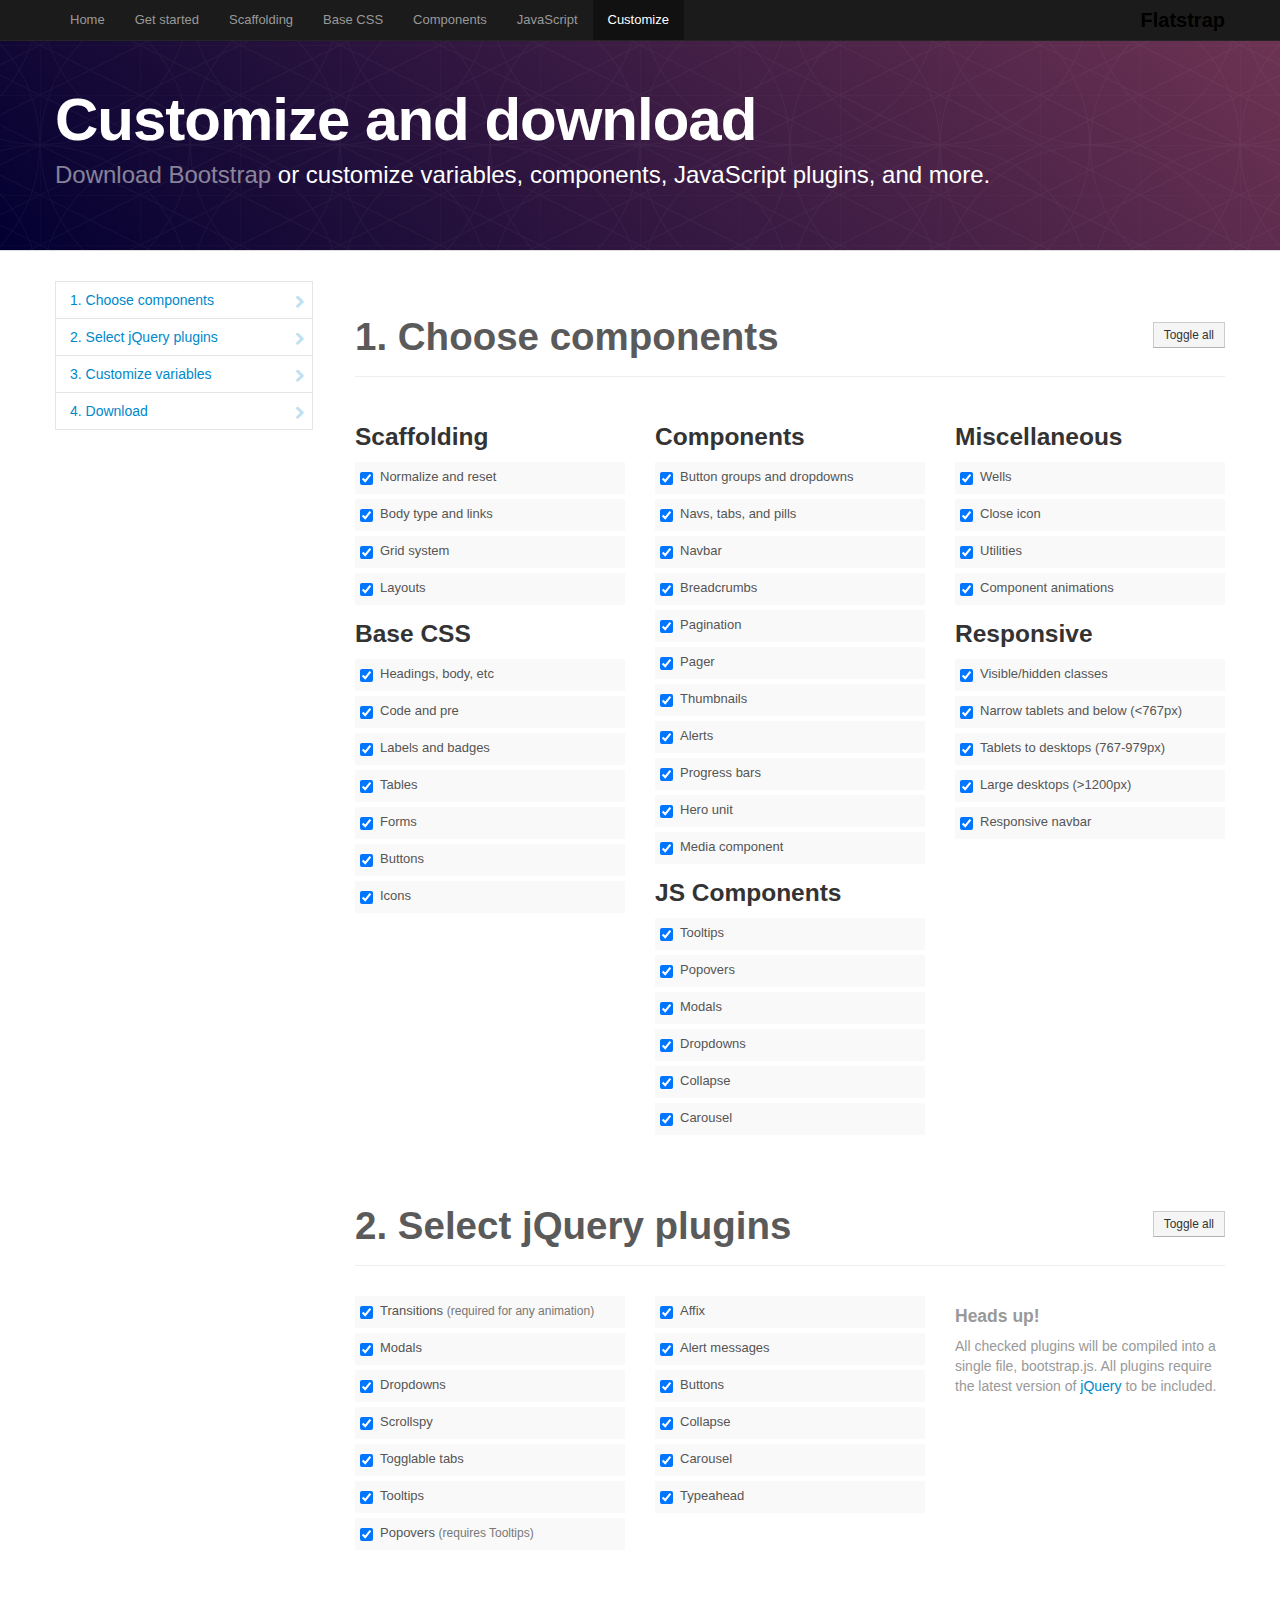
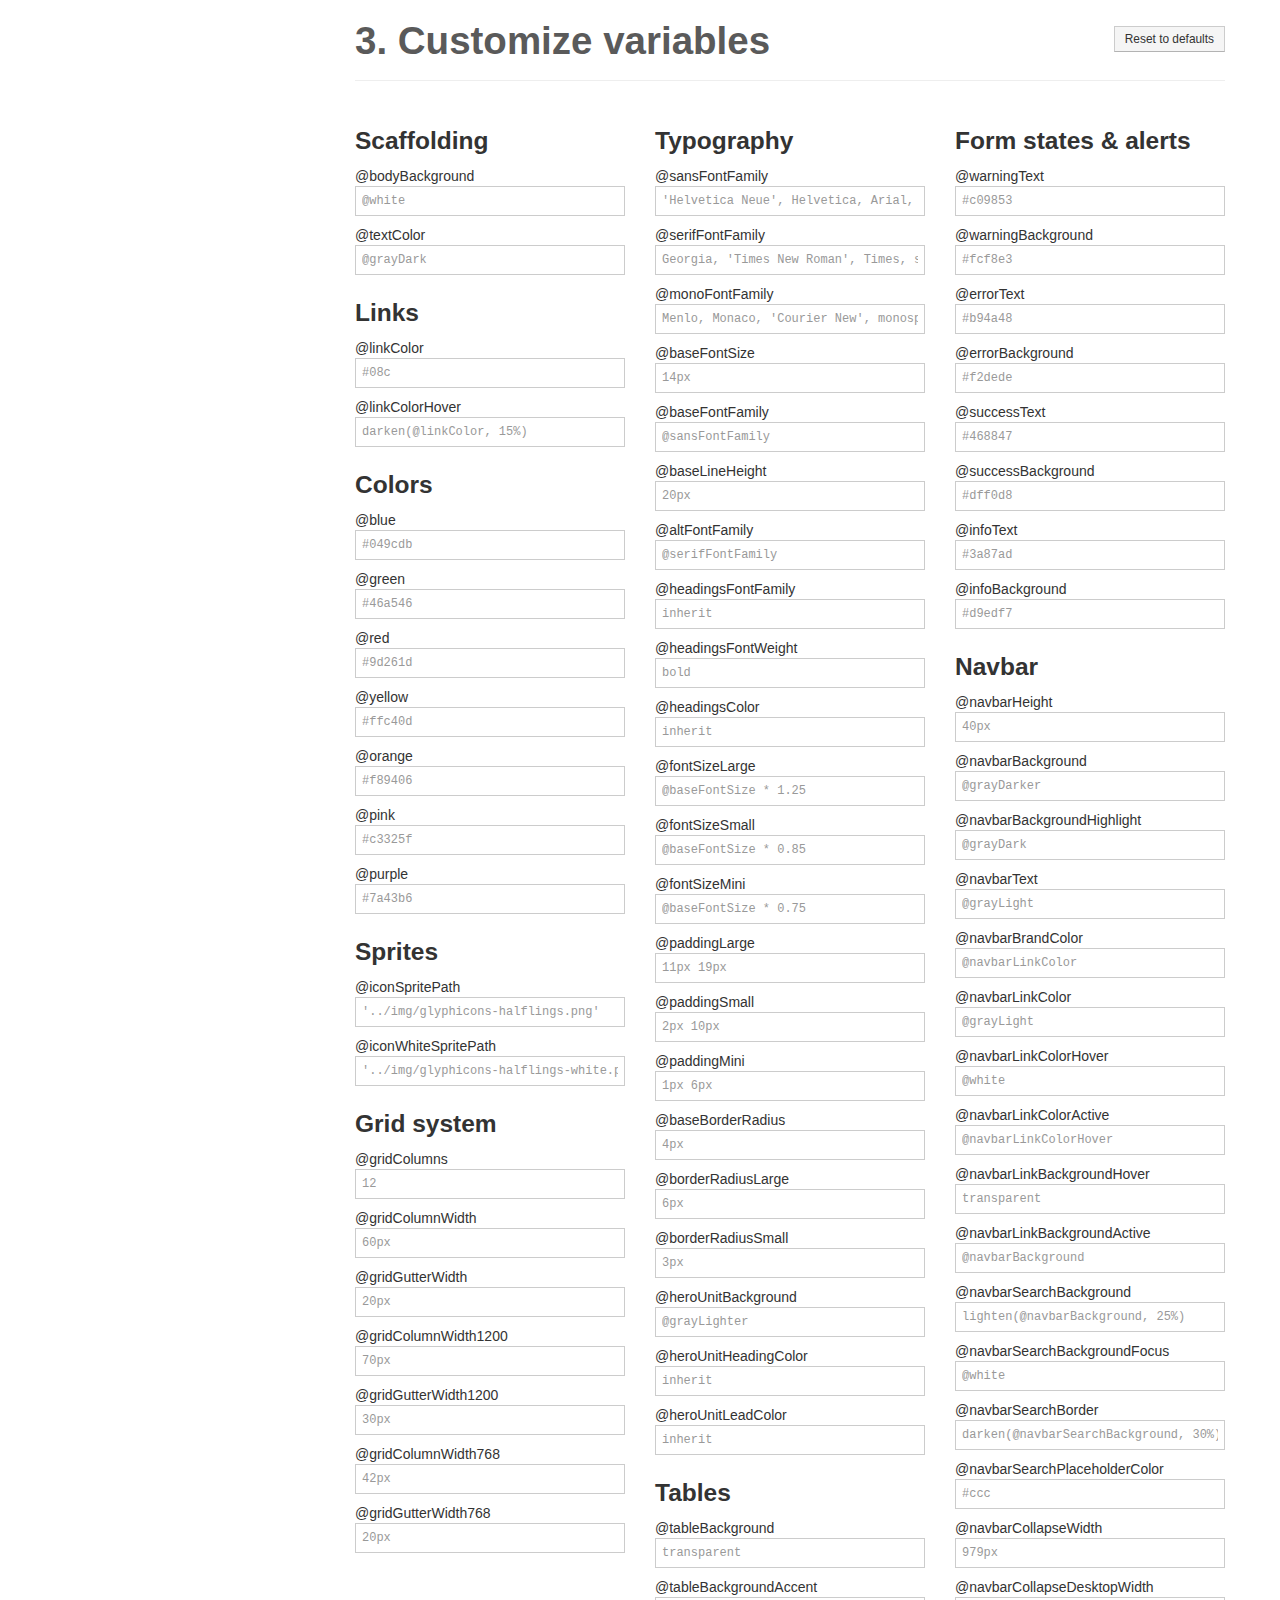
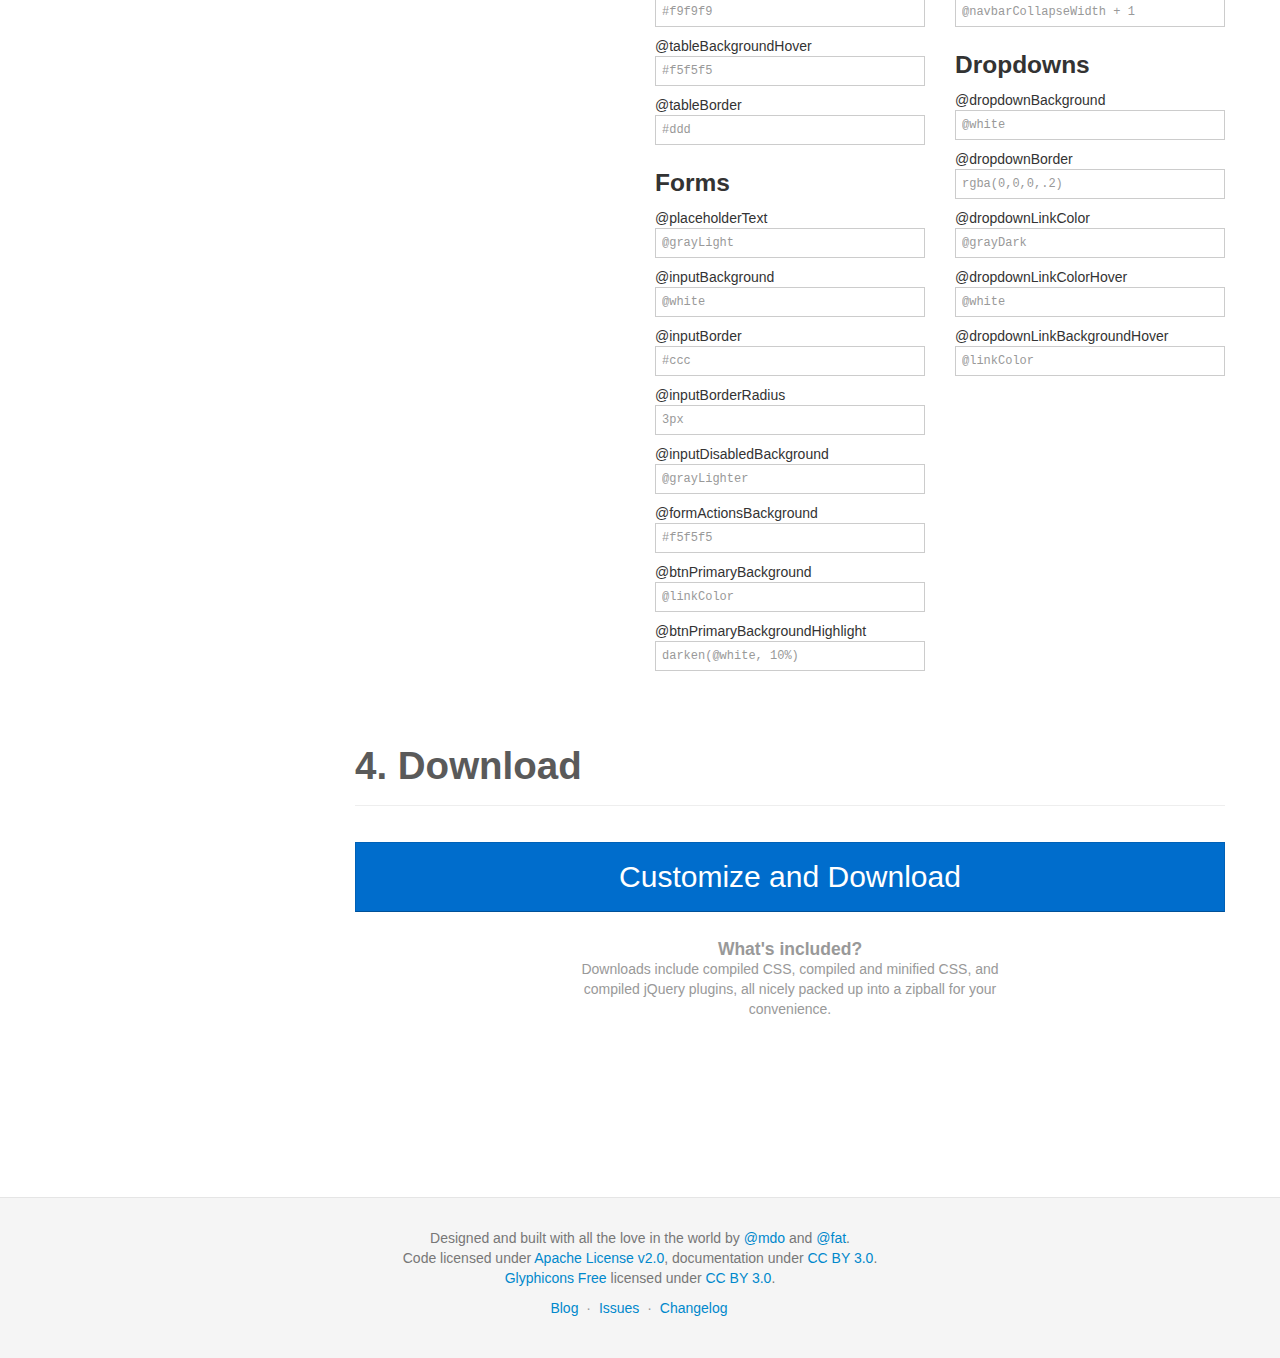
<file: static/flatstrap-master/customize.html>
<!DOCTYPE html>
<html lang="en">
  <head>
    <meta charset="utf-8">
    <title>Customize · Flatstrap</title>
    <meta name="viewport" content="width=device-width, initial-scale=1.0">
    <meta name="description" content="">
    <meta name="author" content="">

    <!-- Le styles -->
    <link href="assets/css/bootstrap.css" rel="stylesheet">
    <link href="assets/css/bootstrap-responsive.css" rel="stylesheet">
    <link href="assets/css/docs.css" rel="stylesheet">
    <link href="assets/js/google-code-prettify/prettify.css" rel="stylesheet">

    <!-- Le HTML5 shim, for IE6-8 support of HTML5 elements -->
    <!--[if lt IE 9]>
      <script src="assets/js/html5shiv.js"></script>
    <![endif]-->

    <!-- Le fav and touch icons -->
    <link rel="apple-touch-icon-precomposed" sizes="144x144" href="assets/ico/apple-touch-icon-144-precomposed.png">
    <link rel="apple-touch-icon-precomposed" sizes="114x114" href="assets/ico/apple-touch-icon-114-precomposed.png">
      <link rel="apple-touch-icon-precomposed" sizes="72x72" href="assets/ico/apple-touch-icon-72-precomposed.png">
                    <link rel="apple-touch-icon-precomposed" href="assets/ico/apple-touch-icon-57-precomposed.png">
                                   <link rel="shortcut icon" href="assets/ico/favicon.png">

    <script type="text/javascript">
      var _gaq = _gaq || [];
      _gaq.push(['_setAccount', 'UA-146052-10']);
      _gaq.push(['_trackPageview']);
      (function() {
        var ga = document.createElement('script'); ga.type = 'text/javascript'; ga.async = true;
        ga.src = ('https:' == document.location.protocol ? 'https://ssl' : 'http://www') + '.google-analytics.com/ga.js';
        var s = document.getElementsByTagName('script')[0]; s.parentNode.insertBefore(ga, s);
      })();
    </script>
  </head>

  <body data-spy="scroll" data-target=".bs-docs-sidebar">

    <!-- Navbar
    ================================================== -->
    <div class="navbar navbar-inverse navbar-fixed-top">
      <div class="navbar-inner">
        <div class="container">
          <button type="button" class="btn btn-navbar" data-toggle="collapse" data-target=".nav-collapse">
            <span class="icon-bar"></span>
            <span class="icon-bar"></span>
            <span class="icon-bar"></span>
          </button>
          <a class="brand" href="./index.html">Flatstrap</a>
          <div class="nav-collapse collapse">
            <ul class="nav">
              <li class="">
                <a href="./index.html">Home</a>
              </li>
              <li class="">
                <a href="./getting-started.html">Get started</a>
              </li>
              <li class="">
                <a href="./scaffolding.html">Scaffolding</a>
              </li>
              <li class="">
                <a href="./base-css.html">Base CSS</a>
              </li>
              <li class="">
                <a href="./components.html">Components</a>
              </li>
              <li class="">
                <a href="./javascript.html">JavaScript</a>
              </li>
              <li class="active">
                <a href="./customize.html">Customize</a>
              </li>
            </ul>
          </div>
        </div>
      </div>
    </div>

<!-- Masthead
================================================== -->
<header class="jumbotron subhead" id="overview">
  <div class="container">
    <h1>Customize and download</h1>
    <p class="lead"><a href="https://github.com/twitter/bootstrap/zipball/master">Download Bootstrap</a> or customize variables, components, JavaScript plugins, and more.</p>
  </div>
</header>


  <div class="container">

    <!-- Docs nav
    ================================================== -->
    <div class="row">
      <div class="span3 bs-docs-sidebar">
        <ul class="nav nav-list bs-docs-sidenav">
          <li><a href="#components"><i class="icon-chevron-right"></i> 1. Choose components</a></li>
          <li><a href="#plugins"><i class="icon-chevron-right"></i> 2. Select jQuery plugins</a></li>
          <li><a href="#variables"><i class="icon-chevron-right"></i> 3. Customize variables</a></li>
          <li><a href="#download"><i class="icon-chevron-right"></i> 4. Download</a></li>
        </ul>
      </div>
      <div class="span9">


        <!-- Customize form
        ================================================== -->
        <form>
          <section class="download" id="components">
            <div class="page-header">
              <a class="btn btn-small pull-right toggle-all" href="#">Toggle all</a>
              <h1>
                1. Choose components
              </h1>
            </div>
            <div class="row download-builder">
              <div class="span3">
                <h3>Scaffolding</h3>
                <label class="checkbox"><input checked="checked" type="checkbox" value="reset.less"> Normalize and reset</label>
                <label class="checkbox"><input checked="checked" type="checkbox" value="scaffolding.less"> Body type and links</label>
                <label class="checkbox"><input checked="checked" type="checkbox" value="grid.less"> Grid system</label>
                <label class="checkbox"><input checked="checked" type="checkbox" value="layouts.less"> Layouts</label>
                <h3>Base CSS</h3>
                <label class="checkbox"><input checked="checked" type="checkbox" value="type.less"> Headings, body, etc</label>
                <label class="checkbox"><input checked="checked" type="checkbox" value="code.less"> Code and pre</label>
                <label class="checkbox"><input checked="checked" type="checkbox" value="labels-badges.less"> Labels and badges</label>
                <label class="checkbox"><input checked="checked" type="checkbox" value="tables.less"> Tables</label>
                <label class="checkbox"><input checked="checked" type="checkbox" value="forms.less"> Forms</label>
                <label class="checkbox"><input checked="checked" type="checkbox" value="buttons.less"> Buttons</label>
                <label class="checkbox"><input checked="checked" type="checkbox" value="sprites.less"> Icons</label>
              </div><!-- /span -->
              <div class="span3">
                <h3>Components</h3>
                <label class="checkbox"><input checked="checked" type="checkbox" value="button-groups.less"> Button groups and dropdowns</label>
                <label class="checkbox"><input checked="checked" type="checkbox" value="navs.less"> Navs, tabs, and pills</label>
                <label class="checkbox"><input checked="checked" type="checkbox" value="navbar.less"> Navbar</label>
                <label class="checkbox"><input checked="checked" type="checkbox" value="breadcrumbs.less"> Breadcrumbs</label>
                <label class="checkbox"><input checked="checked" type="checkbox" value="pagination.less"> Pagination</label>
                <label class="checkbox"><input checked="checked" type="checkbox" value="pager.less"> Pager</label>
                <label class="checkbox"><input checked="checked" type="checkbox" value="thumbnails.less"> Thumbnails</label>
                <label class="checkbox"><input checked="checked" type="checkbox" value="alerts.less"> Alerts</label>
                <label class="checkbox"><input checked="checked" type="checkbox" value="progress-bars.less"> Progress bars</label>
                <label class="checkbox"><input checked="checked" type="checkbox" value="hero-unit.less"> Hero unit</label>
                <label class="checkbox"><input checked="checked" type="checkbox" value="media.less"> Media component</label>
                <h3>JS Components</h3>
                <label class="checkbox"><input checked="checked" type="checkbox" value="tooltip.less"> Tooltips</label>
                <label class="checkbox"><input checked="checked" type="checkbox" value="popovers.less"> Popovers</label>
                <label class="checkbox"><input checked="checked" type="checkbox" value="modals.less"> Modals</label>
                <label class="checkbox"><input checked="checked" type="checkbox" value="dropdowns.less"> Dropdowns</label>
                <label class="checkbox"><input checked="checked" type="checkbox" value="accordion.less"> Collapse</label>
                <label class="checkbox"><input checked="checked" type="checkbox" value="carousel.less"> Carousel</label>
              </div><!-- /span -->
              <div class="span3">
                <h3>Miscellaneous</h3>
                <label class="checkbox"><input checked="checked" type="checkbox" value="wells.less"> Wells</label>
                <label class="checkbox"><input checked="checked" type="checkbox" value="close.less"> Close icon</label>
                <label class="checkbox"><input checked="checked" type="checkbox" value="utilities.less"> Utilities</label>
                <label class="checkbox"><input checked="checked" type="checkbox" value="component-animations.less"> Component animations</label>
                <h3>Responsive</h3>
                <label class="checkbox"><input checked="checked" type="checkbox" value="responsive-utilities.less"> Visible/hidden classes</label>
                <label class="checkbox"><input checked="checked" type="checkbox" value="responsive-767px-max.less"> Narrow tablets and below (<767px)</label>
                <label class="checkbox"><input checked="checked" type="checkbox" value="responsive-768px-979px.less"> Tablets to desktops (767-979px)</label>
                <label class="checkbox"><input checked="checked" type="checkbox" value="responsive-1200px-min.less"> Large desktops (>1200px)</label>
                <label class="checkbox"><input checked="checked" type="checkbox" value="responsive-navbar.less"> Responsive navbar</label>
              </div><!-- /span -->
            </div><!-- /row -->
          </section>

          <section class="download" id="plugins">
            <div class="page-header">
              <a class="btn btn-small pull-right toggle-all" href="#">Toggle all</a>
              <h1>
                2. Select jQuery plugins
              </h1>
            </div>
            <div class="row download-builder">
              <div class="span3">
                <label class="checkbox">
                  <input type="checkbox" checked="true" value="bootstrap-transition.js">
                  Transitions <small>(required for any animation)</small>
                </label>
                <label class="checkbox">
                  <input type="checkbox" checked="true" value="bootstrap-modal.js">
                  Modals
                </label>
                <label class="checkbox">
                  <input type="checkbox" checked="true" value="bootstrap-dropdown.js">
                  Dropdowns
                </label>
                <label class="checkbox">
                  <input type="checkbox" checked="true" value="bootstrap-scrollspy.js">
                  Scrollspy
                </label>
                <label class="checkbox">
                  <input type="checkbox" checked="true" value="bootstrap-tab.js">
                  Togglable tabs
                </label>
                <label class="checkbox">
                  <input type="checkbox" checked="true" value="bootstrap-tooltip.js">
                  Tooltips
                </label>
                <label class="checkbox">
                  <input type="checkbox" checked="true" value="bootstrap-popover.js">
                  Popovers <small>(requires Tooltips)</small>
                </label>
              </div><!-- /span -->
              <div class="span3">
                <label class="checkbox">
                  <input type="checkbox" checked="true" value="bootstrap-affix.js">
                  Affix
                </label>
                <label class="checkbox">
                  <input type="checkbox" checked="true" value="bootstrap-alert.js">
                  Alert messages
                </label>
                <label class="checkbox">
                  <input type="checkbox" checked="true" value="bootstrap-button.js">
                  Buttons
                </label>
                <label class="checkbox">
                  <input type="checkbox" checked="true" value="bootstrap-collapse.js">
                  Collapse
                </label>
                <label class="checkbox">
                  <input type="checkbox" checked="true" value="bootstrap-carousel.js">
                  Carousel
                </label>
                <label class="checkbox">
                  <input type="checkbox" checked="true" value="bootstrap-typeahead.js">
                  Typeahead
                </label>
              </div><!-- /span -->
              <div class="span3">
                <h4 class="muted">Heads up!</h4>
                <p class="muted">All checked plugins will be compiled into a single file, bootstrap.js. All plugins require the latest version of <a href="http://jquery.com/" target="_blank">jQuery</a> to be included.</p>
              </div><!-- /span -->
            </div><!-- /row -->
          </section>


          <section class="download" id="variables">
            <div class="page-header">
              <a class="btn btn-small pull-right toggle-all" href="#">Reset to defaults</a>
              <h1>
                3. Customize variables
              </h1>
            </div>
            <div class="row download-builder">
              <div class="span3">
                <h3>Scaffolding</h3>
                <label>@bodyBackground</label>
                <input type="text" class="span3" placeholder="@white">
                <label>@textColor</label>
                <input type="text" class="span3" placeholder="@grayDark">

                <h3>Links</h3>
                <label>@linkColor</label>
                <input type="text" class="span3" placeholder="#08c">
                <label>@linkColorHover</label>
                <input type="text" class="span3" placeholder="darken(@linkColor, 15%)">
                <h3>Colors</h3>
                <label>@blue</label>
                <input type="text" class="span3" placeholder="#049cdb">
                <label>@green</label>
                <input type="text" class="span3" placeholder="#46a546">
                <label>@red</label>
                <input type="text" class="span3" placeholder="#9d261d">
                <label>@yellow</label>
                <input type="text" class="span3" placeholder="#ffc40d">
                <label>@orange</label>
                <input type="text" class="span3" placeholder="#f89406">
                <label>@pink</label>
                <input type="text" class="span3" placeholder="#c3325f">
                <label>@purple</label>
                <input type="text" class="span3" placeholder="#7a43b6">

                <h3>Sprites</h3>
                <label>@iconSpritePath</label>
                <input type="text" class="span3" placeholder="'../img/glyphicons-halflings.png'">
                <label>@iconWhiteSpritePath</label>
                <input type="text" class="span3" placeholder="'../img/glyphicons-halflings-white.png'">

                <h3>Grid system</h3>
                <label>@gridColumns</label>
                <input type="text" class="span3" placeholder="12">
                <label>@gridColumnWidth</label>
                <input type="text" class="span3" placeholder="60px">
                <label>@gridGutterWidth</label>
                <input type="text" class="span3" placeholder="20px">
                <label>@gridColumnWidth1200</label>
                <input type="text" class="span3" placeholder="70px">
                <label>@gridGutterWidth1200</label>
                <input type="text" class="span3" placeholder="30px">
                <label>@gridColumnWidth768</label>
                <input type="text" class="span3" placeholder="42px">
                <label>@gridGutterWidth768</label>
                <input type="text" class="span3" placeholder="20px">

              </div><!-- /span -->
              <div class="span3">

                <h3>Typography</h3>
                <label>@sansFontFamily</label>
                <input type="text" class="span3" placeholder="'Helvetica Neue', Helvetica, Arial, sans-serif">
                <label>@serifFontFamily</label>
                <input type="text" class="span3" placeholder="Georgia, 'Times New Roman', Times, serif">
                <label>@monoFontFamily</label>
                <input type="text" class="span3" placeholder="Menlo, Monaco, 'Courier New', monospace">

                <label>@baseFontSize</label>
                <input type="text" class="span3" placeholder="14px">
                <label>@baseFontFamily</label>
                <input type="text" class="span3" placeholder="@sansFontFamily">
                <label>@baseLineHeight</label>
                <input type="text" class="span3" placeholder="20px">

                <label>@altFontFamily</label>
                <input type="text" class="span3" placeholder="@serifFontFamily">
                <label>@headingsFontFamily</label>
                <input type="text" class="span3" placeholder="inherit">
                <label>@headingsFontWeight</label>
                <input type="text" class="span3" placeholder="bold">
                <label>@headingsColor</label>
                <input type="text" class="span3" placeholder="inherit">

                <label>@fontSizeLarge</label>
                <input type="text" class="span3" placeholder="@baseFontSize * 1.25">
                <label>@fontSizeSmall</label>
                <input type="text" class="span3" placeholder="@baseFontSize * 0.85">
                <label>@fontSizeMini</label>
                <input type="text" class="span3" placeholder="@baseFontSize * 0.75">

                <label>@paddingLarge</label>
                <input type="text" class="span3" placeholder="11px 19px">
                <label>@paddingSmall</label>
                <input type="text" class="span3" placeholder="2px 10px">
                <label>@paddingMini</label>
                <input type="text" class="span3" placeholder="1px 6px">

                <label>@baseBorderRadius</label>
                <input type="text" class="span3" placeholder="4px">
                <label>@borderRadiusLarge</label>
                <input type="text" class="span3" placeholder="6px">
                <label>@borderRadiusSmall</label>
                <input type="text" class="span3" placeholder="3px">

                <label>@heroUnitBackground</label>
                <input type="text" class="span3" placeholder="@grayLighter">
                <label>@heroUnitHeadingColor</label>
                <input type="text" class="span3" placeholder="inherit">
                <label>@heroUnitLeadColor</label>
                <input type="text" class="span3" placeholder="inherit">

                <h3>Tables</h3>
                <label>@tableBackground</label>
                <input type="text" class="span3" placeholder="transparent">
                <label>@tableBackgroundAccent</label>
                <input type="text" class="span3" placeholder="#f9f9f9">
                <label>@tableBackgroundHover</label>
                <input type="text" class="span3" placeholder="#f5f5f5">
                <label>@tableBorder</label>
                <input type="text" class="span3" placeholder="#ddd">

                <h3>Forms</h3>
                <label>@placeholderText</label>
                <input type="text" class="span3" placeholder="@grayLight">
                <label>@inputBackground</label>
                <input type="text" class="span3" placeholder="@white">
                <label>@inputBorder</label>
                <input type="text" class="span3" placeholder="#ccc">
                <label>@inputBorderRadius</label>
                <input type="text" class="span3" placeholder="3px">
                <label>@inputDisabledBackground</label>
                <input type="text" class="span3" placeholder="@grayLighter">
                <label>@formActionsBackground</label>
                <input type="text" class="span3" placeholder="#f5f5f5">
                <label>@btnPrimaryBackground</label>
                <input type="text" class="span3" placeholder="@linkColor">
                <label>@btnPrimaryBackgroundHighlight</label>
                <input type="text" class="span3" placeholder="darken(@white, 10%)">

              </div><!-- /span -->
              <div class="span3">

                <h3>Form states &amp; alerts</h3>
                <label>@warningText</label>
                <input type="text" class="span3" placeholder="#c09853">
                <label>@warningBackground</label>
                <input type="text" class="span3" placeholder="#fcf8e3">
                <label>@errorText</label>
                <input type="text" class="span3" placeholder="#b94a48">
                <label>@errorBackground</label>
                <input type="text" class="span3" placeholder="#f2dede">
                <label>@successText</label>
                <input type="text" class="span3" placeholder="#468847">
                <label>@successBackground</label>
                <input type="text" class="span3" placeholder="#dff0d8">
                <label>@infoText</label>
                <input type="text" class="span3" placeholder="#3a87ad">
                <label>@infoBackground</label>
                <input type="text" class="span3" placeholder="#d9edf7">

                <h3>Navbar</h3>
                <label>@navbarHeight</label>
                <input type="text" class="span3" placeholder="40px">
                <label>@navbarBackground</label>
                <input type="text" class="span3" placeholder="@grayDarker">
                <label>@navbarBackgroundHighlight</label>
                <input type="text" class="span3" placeholder="@grayDark">
                <label>@navbarText</label>
                <input type="text" class="span3" placeholder="@grayLight">
                <label>@navbarBrandColor</label>
                <input type="text" class="span3" placeholder="@navbarLinkColor">
                <label>@navbarLinkColor</label>
                <input type="text" class="span3" placeholder="@grayLight">
                <label>@navbarLinkColorHover</label>
                <input type="text" class="span3" placeholder="@white">
                <label>@navbarLinkColorActive</label>
                <input type="text" class="span3" placeholder="@navbarLinkColorHover">
                <label>@navbarLinkBackgroundHover</label>
                <input type="text" class="span3" placeholder="transparent">
                <label>@navbarLinkBackgroundActive</label>
                <input type="text" class="span3" placeholder="@navbarBackground">
                <label>@navbarSearchBackground</label>
                <input type="text" class="span3" placeholder="lighten(@navbarBackground, 25%)">
                <label>@navbarSearchBackgroundFocus</label>
                <input type="text" class="span3" placeholder="@white">
                <label>@navbarSearchBorder</label>
                <input type="text" class="span3" placeholder="darken(@navbarSearchBackground, 30%)">
                <label>@navbarSearchPlaceholderColor</label>
                <input type="text" class="span3" placeholder="#ccc">

                <label>@navbarCollapseWidth</label>
                <input type="text" class="span3" placeholder="979px">
                <label>@navbarCollapseDesktopWidth</label>
                <input type="text" class="span3" placeholder="@navbarCollapseWidth + 1">

                <h3>Dropdowns</h3>
                <label>@dropdownBackground</label>
                <input type="text" class="span3" placeholder="@white">
                <label>@dropdownBorder</label>
                <input type="text" class="span3" placeholder="rgba(0,0,0,.2)">
                <label>@dropdownLinkColor</label>
                <input type="text" class="span3" placeholder="@grayDark">
                <label>@dropdownLinkColorHover</label>
                <input type="text" class="span3" placeholder="@white">
                <label>@dropdownLinkBackgroundHover</label>
                <input type="text" class="span3" placeholder="@linkColor">
              </div><!-- /span -->
            </div><!-- /row -->
          </section>

          <section class="download" id="download">
            <div class="page-header">
              <h1>
                4. Download
              </h1>
            </div>
            <div class="download-btn">
              <a class="btn btn-primary" href="#" onclick="_gaq.push(['_trackEvent', 'Customize', 'Download', 'Customize and Download']);">Customize and Download</a>
              <h4>What's included?</h4>
              <p>Downloads include compiled CSS, compiled and minified CSS, and compiled jQuery plugins, all nicely packed up into a zipball for your convenience.</p>
            </div>
          </section><!-- /download -->
        </form>



      </div>
    </div>

  </div>



    <!-- Footer
    ================================================== -->
    <footer class="footer">
      <div class="container">
        <p>Designed and built with all the love in the world by <a href="http://twitter.com/mdo" target="_blank">@mdo</a> and <a href="http://twitter.com/fat" target="_blank">@fat</a>.</p>
        <p>Code licensed under <a href="http://www.apache.org/licenses/LICENSE-2.0" target="_blank">Apache License v2.0</a>, documentation under <a href="http://creativecommons.org/licenses/by/3.0/">CC BY 3.0</a>.</p>
        <p><a href="http://glyphicons.com">Glyphicons Free</a> licensed under <a href="http://creativecommons.org/licenses/by/3.0/">CC BY 3.0</a>.</p>
        <ul class="footer-links">
          <li><a href="http://blog.getbootstrap.com">Blog</a></li>
          <li class="muted">&middot;</li>
          <li><a href="https://github.com/twitter/bootstrap/issues?state=open">Issues</a></li>
          <li class="muted">&middot;</li>
          <li><a href="https://github.com/twitter/bootstrap/blob/master/CHANGELOG.md">Changelog</a></li>
        </ul>
      </div>
    </footer>



    <!-- Le javascript
    ================================================== -->
    <!-- Placed at the end of the document so the pages load faster -->
    <script type="text/javascript" src="http://platform.twitter.com/widgets.js"></script>
    <script src="assets/js/jquery.js"></script>
    <script src="assets/js/bootstrap-transition.js"></script>
    <script src="assets/js/bootstrap-alert.js"></script>
    <script src="assets/js/bootstrap-modal.js"></script>
    <script src="assets/js/bootstrap-dropdown.js"></script>
    <script src="assets/js/bootstrap-scrollspy.js"></script>
    <script src="assets/js/bootstrap-tab.js"></script>
    <script src="assets/js/bootstrap-tooltip.js"></script>
    <script src="assets/js/bootstrap-popover.js"></script>
    <script src="assets/js/bootstrap-button.js"></script>
    <script src="assets/js/bootstrap-collapse.js"></script>
    <script src="assets/js/bootstrap-carousel.js"></script>
    <script src="assets/js/bootstrap-typeahead.js"></script>
    <script src="assets/js/bootstrap-affix.js"></script>

    <script src="assets/js/holder/holder.js"></script>
    <script src="assets/js/google-code-prettify/prettify.js"></script>

    <script src="assets/js/application.js"></script>


    <!-- Analytics
    ================================================== -->
    <script>
      var _gauges = _gauges || [];
      (function() {
        var t   = document.createElement('script');
        t.type  = 'text/javascript';
        t.async = true;
        t.id    = 'gauges-tracker';
        t.setAttribute('data-site-id', '4f0dc9fef5a1f55508000013');
        t.src = '//secure.gaug.es/track.js';
        var s = document.getElementsByTagName('script')[0];
        s.parentNode.insertBefore(t, s);
      })();
    </script>

  </body>
</html>
</file>
<file: static/css/main.css>
.swagify-header {
    font-size : 100px !important;
    line-height: 100px;
}

div.swagify-form-div{

    padding-top: 150px;
}
form.swagify-form {

    width: 350px;
    margin: 0 auto !important;

}

h1.swagified {
    padding-top:50px;
}
input.phrase {

    display: block;
}

button.btn-block {
    width:300px;
    margin:0 auto;
}
div.swagify-buttons {
    padding-top: 20px;
}

p.footer {
    padding-top: 200px; /*I am bad at CSS. I'm no @taybenlor */
}


.dubstep {


}
</file>
<file: static/flatstrap-master/assets/js/google-code-prettify/prettify.css>
.com { color: #93a1a1; }
.lit { color: #195f91; }
.pun, .opn, .clo { color: #93a1a1; }
.fun { color: #dc322f; }
.str, .atv { color: #D14; }
.kwd, .prettyprint .tag { color: #1e347b; }
.typ, .atn, .dec, .var { color: teal; }
.pln { color: #48484c; }

.prettyprint {
  padding: 8px;
  background-color: #f7f7f9;
  border: 1px solid #e1e1e8;
}
.prettyprint.linenums {
  -webkit-box-shadow: inset 40px 0 0 #fbfbfc, inset 41px 0 0 #ececf0;
     -moz-box-shadow: inset 40px 0 0 #fbfbfc, inset 41px 0 0 #ececf0;
          box-shadow: inset 40px 0 0 #fbfbfc, inset 41px 0 0 #ececf0;
}

/* Specify class=linenums on a pre to get line numbering */
ol.linenums {
  margin: 0 0 0 33px; /* IE indents via margin-left */
}
ol.linenums li {
  padding-left: 12px;
  color: #bebec5;
  line-height: 20px;
  text-shadow: 0 1px 0 #fff;
}
</file>
<file: static/flatstrap-master/assets/css/docs.css>
/* Add additional stylesheets below
-------------------------------------------------- */
/*
  Bootstrap's documentation styles
  Special styles for presenting Bootstrap's documentation and examples
*/



/* Body and structure
-------------------------------------------------- */

body {
  position: relative;
  padding-top: 40px;
}

/* Code in headings */
h3 code {
  font-size: 14px;
  font-weight: normal;
}



/* Tweak navbar brand link to be super sleek
-------------------------------------------------- */

body > .navbar {
  font-size: 13px;
}

/* Change the docs' brand */
body > .navbar .brand {
  padding-right: 0;
  padding-left: 0;
  margin-left: 20px;
  float: right;
  font-weight: bold;
  color: #000;
  -webkit-transition: all .2s linear;
     -moz-transition: all .2s linear;
          transition: all .2s linear;
}
body > .navbar .brand:hover {
  text-decoration: none;
}


/* Sections
-------------------------------------------------- */

/* padding for in-page bookmarks and fixed navbar */
section {
  padding-top: 30px;
}
section > .page-header,
section > .lead {
  color: #5a5a5a;
}
section > ul li {
  margin-bottom: 5px;
}

/* Separators (hr) */
.bs-docs-separator {
  margin: 40px 0 39px;
}

/* Faded out hr */
hr.soften {
  height: 1px;
  margin: 70px 0;
  background-image: -webkit-linear-gradient(left, rgba(0,0,0,0), rgba(0,0,0,.1), rgba(0,0,0,0));
  background-image:    -moz-linear-gradient(left, rgba(0,0,0,0), rgba(0,0,0,.1), rgba(0,0,0,0));
  background-image:     -ms-linear-gradient(left, rgba(0,0,0,0), rgba(0,0,0,.1), rgba(0,0,0,0));
  background-image:      -o-linear-gradient(left, rgba(0,0,0,0), rgba(0,0,0,.1), rgba(0,0,0,0));
  border: 0;
}



/* Jumbotrons
-------------------------------------------------- */

/* Base class
------------------------- */
.jumbotron {
  position: relative;
  padding: 40px 0;
  color: #fff;
  text-align: center;
  background: #020031; /* Old browsers */
  background: -moz-linear-gradient(45deg,  #020031 0%, #6d3353 100%); /* FF3.6+ */
  background: -webkit-gradient(linear, left bottom, right top, color-stop(0%,#020031), color-stop(100%,#6d3353)); /* Chrome,Safari4+ */
  background: -webkit-linear-gradient(45deg,  #020031 0%,#6d3353 100%); /* Chrome10+,Safari5.1+ */
  background: -o-linear-gradient(45deg,  #020031 0%,#6d3353 100%); /* Opera 11.10+ */
  background: -ms-linear-gradient(45deg,  #020031 0%,#6d3353 100%); /* IE10+ */
  background: linear-gradient(45deg,  #020031 0%,#6d3353 100%); /* W3C */
  filter: progid:DXImageTransform.Microsoft.gradient( startColorstr='#020031', endColorstr='#6d3353',GradientType=1 ); /* IE6-9 fallback on horizontal gradient */
}
.jumbotron h1 {
  font-size: 80px;
  font-weight: bold;
  letter-spacing: -1px;
  line-height: 1;
}
.jumbotron p {
  font-size: 24px;
  font-weight: 300;
  line-height: 1.25;
  margin-bottom: 30px;
}

/* Link styles (used on .masthead-links as well) */
.jumbotron a {
  color: #fff;
  color: rgba(255,255,255,.5);
  -webkit-transition: all .2s ease-in-out;
     -moz-transition: all .2s ease-in-out;
          transition: all .2s ease-in-out;
}
.jumbotron a:hover {
  color: #fff;
}

/* Download button */
.masthead .btn {
  padding: 19px 24px;
  font-size: 24px;
  font-weight: 200;
  color: #fff; /* redeclare to override the `.jumbotron a` */
  border: 0;
  -webkit-transition: none;
     -moz-transition: none;
          transition: none;
}


/* Pattern overlay
------------------------- */
.jumbotron .container {
  position: relative;
  z-index: 2;
}
.jumbotron:after {
  content: '';
  display: block;
  position: absolute;
  top: 0;
  right: 0;
  bottom: 0;
  left: 0;
  background: url(../img/bs-docs-masthead-pattern.png) repeat center center;
  opacity: .4;
}
@media
only screen and (-webkit-min-device-pixel-ratio: 2),
only screen and (   min--moz-device-pixel-ratio: 2),
only screen and (     -o-min-device-pixel-ratio: 2/1) {

  .jumbotron:after {
    background-size: 150px 150px;
  }

}

/* Masthead (docs home)
------------------------- */
.masthead {
  padding: 70px 0 80px;
  margin-bottom: 0;
  color: #fff;
}
.masthead h1 {
  font-size: 120px;
  line-height: 1;
  letter-spacing: -2px;
}
.masthead p {
  font-size: 40px;
  font-weight: 200;
  line-height: 1.25;
}

/* Textual links in masthead */
.masthead-links {
  margin: 0;
  list-style: none;
}
.masthead-links li {
  display: inline;
  padding: 0 10px;
  color: rgba(255,255,255,.25);
}

/* Social proof buttons from GitHub & Twitter */
.bs-docs-social {
  padding: 15px 0;
  text-align: center;
  background-color: #f5f5f5;
  border-top: 1px solid #fff;
  border-bottom: 1px solid #ddd;
}

/* Quick links on Home */
.bs-docs-social-buttons {
  margin-left: 0;
  margin-bottom: 0;
  padding-left: 0;
  list-style: none;
}
.bs-docs-social-buttons li {
  display: inline-block;
  padding: 5px 8px;
  line-height: 1;
  *display: inline;
  *zoom: 1;
}

/* Subhead (other pages)
------------------------- */
.subhead {
  text-align: left;
  border-bottom: 1px solid #ddd;
}
.subhead h1 {
  font-size: 60px;
}
.subhead p {
  margin-bottom: 20px;
}
.subhead .navbar {
  display: none;
}



/* Marketing section of Overview
-------------------------------------------------- */

.marketing {
  text-align: center;
  color: #5a5a5a;
}
.marketing h1 {
  margin: 60px 0 10px;
  font-size: 60px;
  font-weight: 200;
  line-height: 1;
  letter-spacing: -1px;
}
.marketing h2 {
  font-weight: 200;
  margin-bottom: 5px;
}
.marketing p {
  font-size: 16px;
  line-height: 1.5;
}
.marketing .marketing-byline {
  margin-bottom: 40px;
  font-size: 20px;
  font-weight: 300;
  line-height: 1.25;
  color: #999;
}
.marketing-img {
  display: block;
  margin: 0 auto 30px;
  max-height: 145px;
}



/* Footer
-------------------------------------------------- */

.footer {
  text-align: center;
  padding: 30px 0;
  margin-top: 70px;
  border-top: 1px solid #e5e5e5;
  background-color: #f5f5f5;
}
.footer p {
  margin-bottom: 0;
  color: #777;
}
.footer-links {
  margin: 10px 0;
}
.footer-links li {
  display: inline;
  padding: 0 2px;
}
.footer-links li:first-child {
  padding-left: 0;
}



/* Special grid styles
-------------------------------------------------- */

.show-grid {
  margin-top: 10px;
  margin-bottom: 20px;
}
.show-grid [class*="span"] {
  background-color: #eee;
  text-align: center;
  min-height: 40px;
  line-height: 40px;
}
.show-grid [class*="span"]:hover {
  background-color: #ddd;
}
.show-grid .show-grid {
  margin-top: 0;
  margin-bottom: 0;
}
.show-grid .show-grid [class*="span"] {
  margin-top: 5px;
}
.show-grid [class*="span"] [class*="span"] {
  background-color: #ccc;
}
.show-grid [class*="span"] [class*="span"] [class*="span"] {
  background-color: #999;
}



/* Mini layout previews
-------------------------------------------------- */
.mini-layout {
  border: 1px solid #ddd;
}
.mini-layout,
.mini-layout .mini-layout-body,
.mini-layout.fluid .mini-layout-sidebar {
  height: 300px;
}
.mini-layout {
  margin-bottom: 20px;
  padding: 9px;
}
.mini-layout .mini-layout-body {
  background-color: #dceaf4;
  margin: 0 auto;
  width: 70%;
}
.mini-layout.fluid .mini-layout-sidebar,
.mini-layout.fluid .mini-layout-header,
.mini-layout.fluid .mini-layout-body {
  float: left;
}
.mini-layout.fluid .mini-layout-sidebar {
  background-color: #bbd8e9;
  width: 20%;
}
.mini-layout.fluid .mini-layout-body {
  width: 77.5%;
  margin-left: 2.5%;
}



/* Download page
-------------------------------------------------- */

.download .page-header {
  margin-top: 36px;
}
.page-header .toggle-all {
  margin-top: 5px;
}

/* Space out h3s when following a section */
.download h3 {
  margin-bottom: 5px;
}
.download-builder input + h3,
.download-builder .checkbox + h3 {
  margin-top: 9px;
}

/* Fields for variables */
.download-builder input[type=text] {
  margin-bottom: 9px;
  font-family: Menlo, Monaco, "Courier New", monospace;
  font-size: 12px;
  color: #d14;
}
.download-builder input[type=text]:focus {
  background-color: #fff;
}

/* Custom, larger checkbox labels */
.download .checkbox {
  padding: 6px 10px 6px 25px;
  font-size: 13px;
  line-height: 18px;
  color: #555;
  background-color: #f9f9f9;
  cursor: pointer;
}
.download .checkbox:hover {
  color: #333;
  background-color: #f5f5f5;
}
.download .checkbox small {
  font-size: 12px;
  color: #777;
}

/* Variables section */
#variables label {
  margin-bottom: 0;
}

/* Giant download button */
.download-btn {
  margin: 36px 0 108px;
}
#download p,
#download h4 {
  max-width: 50%;
  margin: 0 auto;
  color: #999;
  text-align: center;
}
#download h4 {
  margin-bottom: 0;
}
#download p {
  margin-bottom: 18px;
}
.download-btn .btn {
  display: block;
  width: auto;
  padding: 19px 24px;
  margin-bottom: 27px;
  font-size: 30px;
  line-height: 1;
  text-align: center;
}



/* Misc
-------------------------------------------------- */

/* Make tables spaced out a bit more */
h2 + table,
h3 + table,
h4 + table,
h2 + .row {
  margin-top: 5px;
}

/* Example sites showcase */
.example-sites {
  xmargin-left: 20px;
}
.example-sites img {
  max-width: 100%;
  margin: 0 auto;
}

.scrollspy-example {
  height: 200px;
  overflow: auto;
  position: relative;
}


/* Fake the :focus state to demo it */
.focused {
  border-color: rgba(82,168,236,.8);
  outline: 0;
}

/* For input sizes, make them display block */
.docs-input-sizes select,
.docs-input-sizes input[type=text] {
  display: block;
  margin-bottom: 9px;
}

/* Icons
------------------------- */
.the-icons {
  margin-left: 0;
  list-style: none;
}
.the-icons li {
  float: left;
  width: 25%;
  line-height: 25px;
}
.the-icons i:hover {
  background-color: rgba(255,0,0,.25);
}

/* Example page
------------------------- */
.bootstrap-examples h4 {
  margin: 10px 0 5px;
}
.bootstrap-examples p {
  font-size: 13px;
  line-height: 18px;
}
.bootstrap-examples .thumbnail {
  margin-bottom: 9px;
  background-color: #fff;
}



/* Bootstrap code examples
-------------------------------------------------- */

/* Base class */
.bs-docs-example {
  position: relative;
  margin: 15px 0;
  padding: 39px 19px 14px;
  *padding-top: 19px;
  background-color: #fff;
  border: 1px solid #ddd;
}

/* Echo out a label for the example */
.bs-docs-example:after {
  content: "Example";
  position: absolute;
  top: -1px;
  left: -1px;
  padding: 3px 7px;
  font-size: 12px;
  font-weight: bold;
  background-color: #f5f5f5;
  border: 1px solid #ddd;
  color: #9da0a4;
}

/* Remove spacing between an example and it's code */
.bs-docs-example + .prettyprint {
  margin-top: -20px;
  padding-top: 15px;
}

/* Tweak examples
------------------------- */
.bs-docs-example > p:last-child {
  margin-bottom: 0;
}
.bs-docs-example .table,
.bs-docs-example .progress,
.bs-docs-example .well,
.bs-docs-example .alert,
.bs-docs-example .hero-unit,
.bs-docs-example .pagination,
.bs-docs-example .navbar,
.bs-docs-example > .nav,
.bs-docs-example blockquote {
  margin-bottom: 5px;
}
.bs-docs-example .pagination {
  margin-top: 0;
}
.bs-navbar-top-example,
.bs-navbar-bottom-example {
  z-index: 1;
  padding: 0;
  height: 90px;
  overflow: hidden; /* cut the drop shadows off */
}
.bs-navbar-top-example .navbar-fixed-top,
.bs-navbar-bottom-example .navbar-fixed-bottom {
  margin-left: 0;
  margin-right: 0;
}
.bs-navbar-top-example:after {
  top: auto;
  bottom: -1px;
}
.bs-navbar-bottom-example .navbar {
  margin-bottom: 0;
}
form.bs-docs-example {
  padding-bottom: 19px;
}

/* Images */
.bs-docs-example-images img {
  margin: 10px;
  display: inline-block;
}

/* Tooltips */
.bs-docs-tooltip-examples {
  text-align: center;
  margin: 0 0 10px;
  list-style: none;
}
.bs-docs-tooltip-examples li {
  display: inline;
  padding: 0 10px;
}

/* Popovers */
.bs-docs-example-popover {
  padding-bottom: 24px;
  background-color: #f9f9f9;
}
.bs-docs-example-popover .popover {
  position: relative;
  display: block;
  float: left;
  width: 260px;
  margin: 20px;
}

/* Dropdowns */
.bs-docs-example-submenus {
  min-height: 180px;
}
.bs-docs-example-submenus > .pull-left + .pull-left {
  margin-left: 20px;
}
.bs-docs-example-submenus .dropup > .dropdown-menu,
.bs-docs-example-submenus .dropdown > .dropdown-menu {
  display: block;
  position: static;
  margin-bottom: 5px;
  *width: 180px;
}



/* Responsive docs
-------------------------------------------------- */

/* Utility classes table
------------------------- */
.responsive-utilities th small {
  display: block;
  font-weight: normal;
  color: #999;
}
.responsive-utilities tbody th {
  font-weight: normal;
}
.responsive-utilities td {
  text-align: center;
}
.responsive-utilities td.is-visible {
  color: #468847;
  background-color: #dff0d8 !important;
}
.responsive-utilities td.is-hidden {
  color: #ccc;
  background-color: #f9f9f9 !important;
}

/* Responsive tests
------------------------- */
.responsive-utilities-test {
  margin-top: 5px;
  margin-left: 0;
  list-style: none;
  overflow: hidden; /* clear floats */
}
.responsive-utilities-test li {
  position: relative;
  float: left;
  width: 25%;
  height: 43px;
  font-size: 14px;
  font-weight: bold;
  line-height: 43px;
  color: #999;
  text-align: center;
  border: 1px solid #ddd;
}
.responsive-utilities-test li + li {
  margin-left: 10px;
}
.responsive-utilities-test span {
  position: absolute;
  top:    -1px;
  left:   -1px;
  right:  -1px;
  bottom: -1px;
}
.responsive-utilities-test span {
  color: #468847;
  background-color: #dff0d8;
  border: 1px solid #d6e9c6;
}



/* Sidenav for Docs
-------------------------------------------------- */

.bs-docs-sidenav {
  width: 228px;
  margin: 30px 0 0;
  padding: 0;
  background-color: #fff;
}
.bs-docs-sidenav > li > a {
  display: block;
  width: 190px \9;
  margin: 0 0 -1px;
  padding: 8px 14px;
  border: 1px solid #e5e5e5;
}
.bs-docs-sidenav > .active > a {
  position: relative;
  z-index: 2;
  padding: 9px 15px;
  border: 0;
}
/* Chevrons */
.bs-docs-sidenav .icon-chevron-right {
  float: right;
  margin-top: 2px;
  margin-right: -6px;
  opacity: .25;
}
.bs-docs-sidenav > li > a:hover {
  background-color: #f5f5f5;
}
.bs-docs-sidenav a:hover .icon-chevron-right {
  opacity: .5;
}
.bs-docs-sidenav .active .icon-chevron-right,
.bs-docs-sidenav .active a:hover .icon-chevron-right {
  background-image: url(../img/glyphicons-halflings-white.png);
  opacity: 1;
}
.bs-docs-sidenav.affix {
  top: 40px;
}
.bs-docs-sidenav.affix-bottom {
  position: absolute;
  top: auto;
  bottom: 270px;
}




/* Responsive
-------------------------------------------------- */

/* Desktop large
------------------------- */
@media (min-width: 1200px) {
  .bs-docs-container {
    max-width: 970px;
  }
  .bs-docs-sidenav {
    width: 258px;
  }
  .bs-docs-sidenav > li > a {
    width: 230px \9; /* Override the previous IE8-9 hack */
  }
}

/* Desktop
------------------------- */
@media (max-width: 980px) {
  /* Unfloat brand */
  body > .navbar-fixed-top .brand {
    float: left;
    margin-left: 0;
    padding-left: 10px;
    padding-right: 10px;
  }

  /* Inline-block quick links for more spacing */
  .quick-links li {
    display: inline-block;
    margin: 5px;
  }

  /* When affixed, space properly */
  .bs-docs-sidenav {
    top: 0;
    width: 218px;
    margin-top: 30px;
    margin-right: 0;
  }
}

/* Tablet to desktop
------------------------- */
@media (min-width: 768px) and (max-width: 979px) {
  /* Remove any padding from the body */
  body {
    padding-top: 0;
  }
  /* Widen masthead and social buttons to fill body padding */
  .jumbotron {
    margin-top: -20px; /* Offset bottom margin on .navbar */
  }
  /* Adjust sidenav width */
  .bs-docs-sidenav {
    width: 166px;
    margin-top: 20px;
  }
  .bs-docs-sidenav.affix {
    top: 0;
  }
}

/* Tablet
------------------------- */
@media (max-width: 767px) {
  /* Remove any padding from the body */
  body {
    padding-top: 0;
  }

  /* Widen masthead and social buttons to fill body padding */
  .jumbotron {
    padding: 40px 20px;
    margin-top:   -20px; /* Offset bottom margin on .navbar */
    margin-right: -20px;
    margin-left:  -20px;
  }
  .masthead h1 {
    font-size: 90px;
  }
  .masthead p,
  .masthead .btn {
    font-size: 24px;
  }
  .marketing .span4 {
    margin-bottom: 40px;
  }
  .bs-docs-social {
    margin: 0 -20px;
  }

  /* Space out the show-grid examples */
  .show-grid [class*="span"] {
    margin-bottom: 5px;
  }

  /* Sidenav */
  .bs-docs-sidenav {
    width: auto;
    margin-bottom: 20px;
  }
  .bs-docs-sidenav.affix {
    position: static;
    width: auto;
    top: 0;
  }

  /* Unfloat the back to top link in footer */
  .footer {
    margin-left: -20px;
    margin-right: -20px;
    padding-left: 20px;
    padding-right: 20px;
  }
  .footer p {
    margin-bottom: 9px;
  }
}

/* Landscape phones
------------------------- */
@media (max-width: 480px) {
  /* Remove padding above jumbotron */
  body {
    padding-top: 0;
  }

  /* Change up some type stuff */
  h2 small {
    display: block;
  }

  /* Downsize the jumbotrons */
  .jumbotron h1 {
    font-size: 45px;
  }
  .jumbotron p,
  .jumbotron .btn {
    font-size: 18px;
  }
  .jumbotron .btn {
    display: block;
    margin: 0 auto;
  }

  /* center align subhead text like the masthead */
  .subhead h1,
  .subhead p {
    text-align: center;
  }

  /* Marketing on home */
  .marketing h1 {
    font-size: 30px;
  }
  .marketing-byline {
    font-size: 18px;
  }

  /* center example sites */
  .example-sites {
    margin-left: 0;
  }
  .example-sites > li {
    float: none;
    display: block;
    max-width: 280px;
    margin: 0 auto 18px;
    text-align: center;
  }
  .example-sites .thumbnail > img {
    max-width: 270px;
  }

  /* Do our best to make tables work in narrow viewports */
  table code {
    white-space: normal;
    word-wrap: break-word;
    word-break: break-all;
  }

  /* Examples: dropdowns */
  .bs-docs-example-submenus > .pull-left {
    float: none;
    clear: both;
  }
  .bs-docs-example-submenus > .pull-left,
  .bs-docs-example-submenus > .pull-left + .pull-left {
    margin-left: 0;
  }
  .bs-docs-example-submenus p {
    margin-bottom: 0;
  }
  .bs-docs-example-submenus .dropup > .dropdown-menu,
  .bs-docs-example-submenus .dropdown > .dropdown-menu {
    margin-bottom: 10px;
    float: none;
    max-width: 180px;
  }

  /* Examples: modal */
  .modal-example .modal {
    position: relative;
    top: auto;
    right: auto;
    bottom: auto;
    left: auto;
  }

  /* Tighten up footer */
  .footer {
    padding-top: 20px;
    padding-bottom: 20px;
  }
}
</file>
<file: static/flatstrap-master/assets/js/tests/vendor/qunit.css>
/**
 * QUnit - A JavaScript Unit Testing Framework
 *
 * http://docs.jquery.com/QUnit
 *
 * Copyright (c) 2012 John Resig, Jörn Zaefferer
 * Dual licensed under the MIT (MIT-LICENSE.txt)
 * or GPL (GPL-LICENSE.txt) licenses.
 */

/** Font Family and Sizes */

#qunit-tests, #qunit-header, #qunit-banner, #qunit-testrunner-toolbar, #qunit-userAgent, #qunit-testresult {
	font-family: "Helvetica Neue Light", "HelveticaNeue-Light", "Helvetica Neue", Calibri, Helvetica, Arial, sans-serif;
}

#qunit-testrunner-toolbar, #qunit-userAgent, #qunit-testresult, #qunit-tests li { font-size: small; }
#qunit-tests { font-size: smaller; }


/** Resets */

#qunit-tests, #qunit-tests ol, #qunit-header, #qunit-banner, #qunit-userAgent, #qunit-testresult {
	margin: 0;
	padding: 0;
}


/** Header */

#qunit-header {
	padding: 0.5em 0 0.5em 1em;

	color: #8699a4;
	background-color: #0d3349;

	font-size: 1.5em;
	line-height: 1em;
	font-weight: normal;

	border-radius: 15px 15px 0 0;
	-moz-border-radius: 15px 15px 0 0;
	-webkit-border-top-right-radius: 15px;
	-webkit-border-top-left-radius: 15px;
}

#qunit-header a {
	text-decoration: none;
	color: #c2ccd1;
}

#qunit-header a:hover,
#qunit-header a:focus {
	color: #fff;
}

#qunit-banner {
	height: 5px;
}

#qunit-testrunner-toolbar {
	padding: 0.5em 0 0.5em 2em;
	color: #5E740B;
	background-color: #eee;
}

#qunit-userAgent {
	padding: 0.5em 0 0.5em 2.5em;
	background-color: #2b81af;
	color: #fff;
	text-shadow: rgba(0, 0, 0, 0.5) 2px 2px 1px;
}


/** Tests: Pass/Fail */

#qunit-tests {
	list-style-position: inside;
}

#qunit-tests li {
	padding: 0.4em 0.5em 0.4em 2.5em;
	border-bottom: 1px solid #fff;
	list-style-position: inside;
}

#qunit-tests.hidepass li.pass, #qunit-tests.hidepass li.running  {
	display: none;
}

#qunit-tests li strong {
	cursor: pointer;
}

#qunit-tests li a {
	padding: 0.5em;
	color: #c2ccd1;
	text-decoration: none;
}
#qunit-tests li a:hover,
#qunit-tests li a:focus {
	color: #000;
}

#qunit-tests ol {
	margin-top: 0.5em;
	padding: 0.5em;

	background-color: #fff;

	border-radius: 15px;
	-moz-border-radius: 15px;
	-webkit-border-radius: 15px;

	box-shadow: inset 0px 2px 13px #999;
	-moz-box-shadow: inset 0px 2px 13px #999;
	-webkit-box-shadow: inset 0px 2px 13px #999;
}

#qunit-tests table {
	border-collapse: collapse;
	margin-top: .2em;
}

#qunit-tests th {
	text-align: right;
	vertical-align: top;
	padding: 0 .5em 0 0;
}

#qunit-tests td {
	vertical-align: top;
}

#qunit-tests pre {
	margin: 0;
	white-space: pre-wrap;
	word-wrap: break-word;
}

#qunit-tests del {
	background-color: #e0f2be;
	color: #374e0c;
	text-decoration: none;
}

#qunit-tests ins {
	background-color: #ffcaca;
	color: #500;
	text-decoration: none;
}

/*** Test Counts */

#qunit-tests b.counts                       { color: black; }
#qunit-tests b.passed                       { color: #5E740B; }
#qunit-tests b.failed                       { color: #710909; }

#qunit-tests li li {
	margin: 0.5em;
	padding: 0.4em 0.5em 0.4em 0.5em;
	background-color: #fff;
	border-bottom: none;
	list-style-position: inside;
}

/*** Passing Styles */

#qunit-tests li li.pass {
	color: #5E740B;
	background-color: #fff;
	border-left: 26px solid #C6E746;
}

#qunit-tests .pass                          { color: #528CE0; background-color: #D2E0E6; }
#qunit-tests .pass .test-name               { color: #366097; }

#qunit-tests .pass .test-actual,
#qunit-tests .pass .test-expected           { color: #999999; }

#qunit-banner.qunit-pass                    { background-color: #C6E746; }

/*** Failing Styles */

#qunit-tests li li.fail {
	color: #710909;
	background-color: #fff;
	border-left: 26px solid #EE5757;
	white-space: pre;
}

#qunit-tests > li:last-child {
	border-radius: 0 0 15px 15px;
	-moz-border-radius: 0 0 15px 15px;
	-webkit-border-bottom-right-radius: 15px;
	-webkit-border-bottom-left-radius: 15px;
}

#qunit-tests .fail                          { color: #000000; background-color: #EE5757; }
#qunit-tests .fail .test-name,
#qunit-tests .fail .module-name             { color: #000000; }

#qunit-tests .fail .test-actual             { color: #EE5757; }
#qunit-tests .fail .test-expected           { color: green;   }

#qunit-banner.qunit-fail                    { background-color: #EE5757; }


/** Result */

#qunit-testresult {
	padding: 0.5em 0.5em 0.5em 2.5em;

	color: #2b81af;
	background-color: #D2E0E6;

	border-bottom: 1px solid white;
}

/** Fixture */

#qunit-fixture {
	position: absolute;
	top: -10000px;
	left: -10000px;
}

/** Runoff */

#qunit-fixture {
  display:none;
}
</file>
